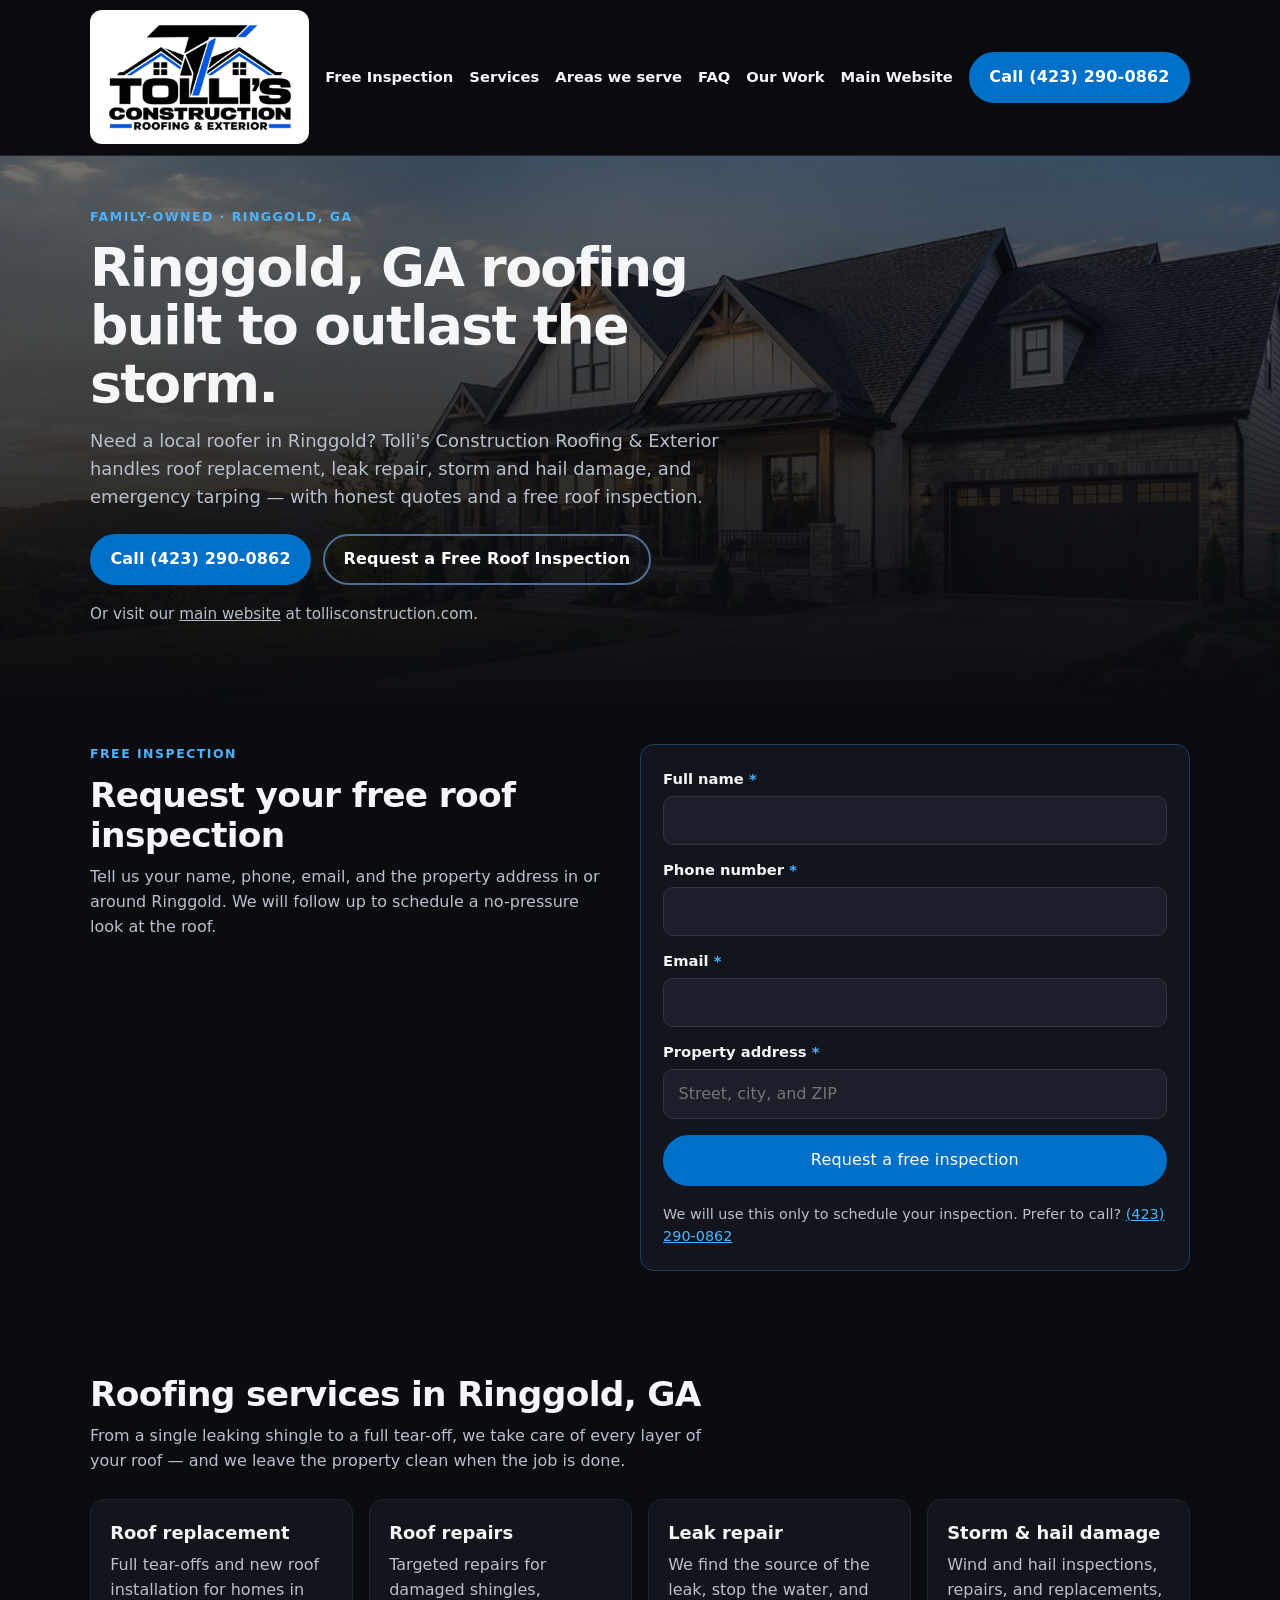
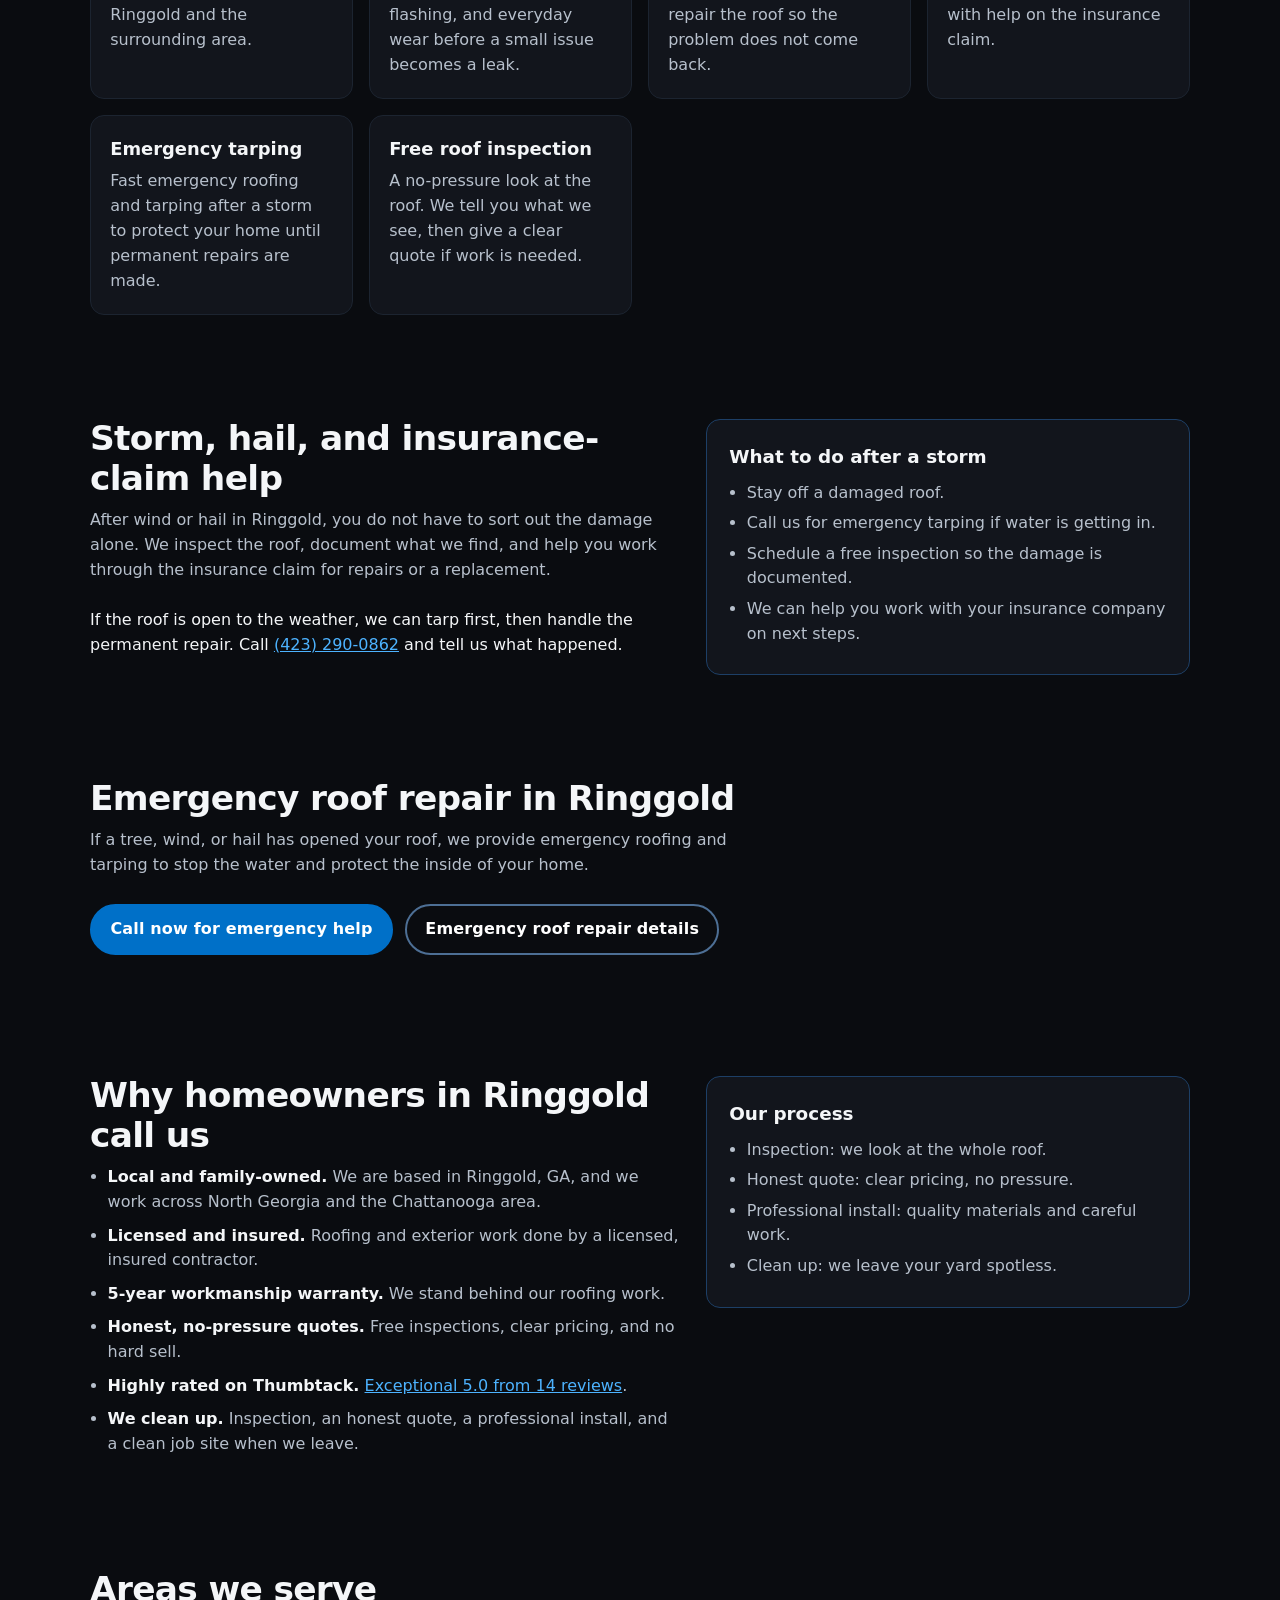
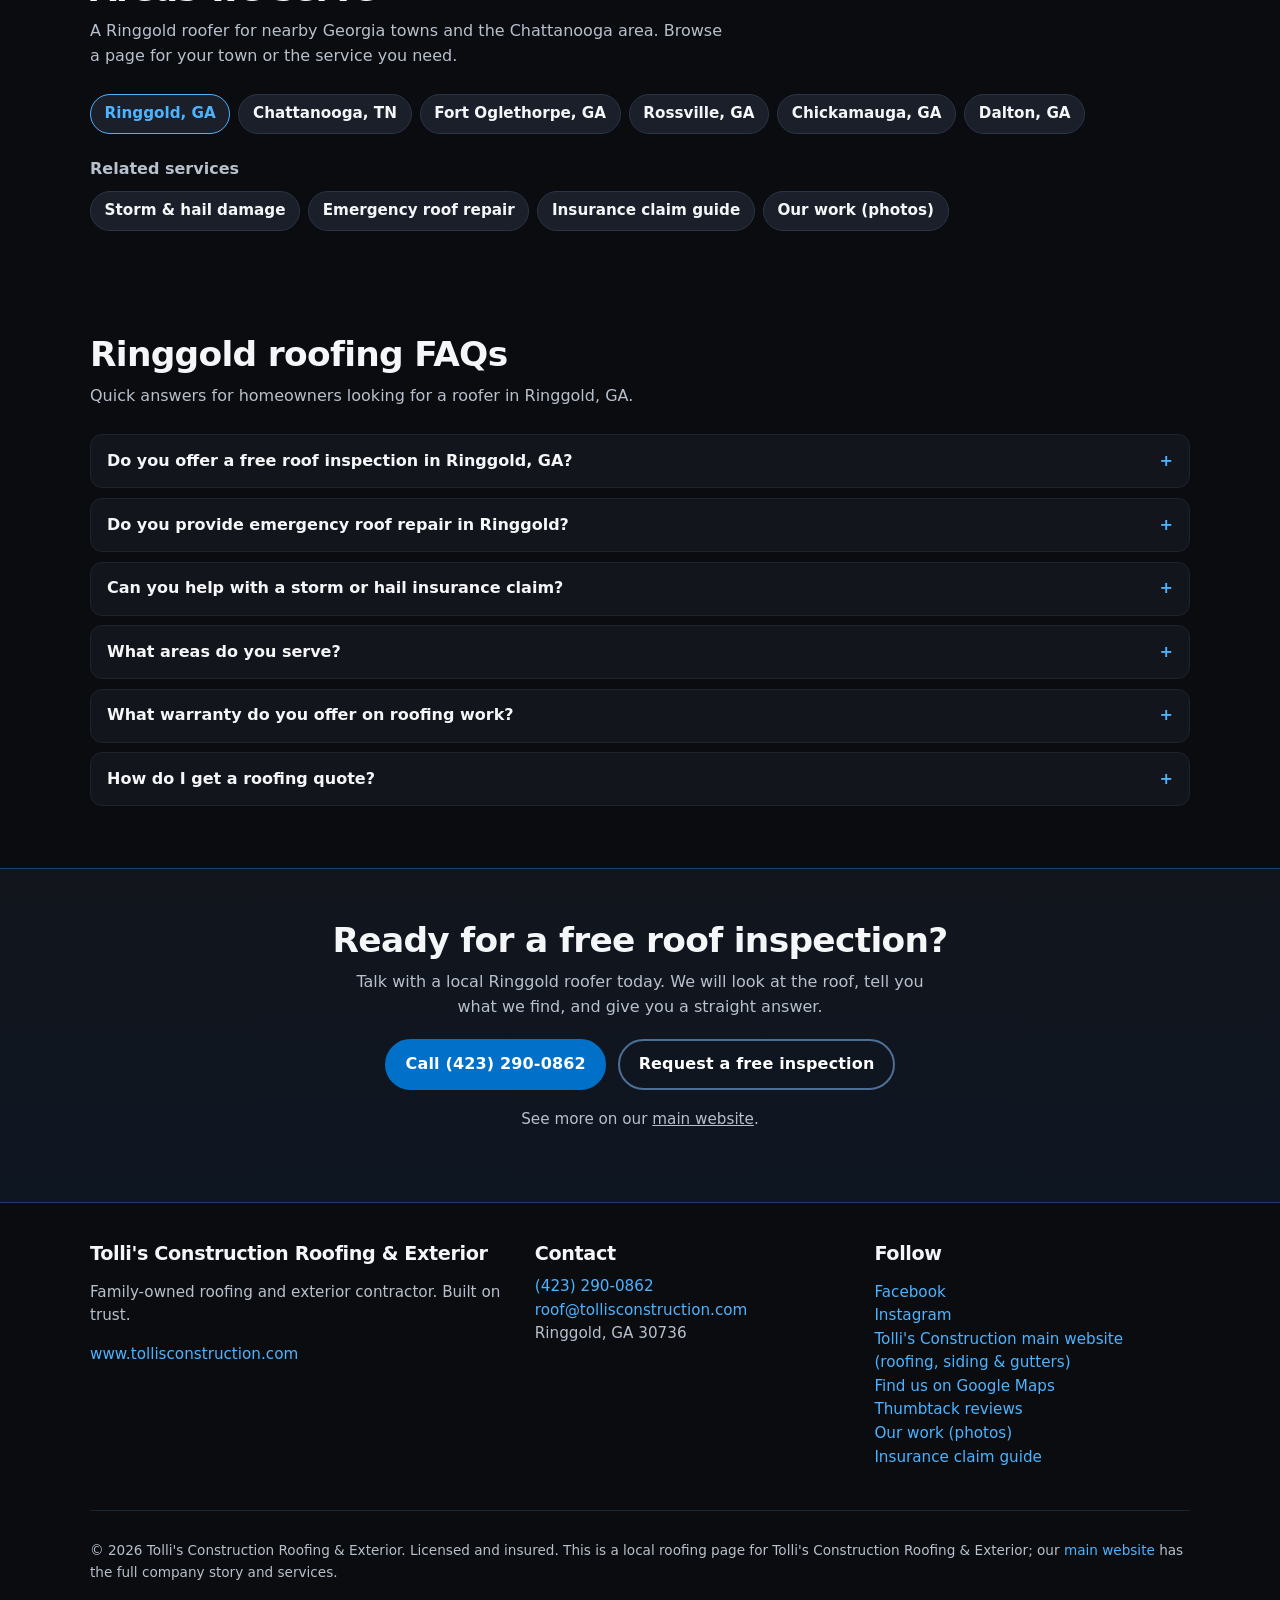
<file: index.html>
<!DOCTYPE html>
<html lang="en">
<head>
  <meta charset="utf-8">
  <meta name="viewport" content="width=device-width, initial-scale=1">
  <title>Ringgold GA Roofing | Roofer &amp; Emergency Roof Repair | Tolli's Construction Roofing &amp; Exterior</title>
  <meta name="description" content="Local Ringgold, GA roofing company for roof replacement, leak repair, storm and hail damage, and emergency tarping. Free roof inspection. Call Tolli's Construction at (423) 290-0862.">
  <link rel="canonical" href="https://tollisexcavation-lang.github.io/ringgold-roofing/">
  <meta name="robots" content="index,follow">
  <meta name="geo.region" content="US-GA">
  <meta name="geo.placename" content="Ringgold, Georgia">
  <meta property="og:type" content="website">
  <meta property="og:site_name" content="Tolli's Construction Roofing &amp; Exterior">
  <meta property="og:title" content="Ringgold GA Roofing | Roofer &amp; Emergency Roof Repair | Tolli's Construction Roofing &amp; Exterior">
  <meta property="og:description" content="Local Ringgold roofer for replacements, leak repair, storm damage, and emergency tarping. Free roof inspection. Call (423) 290-0862.">
  <meta property="og:url" content="https://tollisexcavation-lang.github.io/ringgold-roofing/">
  <meta property="og:image" content="https://tollisexcavation-lang.github.io/ringgold-roofing/assets/og.jpg">
  <meta property="og:image:width" content="1200">
  <meta property="og:image:height" content="630">
  <meta property="og:locale" content="en_US">
  <meta name="twitter:card" content="summary_large_image">
  <meta name="twitter:title" content="Ringgold GA Roofing | Tolli's Construction Roofing &amp; Exterior">
  <meta name="twitter:description" content="Local Ringgold roofer for replacements, leak repair, storm damage, and emergency tarping. Free roof inspection. Call (423) 290-0862.">
  <meta name="twitter:image" content="https://tollisexcavation-lang.github.io/ringgold-roofing/assets/og.jpg">
  <meta name="theme-color" content="#0a0c10">
  <link rel="icon" href="assets/favicon.ico" sizes="any">
  <link rel="icon" type="image/png" sizes="32x32" href="assets/favicon-32.png">
  <link rel="apple-touch-icon" href="assets/apple-touch-icon.png">
  <link rel="preload" as="image" href="assets/logo.webp" type="image/webp">
  <link rel="stylesheet" href="styles.css">
  <script type="application/ld+json">
{
  "@context": "https://schema.org",
  "@graph": [
    {
      "@type": "RoofingContractor",
      "@id": "https://www.tollisconstruction.com/#business",
      "name": "Tolli's Construction Roofing & Exterior",
      "alternateName": [
        "Tollis Construction",
        "Tollis Construction Roofing & Exterior"
      ],
      "url": "https://www.tollisconstruction.com",
      "image": "https://tollisexcavation-lang.github.io/ringgold-roofing/assets/logo.png",
      "logo": "https://tollisexcavation-lang.github.io/ringgold-roofing/assets/logo.png",
      "telephone": "+1-423-290-0862",
      "email": "roof@tollisconstruction.com",
      "address": {
        "@type": "PostalAddress",
        "addressLocality": "Ringgold",
        "addressRegion": "GA",
        "postalCode": "30736",
        "addressCountry": "US"
      },
      "areaServed": [
        {
          "@type": "City",
          "name": "Ringgold",
          "addressRegion": "GA"
        },
        {
          "@type": "City",
          "name": "Fort Oglethorpe",
          "addressRegion": "GA"
        },
        {
          "@type": "City",
          "name": "Rossville",
          "addressRegion": "GA"
        },
        {
          "@type": "City",
          "name": "Chickamauga",
          "addressRegion": "GA"
        },
        {
          "@type": "City",
          "name": "Dalton",
          "addressRegion": "GA"
        },
        {
          "@type": "City",
          "name": "Chattanooga",
          "addressRegion": "TN"
        }
      ],
      "description": "Family-owned roofing and exterior contractor in Ringgold, GA. Roof replacement, repairs, leak repair, storm and hail damage with insurance-claim help, and emergency tarping for Ringgold, Fort Oglethorpe, Rossville, Chickamauga, Dalton, and the Chattanooga area.",
      "sameAs": [
        "https://www.tollisconstruction.com",
        "https://maps.google.com/?cid=13175790418968073595",
        "https://www.facebook.com/people/Tollis-Construction-Roofing-Exterior/61579625409504/",
        "https://www.instagram.com/tollisconstruction/",
        "https://www.thumbtack.com/ga/ringgold/roofing/tollis-construction/service/579977442188017668"
      ],
      "hasOfferCatalog": {
        "@type": "OfferCatalog",
        "name": "Roofing services",
        "itemListElement": [
          {
            "@type": "Offer",
            "itemOffered": {
              "@type": "Service",
              "name": "Roof replacement"
            }
          },
          {
            "@type": "Offer",
            "itemOffered": {
              "@type": "Service",
              "name": "Roof repair"
            }
          },
          {
            "@type": "Offer",
            "itemOffered": {
              "@type": "Service",
              "name": "Roof leak repair"
            }
          },
          {
            "@type": "Offer",
            "itemOffered": {
              "@type": "Service",
              "name": "Storm and hail damage repair"
            }
          },
          {
            "@type": "Offer",
            "itemOffered": {
              "@type": "Service",
              "name": "Emergency roof tarping"
            }
          },
          {
            "@type": "Offer",
            "itemOffered": {
              "@type": "Service",
              "name": "Free roof inspection"
            }
          }
        ]
      },
      "hasMap": "https://maps.google.com/?cid=13175790418968073595"
    },
    {
      "@type": "WebPage",
      "@id": "https://tollisexcavation-lang.github.io/ringgold-roofing/#webpage",
      "url": "https://tollisexcavation-lang.github.io/ringgold-roofing/",
      "name": "Ringgold GA Roofing | Roofer & Emergency Roof Repair | Tolli's Construction Roofing & Exterior",
      "description": "Local Ringgold, GA roofing company for roof replacement, leak repair, storm and hail damage, and emergency tarping. Free roof inspection. Call Tolli's Construction at (423) 290-0862.",
      "isPartOf": {
        "@id": "https://www.tollisconstruction.com"
      },
      "about": {
        "@id": "https://www.tollisconstruction.com/#business"
      },
      "primaryImageOfPage": {
        "@type": "ImageObject",
        "url": "https://tollisexcavation-lang.github.io/ringgold-roofing/assets/og.jpg"
      }
    },
    {
      "@type": "FAQPage",
      "@id": "https://tollisexcavation-lang.github.io/ringgold-roofing/#faq",
      "mainEntity": [
        {
          "@type": "Question",
          "name": "Do you offer a free roof inspection in Ringgold, GA?",
          "acceptedAnswer": {
            "@type": "Answer",
            "text": "Yes. Fill out the form on this page, call (423) 290-0862, or email roof@tollisconstruction.com to schedule a free roof inspection."
          }
        },
        {
          "@type": "Question",
          "name": "Do you provide emergency roof repair in Ringgold?",
          "acceptedAnswer": {
            "@type": "Answer",
            "text": "Yes. We provide emergency roofing and tarping to stop leaks after wind and hail, then we can repair or replace the damaged roof."
          }
        },
        {
          "@type": "Question",
          "name": "Can you help with a storm or hail insurance claim?",
          "acceptedAnswer": {
            "@type": "Answer",
            "text": "Yes. We help homeowners document storm and hail damage and work through the insurance claim process for roof repairs and replacements."
          }
        },
        {
          "@type": "Question",
          "name": "What areas do you serve?",
          "acceptedAnswer": {
            "@type": "Answer",
            "text": "We are based in Ringgold, GA and serve Ringgold, Fort Oglethorpe, Rossville, Chickamauga, Dalton, Chattanooga, and nearby communities in North Georgia and Hamilton County, Tennessee."
          }
        },
        {
          "@type": "Question",
          "name": "What warranty do you offer on roofing work?",
          "acceptedAnswer": {
            "@type": "Answer",
            "text": "Tolli's Construction offers a 5-year workmanship warranty on our roofing work."
          }
        },
        {
          "@type": "Question",
          "name": "How do I get a roofing quote?",
          "acceptedAnswer": {
            "@type": "Answer",
            "text": "Use the inspection form on this page, call (423) 290-0862, email roof@tollisconstruction.com, or visit our main website to request a no-pressure quote after a free inspection."
          }
        }
      ]
    }
  ]
}
  </script>
  <script src="assets/utm.js" defer></script>
</head>
<body>
  <a class="skip" href="#main">Skip to content</a>
  <header class="site">
    <div class="wrap nav">
      <a class="brand" href="./" aria-label="Tolli's Construction Roofing &amp; Exterior">
        <picture>
          <source srcset="assets/logo.webp" type="image/webp">
          <img src="assets/logo.png" width="600" height="368" alt="Tolli's Construction Roofing &amp; Exterior logo">
        </picture>
      </a>
      <nav class="links" aria-label="Page">
        <a href="#inspect">Free Inspection</a>
        <a href="#services">Services</a>
        <a href="#area">Areas we serve</a>
        <a href="#faq">FAQ</a>
        <a href="our-work/">Our Work</a>
        <a href="https://www.tollisconstruction.com">Main Website</a>
      </nav>
      <a class="btn btn-call" href="tel:+14232900862">Call (423) 290-0862</a>
    </div>
  </header>

  <main id="main">
    <section class="hero">
      <div class="wrap">
        <p class="kicker">Family-owned · Ringgold, GA</p>
        <h1>Ringgold, GA roofing built to outlast the storm.</h1>
        <p class="lede">Need a local roofer in Ringgold? Tolli's Construction Roofing &amp; Exterior handles roof replacement, leak repair, storm and hail damage, and emergency tarping — with honest quotes and a free roof inspection.</p>
        <div class="cta-row">
          <a class="btn btn-call" href="tel:+14232900862">Call (423) 290-0862</a>
          <a class="btn btn-ghost" href="#inspect">Request a Free Roof Inspection</a>
        </div>
        <p class="fine">Or visit our <a href="https://www.tollisconstruction.com">main website</a> at tollisconstruction.com.</p>
      </div>
    </section>

    <section class="inspect" id="inspect">
      <div class="wrap inspect-layout">
        <div>
          <p class="kicker">Free inspection</p>
          <h2>Request your free roof inspection</h2>
          <p class="sub">Tell us your name, phone, email, and the property address in or around Ringgold. We will follow up to schedule a no-pressure look at the roof.</p>
        </div>
        <form class="lead-form panel" action="https://formsubmit.co/d77dd6da2845c3721cb0878c0e5c3f74" method="POST">
          <input type="hidden" name="_subject" value="New Ringgold roof inspection request">
          <input type="hidden" name="_template" value="table">
          <input type="hidden" name="_captcha" value="false">
          <input type="hidden" name="_next" value="https://tollisexcavation-lang.github.io/ringgold-roofing/thanks.html">
          <input type="hidden" name="Landing page" value="Ringgold roofing">
          <input type="hidden" name="Lead source" value="Website (no tracking tag)">
          <input type="hidden" name="utm_source" value="">
          <input type="text" name="_honey" class="hp" tabindex="-1" autocomplete="off">
          <div class="field">
            <label for="full-name">Full name <span class="req">*</span></label>
            <input id="full-name" type="text" name="name" autocomplete="name" required>
          </div>
          <div class="field">
            <label for="phone">Phone number <span class="req">*</span></label>
            <input id="phone" type="tel" name="phone" autocomplete="tel" inputmode="tel" required>
          </div>
          <div class="field">
            <label for="email">Email <span class="req">*</span></label>
            <input id="email" type="email" name="email" autocomplete="email" required>
          </div>
          <div class="field">
            <label for="address">Property address <span class="req">*</span></label>
            <input id="address" type="text" name="address" autocomplete="street-address" required placeholder="Street, city, and ZIP">
          </div>
          <button class="btn btn-call" type="submit">Request a free inspection</button>
          <p class="form-note">We will use this only to schedule your inspection. Prefer to call? <a href="tel:+14232900862">(423) 290-0862</a></p>
        </form>
      </div>
    </section>

    <section id="services">
      <div class="wrap">
        <h2>Roofing services in Ringgold, GA</h2>
        <p class="sub">From a single leaking shingle to a full tear-off, we take care of every layer of your roof — and we leave the property clean when the job is done.</p>
        <div class="grid">
          <article class="card">
            <h3>Roof replacement</h3>
            <p>Full tear-offs and new roof installation for homes in Ringgold and the surrounding area.</p>
          </article>
          <article class="card">
            <h3>Roof repairs</h3>
            <p>Targeted repairs for damaged shingles, flashing, and everyday wear before a small issue becomes a leak.</p>
          </article>
          <article class="card">
            <h3>Leak repair</h3>
            <p>We find the source of the leak, stop the water, and repair the roof so the problem does not come back.</p>
          </article>
          <article class="card">
            <h3>Storm &amp; hail damage</h3>
            <p>Wind and hail inspections, repairs, and replacements, with help on the insurance claim.</p>
          </article>
          <article class="card">
            <h3>Emergency tarping</h3>
            <p>Fast emergency roofing and tarping after a storm to protect your home until permanent repairs are made.</p>
          </article>
          <article class="card">
            <h3>Free roof inspection</h3>
            <p>A no-pressure look at the roof. We tell you what we see, then give a clear quote if work is needed.</p>
          </article>
        </div>
      </div>
    </section>

    <section id="storm">
      <div class="wrap split">
        <div>
          <h2>Storm, hail, and insurance-claim help</h2>
          <p class="sub">After wind or hail in Ringgold, you do not have to sort out the damage alone. We inspect the roof, document what we find, and help you work through the insurance claim for repairs or a replacement.</p>
          <p>If the roof is open to the weather, we can tarp first, then handle the permanent repair. Call <a href="tel:+14232900862">(423) 290-0862</a> and tell us what happened.</p>
        </div>
        <div class="panel">
          <h3>What to do after a storm</h3>
          <ul>
            <li>Stay off a damaged roof.</li>
            <li>Call us for emergency tarping if water is getting in.</li>
            <li>Schedule a free inspection so the damage is documented.</li>
            <li>We can help you work with your insurance company on next steps.</li>
          </ul>
        </div>
      </div>
    </section>

    <section id="emergency">
      <div class="wrap">
        <h2>Emergency roof repair in Ringgold</h2>
        <p class="sub">If a tree, wind, or hail has opened your roof, we provide emergency roofing and tarping to stop the water and protect the inside of your home.</p>
        <div class="cta-row">
          <a class="btn btn-call" href="tel:+14232900862">Call now for emergency help</a>
          <a class="btn btn-ghost" href="emergency-roof-repair/">Emergency roof repair details</a>
        </div>
      </div>
    </section>

    <section id="why">
      <div class="wrap split">
        <div>
          <h2>Why homeowners in Ringgold call us</h2>
          <ul class="why">
            <li><strong>Local and family-owned.</strong> We are based in Ringgold, GA, and we work across North Georgia and the Chattanooga area.</li>
            <li><strong>Licensed and insured.</strong> Roofing and exterior work done by a licensed, insured contractor.</li>
            <li><strong>5-year workmanship warranty.</strong> We stand behind our roofing work.</li>
            <li><strong>Honest, no-pressure quotes.</strong> Free inspections, clear pricing, and no hard sell.</li>
            <li><strong>Highly rated on Thumbtack.</strong> <a href="https://www.thumbtack.com/ga/ringgold/roofing/tollis-construction/service/579977442188017668">Exceptional 5.0 from 14 reviews</a>.</li>
            <li><strong>We clean up.</strong> Inspection, an honest quote, a professional install, and a clean job site when we leave.</li>
          </ul>
        </div>
        <div class="panel">
          <h3>Our process</h3>
          <ul>
            <li>Inspection: we look at the whole roof.</li>
            <li>Honest quote: clear pricing, no pressure.</li>
            <li>Professional install: quality materials and careful work.</li>
            <li>Clean up: we leave your yard spotless.</li>
          </ul>
        </div>
      </div>
    </section>

    <section id="area">
      <div class="wrap">
        <h2>Areas we serve</h2>
        <p class="sub">A Ringgold roofer for nearby Georgia towns and the Chattanooga area. Browse a page for your town or the service you need.</p>
        <div class="towns" aria-label="Towns we serve">
          <span class="town current">Ringgold, GA</span><a class="town" href="chattanooga-roofing/">Chattanooga, TN</a><a class="town" href="fort-oglethorpe-roofing/">Fort Oglethorpe, GA</a><a class="town" href="rossville-roofing/">Rossville, GA</a><a class="town" href="chickamauga-roofing/">Chickamauga, GA</a><a class="town" href="dalton-roofing/">Dalton, GA</a>
        </div>
        <p class="related">Related services</p>
        <div class="towns" aria-label="Related services">
          <a class="town" href="storm-damage-roof-repair/">Storm &amp; hail damage</a><a class="town" href="emergency-roof-repair/">Emergency roof repair</a><a class="town" href="insurance-claim-guide/">Insurance claim guide</a><a class="town" href="our-work/">Our work (photos)</a>
        </div>
      </div>
    </section>

    <section id="faq">
      <div class="wrap">
        <h2>Ringgold roofing FAQs</h2>
        <p class="sub">Quick answers for homeowners looking for a roofer in Ringgold, GA.</p>
        <details>
          <summary>Do you offer a free roof inspection in Ringgold, GA?</summary>
          <p>Yes. Fill out the form on this page, call <a href="tel:+14232900862">(423) 290-0862</a>, or email <a href="mailto:roof@tollisconstruction.com?subject=Free%20Roof%20Inspection%20in%20Ringgold">roof@tollisconstruction.com</a> to schedule a free roof inspection.</p>
        </details>
        <details>
          <summary>Do you provide emergency roof repair in Ringgold?</summary>
          <p>Yes. We provide emergency roofing and tarping to stop leaks after wind and hail, then we can repair or replace the damaged roof.</p>
        </details>
        <details>
          <summary>Can you help with a storm or hail insurance claim?</summary>
          <p>Yes. We help homeowners document storm and hail damage and work through the insurance claim process for roof repairs and replacements.</p>
        </details>
        <details>
          <summary>What areas do you serve?</summary>
          <p>We are based in Ringgold, GA and serve Ringgold, Fort Oglethorpe, Rossville, Chickamauga, Dalton, Chattanooga, and nearby communities in North Georgia and Hamilton County, Tennessee.</p>
        </details>
        <details>
          <summary>What warranty do you offer on roofing work?</summary>
          <p>Tolli's Construction offers a 5-year workmanship warranty on our roofing work.</p>
        </details>
        <details>
          <summary>How do I get a roofing quote?</summary>
          <p>Use the inspection form on this page, call <a href="tel:+14232900862">(423) 290-0862</a>, email <a href="mailto:roof@tollisconstruction.com">roof@tollisconstruction.com</a>, or visit our <a href="https://www.tollisconstruction.com">main website</a> to request a no-pressure quote after a free inspection.</p>
        </details>
      </div>
    </section>

    <section class="cta-band">
      <div class="wrap">
        <h2>Ready for a free roof inspection?</h2>
        <p>Talk with a local Ringgold roofer today. We will look at the roof, tell you what we find, and give you a straight answer.</p>
        <div class="cta-row">
          <a class="btn btn-call" href="tel:+14232900862">Call (423) 290-0862</a>
          <a class="btn btn-ghost" href="#inspect">Request a free inspection</a>
        </div>
        <p class="fine">See more on our <a href="https://www.tollisconstruction.com">main website</a>.</p>
      </div>
    </section>
  </main>

  <footer class="site">
    <div class="wrap cols">
      <div>
        <h2>Tolli's Construction Roofing &amp; Exterior</h2>
        <p>Family-owned roofing and exterior contractor. Built on trust.</p>
        <p><a href="https://www.tollisconstruction.com">www.tollisconstruction.com</a></p>
      </div>
      <div>
        <h2>Contact</h2>
        <address>
          <a href="tel:+14232900862">(423) 290-0862</a><br>
          <a href="mailto:roof@tollisconstruction.com">roof@tollisconstruction.com</a><br>
          Ringgold, GA 30736
        </address>
      </div>
      <div>
        <h2>Follow</h2>
        <p>
          <a href="https://www.facebook.com/people/Tollis-Construction-Roofing-Exterior/61579625409504/">Facebook</a><br>
          <a href="https://www.instagram.com/tollisconstruction/">Instagram</a><br>
          <a href="https://www.tollisconstruction.com">Tolli's Construction main website (roofing, siding &amp; gutters)</a><br>
          <a href="https://maps.google.com/?cid=13175790418968073595">Find us on Google Maps</a><br>
          <a href="https://www.thumbtack.com/ga/ringgold/roofing/tollis-construction/service/579977442188017668">Thumbtack reviews</a><br>
          <a href="our-work/">Our work (photos)</a><br>
          <a href="insurance-claim-guide/">Insurance claim guide</a>
        </p>
      </div>
    </div>
    <div class="wrap legal">
      <p>&copy; 2026 Tolli's Construction Roofing &amp; Exterior. Licensed and insured. This is a local roofing page for Tolli's Construction Roofing &amp; Exterior; our <a href="https://www.tollisconstruction.com">main website</a> has the full company story and services.</p>
    </div>
  </footer>

  <div class="phone-bar" aria-label="Quick contact">
    <a class="btn btn-call" href="tel:+14232900862">Call now</a>
    <a class="btn btn-ghost" href="#inspect">Free inspection</a>
  </div>
</body>
</html>
</file>
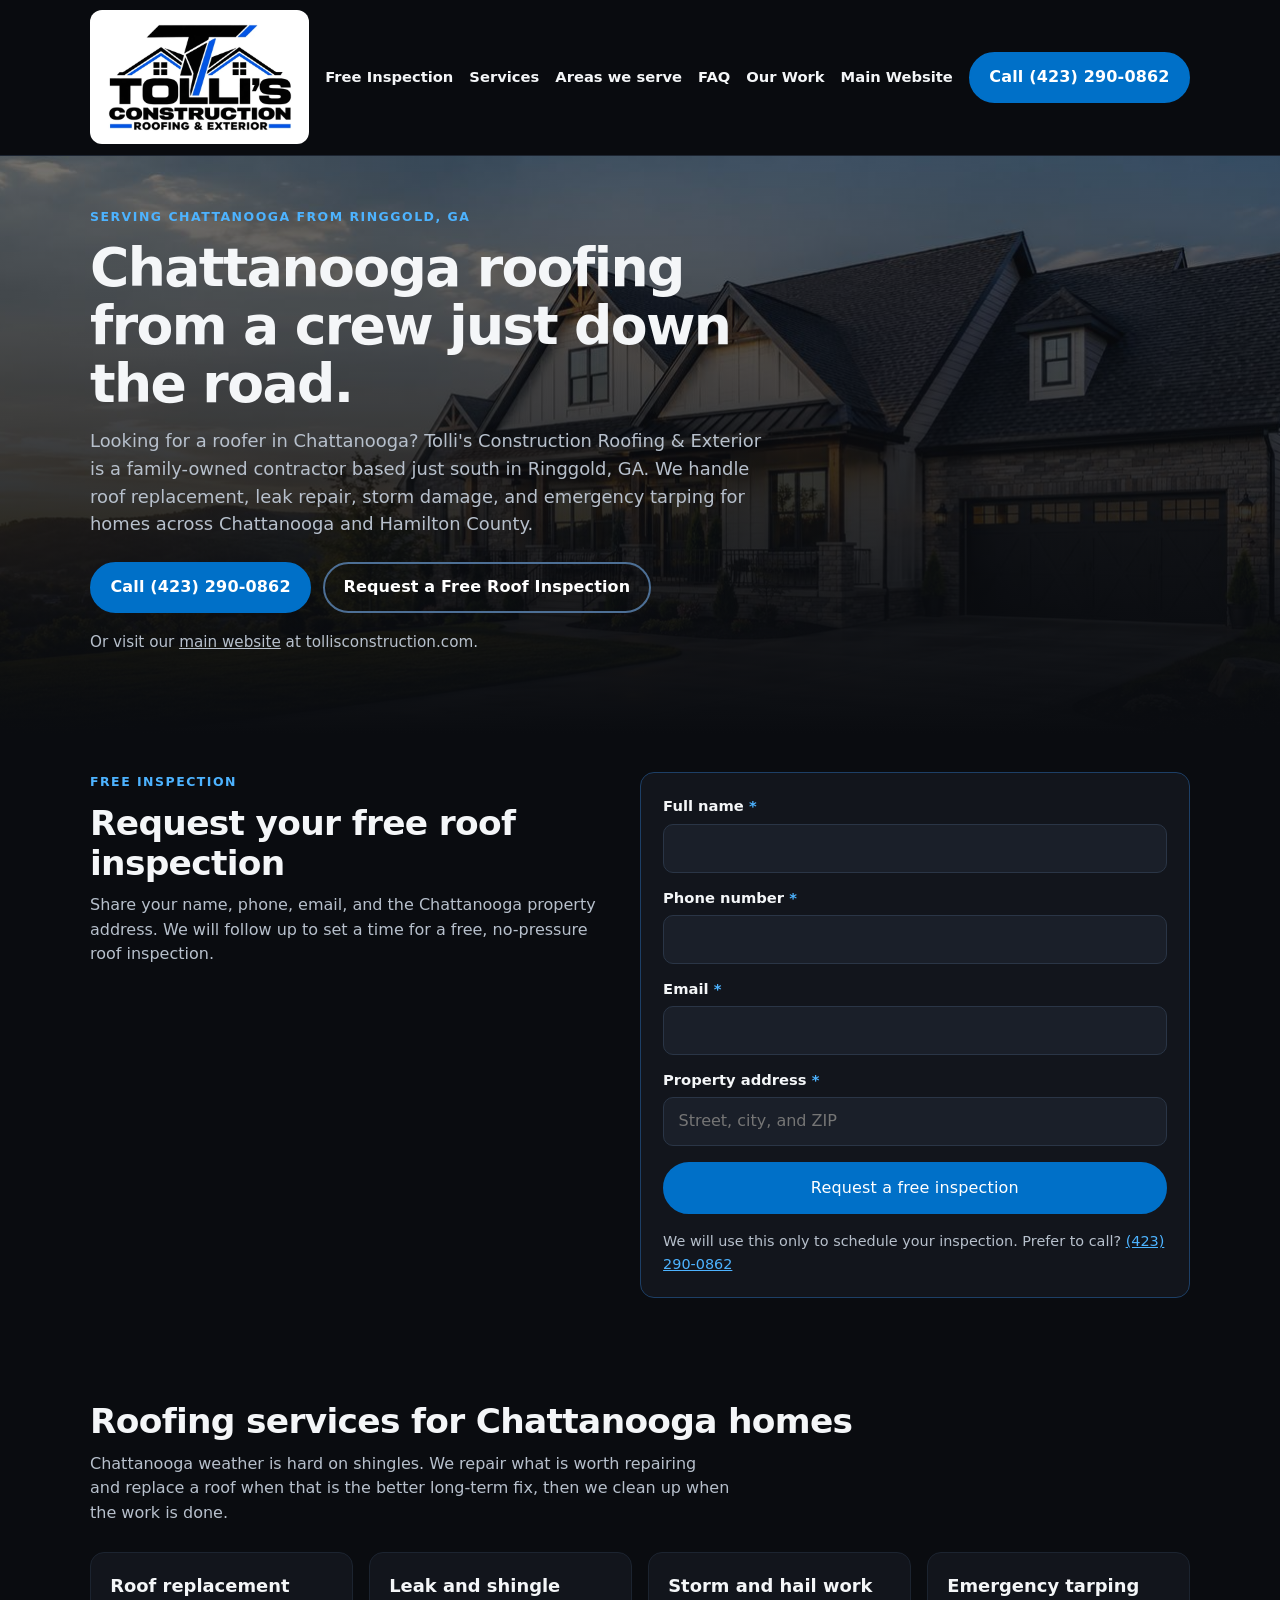
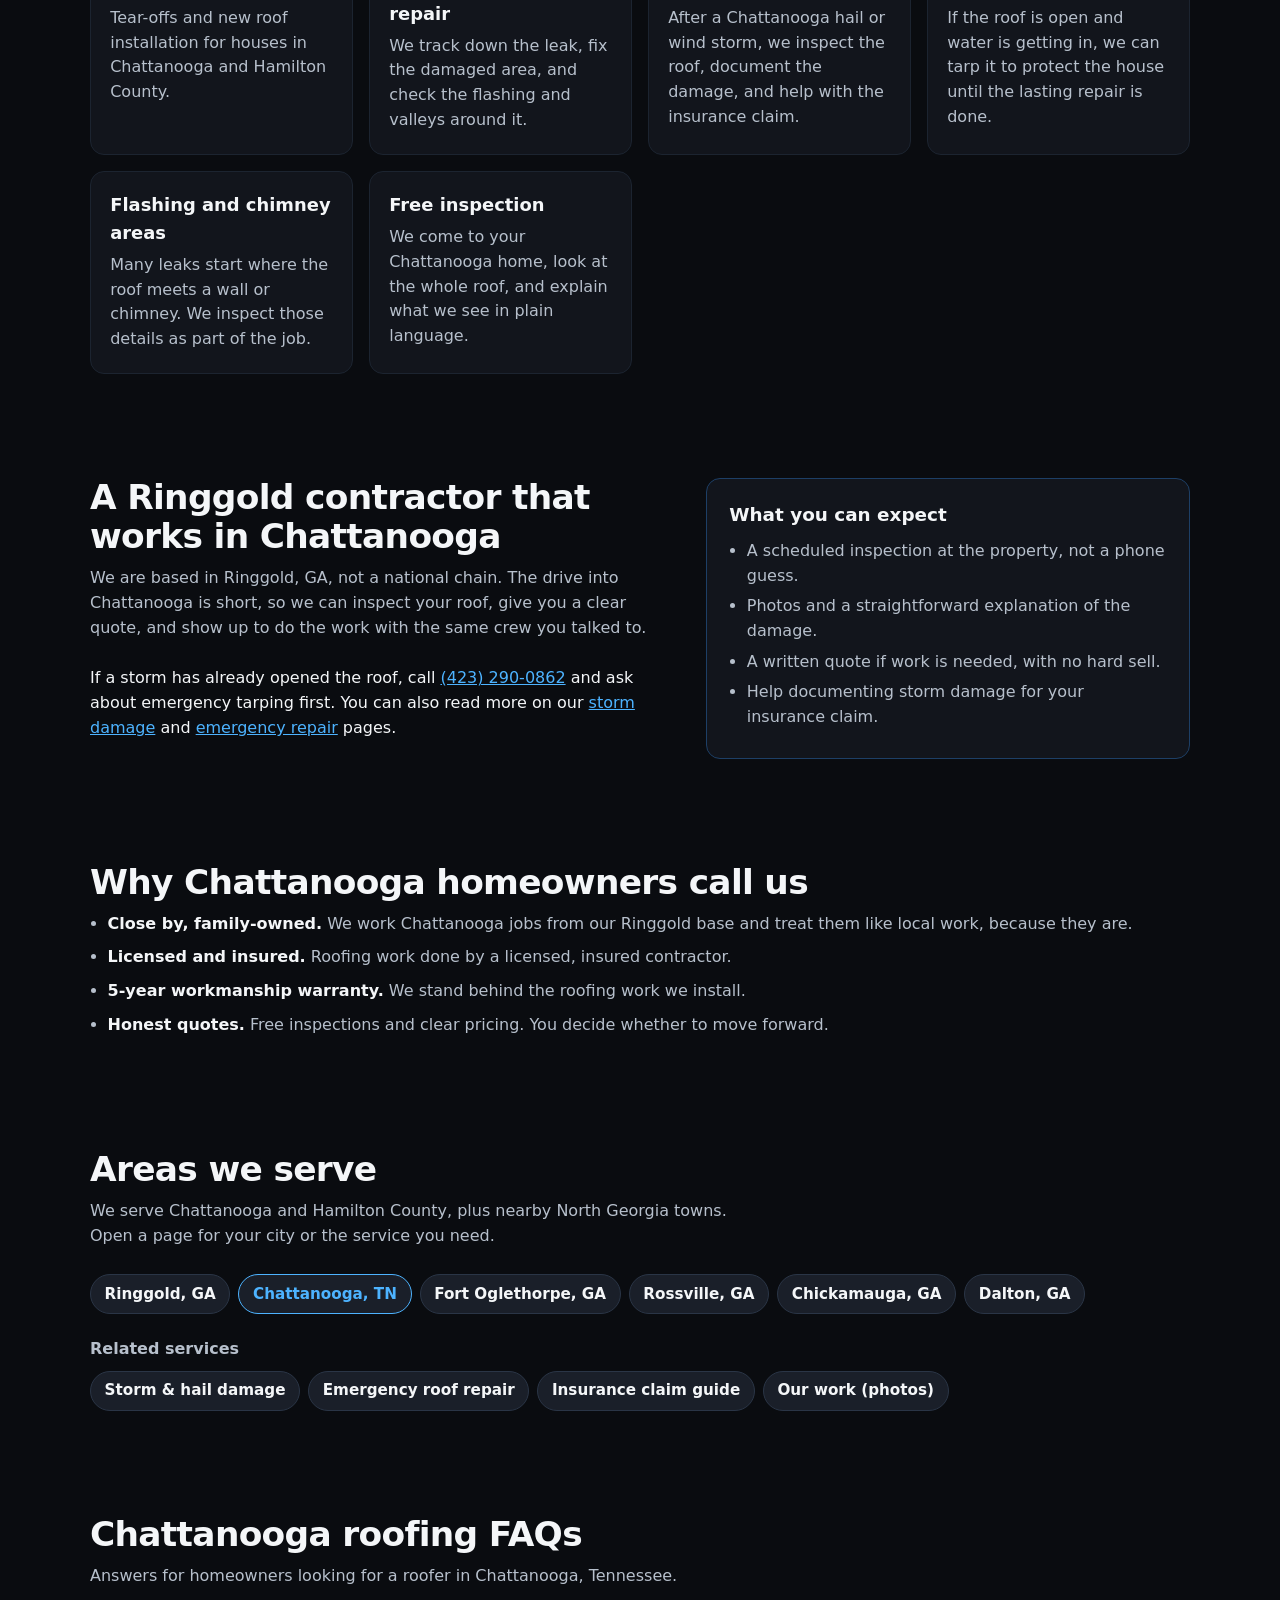
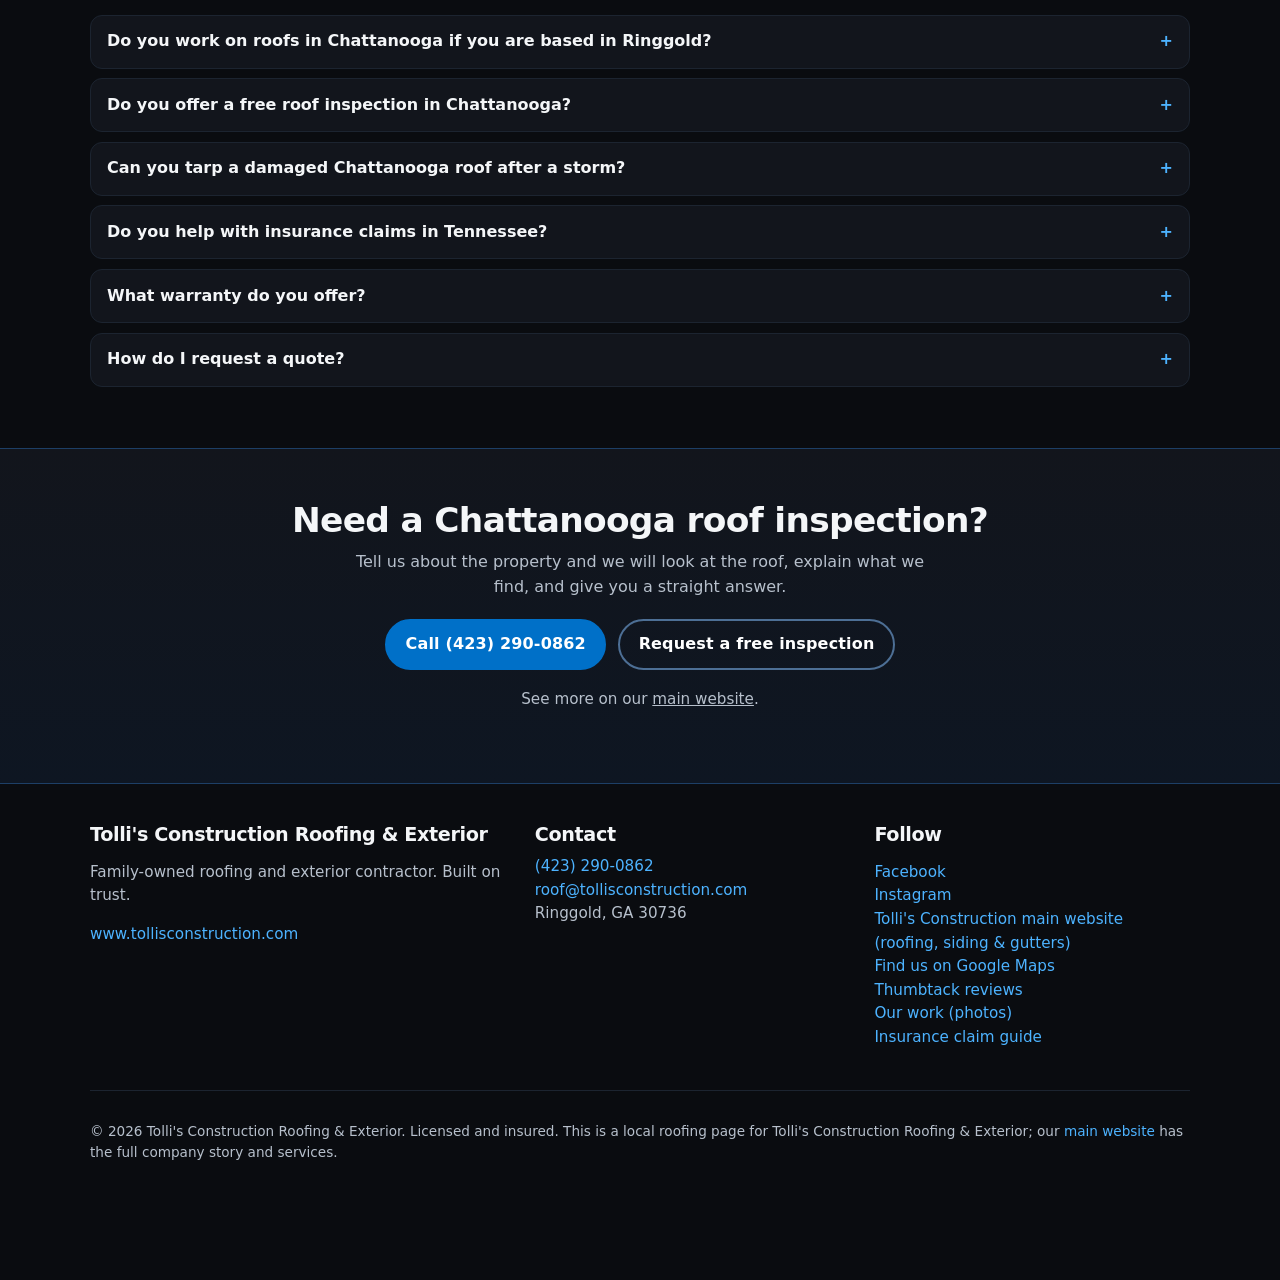
<file: chattanooga-roofing/index.html>
<!DOCTYPE html>
<html lang="en">
<head>
  <meta charset="utf-8">
  <meta name="viewport" content="width=device-width, initial-scale=1">
  <title>Chattanooga TN Roofing | Roof Repair &amp; Replacement | Tolli's Construction Roofing &amp; Exterior</title>
  <meta name="description" content="Roof replacement, leak repair, storm and hail damage, and emergency tarping for Chattanooga, TN homes. Free roof inspection from Tolli's Construction. Call (423) 290-0862.">
  <link rel="canonical" href="https://tollisexcavation-lang.github.io/ringgold-roofing/chattanooga-roofing/">
  <meta name="robots" content="index,follow">
  <meta name="geo.region" content="US-TN">
  <meta name="geo.placename" content="Chattanooga, Tennessee">
  <meta property="og:type" content="website">
  <meta property="og:site_name" content="Tolli's Construction Roofing &amp; Exterior">
  <meta property="og:title" content="Chattanooga TN Roofing | Roof Repair &amp; Replacement | Tolli's Construction Roofing &amp; Exterior">
  <meta property="og:description" content="Chattanooga roofer for replacements, leak repair, storm damage, and emergency tarping. Free inspection. Call (423) 290-0862.">
  <meta property="og:url" content="https://tollisexcavation-lang.github.io/ringgold-roofing/chattanooga-roofing/">
  <meta property="og:image" content="https://tollisexcavation-lang.github.io/ringgold-roofing/assets/og.jpg">
  <meta property="og:image:width" content="1200">
  <meta property="og:image:height" content="630">
  <meta property="og:locale" content="en_US">
  <meta name="twitter:card" content="summary_large_image">
  <meta name="twitter:title" content="Chattanooga TN Roofing | Tolli's Construction Roofing &amp; Exterior">
  <meta name="twitter:description" content="Chattanooga roofer for replacements, leak repair, storm damage, and emergency tarping. Free inspection. Call (423) 290-0862.">
  <meta name="twitter:image" content="https://tollisexcavation-lang.github.io/ringgold-roofing/assets/og.jpg">
  <meta name="theme-color" content="#0a0c10">
  <link rel="icon" href="../assets/favicon.ico" sizes="any">
  <link rel="icon" type="image/png" sizes="32x32" href="../assets/favicon-32.png">
  <link rel="apple-touch-icon" href="../assets/apple-touch-icon.png">
  <link rel="preload" as="image" href="../assets/logo.webp" type="image/webp">
  <link rel="stylesheet" href="../styles.css">
  <script type="application/ld+json">
{
  "@context": "https://schema.org",
  "@graph": [
    {
      "@type": "RoofingContractor",
      "@id": "https://www.tollisconstruction.com/#business",
      "name": "Tolli's Construction Roofing & Exterior",
      "alternateName": [
        "Tollis Construction",
        "Tollis Construction Roofing & Exterior"
      ],
      "url": "https://www.tollisconstruction.com",
      "image": "https://tollisexcavation-lang.github.io/ringgold-roofing/assets/logo.png",
      "logo": "https://tollisexcavation-lang.github.io/ringgold-roofing/assets/logo.png",
      "telephone": "+1-423-290-0862",
      "email": "roof@tollisconstruction.com",
      "address": {
        "@type": "PostalAddress",
        "addressLocality": "Ringgold",
        "addressRegion": "GA",
        "postalCode": "30736",
        "addressCountry": "US"
      },
      "areaServed": [
        {
          "@type": "City",
          "name": "Ringgold",
          "addressRegion": "GA"
        },
        {
          "@type": "City",
          "name": "Fort Oglethorpe",
          "addressRegion": "GA"
        },
        {
          "@type": "City",
          "name": "Rossville",
          "addressRegion": "GA"
        },
        {
          "@type": "City",
          "name": "Chickamauga",
          "addressRegion": "GA"
        },
        {
          "@type": "City",
          "name": "Dalton",
          "addressRegion": "GA"
        },
        {
          "@type": "City",
          "name": "Chattanooga",
          "addressRegion": "TN"
        }
      ],
      "description": "Family-owned roofing contractor based in Ringgold, GA, serving Chattanooga and Hamilton County with roof replacement, leak repair, storm and hail damage help, and emergency tarping.",
      "sameAs": [
        "https://www.tollisconstruction.com",
        "https://maps.google.com/?cid=13175790418968073595",
        "https://www.facebook.com/people/Tollis-Construction-Roofing-Exterior/61579625409504/",
        "https://www.instagram.com/tollisconstruction/",
        "https://www.thumbtack.com/ga/ringgold/roofing/tollis-construction/service/579977442188017668"
      ],
      "hasOfferCatalog": {
        "@type": "OfferCatalog",
        "name": "Roofing services",
        "itemListElement": [
          {
            "@type": "Offer",
            "itemOffered": {
              "@type": "Service",
              "name": "Roof replacement"
            }
          },
          {
            "@type": "Offer",
            "itemOffered": {
              "@type": "Service",
              "name": "Roof repair"
            }
          },
          {
            "@type": "Offer",
            "itemOffered": {
              "@type": "Service",
              "name": "Roof leak repair"
            }
          },
          {
            "@type": "Offer",
            "itemOffered": {
              "@type": "Service",
              "name": "Storm and hail damage repair"
            }
          },
          {
            "@type": "Offer",
            "itemOffered": {
              "@type": "Service",
              "name": "Emergency roof tarping"
            }
          },
          {
            "@type": "Offer",
            "itemOffered": {
              "@type": "Service",
              "name": "Free roof inspection"
            }
          }
        ]
      },
      "hasMap": "https://maps.google.com/?cid=13175790418968073595"
    },
    {
      "@type": "WebPage",
      "@id": "https://tollisexcavation-lang.github.io/ringgold-roofing/chattanooga-roofing/#webpage",
      "url": "https://tollisexcavation-lang.github.io/ringgold-roofing/chattanooga-roofing/",
      "name": "Chattanooga TN Roofing | Roof Repair & Replacement | Tolli's Construction Roofing & Exterior",
      "description": "Roof replacement, leak repair, storm and hail damage, and emergency tarping for Chattanooga, TN homes. Free roof inspection from Tolli's Construction. Call (423) 290-0862.",
      "isPartOf": {
        "@id": "https://www.tollisconstruction.com"
      },
      "about": {
        "@id": "https://www.tollisconstruction.com/#business"
      },
      "primaryImageOfPage": {
        "@type": "ImageObject",
        "url": "https://tollisexcavation-lang.github.io/ringgold-roofing/assets/og.jpg"
      }
    },
    {
      "@type": "FAQPage",
      "@id": "https://tollisexcavation-lang.github.io/ringgold-roofing/chattanooga-roofing/#faq",
      "mainEntity": [
        {
          "@type": "Question",
          "name": "Do you work on roofs in Chattanooga if you are based in Ringgold?",
          "acceptedAnswer": {
            "@type": "Answer",
            "text": "Yes. Tolli's Construction is based in Ringgold, GA, and we regularly serve Chattanooga and Hamilton County. The drive is short, and we come to your house for the inspection and the work."
          }
        },
        {
          "@type": "Question",
          "name": "Do you offer a free roof inspection in Chattanooga?",
          "acceptedAnswer": {
            "@type": "Answer",
            "text": "Yes. Fill out the form on this page or call (423) 290-0862 to schedule a free, no-pressure inspection."
          }
        },
        {
          "@type": "Question",
          "name": "Can you tarp a damaged Chattanooga roof after a storm?",
          "acceptedAnswer": {
            "@type": "Answer",
            "text": "Yes. If wind, hail, or a fallen limb has opened the roof, we provide emergency tarping to help stop the water, then we can plan the lasting repair or replacement."
          }
        },
        {
          "@type": "Question",
          "name": "Do you help with insurance claims in Tennessee?",
          "acceptedAnswer": {
            "@type": "Answer",
            "text": "Yes. We inspect and document storm or hail damage and help you work through the insurance claim for repairs or a replacement. We cannot promise a claim will be approved."
          }
        },
        {
          "@type": "Question",
          "name": "What warranty do you offer?",
          "acceptedAnswer": {
            "@type": "Answer",
            "text": "Tolli's Construction offers a 5-year workmanship warranty on our roofing work."
          }
        },
        {
          "@type": "Question",
          "name": "How do I request a quote?",
          "acceptedAnswer": {
            "@type": "Answer",
            "text": "Use the form above, call (423) 290-0862, or visit our main website."
          }
        }
      ]
    },
    {
      "@type": "BreadcrumbList",
      "@id": "https://tollisexcavation-lang.github.io/ringgold-roofing/chattanooga-roofing/#breadcrumb",
      "itemListElement": [
        {
          "@type": "ListItem",
          "position": 1,
          "name": "Ringgold GA Roofing",
          "item": "https://tollisexcavation-lang.github.io/ringgold-roofing/"
        },
        {
          "@type": "ListItem",
          "position": 2,
          "name": "Chattanooga Roofing",
          "item": "https://tollisexcavation-lang.github.io/ringgold-roofing/chattanooga-roofing/"
        }
      ]
    }
  ]
}
  </script>
  <script src="../assets/utm.js" defer></script>
</head>
<body>
  <a class="skip" href="#main">Skip to content</a>
  <header class="site">
    <div class="wrap nav">
      <a class="brand" href="../" aria-label="Tolli's Construction Roofing &amp; Exterior">
        <picture>
          <source srcset="../assets/logo.webp" type="image/webp">
          <img src="../assets/logo.png" width="600" height="368" alt="Tolli's Construction Roofing &amp; Exterior logo">
        </picture>
      </a>
      <nav class="links" aria-label="Page">
        <a href="#inspect">Free Inspection</a>
        <a href="#services">Services</a>
        <a href="#area">Areas we serve</a>
        <a href="#faq">FAQ</a>
        <a href="../our-work/">Our Work</a>
        <a href="https://www.tollisconstruction.com">Main Website</a>
      </nav>
      <a class="btn btn-call" href="tel:+14232900862">Call (423) 290-0862</a>
    </div>
  </header>

  <main id="main">
    <section class="hero">
      <div class="wrap">
        <p class="kicker">Serving Chattanooga from Ringgold, GA</p>
        <h1>Chattanooga roofing from a crew just down the road.</h1>
        <p class="lede">Looking for a roofer in Chattanooga? Tolli's Construction Roofing &amp; Exterior is a family-owned contractor based just south in Ringgold, GA. We handle roof replacement, leak repair, storm damage, and emergency tarping for homes across Chattanooga and Hamilton County.</p>
        <div class="cta-row">
          <a class="btn btn-call" href="tel:+14232900862">Call (423) 290-0862</a>
          <a class="btn btn-ghost" href="#inspect">Request a Free Roof Inspection</a>
        </div>
        <p class="fine">Or visit our <a href="https://www.tollisconstruction.com">main website</a> at tollisconstruction.com.</p>
      </div>
    </section>

    <section class="inspect" id="inspect">
      <div class="wrap inspect-layout">
        <div>
          <p class="kicker">Free inspection</p>
          <h2>Request your free roof inspection</h2>
          <p class="sub">Share your name, phone, email, and the Chattanooga property address. We will follow up to set a time for a free, no-pressure roof inspection.</p>
        </div>
        <form class="lead-form panel" action="https://formsubmit.co/d77dd6da2845c3721cb0878c0e5c3f74" method="POST">
          <input type="hidden" name="_subject" value="New Chattanooga roof inspection request">
          <input type="hidden" name="_template" value="table">
          <input type="hidden" name="_captcha" value="false">
          <input type="hidden" name="_next" value="https://tollisexcavation-lang.github.io/ringgold-roofing/thanks.html">
          <input type="hidden" name="Landing page" value="Chattanooga roofing">
          <input type="hidden" name="Lead source" value="Website (no tracking tag)">
          <input type="hidden" name="utm_source" value="">
          <input type="text" name="_honey" class="hp" tabindex="-1" autocomplete="off">
          <div class="field">
            <label for="full-name">Full name <span class="req">*</span></label>
            <input id="full-name" type="text" name="name" autocomplete="name" required>
          </div>
          <div class="field">
            <label for="phone">Phone number <span class="req">*</span></label>
            <input id="phone" type="tel" name="phone" autocomplete="tel" inputmode="tel" required>
          </div>
          <div class="field">
            <label for="email">Email <span class="req">*</span></label>
            <input id="email" type="email" name="email" autocomplete="email" required>
          </div>
          <div class="field">
            <label for="address">Property address <span class="req">*</span></label>
            <input id="address" type="text" name="address" autocomplete="street-address" required placeholder="Street, city, and ZIP">
          </div>
          <button class="btn btn-call" type="submit">Request a free inspection</button>
          <p class="form-note">We will use this only to schedule your inspection. Prefer to call? <a href="tel:+14232900862">(423) 290-0862</a></p>
        </form>
      </div>
    </section>

    <section id="services">
      <div class="wrap">
        <h2>Roofing services for Chattanooga homes</h2>
        <p class="sub">Chattanooga weather is hard on shingles. We repair what is worth repairing and replace a roof when that is the better long-term fix, then we clean up when the work is done.</p>
        <div class="grid">
          <article class="card">
            <h3>Roof replacement</h3>
            <p>Tear-offs and new roof installation for houses in Chattanooga and Hamilton County.</p>
          </article>
          <article class="card">
            <h3>Leak and shingle repair</h3>
            <p>We track down the leak, fix the damaged area, and check the flashing and valleys around it.</p>
          </article>
          <article class="card">
            <h3>Storm and hail work</h3>
            <p>After a Chattanooga hail or wind storm, we inspect the roof, document the damage, and help with the insurance claim.</p>
          </article>
          <article class="card">
            <h3>Emergency tarping</h3>
            <p>If the roof is open and water is getting in, we can tarp it to protect the house until the lasting repair is done.</p>
          </article>
          <article class="card">
            <h3>Flashing and chimney areas</h3>
            <p>Many leaks start where the roof meets a wall or chimney. We inspect those details as part of the job.</p>
          </article>
          <article class="card">
            <h3>Free inspection</h3>
            <p>We come to your Chattanooga home, look at the whole roof, and explain what we see in plain language.</p>
          </article>
        </div>
      </div>
    </section>

    <section id="storm">
      <div class="wrap split">
        <div>
          <h2>A Ringgold contractor that works in Chattanooga</h2>
          <p class="sub">We are based in Ringgold, GA, not a national chain. The drive into Chattanooga is short, so we can inspect your roof, give you a clear quote, and show up to do the work with the same crew you talked to.</p>
          <p>If a storm has already opened the roof, call <a href="tel:+14232900862">(423) 290-0862</a> and ask about emergency tarping first. You can also read more on our <a href="../storm-damage-roof-repair/">storm damage</a> and <a href="../emergency-roof-repair/">emergency repair</a> pages.</p>
        </div>
        <div class="panel">
          <h3>What you can expect</h3>
          <ul>
            <li>A scheduled inspection at the property, not a phone guess.</li>
            <li>Photos and a straightforward explanation of the damage.</li>
            <li>A written quote if work is needed, with no hard sell.</li>
            <li>Help documenting storm damage for your insurance claim.</li>
          </ul>
        </div>
      </div>
    </section>

    <section id="why">
      <div class="wrap">
        <h2>Why Chattanooga homeowners call us</h2>
        <ul class="why">
          <li><strong>Close by, family-owned.</strong> We work Chattanooga jobs from our Ringgold base and treat them like local work, because they are.</li>
          <li><strong>Licensed and insured.</strong> Roofing work done by a licensed, insured contractor.</li>
          <li><strong>5-year workmanship warranty.</strong> We stand behind the roofing work we install.</li>
          <li><strong>Honest quotes.</strong> Free inspections and clear pricing. You decide whether to move forward.</li>
        </ul>
      </div>
    </section>

    <section id="area">
      <div class="wrap">
        <h2>Areas we serve</h2>
        <p class="sub">We serve Chattanooga and Hamilton County, plus nearby North Georgia towns. Open a page for your city or the service you need.</p>
        <div class="towns" aria-label="Towns we serve">
          <a class="town" href="../">Ringgold, GA</a><span class="town current">Chattanooga, TN</span><a class="town" href="../fort-oglethorpe-roofing/">Fort Oglethorpe, GA</a><a class="town" href="../rossville-roofing/">Rossville, GA</a><a class="town" href="../chickamauga-roofing/">Chickamauga, GA</a><a class="town" href="../dalton-roofing/">Dalton, GA</a>
        </div>
        <p class="related">Related services</p>
        <div class="towns" aria-label="Related services">
          <a class="town" href="../storm-damage-roof-repair/">Storm &amp; hail damage</a><a class="town" href="../emergency-roof-repair/">Emergency roof repair</a><a class="town" href="../insurance-claim-guide/">Insurance claim guide</a><a class="town" href="../our-work/">Our work (photos)</a>
        </div>
      </div>
    </section>

    <section id="faq">
      <div class="wrap">
        <h2>Chattanooga roofing FAQs</h2>
        <p class="sub">Answers for homeowners looking for a roofer in Chattanooga, Tennessee.</p>
        <details>
          <summary>Do you work on roofs in Chattanooga if you are based in Ringgold?</summary>
          <p>Yes. Tolli's Construction is based in Ringgold, GA, and we regularly serve Chattanooga and Hamilton County. The drive is short, and we come to your house for the inspection and the work.</p>
        </details>
        <details>
          <summary>Do you offer a free roof inspection in Chattanooga?</summary>
          <p>Yes. Fill out the form on this page or call <a href="tel:+14232900862">(423) 290-0862</a> to schedule a free, no-pressure inspection.</p>
        </details>
        <details>
          <summary>Can you tarp a damaged Chattanooga roof after a storm?</summary>
          <p>Yes. If wind, hail, or a fallen limb has opened the roof, we provide emergency tarping to help stop the water, then we can plan the lasting repair or replacement.</p>
        </details>
        <details>
          <summary>Do you help with insurance claims in Tennessee?</summary>
          <p>Yes. We inspect and document storm or hail damage and help you work through the insurance claim for repairs or a replacement. We cannot promise a claim will be approved.</p>
        </details>
        <details>
          <summary>What warranty do you offer?</summary>
          <p>Tolli's Construction offers a 5-year workmanship warranty on our roofing work.</p>
        </details>
        <details>
          <summary>How do I request a quote?</summary>
          <p>Use the form above, call <a href="tel:+14232900862">(423) 290-0862</a>, or visit our <a href="https://www.tollisconstruction.com">main website</a>.</p>
        </details>
      </div>
    </section>

    <section class="cta-band">
      <div class="wrap">
        <h2>Need a Chattanooga roof inspection?</h2>
        <p>Tell us about the property and we will look at the roof, explain what we find, and give you a straight answer.</p>
        <div class="cta-row">
          <a class="btn btn-call" href="tel:+14232900862">Call (423) 290-0862</a>
          <a class="btn btn-ghost" href="#inspect">Request a free inspection</a>
        </div>
        <p class="fine">See more on our <a href="https://www.tollisconstruction.com">main website</a>.</p>
      </div>
    </section>
  </main>

  <footer class="site">
    <div class="wrap cols">
      <div>
        <h2>Tolli's Construction Roofing &amp; Exterior</h2>
        <p>Family-owned roofing and exterior contractor. Built on trust.</p>
        <p><a href="https://www.tollisconstruction.com">www.tollisconstruction.com</a></p>
      </div>
      <div>
        <h2>Contact</h2>
        <address>
          <a href="tel:+14232900862">(423) 290-0862</a><br>
          <a href="mailto:roof@tollisconstruction.com">roof@tollisconstruction.com</a><br>
          Ringgold, GA 30736
        </address>
      </div>
      <div>
        <h2>Follow</h2>
        <p>
          <a href="https://www.facebook.com/people/Tollis-Construction-Roofing-Exterior/61579625409504/">Facebook</a><br>
          <a href="https://www.instagram.com/tollisconstruction/">Instagram</a><br>
          <a href="https://www.tollisconstruction.com">Tolli's Construction main website (roofing, siding &amp; gutters)</a><br>
          <a href="https://maps.google.com/?cid=13175790418968073595">Find us on Google Maps</a><br>
          <a href="https://www.thumbtack.com/ga/ringgold/roofing/tollis-construction/service/579977442188017668">Thumbtack reviews</a><br>
          <a href="../our-work/">Our work (photos)</a><br>
          <a href="../insurance-claim-guide/">Insurance claim guide</a>
        </p>
      </div>
    </div>
    <div class="wrap legal">
      <p>&copy; 2026 Tolli's Construction Roofing &amp; Exterior. Licensed and insured. This is a local roofing page for Tolli's Construction Roofing &amp; Exterior; our <a href="https://www.tollisconstruction.com">main website</a> has the full company story and services.</p>
    </div>
  </footer>

  <div class="phone-bar" aria-label="Quick contact">
    <a class="btn btn-call" href="tel:+14232900862">Call now</a>
    <a class="btn btn-ghost" href="#inspect">Free inspection</a>
  </div>
</body>
</html>
</file>
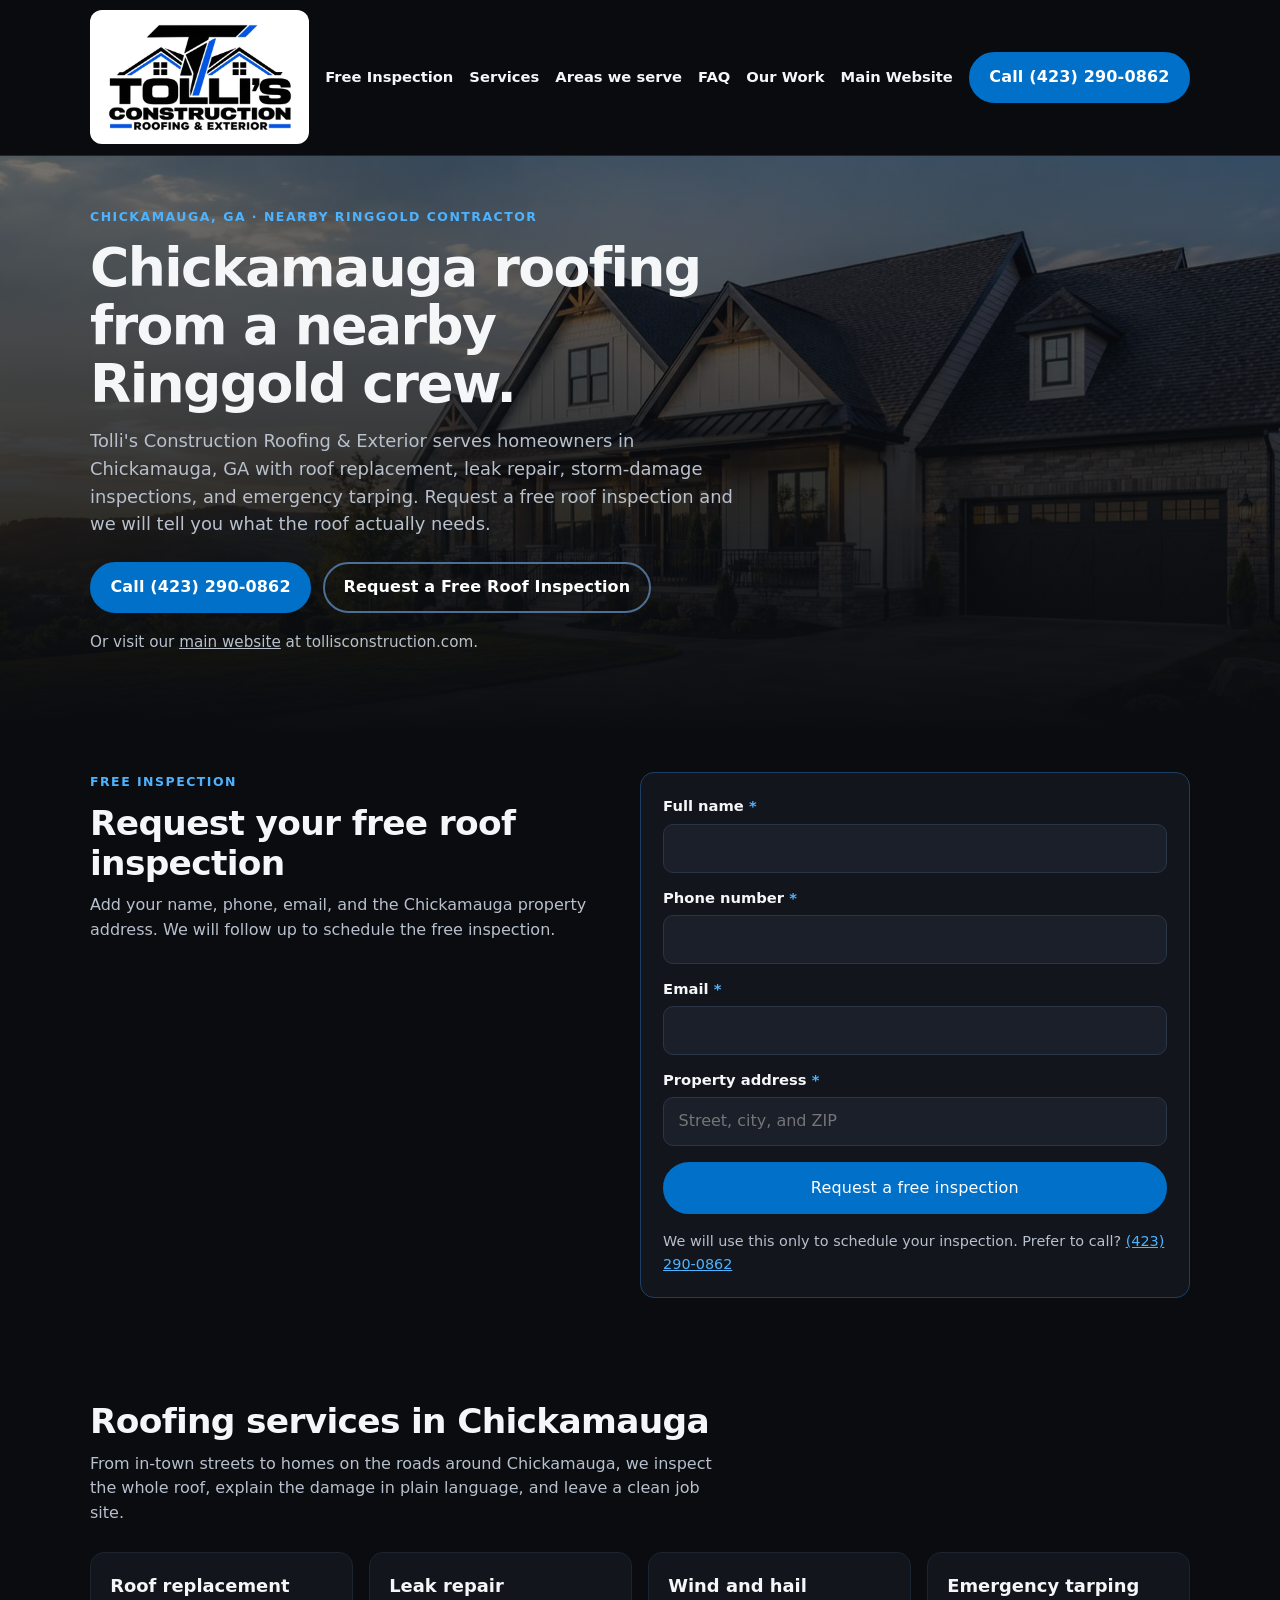
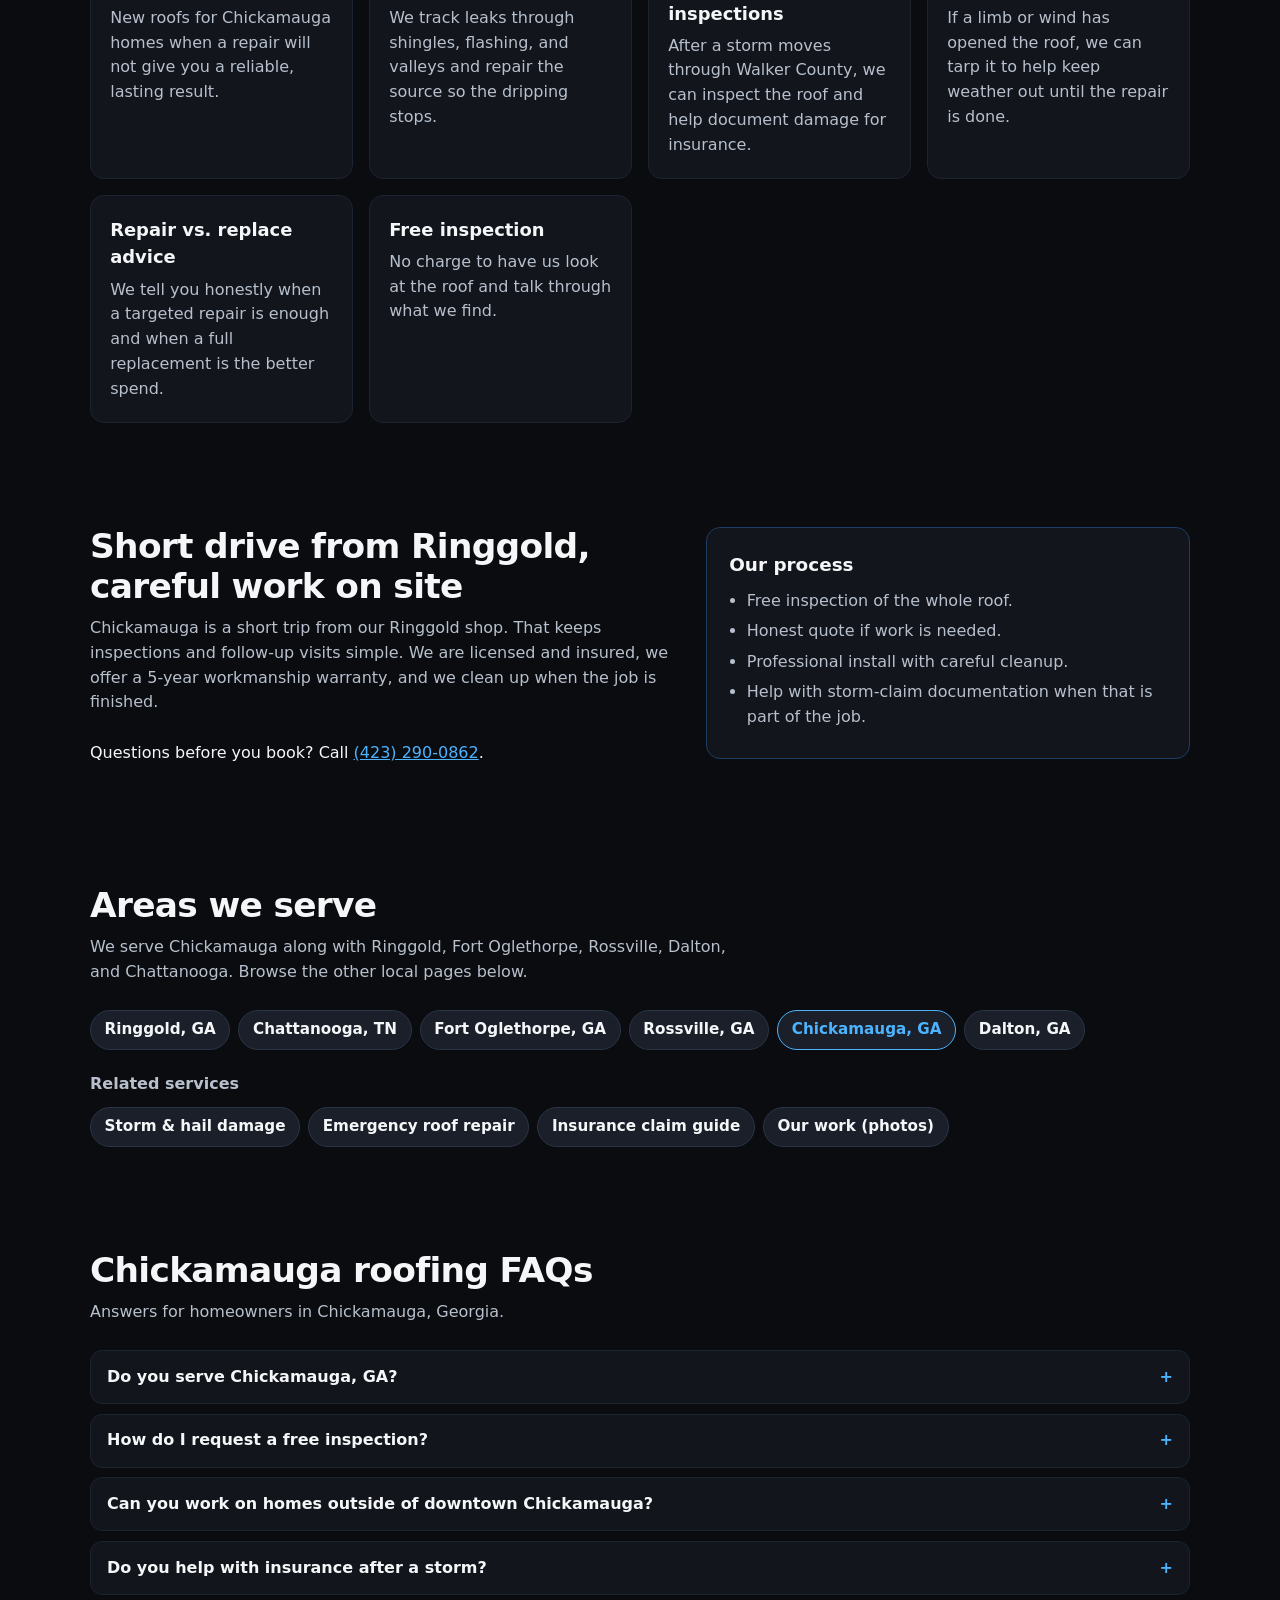
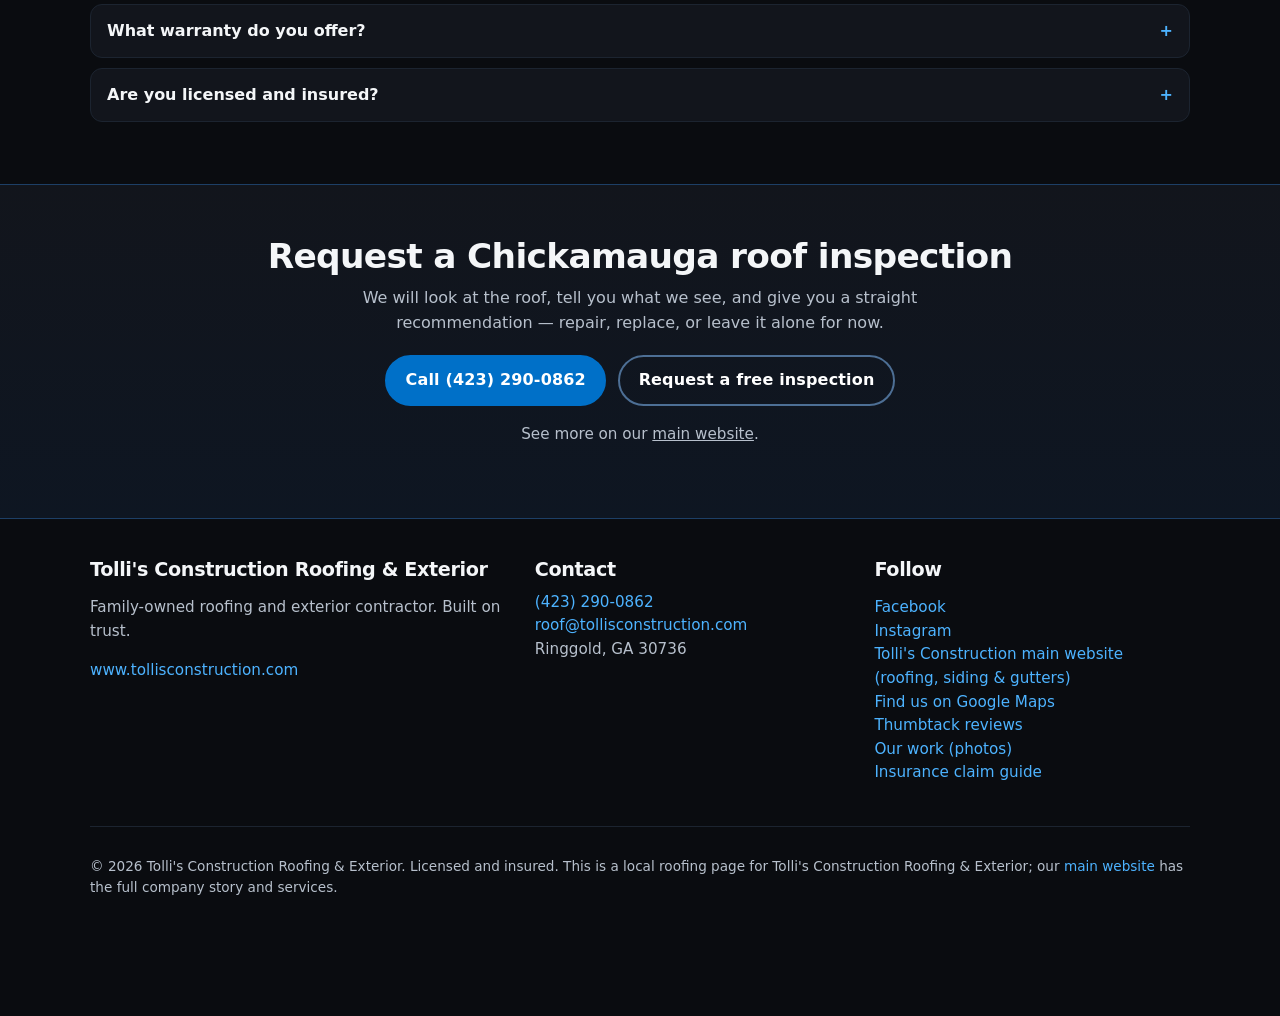
<file: chickamauga-roofing/index.html>
<!DOCTYPE html>
<html lang="en">
<head>
  <meta charset="utf-8">
  <meta name="viewport" content="width=device-width, initial-scale=1">
  <title>Chickamauga GA Roofing | Leak Repair &amp; Roof Replacement | Tolli's Construction Roofing &amp; Exterior</title>
  <meta name="description" content="Chickamauga, GA roofing for replacements, leak repair, storm damage, and emergency tarping. Free inspection from Tolli's Construction in nearby Ringgold. Call (423) 290-0862.">
  <link rel="canonical" href="https://tollisexcavation-lang.github.io/ringgold-roofing/chickamauga-roofing/">
  <meta name="robots" content="index,follow">
  <meta name="geo.region" content="US-GA">
  <meta name="geo.placename" content="Chickamauga, Georgia">
  <meta property="og:type" content="website">
  <meta property="og:site_name" content="Tolli's Construction Roofing &amp; Exterior">
  <meta property="og:title" content="Chickamauga GA Roofing | Leak Repair &amp; Roof Replacement | Tolli's Construction Roofing &amp; Exterior">
  <meta property="og:description" content="Chickamauga roofer for leak repair, replacements, and emergency tarping. Free inspection. Call (423) 290-0862.">
  <meta property="og:url" content="https://tollisexcavation-lang.github.io/ringgold-roofing/chickamauga-roofing/">
  <meta property="og:image" content="https://tollisexcavation-lang.github.io/ringgold-roofing/assets/og.jpg">
  <meta property="og:image:width" content="1200">
  <meta property="og:image:height" content="630">
  <meta property="og:locale" content="en_US">
  <meta name="twitter:card" content="summary_large_image">
  <meta name="twitter:title" content="Chickamauga GA Roofing | Tolli's Construction Roofing &amp; Exterior">
  <meta name="twitter:description" content="Chickamauga roofer for leak repair, replacements, and emergency tarping. Free inspection. Call (423) 290-0862.">
  <meta name="twitter:image" content="https://tollisexcavation-lang.github.io/ringgold-roofing/assets/og.jpg">
  <meta name="theme-color" content="#0a0c10">
  <link rel="icon" href="../assets/favicon.ico" sizes="any">
  <link rel="icon" type="image/png" sizes="32x32" href="../assets/favicon-32.png">
  <link rel="apple-touch-icon" href="../assets/apple-touch-icon.png">
  <link rel="preload" as="image" href="../assets/logo.webp" type="image/webp">
  <link rel="stylesheet" href="../styles.css">
  <script type="application/ld+json">
{
  "@context": "https://schema.org",
  "@graph": [
    {
      "@type": "RoofingContractor",
      "@id": "https://www.tollisconstruction.com/#business",
      "name": "Tolli's Construction Roofing & Exterior",
      "alternateName": [
        "Tollis Construction",
        "Tollis Construction Roofing & Exterior"
      ],
      "url": "https://www.tollisconstruction.com",
      "image": "https://tollisexcavation-lang.github.io/ringgold-roofing/assets/logo.png",
      "logo": "https://tollisexcavation-lang.github.io/ringgold-roofing/assets/logo.png",
      "telephone": "+1-423-290-0862",
      "email": "roof@tollisconstruction.com",
      "address": {
        "@type": "PostalAddress",
        "addressLocality": "Ringgold",
        "addressRegion": "GA",
        "postalCode": "30736",
        "addressCountry": "US"
      },
      "areaServed": [
        {
          "@type": "City",
          "name": "Ringgold",
          "addressRegion": "GA"
        },
        {
          "@type": "City",
          "name": "Fort Oglethorpe",
          "addressRegion": "GA"
        },
        {
          "@type": "City",
          "name": "Rossville",
          "addressRegion": "GA"
        },
        {
          "@type": "City",
          "name": "Chickamauga",
          "addressRegion": "GA"
        },
        {
          "@type": "City",
          "name": "Dalton",
          "addressRegion": "GA"
        },
        {
          "@type": "City",
          "name": "Chattanooga",
          "addressRegion": "TN"
        }
      ],
      "description": "Family-owned roofing contractor based in Ringgold, GA, serving Chickamauga with roof replacement, leak repair, storm damage help, and emergency tarping.",
      "sameAs": [
        "https://www.tollisconstruction.com",
        "https://maps.google.com/?cid=13175790418968073595",
        "https://www.facebook.com/people/Tollis-Construction-Roofing-Exterior/61579625409504/",
        "https://www.instagram.com/tollisconstruction/",
        "https://www.thumbtack.com/ga/ringgold/roofing/tollis-construction/service/579977442188017668"
      ],
      "hasOfferCatalog": {
        "@type": "OfferCatalog",
        "name": "Roofing services",
        "itemListElement": [
          {
            "@type": "Offer",
            "itemOffered": {
              "@type": "Service",
              "name": "Roof replacement"
            }
          },
          {
            "@type": "Offer",
            "itemOffered": {
              "@type": "Service",
              "name": "Roof repair"
            }
          },
          {
            "@type": "Offer",
            "itemOffered": {
              "@type": "Service",
              "name": "Roof leak repair"
            }
          },
          {
            "@type": "Offer",
            "itemOffered": {
              "@type": "Service",
              "name": "Storm and hail damage repair"
            }
          },
          {
            "@type": "Offer",
            "itemOffered": {
              "@type": "Service",
              "name": "Emergency roof tarping"
            }
          },
          {
            "@type": "Offer",
            "itemOffered": {
              "@type": "Service",
              "name": "Free roof inspection"
            }
          }
        ]
      },
      "hasMap": "https://maps.google.com/?cid=13175790418968073595"
    },
    {
      "@type": "WebPage",
      "@id": "https://tollisexcavation-lang.github.io/ringgold-roofing/chickamauga-roofing/#webpage",
      "url": "https://tollisexcavation-lang.github.io/ringgold-roofing/chickamauga-roofing/",
      "name": "Chickamauga GA Roofing | Leak Repair & Roof Replacement | Tolli's Construction Roofing & Exterior",
      "description": "Chickamauga, GA roofing for replacements, leak repair, storm damage, and emergency tarping. Free inspection from Tolli's Construction in nearby Ringgold. Call (423) 290-0862.",
      "isPartOf": {
        "@id": "https://www.tollisconstruction.com"
      },
      "about": {
        "@id": "https://www.tollisconstruction.com/#business"
      },
      "primaryImageOfPage": {
        "@type": "ImageObject",
        "url": "https://tollisexcavation-lang.github.io/ringgold-roofing/assets/og.jpg"
      }
    },
    {
      "@type": "FAQPage",
      "@id": "https://tollisexcavation-lang.github.io/ringgold-roofing/chickamauga-roofing/#faq",
      "mainEntity": [
        {
          "@type": "Question",
          "name": "Do you serve Chickamauga, GA?",
          "acceptedAnswer": {
            "@type": "Answer",
            "text": "Yes. Tolli's Construction is based in Ringgold and provides roofing inspections, repairs, replacements, and emergency tarping in Chickamauga."
          }
        },
        {
          "@type": "Question",
          "name": "How do I request a free inspection?",
          "acceptedAnswer": {
            "@type": "Answer",
            "text": "Use the form on this page or call (423) 290-0862. We will schedule a time to look at the roof."
          }
        },
        {
          "@type": "Question",
          "name": "Can you work on homes outside of downtown Chickamauga?",
          "acceptedAnswer": {
            "@type": "Answer",
            "text": "Yes. If the property is in or around Chickamauga and we can reasonably get to it from Ringgold, we will come inspect it. Include the full address on the form."
          }
        },
        {
          "@type": "Question",
          "name": "Do you help with insurance after a storm?",
          "acceptedAnswer": {
            "@type": "Answer",
            "text": "Yes. We inspect and document wind or hail damage and help you work through the insurance claim. We cannot guarantee a claim will be approved."
          }
        },
        {
          "@type": "Question",
          "name": "What warranty do you offer?",
          "acceptedAnswer": {
            "@type": "Answer",
            "text": "Tolli's Construction offers a 5-year workmanship warranty on our roofing work."
          }
        },
        {
          "@type": "Question",
          "name": "Are you licensed and insured?",
          "acceptedAnswer": {
            "@type": "Answer",
            "text": "Yes. We are a licensed and insured roofing and exterior contractor."
          }
        }
      ]
    },
    {
      "@type": "BreadcrumbList",
      "@id": "https://tollisexcavation-lang.github.io/ringgold-roofing/chickamauga-roofing/#breadcrumb",
      "itemListElement": [
        {
          "@type": "ListItem",
          "position": 1,
          "name": "Ringgold GA Roofing",
          "item": "https://tollisexcavation-lang.github.io/ringgold-roofing/"
        },
        {
          "@type": "ListItem",
          "position": 2,
          "name": "Chickamauga Roofing",
          "item": "https://tollisexcavation-lang.github.io/ringgold-roofing/chickamauga-roofing/"
        }
      ]
    }
  ]
}
  </script>
  <script src="../assets/utm.js" defer></script>
</head>
<body>
  <a class="skip" href="#main">Skip to content</a>
  <header class="site">
    <div class="wrap nav">
      <a class="brand" href="../" aria-label="Tolli's Construction Roofing &amp; Exterior">
        <picture>
          <source srcset="../assets/logo.webp" type="image/webp">
          <img src="../assets/logo.png" width="600" height="368" alt="Tolli's Construction Roofing &amp; Exterior logo">
        </picture>
      </a>
      <nav class="links" aria-label="Page">
        <a href="#inspect">Free Inspection</a>
        <a href="#services">Services</a>
        <a href="#area">Areas we serve</a>
        <a href="#faq">FAQ</a>
        <a href="../our-work/">Our Work</a>
        <a href="https://www.tollisconstruction.com">Main Website</a>
      </nav>
      <a class="btn btn-call" href="tel:+14232900862">Call (423) 290-0862</a>
    </div>
  </header>

  <main id="main">
    <section class="hero">
      <div class="wrap">
        <p class="kicker">Chickamauga, GA · Nearby Ringgold contractor</p>
        <h1>Chickamauga roofing from a nearby Ringgold crew.</h1>
        <p class="lede">Tolli's Construction Roofing &amp; Exterior serves homeowners in Chickamauga, GA with roof replacement, leak repair, storm-damage inspections, and emergency tarping. Request a free roof inspection and we will tell you what the roof actually needs.</p>
        <div class="cta-row">
          <a class="btn btn-call" href="tel:+14232900862">Call (423) 290-0862</a>
          <a class="btn btn-ghost" href="#inspect">Request a Free Roof Inspection</a>
        </div>
        <p class="fine">Or visit our <a href="https://www.tollisconstruction.com">main website</a> at tollisconstruction.com.</p>
      </div>
    </section>

    <section class="inspect" id="inspect">
      <div class="wrap inspect-layout">
        <div>
          <p class="kicker">Free inspection</p>
          <h2>Request your free roof inspection</h2>
          <p class="sub">Add your name, phone, email, and the Chickamauga property address. We will follow up to schedule the free inspection.</p>
        </div>
        <form class="lead-form panel" action="https://formsubmit.co/d77dd6da2845c3721cb0878c0e5c3f74" method="POST">
          <input type="hidden" name="_subject" value="New Chickamauga roof inspection request">
          <input type="hidden" name="_template" value="table">
          <input type="hidden" name="_captcha" value="false">
          <input type="hidden" name="_next" value="https://tollisexcavation-lang.github.io/ringgold-roofing/thanks.html">
          <input type="hidden" name="Landing page" value="Chickamauga roofing">
          <input type="hidden" name="Lead source" value="Website (no tracking tag)">
          <input type="hidden" name="utm_source" value="">
          <input type="text" name="_honey" class="hp" tabindex="-1" autocomplete="off">
          <div class="field">
            <label for="full-name">Full name <span class="req">*</span></label>
            <input id="full-name" type="text" name="name" autocomplete="name" required>
          </div>
          <div class="field">
            <label for="phone">Phone number <span class="req">*</span></label>
            <input id="phone" type="tel" name="phone" autocomplete="tel" inputmode="tel" required>
          </div>
          <div class="field">
            <label for="email">Email <span class="req">*</span></label>
            <input id="email" type="email" name="email" autocomplete="email" required>
          </div>
          <div class="field">
            <label for="address">Property address <span class="req">*</span></label>
            <input id="address" type="text" name="address" autocomplete="street-address" required placeholder="Street, city, and ZIP">
          </div>
          <button class="btn btn-call" type="submit">Request a free inspection</button>
          <p class="form-note">We will use this only to schedule your inspection. Prefer to call? <a href="tel:+14232900862">(423) 290-0862</a></p>
        </form>
      </div>
    </section>

    <section id="services">
      <div class="wrap">
        <h2>Roofing services in Chickamauga</h2>
        <p class="sub">From in-town streets to homes on the roads around Chickamauga, we inspect the whole roof, explain the damage in plain language, and leave a clean job site.</p>
        <div class="grid">
          <article class="card">
            <h3>Roof replacement</h3>
            <p>New roofs for Chickamauga homes when a repair will not give you a reliable, lasting result.</p>
          </article>
          <article class="card">
            <h3>Leak repair</h3>
            <p>We track leaks through shingles, flashing, and valleys and repair the source so the dripping stops.</p>
          </article>
          <article class="card">
            <h3>Wind and hail inspections</h3>
            <p>After a storm moves through Walker County, we can inspect the roof and help document damage for insurance.</p>
          </article>
          <article class="card">
            <h3>Emergency tarping</h3>
            <p>If a limb or wind has opened the roof, we can tarp it to help keep weather out until the repair is done.</p>
          </article>
          <article class="card">
            <h3>Repair vs. replace advice</h3>
            <p>We tell you honestly when a targeted repair is enough and when a full replacement is the better spend.</p>
          </article>
          <article class="card">
            <h3>Free inspection</h3>
            <p>No charge to have us look at the roof and talk through what we find.</p>
          </article>
        </div>
      </div>
    </section>

    <section id="why">
      <div class="wrap split">
        <div>
          <h2>Short drive from Ringgold, careful work on site</h2>
          <p class="sub">Chickamauga is a short trip from our Ringgold shop. That keeps inspections and follow-up visits simple. We are licensed and insured, we offer a 5-year workmanship warranty, and we clean up when the job is finished.</p>
          <p>Questions before you book? Call <a href="tel:+14232900862">(423) 290-0862</a>.</p>
        </div>
        <div class="panel">
          <h3>Our process</h3>
          <ul>
            <li>Free inspection of the whole roof.</li>
            <li>Honest quote if work is needed.</li>
            <li>Professional install with careful cleanup.</li>
            <li>Help with storm-claim documentation when that is part of the job.</li>
          </ul>
        </div>
      </div>
    </section>

    <section id="area">
      <div class="wrap">
        <h2>Areas we serve</h2>
        <p class="sub">We serve Chickamauga along with Ringgold, Fort Oglethorpe, Rossville, Dalton, and Chattanooga. Browse the other local pages below.</p>
        <div class="towns" aria-label="Towns we serve">
          <a class="town" href="../">Ringgold, GA</a><a class="town" href="../chattanooga-roofing/">Chattanooga, TN</a><a class="town" href="../fort-oglethorpe-roofing/">Fort Oglethorpe, GA</a><a class="town" href="../rossville-roofing/">Rossville, GA</a><span class="town current">Chickamauga, GA</span><a class="town" href="../dalton-roofing/">Dalton, GA</a>
        </div>
        <p class="related">Related services</p>
        <div class="towns" aria-label="Related services">
          <a class="town" href="../storm-damage-roof-repair/">Storm &amp; hail damage</a><a class="town" href="../emergency-roof-repair/">Emergency roof repair</a><a class="town" href="../insurance-claim-guide/">Insurance claim guide</a><a class="town" href="../our-work/">Our work (photos)</a>
        </div>
      </div>
    </section>

    <section id="faq">
      <div class="wrap">
        <h2>Chickamauga roofing FAQs</h2>
        <p class="sub">Answers for homeowners in Chickamauga, Georgia.</p>
        <details>
          <summary>Do you serve Chickamauga, GA?</summary>
          <p>Yes. Tolli's Construction is based in Ringgold and provides roofing inspections, repairs, replacements, and emergency tarping in Chickamauga.</p>
        </details>
        <details>
          <summary>How do I request a free inspection?</summary>
          <p>Use the form on this page or call <a href="tel:+14232900862">(423) 290-0862</a>. We will schedule a time to look at the roof.</p>
        </details>
        <details>
          <summary>Can you work on homes outside of downtown Chickamauga?</summary>
          <p>Yes. If the property is in or around Chickamauga and we can reasonably get to it from Ringgold, we will come inspect it. Include the full address on the form.</p>
        </details>
        <details>
          <summary>Do you help with insurance after a storm?</summary>
          <p>Yes. We inspect and document wind or hail damage and help you work through the insurance claim. We cannot guarantee a claim will be approved.</p>
        </details>
        <details>
          <summary>What warranty do you offer?</summary>
          <p>Tolli's Construction offers a 5-year workmanship warranty on our roofing work.</p>
        </details>
        <details>
          <summary>Are you licensed and insured?</summary>
          <p>Yes. We are a licensed and insured roofing and exterior contractor.</p>
        </details>
      </div>
    </section>

    <section class="cta-band">
      <div class="wrap">
        <h2>Request a Chickamauga roof inspection</h2>
        <p>We will look at the roof, tell you what we see, and give you a straight recommendation — repair, replace, or leave it alone for now.</p>
        <div class="cta-row">
          <a class="btn btn-call" href="tel:+14232900862">Call (423) 290-0862</a>
          <a class="btn btn-ghost" href="#inspect">Request a free inspection</a>
        </div>
        <p class="fine">See more on our <a href="https://www.tollisconstruction.com">main website</a>.</p>
      </div>
    </section>
  </main>

  <footer class="site">
    <div class="wrap cols">
      <div>
        <h2>Tolli's Construction Roofing &amp; Exterior</h2>
        <p>Family-owned roofing and exterior contractor. Built on trust.</p>
        <p><a href="https://www.tollisconstruction.com">www.tollisconstruction.com</a></p>
      </div>
      <div>
        <h2>Contact</h2>
        <address>
          <a href="tel:+14232900862">(423) 290-0862</a><br>
          <a href="mailto:roof@tollisconstruction.com">roof@tollisconstruction.com</a><br>
          Ringgold, GA 30736
        </address>
      </div>
      <div>
        <h2>Follow</h2>
        <p>
          <a href="https://www.facebook.com/people/Tollis-Construction-Roofing-Exterior/61579625409504/">Facebook</a><br>
          <a href="https://www.instagram.com/tollisconstruction/">Instagram</a><br>
          <a href="https://www.tollisconstruction.com">Tolli's Construction main website (roofing, siding &amp; gutters)</a><br>
          <a href="https://maps.google.com/?cid=13175790418968073595">Find us on Google Maps</a><br>
          <a href="https://www.thumbtack.com/ga/ringgold/roofing/tollis-construction/service/579977442188017668">Thumbtack reviews</a><br>
          <a href="../our-work/">Our work (photos)</a><br>
          <a href="../insurance-claim-guide/">Insurance claim guide</a>
        </p>
      </div>
    </div>
    <div class="wrap legal">
      <p>&copy; 2026 Tolli's Construction Roofing &amp; Exterior. Licensed and insured. This is a local roofing page for Tolli's Construction Roofing &amp; Exterior; our <a href="https://www.tollisconstruction.com">main website</a> has the full company story and services.</p>
    </div>
  </footer>

  <div class="phone-bar" aria-label="Quick contact">
    <a class="btn btn-call" href="tel:+14232900862">Call now</a>
    <a class="btn btn-ghost" href="#inspect">Free inspection</a>
  </div>
</body>
</html>
</file>
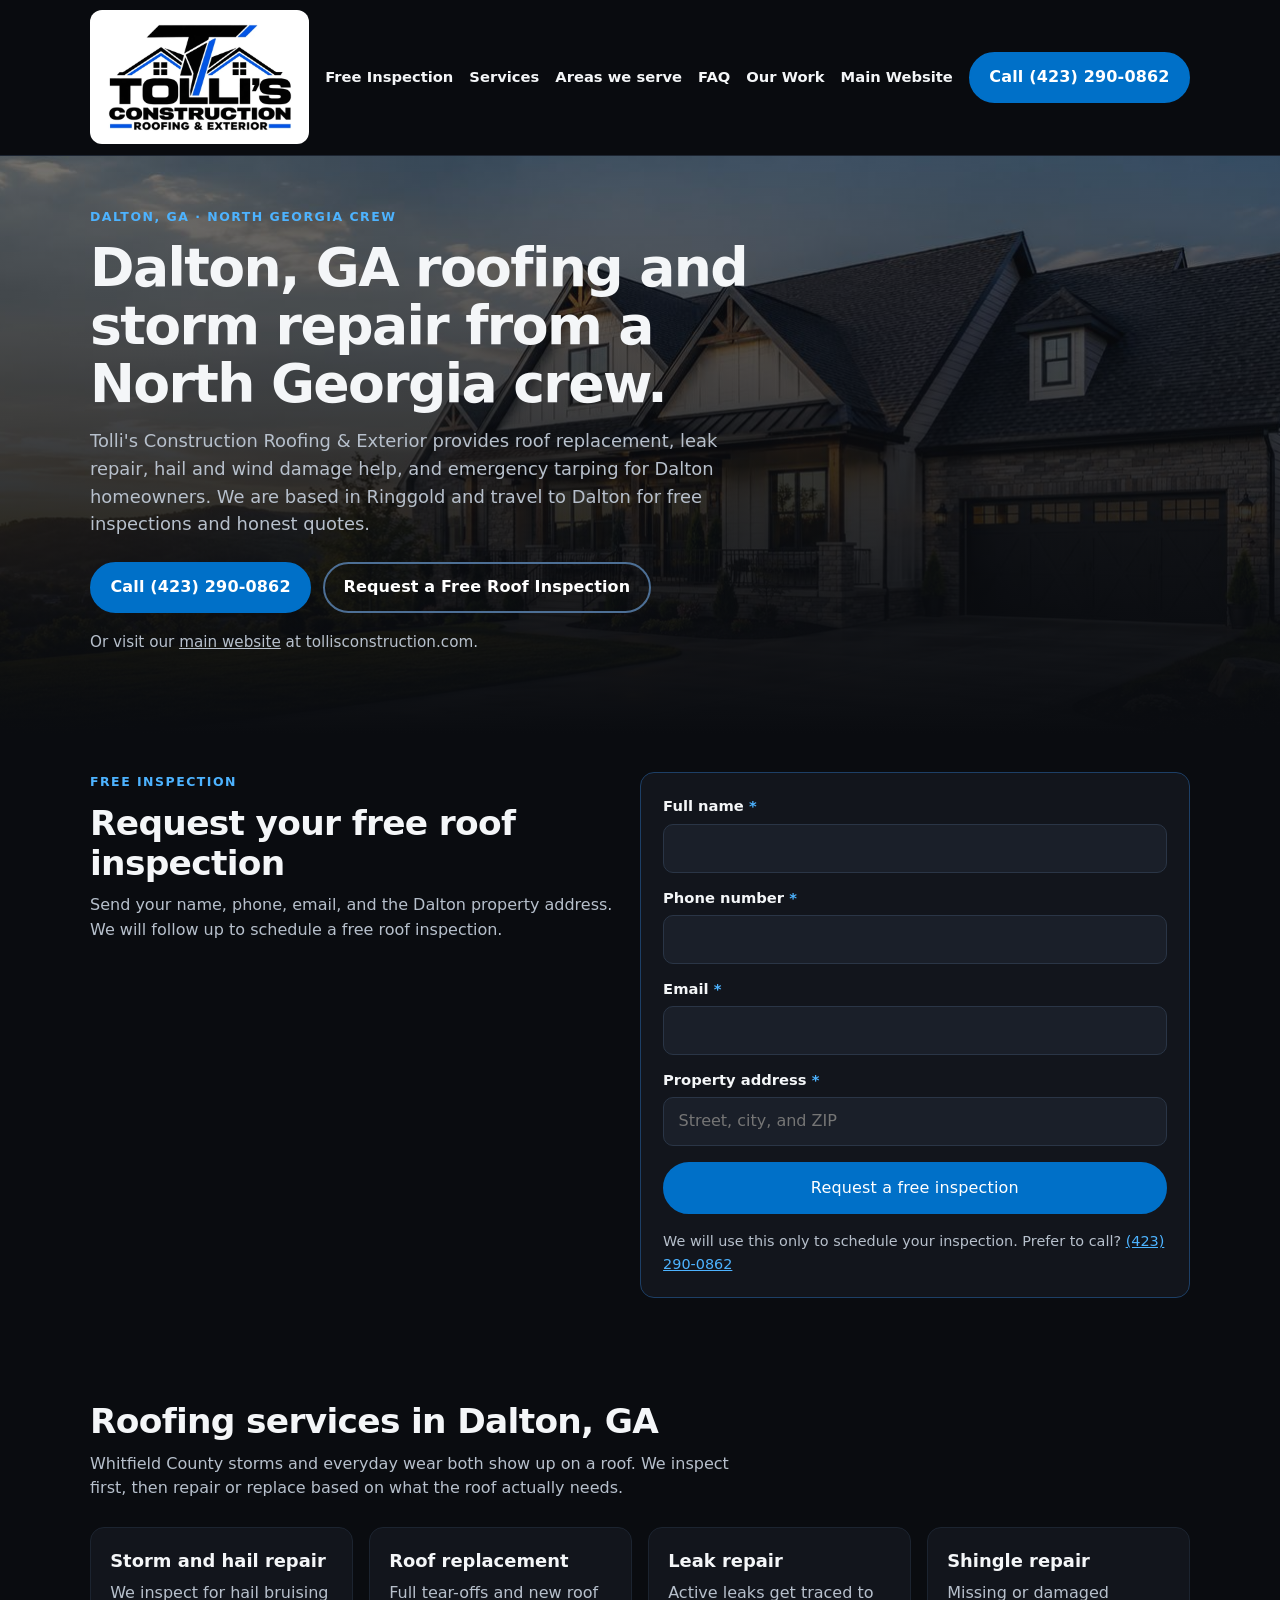
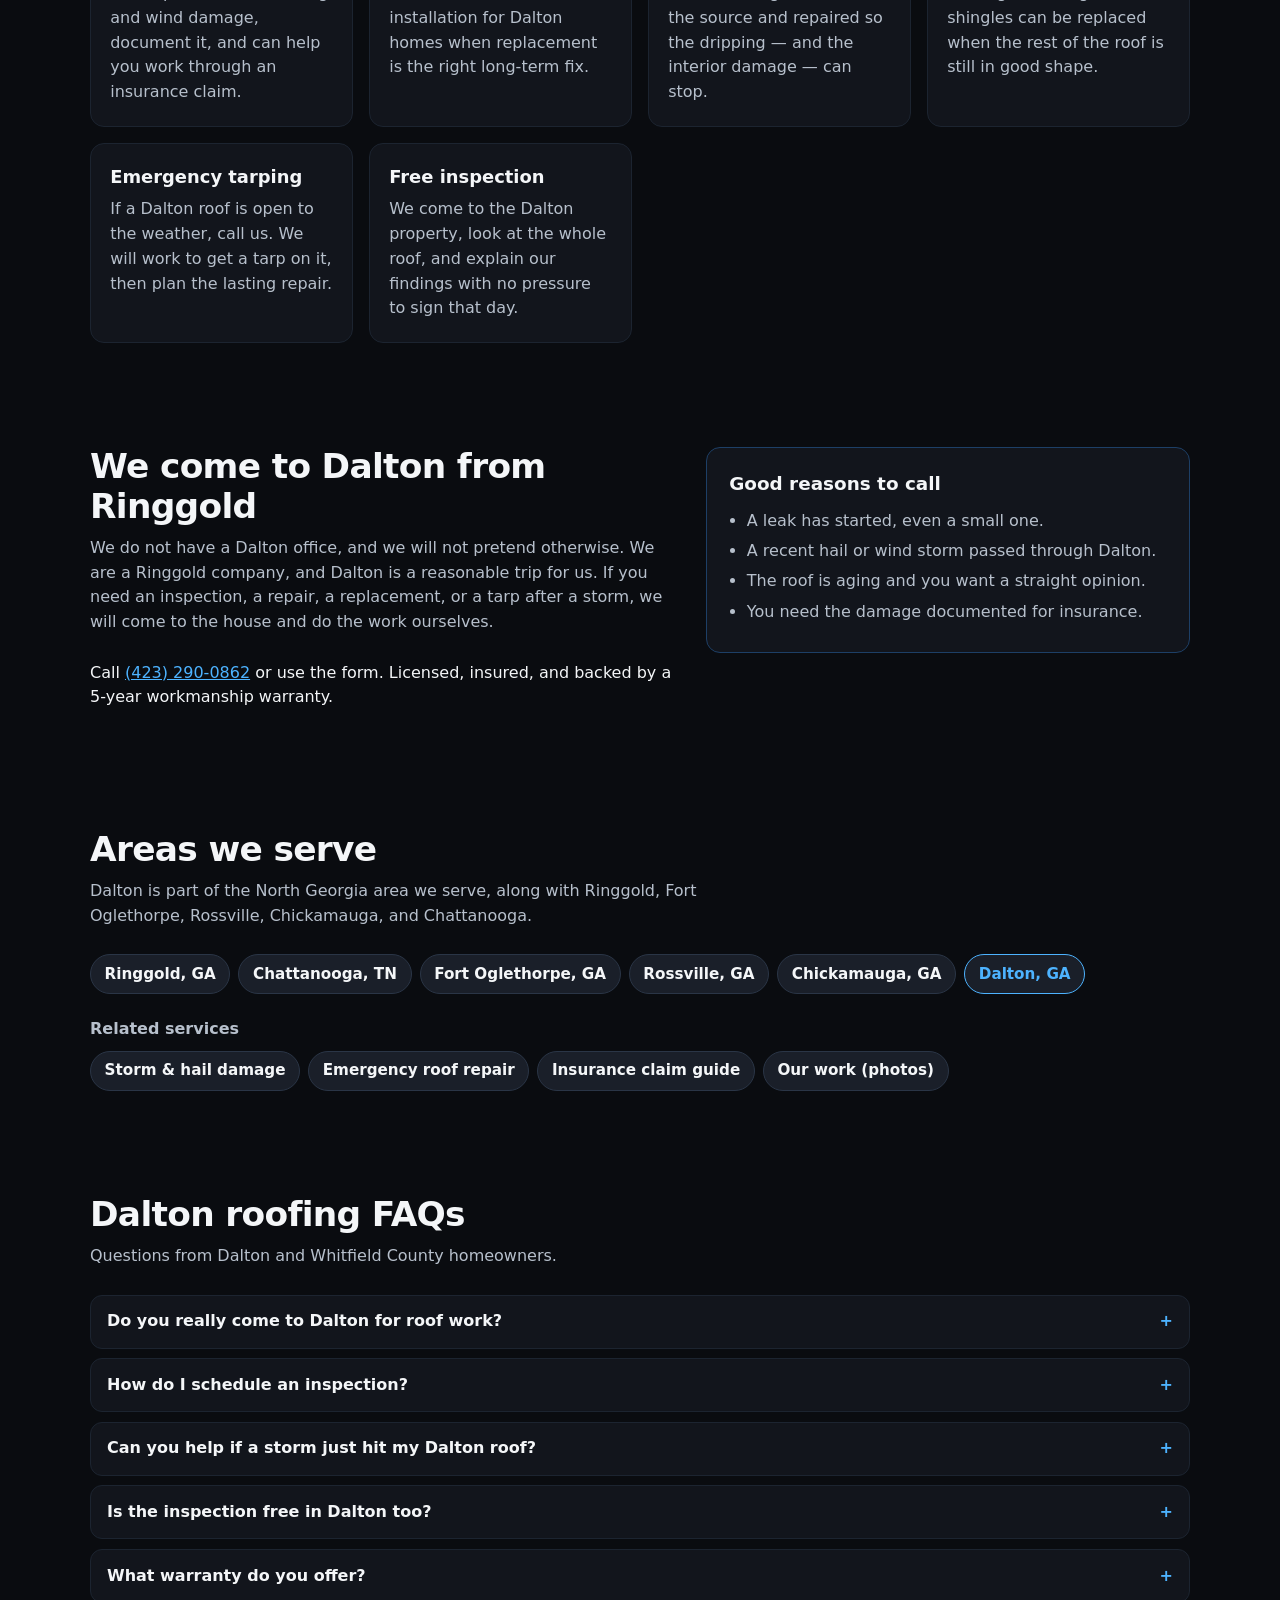
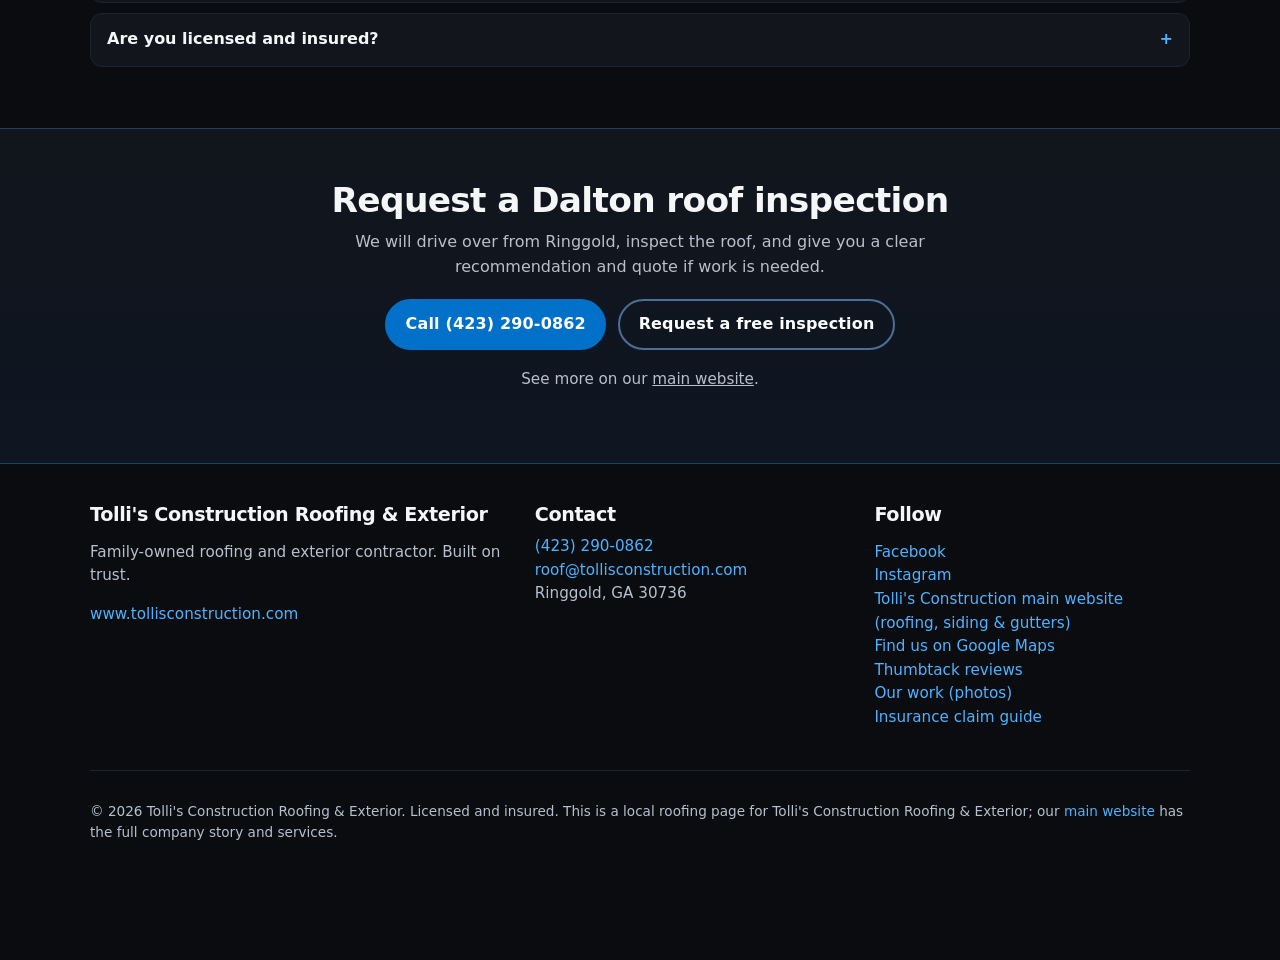
<file: dalton-roofing/index.html>
<!DOCTYPE html>
<html lang="en">
<head>
  <meta charset="utf-8">
  <meta name="viewport" content="width=device-width, initial-scale=1">
  <title>Dalton GA Roofing | Storm Repair &amp; Roof Replacement | Tolli's Construction Roofing &amp; Exterior</title>
  <meta name="description" content="Dalton, GA roof replacement, leak repair, storm and hail damage help, and emergency tarping. Free inspection from Tolli's Construction. Call (423) 290-0862.">
  <link rel="canonical" href="https://tollisexcavation-lang.github.io/ringgold-roofing/dalton-roofing/">
  <meta name="robots" content="index,follow">
  <meta name="geo.region" content="US-GA">
  <meta name="geo.placename" content="Dalton, Georgia">
  <meta property="og:type" content="website">
  <meta property="og:site_name" content="Tolli's Construction Roofing &amp; Exterior">
  <meta property="og:title" content="Dalton GA Roofing | Storm Repair &amp; Roof Replacement | Tolli's Construction Roofing &amp; Exterior">
  <meta property="og:description" content="Dalton roofer for storm repair, replacements, and leak service. Free inspection. Call (423) 290-0862.">
  <meta property="og:url" content="https://tollisexcavation-lang.github.io/ringgold-roofing/dalton-roofing/">
  <meta property="og:image" content="https://tollisexcavation-lang.github.io/ringgold-roofing/assets/og.jpg">
  <meta property="og:image:width" content="1200">
  <meta property="og:image:height" content="630">
  <meta property="og:locale" content="en_US">
  <meta name="twitter:card" content="summary_large_image">
  <meta name="twitter:title" content="Dalton GA Roofing | Tolli's Construction Roofing &amp; Exterior">
  <meta name="twitter:description" content="Dalton roofer for storm repair, replacements, and leak service. Free inspection. Call (423) 290-0862.">
  <meta name="twitter:image" content="https://tollisexcavation-lang.github.io/ringgold-roofing/assets/og.jpg">
  <meta name="theme-color" content="#0a0c10">
  <link rel="icon" href="../assets/favicon.ico" sizes="any">
  <link rel="icon" type="image/png" sizes="32x32" href="../assets/favicon-32.png">
  <link rel="apple-touch-icon" href="../assets/apple-touch-icon.png">
  <link rel="preload" as="image" href="../assets/logo.webp" type="image/webp">
  <link rel="stylesheet" href="../styles.css">
  <script type="application/ld+json">
{
  "@context": "https://schema.org",
  "@graph": [
    {
      "@type": "RoofingContractor",
      "@id": "https://www.tollisconstruction.com/#business",
      "name": "Tolli's Construction Roofing & Exterior",
      "alternateName": [
        "Tollis Construction",
        "Tollis Construction Roofing & Exterior"
      ],
      "url": "https://www.tollisconstruction.com",
      "image": "https://tollisexcavation-lang.github.io/ringgold-roofing/assets/logo.png",
      "logo": "https://tollisexcavation-lang.github.io/ringgold-roofing/assets/logo.png",
      "telephone": "+1-423-290-0862",
      "email": "roof@tollisconstruction.com",
      "address": {
        "@type": "PostalAddress",
        "addressLocality": "Ringgold",
        "addressRegion": "GA",
        "postalCode": "30736",
        "addressCountry": "US"
      },
      "areaServed": [
        {
          "@type": "City",
          "name": "Ringgold",
          "addressRegion": "GA"
        },
        {
          "@type": "City",
          "name": "Fort Oglethorpe",
          "addressRegion": "GA"
        },
        {
          "@type": "City",
          "name": "Rossville",
          "addressRegion": "GA"
        },
        {
          "@type": "City",
          "name": "Chickamauga",
          "addressRegion": "GA"
        },
        {
          "@type": "City",
          "name": "Dalton",
          "addressRegion": "GA"
        },
        {
          "@type": "City",
          "name": "Chattanooga",
          "addressRegion": "TN"
        }
      ],
      "description": "Family-owned roofing contractor based in Ringgold, GA, serving Dalton with roof replacement, leak repair, storm and hail damage help, and emergency tarping.",
      "sameAs": [
        "https://www.tollisconstruction.com",
        "https://maps.google.com/?cid=13175790418968073595",
        "https://www.facebook.com/people/Tollis-Construction-Roofing-Exterior/61579625409504/",
        "https://www.instagram.com/tollisconstruction/",
        "https://www.thumbtack.com/ga/ringgold/roofing/tollis-construction/service/579977442188017668"
      ],
      "hasOfferCatalog": {
        "@type": "OfferCatalog",
        "name": "Roofing services",
        "itemListElement": [
          {
            "@type": "Offer",
            "itemOffered": {
              "@type": "Service",
              "name": "Roof replacement"
            }
          },
          {
            "@type": "Offer",
            "itemOffered": {
              "@type": "Service",
              "name": "Roof repair"
            }
          },
          {
            "@type": "Offer",
            "itemOffered": {
              "@type": "Service",
              "name": "Roof leak repair"
            }
          },
          {
            "@type": "Offer",
            "itemOffered": {
              "@type": "Service",
              "name": "Storm and hail damage repair"
            }
          },
          {
            "@type": "Offer",
            "itemOffered": {
              "@type": "Service",
              "name": "Emergency roof tarping"
            }
          },
          {
            "@type": "Offer",
            "itemOffered": {
              "@type": "Service",
              "name": "Free roof inspection"
            }
          }
        ]
      },
      "hasMap": "https://maps.google.com/?cid=13175790418968073595"
    },
    {
      "@type": "WebPage",
      "@id": "https://tollisexcavation-lang.github.io/ringgold-roofing/dalton-roofing/#webpage",
      "url": "https://tollisexcavation-lang.github.io/ringgold-roofing/dalton-roofing/",
      "name": "Dalton GA Roofing | Storm Repair & Roof Replacement | Tolli's Construction Roofing & Exterior",
      "description": "Dalton, GA roof replacement, leak repair, storm and hail damage help, and emergency tarping. Free inspection from Tolli's Construction. Call (423) 290-0862.",
      "isPartOf": {
        "@id": "https://www.tollisconstruction.com"
      },
      "about": {
        "@id": "https://www.tollisconstruction.com/#business"
      },
      "primaryImageOfPage": {
        "@type": "ImageObject",
        "url": "https://tollisexcavation-lang.github.io/ringgold-roofing/assets/og.jpg"
      }
    },
    {
      "@type": "FAQPage",
      "@id": "https://tollisexcavation-lang.github.io/ringgold-roofing/dalton-roofing/#faq",
      "mainEntity": [
        {
          "@type": "Question",
          "name": "Do you really come to Dalton for roof work?",
          "acceptedAnswer": {
            "@type": "Answer",
            "text": "Yes. Tolli's Construction is based in Ringgold, GA, and we travel to Dalton for free inspections, repairs, replacements, and emergency tarping."
          }
        },
        {
          "@type": "Question",
          "name": "How do I schedule an inspection?",
          "acceptedAnswer": {
            "@type": "Answer",
            "text": "Fill out the form on this page or call (423) 290-0862. Include the full Dalton address so we can plan the visit."
          }
        },
        {
          "@type": "Question",
          "name": "Can you help if a storm just hit my Dalton roof?",
          "acceptedAnswer": {
            "@type": "Answer",
            "text": "Yes. We inspect and document hail or wind damage and can help with the insurance claim. If the roof is open, see our emergency roof repair page and call us."
          }
        },
        {
          "@type": "Question",
          "name": "Is the inspection free in Dalton too?",
          "acceptedAnswer": {
            "@type": "Answer",
            "text": "Yes. The roof inspection is free and comes with no obligation to hire us."
          }
        },
        {
          "@type": "Question",
          "name": "What warranty do you offer?",
          "acceptedAnswer": {
            "@type": "Answer",
            "text": "We offer a 5-year workmanship warranty on our roofing work."
          }
        },
        {
          "@type": "Question",
          "name": "Are you licensed and insured?",
          "acceptedAnswer": {
            "@type": "Answer",
            "text": "Yes. We are a licensed and insured roofing and exterior contractor."
          }
        }
      ]
    },
    {
      "@type": "BreadcrumbList",
      "@id": "https://tollisexcavation-lang.github.io/ringgold-roofing/dalton-roofing/#breadcrumb",
      "itemListElement": [
        {
          "@type": "ListItem",
          "position": 1,
          "name": "Ringgold GA Roofing",
          "item": "https://tollisexcavation-lang.github.io/ringgold-roofing/"
        },
        {
          "@type": "ListItem",
          "position": 2,
          "name": "Dalton Roofing",
          "item": "https://tollisexcavation-lang.github.io/ringgold-roofing/dalton-roofing/"
        }
      ]
    }
  ]
}
  </script>
  <script src="../assets/utm.js" defer></script>
</head>
<body>
  <a class="skip" href="#main">Skip to content</a>
  <header class="site">
    <div class="wrap nav">
      <a class="brand" href="../" aria-label="Tolli's Construction Roofing &amp; Exterior">
        <picture>
          <source srcset="../assets/logo.webp" type="image/webp">
          <img src="../assets/logo.png" width="600" height="368" alt="Tolli's Construction Roofing &amp; Exterior logo">
        </picture>
      </a>
      <nav class="links" aria-label="Page">
        <a href="#inspect">Free Inspection</a>
        <a href="#services">Services</a>
        <a href="#area">Areas we serve</a>
        <a href="#faq">FAQ</a>
        <a href="../our-work/">Our Work</a>
        <a href="https://www.tollisconstruction.com">Main Website</a>
      </nav>
      <a class="btn btn-call" href="tel:+14232900862">Call (423) 290-0862</a>
    </div>
  </header>

  <main id="main">
    <section class="hero">
      <div class="wrap">
        <p class="kicker">Dalton, GA · North Georgia crew</p>
        <h1>Dalton, GA roofing and storm repair from a North Georgia crew.</h1>
        <p class="lede">Tolli's Construction Roofing &amp; Exterior provides roof replacement, leak repair, hail and wind damage help, and emergency tarping for Dalton homeowners. We are based in Ringgold and travel to Dalton for free inspections and honest quotes.</p>
        <div class="cta-row">
          <a class="btn btn-call" href="tel:+14232900862">Call (423) 290-0862</a>
          <a class="btn btn-ghost" href="#inspect">Request a Free Roof Inspection</a>
        </div>
        <p class="fine">Or visit our <a href="https://www.tollisconstruction.com">main website</a> at tollisconstruction.com.</p>
      </div>
    </section>

    <section class="inspect" id="inspect">
      <div class="wrap inspect-layout">
        <div>
          <p class="kicker">Free inspection</p>
          <h2>Request your free roof inspection</h2>
          <p class="sub">Send your name, phone, email, and the Dalton property address. We will follow up to schedule a free roof inspection.</p>
        </div>
        <form class="lead-form panel" action="https://formsubmit.co/d77dd6da2845c3721cb0878c0e5c3f74" method="POST">
          <input type="hidden" name="_subject" value="New Dalton roof inspection request">
          <input type="hidden" name="_template" value="table">
          <input type="hidden" name="_captcha" value="false">
          <input type="hidden" name="_next" value="https://tollisexcavation-lang.github.io/ringgold-roofing/thanks.html">
          <input type="hidden" name="Landing page" value="Dalton roofing">
          <input type="hidden" name="Lead source" value="Website (no tracking tag)">
          <input type="hidden" name="utm_source" value="">
          <input type="text" name="_honey" class="hp" tabindex="-1" autocomplete="off">
          <div class="field">
            <label for="full-name">Full name <span class="req">*</span></label>
            <input id="full-name" type="text" name="name" autocomplete="name" required>
          </div>
          <div class="field">
            <label for="phone">Phone number <span class="req">*</span></label>
            <input id="phone" type="tel" name="phone" autocomplete="tel" inputmode="tel" required>
          </div>
          <div class="field">
            <label for="email">Email <span class="req">*</span></label>
            <input id="email" type="email" name="email" autocomplete="email" required>
          </div>
          <div class="field">
            <label for="address">Property address <span class="req">*</span></label>
            <input id="address" type="text" name="address" autocomplete="street-address" required placeholder="Street, city, and ZIP">
          </div>
          <button class="btn btn-call" type="submit">Request a free inspection</button>
          <p class="form-note">We will use this only to schedule your inspection. Prefer to call? <a href="tel:+14232900862">(423) 290-0862</a></p>
        </form>
      </div>
    </section>

    <section id="services">
      <div class="wrap">
        <h2>Roofing services in Dalton, GA</h2>
        <p class="sub">Whitfield County storms and everyday wear both show up on a roof. We inspect first, then repair or replace based on what the roof actually needs.</p>
        <div class="grid">
          <article class="card">
            <h3>Storm and hail repair</h3>
            <p>We inspect for hail bruising and wind damage, document it, and can help you work through an insurance claim.</p>
          </article>
          <article class="card">
            <h3>Roof replacement</h3>
            <p>Full tear-offs and new roof installation for Dalton homes when replacement is the right long-term fix.</p>
          </article>
          <article class="card">
            <h3>Leak repair</h3>
            <p>Active leaks get traced to the source and repaired so the dripping — and the interior damage — can stop.</p>
          </article>
          <article class="card">
            <h3>Shingle repair</h3>
            <p>Missing or damaged shingles can be replaced when the rest of the roof is still in good shape.</p>
          </article>
          <article class="card">
            <h3>Emergency tarping</h3>
            <p>If a Dalton roof is open to the weather, call us. We will work to get a tarp on it, then plan the lasting repair.</p>
          </article>
          <article class="card">
            <h3>Free inspection</h3>
            <p>We come to the Dalton property, look at the whole roof, and explain our findings with no pressure to sign that day.</p>
          </article>
        </div>
      </div>
    </section>

    <section id="why">
      <div class="wrap split">
        <div>
          <h2>We come to Dalton from Ringgold</h2>
          <p class="sub">We do not have a Dalton office, and we will not pretend otherwise. We are a Ringgold company, and Dalton is a reasonable trip for us. If you need an inspection, a repair, a replacement, or a tarp after a storm, we will come to the house and do the work ourselves.</p>
          <p>Call <a href="tel:+14232900862">(423) 290-0862</a> or use the form. Licensed, insured, and backed by a 5-year workmanship warranty.</p>
        </div>
        <div class="panel">
          <h3>Good reasons to call</h3>
          <ul>
            <li>A leak has started, even a small one.</li>
            <li>A recent hail or wind storm passed through Dalton.</li>
            <li>The roof is aging and you want a straight opinion.</li>
            <li>You need the damage documented for insurance.</li>
          </ul>
        </div>
      </div>
    </section>

    <section id="area">
      <div class="wrap">
        <h2>Areas we serve</h2>
        <p class="sub">Dalton is part of the North Georgia area we serve, along with Ringgold, Fort Oglethorpe, Rossville, Chickamauga, and Chattanooga.</p>
        <div class="towns" aria-label="Towns we serve">
          <a class="town" href="../">Ringgold, GA</a><a class="town" href="../chattanooga-roofing/">Chattanooga, TN</a><a class="town" href="../fort-oglethorpe-roofing/">Fort Oglethorpe, GA</a><a class="town" href="../rossville-roofing/">Rossville, GA</a><a class="town" href="../chickamauga-roofing/">Chickamauga, GA</a><span class="town current">Dalton, GA</span>
        </div>
        <p class="related">Related services</p>
        <div class="towns" aria-label="Related services">
          <a class="town" href="../storm-damage-roof-repair/">Storm &amp; hail damage</a><a class="town" href="../emergency-roof-repair/">Emergency roof repair</a><a class="town" href="../insurance-claim-guide/">Insurance claim guide</a><a class="town" href="../our-work/">Our work (photos)</a>
        </div>
      </div>
    </section>

    <section id="faq">
      <div class="wrap">
        <h2>Dalton roofing FAQs</h2>
        <p class="sub">Questions from Dalton and Whitfield County homeowners.</p>
        <details>
          <summary>Do you really come to Dalton for roof work?</summary>
          <p>Yes. Tolli's Construction is based in Ringgold, GA, and we travel to Dalton for free inspections, repairs, replacements, and emergency tarping.</p>
        </details>
        <details>
          <summary>How do I schedule an inspection?</summary>
          <p>Fill out the form on this page or call <a href="tel:+14232900862">(423) 290-0862</a>. Include the full Dalton address so we can plan the visit.</p>
        </details>
        <details>
          <summary>Can you help if a storm just hit my Dalton roof?</summary>
          <p>Yes. We inspect and document hail or wind damage and can help with the insurance claim. If the roof is open, see our <a href="../emergency-roof-repair/">emergency roof repair</a> page and call us.</p>
        </details>
        <details>
          <summary>Is the inspection free in Dalton too?</summary>
          <p>Yes. The roof inspection is free and comes with no obligation to hire us.</p>
        </details>
        <details>
          <summary>What warranty do you offer?</summary>
          <p>We offer a 5-year workmanship warranty on our roofing work.</p>
        </details>
        <details>
          <summary>Are you licensed and insured?</summary>
          <p>Yes. We are a licensed and insured roofing and exterior contractor.</p>
        </details>
      </div>
    </section>

    <section class="cta-band">
      <div class="wrap">
        <h2>Request a Dalton roof inspection</h2>
        <p>We will drive over from Ringgold, inspect the roof, and give you a clear recommendation and quote if work is needed.</p>
        <div class="cta-row">
          <a class="btn btn-call" href="tel:+14232900862">Call (423) 290-0862</a>
          <a class="btn btn-ghost" href="#inspect">Request a free inspection</a>
        </div>
        <p class="fine">See more on our <a href="https://www.tollisconstruction.com">main website</a>.</p>
      </div>
    </section>
  </main>

  <footer class="site">
    <div class="wrap cols">
      <div>
        <h2>Tolli's Construction Roofing &amp; Exterior</h2>
        <p>Family-owned roofing and exterior contractor. Built on trust.</p>
        <p><a href="https://www.tollisconstruction.com">www.tollisconstruction.com</a></p>
      </div>
      <div>
        <h2>Contact</h2>
        <address>
          <a href="tel:+14232900862">(423) 290-0862</a><br>
          <a href="mailto:roof@tollisconstruction.com">roof@tollisconstruction.com</a><br>
          Ringgold, GA 30736
        </address>
      </div>
      <div>
        <h2>Follow</h2>
        <p>
          <a href="https://www.facebook.com/people/Tollis-Construction-Roofing-Exterior/61579625409504/">Facebook</a><br>
          <a href="https://www.instagram.com/tollisconstruction/">Instagram</a><br>
          <a href="https://www.tollisconstruction.com">Tolli's Construction main website (roofing, siding &amp; gutters)</a><br>
          <a href="https://maps.google.com/?cid=13175790418968073595">Find us on Google Maps</a><br>
          <a href="https://www.thumbtack.com/ga/ringgold/roofing/tollis-construction/service/579977442188017668">Thumbtack reviews</a><br>
          <a href="../our-work/">Our work (photos)</a><br>
          <a href="../insurance-claim-guide/">Insurance claim guide</a>
        </p>
      </div>
    </div>
    <div class="wrap legal">
      <p>&copy; 2026 Tolli's Construction Roofing &amp; Exterior. Licensed and insured. This is a local roofing page for Tolli's Construction Roofing &amp; Exterior; our <a href="https://www.tollisconstruction.com">main website</a> has the full company story and services.</p>
    </div>
  </footer>

  <div class="phone-bar" aria-label="Quick contact">
    <a class="btn btn-call" href="tel:+14232900862">Call now</a>
    <a class="btn btn-ghost" href="#inspect">Free inspection</a>
  </div>
</body>
</html>
</file>
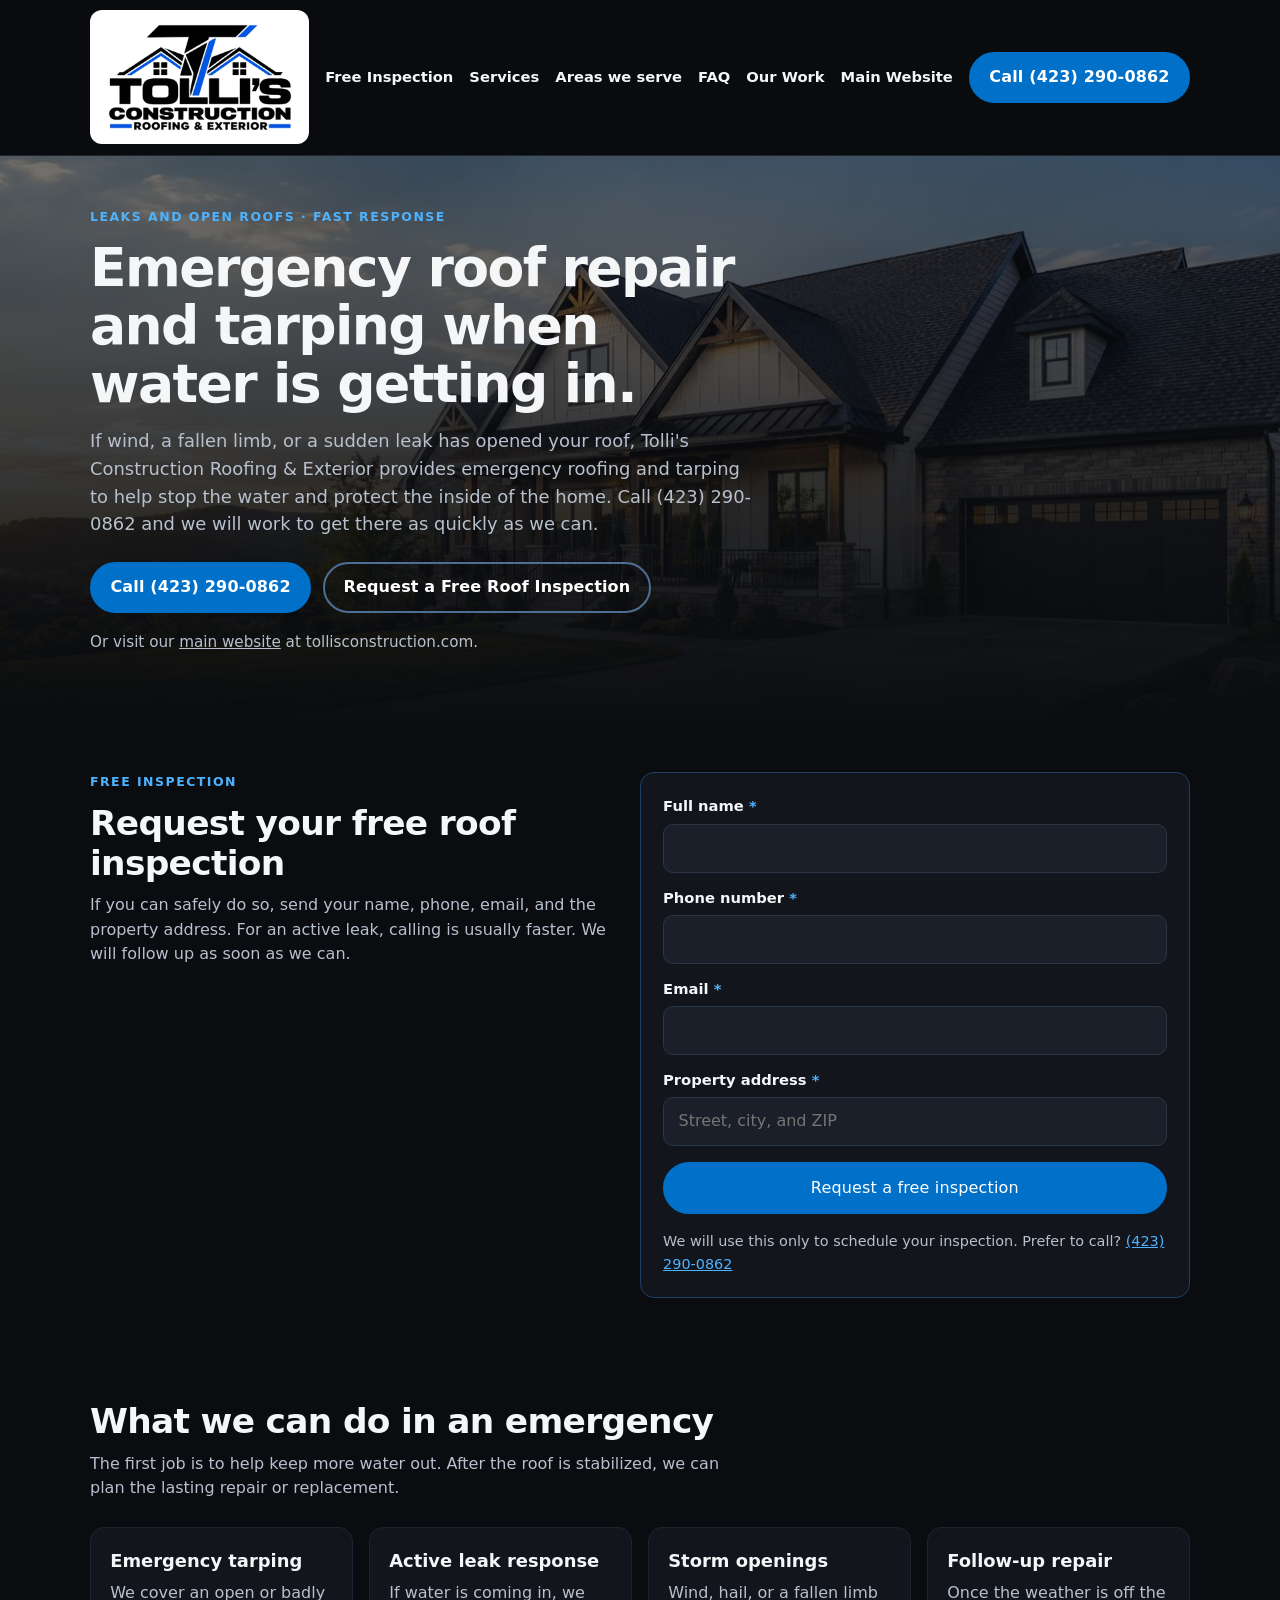
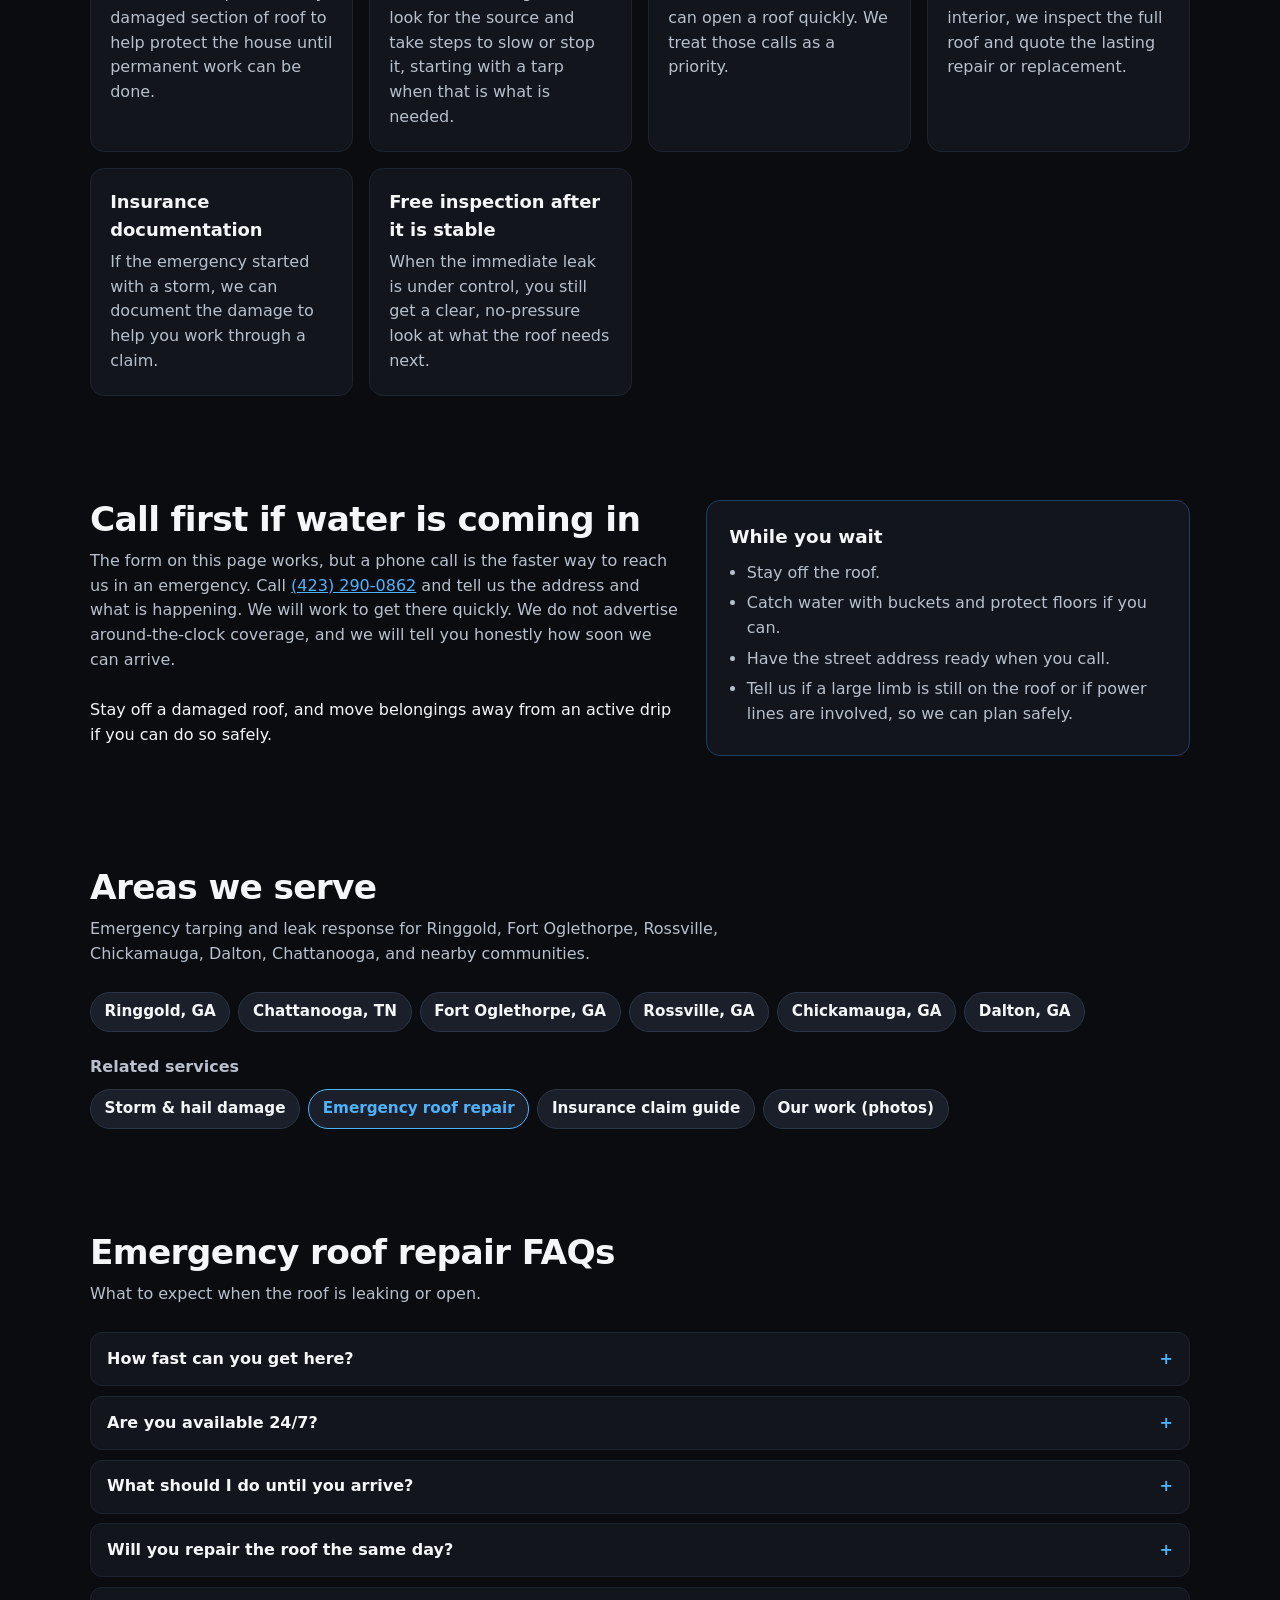
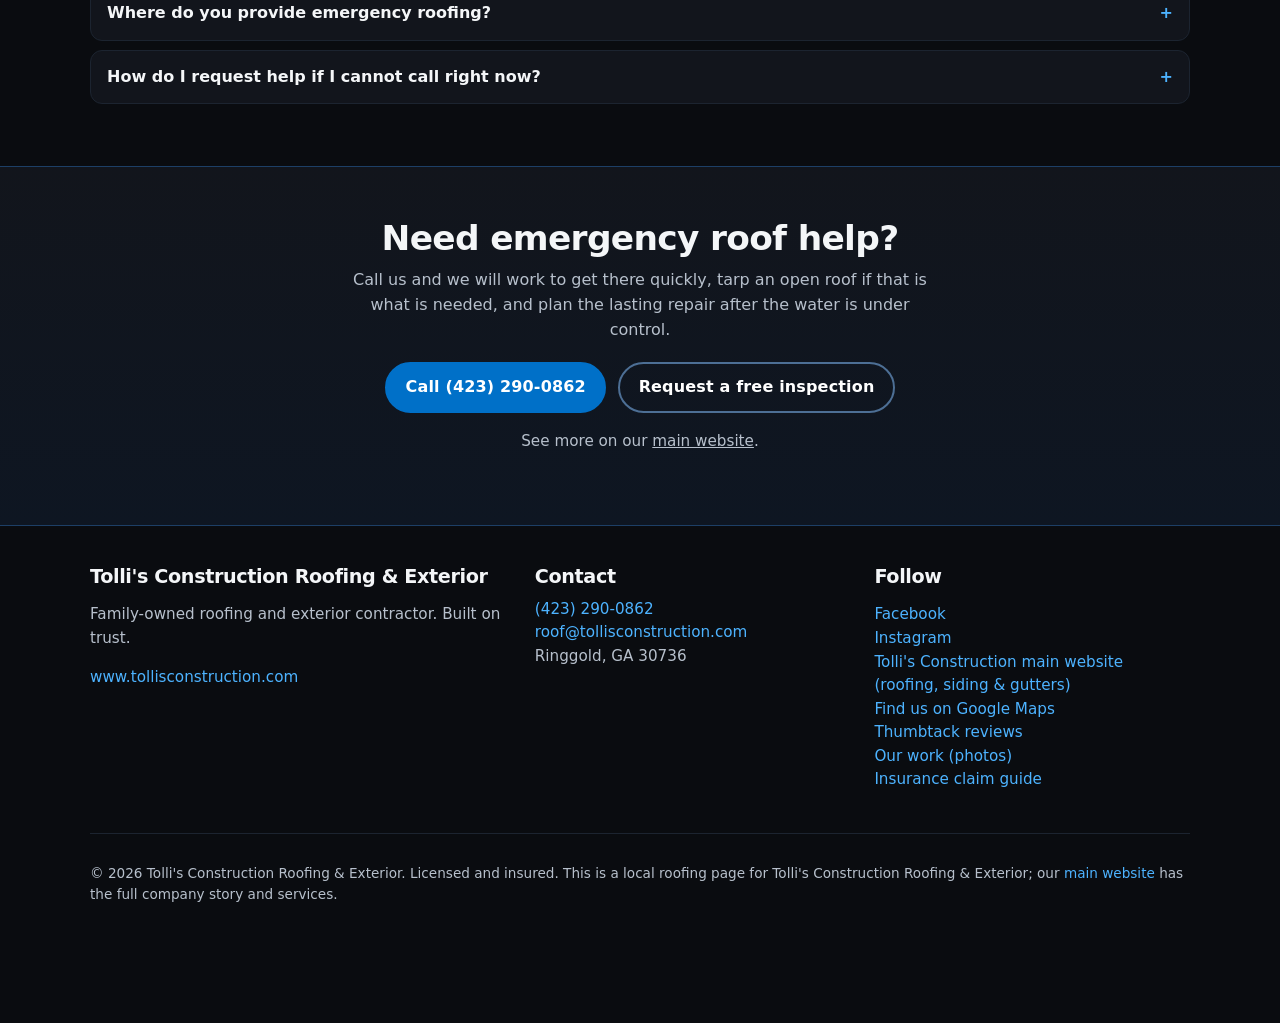
<file: emergency-roof-repair/index.html>
<!DOCTYPE html>
<html lang="en">
<head>
  <meta charset="utf-8">
  <meta name="viewport" content="width=device-width, initial-scale=1">
  <title>Emergency Roof Repair &amp; Tarping | Tolli's Construction Roofing &amp; Exterior</title>
  <meta name="description" content="Emergency roof repair and tarping in Ringgold, Chattanooga, and nearby North Georgia towns. Fast response to leaks and open roofs. Call Tolli's Construction at (423) 290-0862.">
  <link rel="canonical" href="https://tollisexcavation-lang.github.io/ringgold-roofing/emergency-roof-repair/">
  <meta name="robots" content="index,follow">
  <meta name="geo.region" content="US-GA">
  <meta name="geo.placename" content="Ringgold, Georgia">
  <meta property="og:type" content="website">
  <meta property="og:site_name" content="Tolli's Construction Roofing &amp; Exterior">
  <meta property="og:title" content="Emergency Roof Repair &amp; Tarping | Tolli's Construction Roofing &amp; Exterior">
  <meta property="og:description" content="Emergency roof tarping and leak response in the Chattanooga and North Georgia area. Call (423) 290-0862.">
  <meta property="og:url" content="https://tollisexcavation-lang.github.io/ringgold-roofing/emergency-roof-repair/">
  <meta property="og:image" content="https://tollisexcavation-lang.github.io/ringgold-roofing/assets/og.jpg">
  <meta property="og:image:width" content="1200">
  <meta property="og:image:height" content="630">
  <meta property="og:locale" content="en_US">
  <meta name="twitter:card" content="summary_large_image">
  <meta name="twitter:title" content="Emergency Roof Repair &amp; Tarping | Tolli's Construction Roofing &amp; Exterior">
  <meta name="twitter:description" content="Emergency roof tarping and leak response in the Chattanooga and North Georgia area. Call (423) 290-0862.">
  <meta name="twitter:image" content="https://tollisexcavation-lang.github.io/ringgold-roofing/assets/og.jpg">
  <meta name="theme-color" content="#0a0c10">
  <link rel="icon" href="../assets/favicon.ico" sizes="any">
  <link rel="icon" type="image/png" sizes="32x32" href="../assets/favicon-32.png">
  <link rel="apple-touch-icon" href="../assets/apple-touch-icon.png">
  <link rel="preload" as="image" href="../assets/logo.webp" type="image/webp">
  <link rel="stylesheet" href="../styles.css">
  <script type="application/ld+json">
{
  "@context": "https://schema.org",
  "@graph": [
    {
      "@type": "RoofingContractor",
      "@id": "https://www.tollisconstruction.com/#business",
      "name": "Tolli's Construction Roofing & Exterior",
      "alternateName": [
        "Tollis Construction",
        "Tollis Construction Roofing & Exterior"
      ],
      "url": "https://www.tollisconstruction.com",
      "image": "https://tollisexcavation-lang.github.io/ringgold-roofing/assets/logo.png",
      "logo": "https://tollisexcavation-lang.github.io/ringgold-roofing/assets/logo.png",
      "telephone": "+1-423-290-0862",
      "email": "roof@tollisconstruction.com",
      "address": {
        "@type": "PostalAddress",
        "addressLocality": "Ringgold",
        "addressRegion": "GA",
        "postalCode": "30736",
        "addressCountry": "US"
      },
      "areaServed": [
        {
          "@type": "City",
          "name": "Ringgold",
          "addressRegion": "GA"
        },
        {
          "@type": "City",
          "name": "Fort Oglethorpe",
          "addressRegion": "GA"
        },
        {
          "@type": "City",
          "name": "Rossville",
          "addressRegion": "GA"
        },
        {
          "@type": "City",
          "name": "Chickamauga",
          "addressRegion": "GA"
        },
        {
          "@type": "City",
          "name": "Dalton",
          "addressRegion": "GA"
        },
        {
          "@type": "City",
          "name": "Chattanooga",
          "addressRegion": "TN"
        }
      ],
      "description": "Emergency roof repair and tarping from Tolli's Construction Roofing & Exterior, serving Ringgold, Chattanooga, and nearby North Georgia towns. Fast response to leaks and open roofs.",
      "sameAs": [
        "https://www.tollisconstruction.com",
        "https://maps.google.com/?cid=13175790418968073595",
        "https://www.facebook.com/people/Tollis-Construction-Roofing-Exterior/61579625409504/",
        "https://www.instagram.com/tollisconstruction/",
        "https://www.thumbtack.com/ga/ringgold/roofing/tollis-construction/service/579977442188017668"
      ],
      "hasOfferCatalog": {
        "@type": "OfferCatalog",
        "name": "Roofing services",
        "itemListElement": [
          {
            "@type": "Offer",
            "itemOffered": {
              "@type": "Service",
              "name": "Roof replacement"
            }
          },
          {
            "@type": "Offer",
            "itemOffered": {
              "@type": "Service",
              "name": "Roof repair"
            }
          },
          {
            "@type": "Offer",
            "itemOffered": {
              "@type": "Service",
              "name": "Roof leak repair"
            }
          },
          {
            "@type": "Offer",
            "itemOffered": {
              "@type": "Service",
              "name": "Storm and hail damage repair"
            }
          },
          {
            "@type": "Offer",
            "itemOffered": {
              "@type": "Service",
              "name": "Emergency roof tarping"
            }
          },
          {
            "@type": "Offer",
            "itemOffered": {
              "@type": "Service",
              "name": "Free roof inspection"
            }
          }
        ]
      },
      "hasMap": "https://maps.google.com/?cid=13175790418968073595"
    },
    {
      "@type": "WebPage",
      "@id": "https://tollisexcavation-lang.github.io/ringgold-roofing/emergency-roof-repair/#webpage",
      "url": "https://tollisexcavation-lang.github.io/ringgold-roofing/emergency-roof-repair/",
      "name": "Emergency Roof Repair & Tarping | Tolli's Construction Roofing & Exterior",
      "description": "Emergency roof repair and tarping in Ringgold, Chattanooga, and nearby North Georgia towns. Fast response to leaks and open roofs. Call Tolli's Construction at (423) 290-0862.",
      "isPartOf": {
        "@id": "https://www.tollisconstruction.com"
      },
      "about": {
        "@id": "https://www.tollisconstruction.com/#business"
      },
      "primaryImageOfPage": {
        "@type": "ImageObject",
        "url": "https://tollisexcavation-lang.github.io/ringgold-roofing/assets/og.jpg"
      }
    },
    {
      "@type": "FAQPage",
      "@id": "https://tollisexcavation-lang.github.io/ringgold-roofing/emergency-roof-repair/#faq",
      "mainEntity": [
        {
          "@type": "Question",
          "name": "How fast can you get here?",
          "acceptedAnswer": {
            "@type": "Answer",
            "text": "We treat emergency calls as a priority and work to arrive as quickly as we can. Response time depends on when you call, the weather, and how far the property is from Ringgold. Call (423) 290-0862 and we will tell you how soon we can get there."
          }
        },
        {
          "@type": "Question",
          "name": "Are you available 24/7?",
          "acceptedAnswer": {
            "@type": "Answer",
            "text": "We do not claim around-the-clock coverage. Call us and we will be honest about how soon we can respond."
          }
        },
        {
          "@type": "Question",
          "name": "What should I do until you arrive?",
          "acceptedAnswer": {
            "@type": "Answer",
            "text": "Stay off the roof. If you can do so safely, move belongings away from the drip and use buckets to catch water. Do not try to walk a wet or damaged roof yourself."
          }
        },
        {
          "@type": "Question",
          "name": "Will you repair the roof the same day?",
          "acceptedAnswer": {
            "@type": "Answer",
            "text": "Often the first visit is to tarp the roof and stop the water. Lasting repairs or a replacement are scheduled once we can inspect the damage and, if needed, work through insurance."
          }
        },
        {
          "@type": "Question",
          "name": "Where do you provide emergency roofing?",
          "acceptedAnswer": {
            "@type": "Answer",
            "text": "We serve Ringgold, Fort Oglethorpe, Rossville, Chickamauga, Dalton, Chattanooga, and nearby towns in North Georgia and Hamilton County, Tennessee."
          }
        },
        {
          "@type": "Question",
          "name": "How do I request help if I cannot call right now?",
          "acceptedAnswer": {
            "@type": "Answer",
            "text": "Use the form on this page with the property address. If the leak is active, calling is still the faster option."
          }
        }
      ]
    },
    {
      "@type": "BreadcrumbList",
      "@id": "https://tollisexcavation-lang.github.io/ringgold-roofing/emergency-roof-repair/#breadcrumb",
      "itemListElement": [
        {
          "@type": "ListItem",
          "position": 1,
          "name": "Ringgold GA Roofing",
          "item": "https://tollisexcavation-lang.github.io/ringgold-roofing/"
        },
        {
          "@type": "ListItem",
          "position": 2,
          "name": "Emergency Roof Repair",
          "item": "https://tollisexcavation-lang.github.io/ringgold-roofing/emergency-roof-repair/"
        }
      ]
    }
  ]
}
  </script>
  <script src="../assets/utm.js" defer></script>
</head>
<body>
  <a class="skip" href="#main">Skip to content</a>
  <header class="site">
    <div class="wrap nav">
      <a class="brand" href="../" aria-label="Tolli's Construction Roofing &amp; Exterior">
        <picture>
          <source srcset="../assets/logo.webp" type="image/webp">
          <img src="../assets/logo.png" width="600" height="368" alt="Tolli's Construction Roofing &amp; Exterior logo">
        </picture>
      </a>
      <nav class="links" aria-label="Page">
        <a href="#inspect">Free Inspection</a>
        <a href="#services">Services</a>
        <a href="#area">Areas we serve</a>
        <a href="#faq">FAQ</a>
        <a href="../our-work/">Our Work</a>
        <a href="https://www.tollisconstruction.com">Main Website</a>
      </nav>
      <a class="btn btn-call" href="tel:+14232900862">Call (423) 290-0862</a>
    </div>
  </header>

  <main id="main">
    <section class="hero">
      <div class="wrap">
        <p class="kicker">Leaks and open roofs · Fast response</p>
        <h1>Emergency roof repair and tarping when water is getting in.</h1>
        <p class="lede">If wind, a fallen limb, or a sudden leak has opened your roof, Tolli's Construction Roofing &amp; Exterior provides emergency roofing and tarping to help stop the water and protect the inside of the home. Call (423) 290-0862 and we will work to get there as quickly as we can.</p>
        <div class="cta-row">
          <a class="btn btn-call" href="tel:+14232900862">Call (423) 290-0862</a>
          <a class="btn btn-ghost" href="#inspect">Request a Free Roof Inspection</a>
        </div>
        <p class="fine">Or visit our <a href="https://www.tollisconstruction.com">main website</a> at tollisconstruction.com.</p>
      </div>
    </section>

    <section class="inspect" id="inspect">
      <div class="wrap inspect-layout">
        <div>
          <p class="kicker">Free inspection</p>
          <h2>Request your free roof inspection</h2>
          <p class="sub">If you can safely do so, send your name, phone, email, and the property address. For an active leak, calling is usually faster. We will follow up as soon as we can.</p>
        </div>
        <form class="lead-form panel" action="https://formsubmit.co/d77dd6da2845c3721cb0878c0e5c3f74" method="POST">
          <input type="hidden" name="_subject" value="New emergency roof repair request">
          <input type="hidden" name="_template" value="table">
          <input type="hidden" name="_captcha" value="false">
          <input type="hidden" name="_next" value="https://tollisexcavation-lang.github.io/ringgold-roofing/thanks.html">
          <input type="hidden" name="Landing page" value="Emergency roof repair">
          <input type="hidden" name="Lead source" value="Website (no tracking tag)">
          <input type="hidden" name="utm_source" value="">
          <input type="text" name="_honey" class="hp" tabindex="-1" autocomplete="off">
          <div class="field">
            <label for="full-name">Full name <span class="req">*</span></label>
            <input id="full-name" type="text" name="name" autocomplete="name" required>
          </div>
          <div class="field">
            <label for="phone">Phone number <span class="req">*</span></label>
            <input id="phone" type="tel" name="phone" autocomplete="tel" inputmode="tel" required>
          </div>
          <div class="field">
            <label for="email">Email <span class="req">*</span></label>
            <input id="email" type="email" name="email" autocomplete="email" required>
          </div>
          <div class="field">
            <label for="address">Property address <span class="req">*</span></label>
            <input id="address" type="text" name="address" autocomplete="street-address" required placeholder="Street, city, and ZIP">
          </div>
          <button class="btn btn-call" type="submit">Request a free inspection</button>
          <p class="form-note">We will use this only to schedule your inspection. Prefer to call? <a href="tel:+14232900862">(423) 290-0862</a></p>
        </form>
      </div>
    </section>

    <section id="services">
      <div class="wrap">
        <h2>What we can do in an emergency</h2>
        <p class="sub">The first job is to help keep more water out. After the roof is stabilized, we can plan the lasting repair or replacement.</p>
        <div class="grid">
          <article class="card">
            <h3>Emergency tarping</h3>
            <p>We cover an open or badly damaged section of roof to help protect the house until permanent work can be done.</p>
          </article>
          <article class="card">
            <h3>Active leak response</h3>
            <p>If water is coming in, we look for the source and take steps to slow or stop it, starting with a tarp when that is what is needed.</p>
          </article>
          <article class="card">
            <h3>Storm openings</h3>
            <p>Wind, hail, or a fallen limb can open a roof quickly. We treat those calls as a priority.</p>
          </article>
          <article class="card">
            <h3>Follow-up repair</h3>
            <p>Once the weather is off the interior, we inspect the full roof and quote the lasting repair or replacement.</p>
          </article>
          <article class="card">
            <h3>Insurance documentation</h3>
            <p>If the emergency started with a storm, we can document the damage to help you work through a claim.</p>
          </article>
          <article class="card">
            <h3>Free inspection after it is stable</h3>
            <p>When the immediate leak is under control, you still get a clear, no-pressure look at what the roof needs next.</p>
          </article>
        </div>
      </div>
    </section>

    <section id="emergency">
      <div class="wrap split">
        <div>
          <h2>Call first if water is coming in</h2>
          <p class="sub">The form on this page works, but a phone call is the faster way to reach us in an emergency. Call <a href="tel:+14232900862">(423) 290-0862</a> and tell us the address and what is happening. We will work to get there quickly. We do not advertise around-the-clock coverage, and we will tell you honestly how soon we can arrive.</p>
          <p>Stay off a damaged roof, and move belongings away from an active drip if you can do so safely.</p>
        </div>
        <div class="panel">
          <h3>While you wait</h3>
          <ul>
            <li>Stay off the roof.</li>
            <li>Catch water with buckets and protect floors if you can.</li>
            <li>Have the street address ready when you call.</li>
            <li>Tell us if a large limb is still on the roof or if power lines are involved, so we can plan safely.</li>
          </ul>
        </div>
      </div>
    </section>

    <section id="area">
      <div class="wrap">
        <h2>Areas we serve</h2>
        <p class="sub">Emergency tarping and leak response for Ringgold, Fort Oglethorpe, Rossville, Chickamauga, Dalton, Chattanooga, and nearby communities.</p>
        <div class="towns" aria-label="Towns we serve">
          <a class="town" href="../">Ringgold, GA</a><a class="town" href="../chattanooga-roofing/">Chattanooga, TN</a><a class="town" href="../fort-oglethorpe-roofing/">Fort Oglethorpe, GA</a><a class="town" href="../rossville-roofing/">Rossville, GA</a><a class="town" href="../chickamauga-roofing/">Chickamauga, GA</a><a class="town" href="../dalton-roofing/">Dalton, GA</a>
        </div>
        <p class="related">Related services</p>
        <div class="towns" aria-label="Related services">
          <a class="town" href="../storm-damage-roof-repair/">Storm &amp; hail damage</a><span class="town current">Emergency roof repair</span><a class="town" href="../insurance-claim-guide/">Insurance claim guide</a><a class="town" href="../our-work/">Our work (photos)</a>
        </div>
      </div>
    </section>

    <section id="faq">
      <div class="wrap">
        <h2>Emergency roof repair FAQs</h2>
        <p class="sub">What to expect when the roof is leaking or open.</p>
        <details>
          <summary>How fast can you get here?</summary>
          <p>We treat emergency calls as a priority and work to arrive as quickly as we can. Response time depends on when you call, the weather, and how far the property is from Ringgold. Call <a href="tel:+14232900862">(423) 290-0862</a> and we will tell you how soon we can get there.</p>
        </details>
        <details>
          <summary>Are you available 24/7?</summary>
          <p>We do not claim around-the-clock coverage. Call us and we will be honest about how soon we can respond.</p>
        </details>
        <details>
          <summary>What should I do until you arrive?</summary>
          <p>Stay off the roof. If you can do so safely, move belongings away from the drip and use buckets to catch water. Do not try to walk a wet or damaged roof yourself.</p>
        </details>
        <details>
          <summary>Will you repair the roof the same day?</summary>
          <p>Often the first visit is to tarp the roof and stop the water. Lasting repairs or a replacement are scheduled once we can inspect the damage and, if needed, work through insurance.</p>
        </details>
        <details>
          <summary>Where do you provide emergency roofing?</summary>
          <p>We serve Ringgold, Fort Oglethorpe, Rossville, Chickamauga, Dalton, Chattanooga, and nearby towns in North Georgia and Hamilton County, Tennessee.</p>
        </details>
        <details>
          <summary>How do I request help if I cannot call right now?</summary>
          <p>Use the form on this page with the property address. If the leak is active, calling is still the faster option.</p>
        </details>
      </div>
    </section>

    <section class="cta-band">
      <div class="wrap">
        <h2>Need emergency roof help?</h2>
        <p>Call us and we will work to get there quickly, tarp an open roof if that is what is needed, and plan the lasting repair after the water is under control.</p>
        <div class="cta-row">
          <a class="btn btn-call" href="tel:+14232900862">Call (423) 290-0862</a>
          <a class="btn btn-ghost" href="#inspect">Request a free inspection</a>
        </div>
        <p class="fine">See more on our <a href="https://www.tollisconstruction.com">main website</a>.</p>
      </div>
    </section>
  </main>

  <footer class="site">
    <div class="wrap cols">
      <div>
        <h2>Tolli's Construction Roofing &amp; Exterior</h2>
        <p>Family-owned roofing and exterior contractor. Built on trust.</p>
        <p><a href="https://www.tollisconstruction.com">www.tollisconstruction.com</a></p>
      </div>
      <div>
        <h2>Contact</h2>
        <address>
          <a href="tel:+14232900862">(423) 290-0862</a><br>
          <a href="mailto:roof@tollisconstruction.com">roof@tollisconstruction.com</a><br>
          Ringgold, GA 30736
        </address>
      </div>
      <div>
        <h2>Follow</h2>
        <p>
          <a href="https://www.facebook.com/people/Tollis-Construction-Roofing-Exterior/61579625409504/">Facebook</a><br>
          <a href="https://www.instagram.com/tollisconstruction/">Instagram</a><br>
          <a href="https://www.tollisconstruction.com">Tolli's Construction main website (roofing, siding &amp; gutters)</a><br>
          <a href="https://maps.google.com/?cid=13175790418968073595">Find us on Google Maps</a><br>
          <a href="https://www.thumbtack.com/ga/ringgold/roofing/tollis-construction/service/579977442188017668">Thumbtack reviews</a><br>
          <a href="../our-work/">Our work (photos)</a><br>
          <a href="../insurance-claim-guide/">Insurance claim guide</a>
        </p>
      </div>
    </div>
    <div class="wrap legal">
      <p>&copy; 2026 Tolli's Construction Roofing &amp; Exterior. Licensed and insured. This is a local roofing page for Tolli's Construction Roofing &amp; Exterior; our <a href="https://www.tollisconstruction.com">main website</a> has the full company story and services.</p>
    </div>
  </footer>

  <div class="phone-bar" aria-label="Quick contact">
    <a class="btn btn-call" href="tel:+14232900862">Call now</a>
    <a class="btn btn-ghost" href="#inspect">Free inspection</a>
  </div>
</body>
</html>
</file>
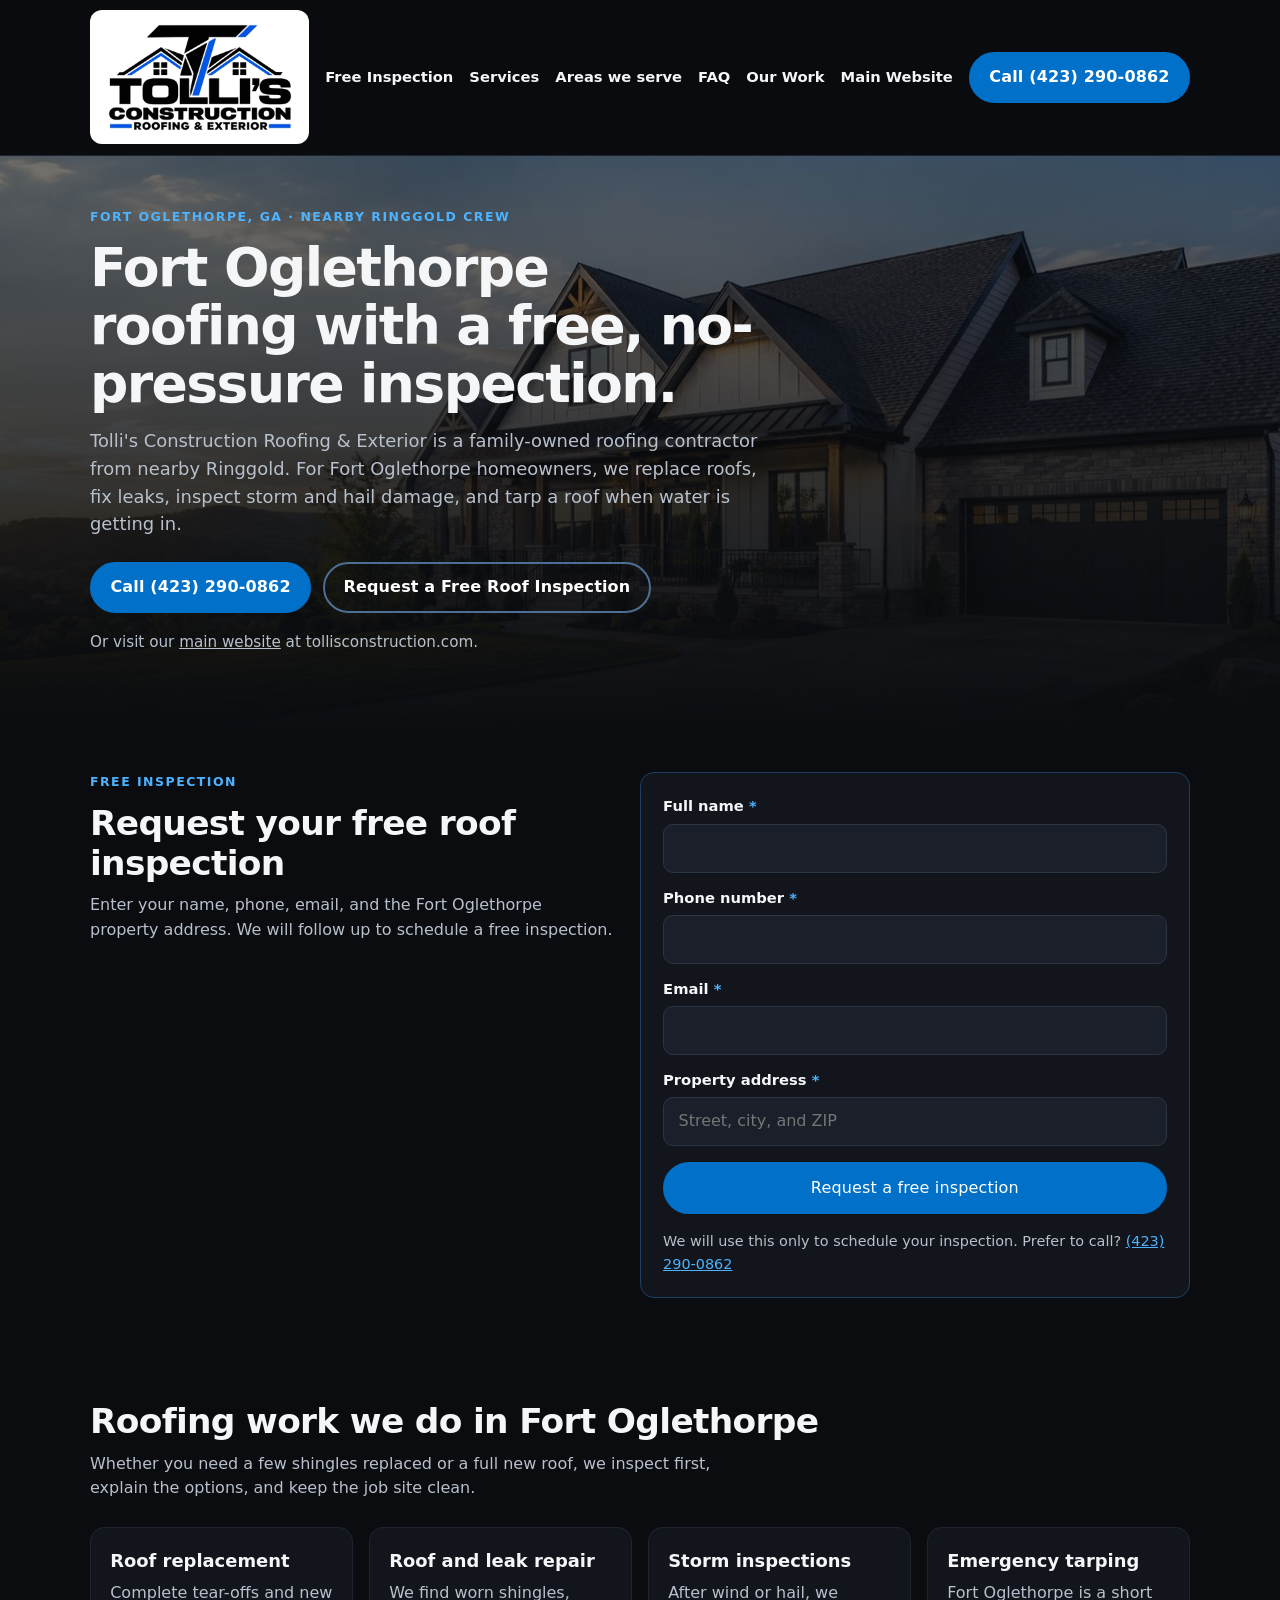
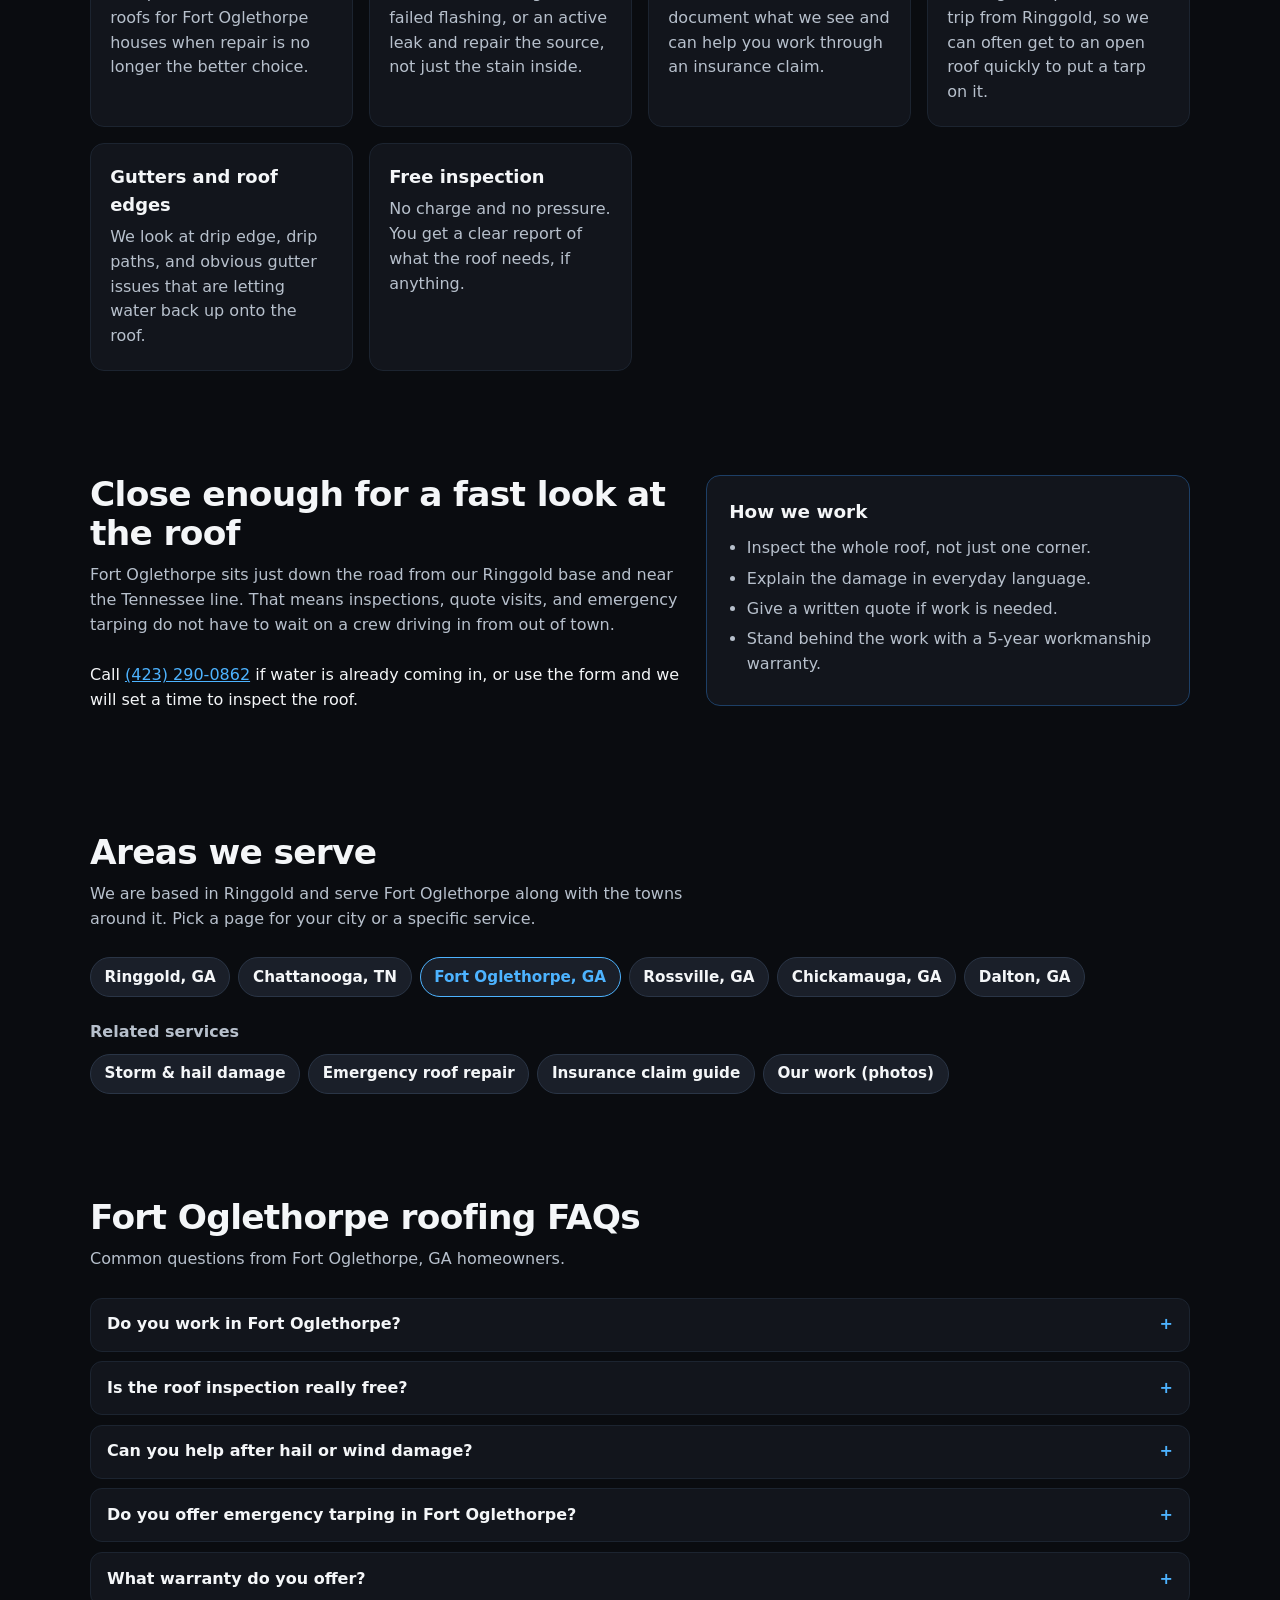
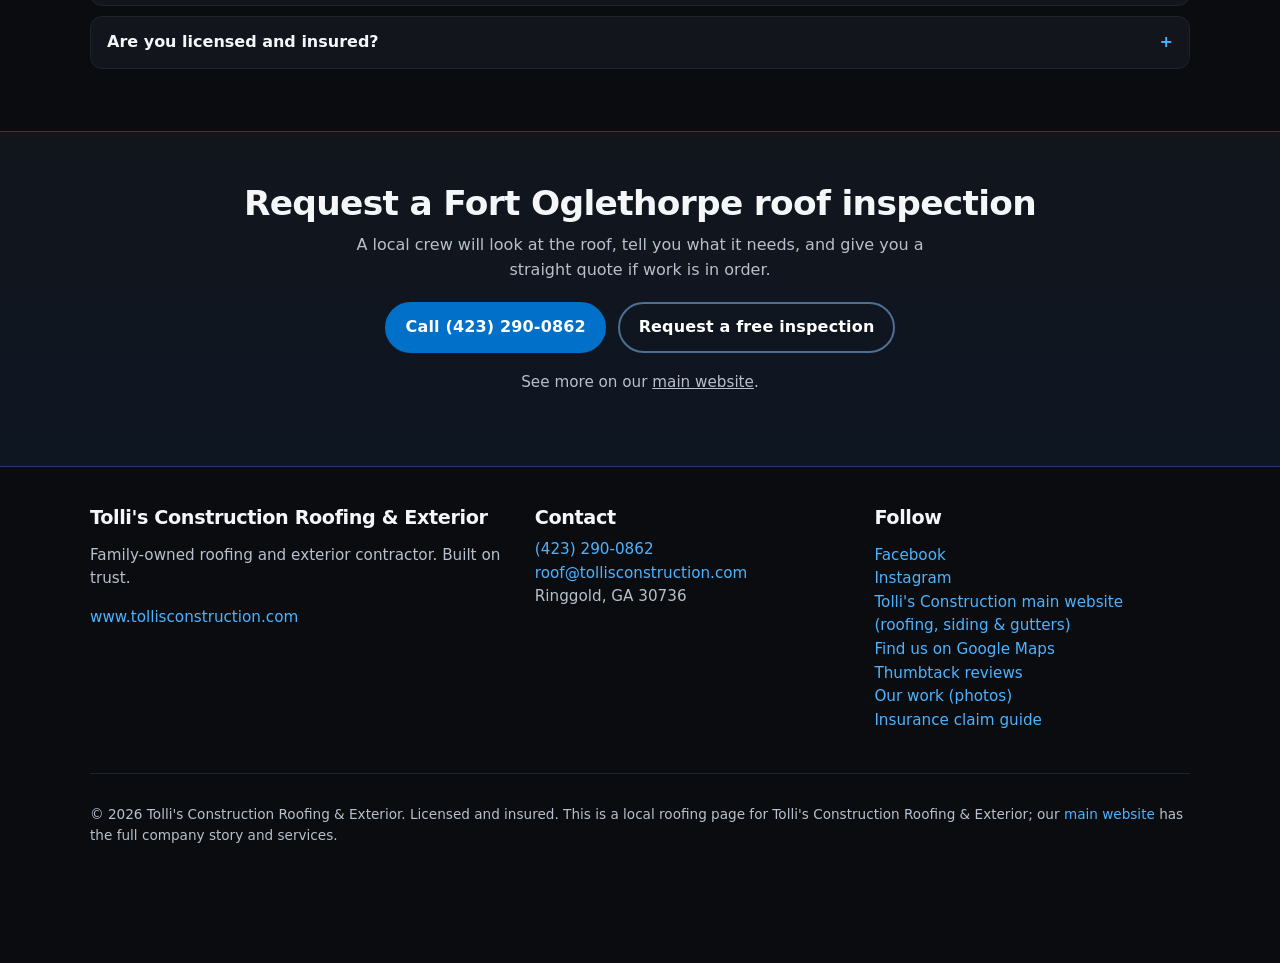
<file: fort-oglethorpe-roofing/index.html>
<!DOCTYPE html>
<html lang="en">
<head>
  <meta charset="utf-8">
  <meta name="viewport" content="width=device-width, initial-scale=1">
  <title>Fort Oglethorpe GA Roofing | Roofer &amp; Roof Repair | Tolli's Construction Roofing &amp; Exterior</title>
  <meta name="description" content="Roof replacement, leak repair, storm damage, and emergency tarping in Fort Oglethorpe, GA. Free roof inspection from Tolli's Construction in nearby Ringgold. Call (423) 290-0862.">
  <link rel="canonical" href="https://tollisexcavation-lang.github.io/ringgold-roofing/fort-oglethorpe-roofing/">
  <meta name="robots" content="index,follow">
  <meta name="geo.region" content="US-GA">
  <meta name="geo.placename" content="Fort Oglethorpe, Georgia">
  <meta property="og:type" content="website">
  <meta property="og:site_name" content="Tolli's Construction Roofing &amp; Exterior">
  <meta property="og:title" content="Fort Oglethorpe GA Roofing | Roofer &amp; Roof Repair | Tolli's Construction Roofing &amp; Exterior">
  <meta property="og:description" content="Fort Oglethorpe roofer for replacements, leak repair, and emergency tarping. Free inspection. Call (423) 290-0862.">
  <meta property="og:url" content="https://tollisexcavation-lang.github.io/ringgold-roofing/fort-oglethorpe-roofing/">
  <meta property="og:image" content="https://tollisexcavation-lang.github.io/ringgold-roofing/assets/og.jpg">
  <meta property="og:image:width" content="1200">
  <meta property="og:image:height" content="630">
  <meta property="og:locale" content="en_US">
  <meta name="twitter:card" content="summary_large_image">
  <meta name="twitter:title" content="Fort Oglethorpe GA Roofing | Tolli's Construction Roofing &amp; Exterior">
  <meta name="twitter:description" content="Fort Oglethorpe roofer for replacements, leak repair, and emergency tarping. Free inspection. Call (423) 290-0862.">
  <meta name="twitter:image" content="https://tollisexcavation-lang.github.io/ringgold-roofing/assets/og.jpg">
  <meta name="theme-color" content="#0a0c10">
  <link rel="icon" href="../assets/favicon.ico" sizes="any">
  <link rel="icon" type="image/png" sizes="32x32" href="../assets/favicon-32.png">
  <link rel="apple-touch-icon" href="../assets/apple-touch-icon.png">
  <link rel="preload" as="image" href="../assets/logo.webp" type="image/webp">
  <link rel="stylesheet" href="../styles.css">
  <script type="application/ld+json">
{
  "@context": "https://schema.org",
  "@graph": [
    {
      "@type": "RoofingContractor",
      "@id": "https://www.tollisconstruction.com/#business",
      "name": "Tolli's Construction Roofing & Exterior",
      "alternateName": [
        "Tollis Construction",
        "Tollis Construction Roofing & Exterior"
      ],
      "url": "https://www.tollisconstruction.com",
      "image": "https://tollisexcavation-lang.github.io/ringgold-roofing/assets/logo.png",
      "logo": "https://tollisexcavation-lang.github.io/ringgold-roofing/assets/logo.png",
      "telephone": "+1-423-290-0862",
      "email": "roof@tollisconstruction.com",
      "address": {
        "@type": "PostalAddress",
        "addressLocality": "Ringgold",
        "addressRegion": "GA",
        "postalCode": "30736",
        "addressCountry": "US"
      },
      "areaServed": [
        {
          "@type": "City",
          "name": "Ringgold",
          "addressRegion": "GA"
        },
        {
          "@type": "City",
          "name": "Fort Oglethorpe",
          "addressRegion": "GA"
        },
        {
          "@type": "City",
          "name": "Rossville",
          "addressRegion": "GA"
        },
        {
          "@type": "City",
          "name": "Chickamauga",
          "addressRegion": "GA"
        },
        {
          "@type": "City",
          "name": "Dalton",
          "addressRegion": "GA"
        },
        {
          "@type": "City",
          "name": "Chattanooga",
          "addressRegion": "TN"
        }
      ],
      "description": "Family-owned roofing contractor based in Ringgold, GA, serving Fort Oglethorpe with roof replacement, leak repair, storm damage help, and emergency tarping.",
      "sameAs": [
        "https://www.tollisconstruction.com",
        "https://maps.google.com/?cid=13175790418968073595",
        "https://www.facebook.com/people/Tollis-Construction-Roofing-Exterior/61579625409504/",
        "https://www.instagram.com/tollisconstruction/",
        "https://www.thumbtack.com/ga/ringgold/roofing/tollis-construction/service/579977442188017668"
      ],
      "hasOfferCatalog": {
        "@type": "OfferCatalog",
        "name": "Roofing services",
        "itemListElement": [
          {
            "@type": "Offer",
            "itemOffered": {
              "@type": "Service",
              "name": "Roof replacement"
            }
          },
          {
            "@type": "Offer",
            "itemOffered": {
              "@type": "Service",
              "name": "Roof repair"
            }
          },
          {
            "@type": "Offer",
            "itemOffered": {
              "@type": "Service",
              "name": "Roof leak repair"
            }
          },
          {
            "@type": "Offer",
            "itemOffered": {
              "@type": "Service",
              "name": "Storm and hail damage repair"
            }
          },
          {
            "@type": "Offer",
            "itemOffered": {
              "@type": "Service",
              "name": "Emergency roof tarping"
            }
          },
          {
            "@type": "Offer",
            "itemOffered": {
              "@type": "Service",
              "name": "Free roof inspection"
            }
          }
        ]
      },
      "hasMap": "https://maps.google.com/?cid=13175790418968073595"
    },
    {
      "@type": "WebPage",
      "@id": "https://tollisexcavation-lang.github.io/ringgold-roofing/fort-oglethorpe-roofing/#webpage",
      "url": "https://tollisexcavation-lang.github.io/ringgold-roofing/fort-oglethorpe-roofing/",
      "name": "Fort Oglethorpe GA Roofing | Roofer & Roof Repair | Tolli's Construction Roofing & Exterior",
      "description": "Roof replacement, leak repair, storm damage, and emergency tarping in Fort Oglethorpe, GA. Free roof inspection from Tolli's Construction in nearby Ringgold. Call (423) 290-0862.",
      "isPartOf": {
        "@id": "https://www.tollisconstruction.com"
      },
      "about": {
        "@id": "https://www.tollisconstruction.com/#business"
      },
      "primaryImageOfPage": {
        "@type": "ImageObject",
        "url": "https://tollisexcavation-lang.github.io/ringgold-roofing/assets/og.jpg"
      }
    },
    {
      "@type": "FAQPage",
      "@id": "https://tollisexcavation-lang.github.io/ringgold-roofing/fort-oglethorpe-roofing/#faq",
      "mainEntity": [
        {
          "@type": "Question",
          "name": "Do you work in Fort Oglethorpe?",
          "acceptedAnswer": {
            "@type": "Answer",
            "text": "Yes. Tolli's Construction is based in Ringgold, a short drive from Fort Oglethorpe, and we provide inspections, repairs, replacements, and emergency tarping here."
          }
        },
        {
          "@type": "Question",
          "name": "Is the roof inspection really free?",
          "acceptedAnswer": {
            "@type": "Answer",
            "text": "Yes. Submit the form on this page or call (423) 290-0862. We look at the roof and tell you what we find, with no obligation."
          }
        },
        {
          "@type": "Question",
          "name": "Can you help after hail or wind damage?",
          "acceptedAnswer": {
            "@type": "Answer",
            "text": "Yes. We inspect and document storm damage and can help you work with your insurance company on repairs or a replacement."
          }
        },
        {
          "@type": "Question",
          "name": "Do you offer emergency tarping in Fort Oglethorpe?",
          "acceptedAnswer": {
            "@type": "Answer",
            "text": "Yes. If the roof is open to the weather, call us and we will work to get a tarp on it as quickly as we can, then plan the lasting repair."
          }
        },
        {
          "@type": "Question",
          "name": "What warranty do you offer?",
          "acceptedAnswer": {
            "@type": "Answer",
            "text": "We offer a 5-year workmanship warranty on our roofing work."
          }
        },
        {
          "@type": "Question",
          "name": "Are you licensed and insured?",
          "acceptedAnswer": {
            "@type": "Answer",
            "text": "Yes. Tolli's Construction is a licensed and insured roofing and exterior contractor."
          }
        }
      ]
    },
    {
      "@type": "BreadcrumbList",
      "@id": "https://tollisexcavation-lang.github.io/ringgold-roofing/fort-oglethorpe-roofing/#breadcrumb",
      "itemListElement": [
        {
          "@type": "ListItem",
          "position": 1,
          "name": "Ringgold GA Roofing",
          "item": "https://tollisexcavation-lang.github.io/ringgold-roofing/"
        },
        {
          "@type": "ListItem",
          "position": 2,
          "name": "Fort Oglethorpe Roofing",
          "item": "https://tollisexcavation-lang.github.io/ringgold-roofing/fort-oglethorpe-roofing/"
        }
      ]
    }
  ]
}
  </script>
  <script src="../assets/utm.js" defer></script>
</head>
<body>
  <a class="skip" href="#main">Skip to content</a>
  <header class="site">
    <div class="wrap nav">
      <a class="brand" href="../" aria-label="Tolli's Construction Roofing &amp; Exterior">
        <picture>
          <source srcset="../assets/logo.webp" type="image/webp">
          <img src="../assets/logo.png" width="600" height="368" alt="Tolli's Construction Roofing &amp; Exterior logo">
        </picture>
      </a>
      <nav class="links" aria-label="Page">
        <a href="#inspect">Free Inspection</a>
        <a href="#services">Services</a>
        <a href="#area">Areas we serve</a>
        <a href="#faq">FAQ</a>
        <a href="../our-work/">Our Work</a>
        <a href="https://www.tollisconstruction.com">Main Website</a>
      </nav>
      <a class="btn btn-call" href="tel:+14232900862">Call (423) 290-0862</a>
    </div>
  </header>

  <main id="main">
    <section class="hero">
      <div class="wrap">
        <p class="kicker">Fort Oglethorpe, GA · Nearby Ringgold crew</p>
        <h1>Fort Oglethorpe roofing with a free, no-pressure inspection.</h1>
        <p class="lede">Tolli's Construction Roofing &amp; Exterior is a family-owned roofing contractor from nearby Ringgold. For Fort Oglethorpe homeowners, we replace roofs, fix leaks, inspect storm and hail damage, and tarp a roof when water is getting in.</p>
        <div class="cta-row">
          <a class="btn btn-call" href="tel:+14232900862">Call (423) 290-0862</a>
          <a class="btn btn-ghost" href="#inspect">Request a Free Roof Inspection</a>
        </div>
        <p class="fine">Or visit our <a href="https://www.tollisconstruction.com">main website</a> at tollisconstruction.com.</p>
      </div>
    </section>

    <section class="inspect" id="inspect">
      <div class="wrap inspect-layout">
        <div>
          <p class="kicker">Free inspection</p>
          <h2>Request your free roof inspection</h2>
          <p class="sub">Enter your name, phone, email, and the Fort Oglethorpe property address. We will follow up to schedule a free inspection.</p>
        </div>
        <form class="lead-form panel" action="https://formsubmit.co/d77dd6da2845c3721cb0878c0e5c3f74" method="POST">
          <input type="hidden" name="_subject" value="New Fort Oglethorpe roof inspection request">
          <input type="hidden" name="_template" value="table">
          <input type="hidden" name="_captcha" value="false">
          <input type="hidden" name="_next" value="https://tollisexcavation-lang.github.io/ringgold-roofing/thanks.html">
          <input type="hidden" name="Landing page" value="Fort Oglethorpe roofing">
          <input type="hidden" name="Lead source" value="Website (no tracking tag)">
          <input type="hidden" name="utm_source" value="">
          <input type="text" name="_honey" class="hp" tabindex="-1" autocomplete="off">
          <div class="field">
            <label for="full-name">Full name <span class="req">*</span></label>
            <input id="full-name" type="text" name="name" autocomplete="name" required>
          </div>
          <div class="field">
            <label for="phone">Phone number <span class="req">*</span></label>
            <input id="phone" type="tel" name="phone" autocomplete="tel" inputmode="tel" required>
          </div>
          <div class="field">
            <label for="email">Email <span class="req">*</span></label>
            <input id="email" type="email" name="email" autocomplete="email" required>
          </div>
          <div class="field">
            <label for="address">Property address <span class="req">*</span></label>
            <input id="address" type="text" name="address" autocomplete="street-address" required placeholder="Street, city, and ZIP">
          </div>
          <button class="btn btn-call" type="submit">Request a free inspection</button>
          <p class="form-note">We will use this only to schedule your inspection. Prefer to call? <a href="tel:+14232900862">(423) 290-0862</a></p>
        </form>
      </div>
    </section>

    <section id="services">
      <div class="wrap">
        <h2>Roofing work we do in Fort Oglethorpe</h2>
        <p class="sub">Whether you need a few shingles replaced or a full new roof, we inspect first, explain the options, and keep the job site clean.</p>
        <div class="grid">
          <article class="card">
            <h3>Roof replacement</h3>
            <p>Complete tear-offs and new roofs for Fort Oglethorpe houses when repair is no longer the better choice.</p>
          </article>
          <article class="card">
            <h3>Roof and leak repair</h3>
            <p>We find worn shingles, failed flashing, or an active leak and repair the source, not just the stain inside.</p>
          </article>
          <article class="card">
            <h3>Storm inspections</h3>
            <p>After wind or hail, we document what we see and can help you work through an insurance claim.</p>
          </article>
          <article class="card">
            <h3>Emergency tarping</h3>
            <p>Fort Oglethorpe is a short trip from Ringgold, so we can often get to an open roof quickly to put a tarp on it.</p>
          </article>
          <article class="card">
            <h3>Gutters and roof edges</h3>
            <p>We look at drip edge, drip paths, and obvious gutter issues that are letting water back up onto the roof.</p>
          </article>
          <article class="card">
            <h3>Free inspection</h3>
            <p>No charge and no pressure. You get a clear report of what the roof needs, if anything.</p>
          </article>
        </div>
      </div>
    </section>

    <section id="why">
      <div class="wrap split">
        <div>
          <h2>Close enough for a fast look at the roof</h2>
          <p class="sub">Fort Oglethorpe sits just down the road from our Ringgold base and near the Tennessee line. That means inspections, quote visits, and emergency tarping do not have to wait on a crew driving in from out of town.</p>
          <p>Call <a href="tel:+14232900862">(423) 290-0862</a> if water is already coming in, or use the form and we will set a time to inspect the roof.</p>
        </div>
        <div class="panel">
          <h3>How we work</h3>
          <ul>
            <li>Inspect the whole roof, not just one corner.</li>
            <li>Explain the damage in everyday language.</li>
            <li>Give a written quote if work is needed.</li>
            <li>Stand behind the work with a 5-year workmanship warranty.</li>
          </ul>
        </div>
      </div>
    </section>

    <section id="area">
      <div class="wrap">
        <h2>Areas we serve</h2>
        <p class="sub">We are based in Ringgold and serve Fort Oglethorpe along with the towns around it. Pick a page for your city or a specific service.</p>
        <div class="towns" aria-label="Towns we serve">
          <a class="town" href="../">Ringgold, GA</a><a class="town" href="../chattanooga-roofing/">Chattanooga, TN</a><span class="town current">Fort Oglethorpe, GA</span><a class="town" href="../rossville-roofing/">Rossville, GA</a><a class="town" href="../chickamauga-roofing/">Chickamauga, GA</a><a class="town" href="../dalton-roofing/">Dalton, GA</a>
        </div>
        <p class="related">Related services</p>
        <div class="towns" aria-label="Related services">
          <a class="town" href="../storm-damage-roof-repair/">Storm &amp; hail damage</a><a class="town" href="../emergency-roof-repair/">Emergency roof repair</a><a class="town" href="../insurance-claim-guide/">Insurance claim guide</a><a class="town" href="../our-work/">Our work (photos)</a>
        </div>
      </div>
    </section>

    <section id="faq">
      <div class="wrap">
        <h2>Fort Oglethorpe roofing FAQs</h2>
        <p class="sub">Common questions from Fort Oglethorpe, GA homeowners.</p>
        <details>
          <summary>Do you work in Fort Oglethorpe?</summary>
          <p>Yes. Tolli's Construction is based in Ringgold, a short drive from Fort Oglethorpe, and we provide inspections, repairs, replacements, and emergency tarping here.</p>
        </details>
        <details>
          <summary>Is the roof inspection really free?</summary>
          <p>Yes. Submit the form on this page or call <a href="tel:+14232900862">(423) 290-0862</a>. We look at the roof and tell you what we find, with no obligation.</p>
        </details>
        <details>
          <summary>Can you help after hail or wind damage?</summary>
          <p>Yes. We inspect and document storm damage and can help you work with your insurance company on repairs or a replacement.</p>
        </details>
        <details>
          <summary>Do you offer emergency tarping in Fort Oglethorpe?</summary>
          <p>Yes. If the roof is open to the weather, call us and we will work to get a tarp on it as quickly as we can, then plan the lasting repair.</p>
        </details>
        <details>
          <summary>What warranty do you offer?</summary>
          <p>We offer a 5-year workmanship warranty on our roofing work.</p>
        </details>
        <details>
          <summary>Are you licensed and insured?</summary>
          <p>Yes. Tolli's Construction is a licensed and insured roofing and exterior contractor.</p>
        </details>
      </div>
    </section>

    <section class="cta-band">
      <div class="wrap">
        <h2>Request a Fort Oglethorpe roof inspection</h2>
        <p>A local crew will look at the roof, tell you what it needs, and give you a straight quote if work is in order.</p>
        <div class="cta-row">
          <a class="btn btn-call" href="tel:+14232900862">Call (423) 290-0862</a>
          <a class="btn btn-ghost" href="#inspect">Request a free inspection</a>
        </div>
        <p class="fine">See more on our <a href="https://www.tollisconstruction.com">main website</a>.</p>
      </div>
    </section>
  </main>

  <footer class="site">
    <div class="wrap cols">
      <div>
        <h2>Tolli's Construction Roofing &amp; Exterior</h2>
        <p>Family-owned roofing and exterior contractor. Built on trust.</p>
        <p><a href="https://www.tollisconstruction.com">www.tollisconstruction.com</a></p>
      </div>
      <div>
        <h2>Contact</h2>
        <address>
          <a href="tel:+14232900862">(423) 290-0862</a><br>
          <a href="mailto:roof@tollisconstruction.com">roof@tollisconstruction.com</a><br>
          Ringgold, GA 30736
        </address>
      </div>
      <div>
        <h2>Follow</h2>
        <p>
          <a href="https://www.facebook.com/people/Tollis-Construction-Roofing-Exterior/61579625409504/">Facebook</a><br>
          <a href="https://www.instagram.com/tollisconstruction/">Instagram</a><br>
          <a href="https://www.tollisconstruction.com">Tolli's Construction main website (roofing, siding &amp; gutters)</a><br>
          <a href="https://maps.google.com/?cid=13175790418968073595">Find us on Google Maps</a><br>
          <a href="https://www.thumbtack.com/ga/ringgold/roofing/tollis-construction/service/579977442188017668">Thumbtack reviews</a><br>
          <a href="../our-work/">Our work (photos)</a><br>
          <a href="../insurance-claim-guide/">Insurance claim guide</a>
        </p>
      </div>
    </div>
    <div class="wrap legal">
      <p>&copy; 2026 Tolli's Construction Roofing &amp; Exterior. Licensed and insured. This is a local roofing page for Tolli's Construction Roofing &amp; Exterior; our <a href="https://www.tollisconstruction.com">main website</a> has the full company story and services.</p>
    </div>
  </footer>

  <div class="phone-bar" aria-label="Quick contact">
    <a class="btn btn-call" href="tel:+14232900862">Call now</a>
    <a class="btn btn-ghost" href="#inspect">Free inspection</a>
  </div>
</body>
</html>
</file>
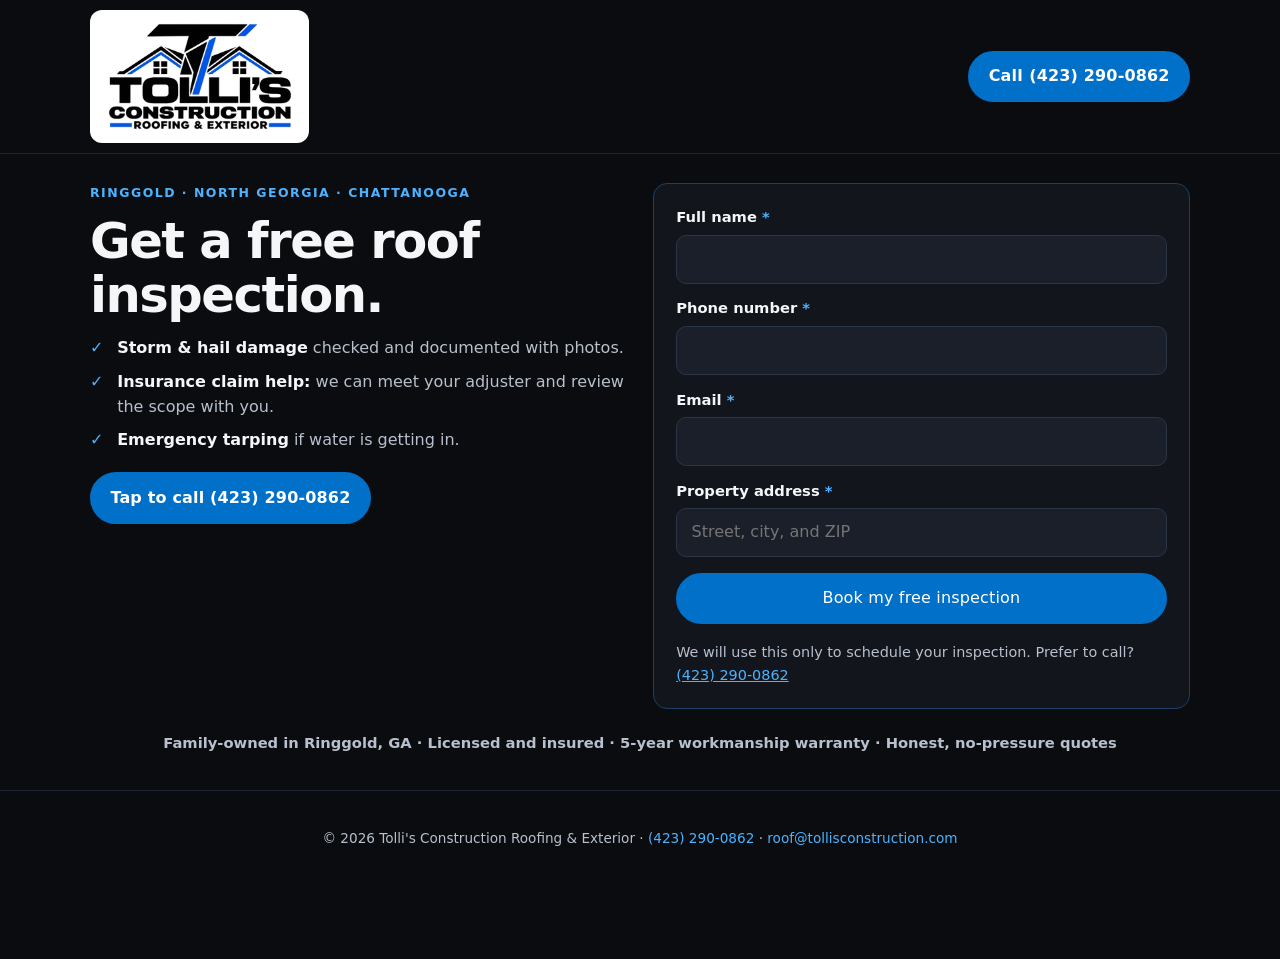
<file: free-inspection/index.html>
<!DOCTYPE html>
<html lang="en">
<head>
  <meta charset="utf-8">
  <meta name="viewport" content="width=device-width, initial-scale=1">
  <title>Free Roof Inspection | Tolli&#x27;s Construction Roofing &amp; Exterior</title>
  <meta name="description" content="Book a free roof inspection with Tolli&#x27;s Construction. Storm and hail damage, insurance claim help, and emergency tarping in Ringgold, North Georgia, and Chattanooga.">
  <link rel="canonical" href="https://tollisexcavation-lang.github.io/ringgold-roofing/free-inspection/">
  <meta name="robots" content="noindex,nofollow">
  <meta property="og:type" content="website">
  <meta property="og:site_name" content="Tolli's Construction Roofing &amp; Exterior">
  <meta property="og:title" content="Free Roof Inspection | Tolli&#x27;s Construction Roofing &amp; Exterior">
  <meta property="og:description" content="Book a free roof inspection with Tolli&#x27;s Construction. Storm and hail damage, insurance claim help, and emergency tarping in Ringgold, North Georgia, and Chattanooga.">
  <meta property="og:url" content="https://tollisexcavation-lang.github.io/ringgold-roofing/free-inspection/">
  <meta property="og:image" content="https://tollisexcavation-lang.github.io/ringgold-roofing/assets/og.jpg">
  <meta property="og:image:width" content="1200">
  <meta property="og:image:height" content="630">
  <meta property="og:locale" content="en_US">
  <meta name="twitter:card" content="summary_large_image">
  <meta name="twitter:title" content="Free Roof Inspection | Tolli&#x27;s Construction Roofing &amp; Exterior">
  <meta name="twitter:description" content="Book a free roof inspection with Tolli&#x27;s Construction. Storm and hail damage, insurance claim help, and emergency tarping in Ringgold, North Georgia, and Chattanooga.">
  <meta name="twitter:image" content="https://tollisexcavation-lang.github.io/ringgold-roofing/assets/og.jpg">
  <meta name="theme-color" content="#0a0c10">
  <link rel="icon" href="../assets/favicon.ico" sizes="any">
  <link rel="icon" type="image/png" sizes="32x32" href="../assets/favicon-32.png">
  <link rel="apple-touch-icon" href="../assets/apple-touch-icon.png">
  <link rel="preload" as="image" href="../assets/logo.webp" type="image/webp">
  <link rel="stylesheet" href="../styles.css">
  <script src="../assets/utm.js" defer></script>
</head>
<body class="ad-page">
  <header class="ad-top">
    <div class="wrap ad-top-row">
      <span class="brand" aria-label="Tolli's Construction Roofing &amp; Exterior">
        <picture>
          <source srcset="../assets/logo.webp" type="image/webp">
          <img src="../assets/logo.png" width="600" height="368" alt="Tolli's Construction Roofing &amp; Exterior logo">
        </picture>
      </span>
      <a class="btn btn-call" href="tel:+14232900862">Call <span class="hide-sm">(423) 290-0862</span><span class="show-sm">now</span></a>
    </div>
  </header>
  <main id="main">
    <section class="ad-hero" id="inspect">
      <div class="wrap ad-layout">
        <div class="ad-copy">
          <p class="kicker">Ringgold · North Georgia · Chattanooga</p>
          <h1>Get a free roof inspection.</h1>
          <ul class="ad-bullets">
            <li><strong>Storm &amp; hail damage</strong> checked and documented with photos.</li>
            <li><strong>Insurance claim help:</strong> we can meet your adjuster and review the scope with you.</li>
            <li><strong>Emergency tarping</strong> if water is getting in.</li>
          </ul>
          <a class="btn btn-call ad-call" href="tel:+14232900862">Tap to call (423) 290-0862</a>
        </div>
        <form class="lead-form panel" action="https://formsubmit.co/d77dd6da2845c3721cb0878c0e5c3f74" method="POST">
          <input type="hidden" name="_subject" value="New ad-page roof inspection request">
          <input type="hidden" name="_template" value="table">
          <input type="hidden" name="_captcha" value="false">
          <input type="hidden" name="_next" value="https://tollisexcavation-lang.github.io/ringgold-roofing/thanks.html">
          <input type="hidden" name="Landing page" value="Ad page">
          <input type="hidden" name="Lead source" value="Website (no tracking tag)">
          <input type="hidden" name="utm_source" value="">
          <input type="text" name="_honey" class="hp" tabindex="-1" autocomplete="off">
          <div class="field">
            <label for="ad-name">Full name <span class="req">*</span></label>
            <input id="ad-name" type="text" name="name" autocomplete="name" required>
          </div>
          <div class="field">
            <label for="ad-phone">Phone number <span class="req">*</span></label>
            <input id="ad-phone" type="tel" name="phone" autocomplete="tel" inputmode="tel" required>
          </div>
          <div class="field">
            <label for="ad-email">Email <span class="req">*</span></label>
            <input id="ad-email" type="email" name="email" autocomplete="email" required>
          </div>
          <div class="field">
            <label for="ad-address">Property address <span class="req">*</span></label>
            <input id="ad-address" type="text" name="address" autocomplete="street-address" required placeholder="Street, city, and ZIP">
          </div>
          <button class="btn btn-call" type="submit">Book my free inspection</button>
          <p class="form-note">We will use this only to schedule your inspection. Prefer to call? <a href="tel:+14232900862">(423) 290-0862</a></p>
        </form>
      </div>
      <div class="wrap">
        <p class="trust">Family-owned in Ringgold, GA &middot; Licensed and insured &middot; 5-year workmanship warranty &middot; Honest, no-pressure quotes</p>
      </div>
    </section>
  </main>
  <footer class="ad-foot">
    <div class="wrap">
      <p>&copy; 2026 Tolli's Construction Roofing &amp; Exterior &middot; <a href="tel:+14232900862">(423) 290-0862</a> &middot; <a href="mailto:roof@tollisconstruction.com">roof@tollisconstruction.com</a></p>
    </div>
  </footer>
  <div class="phone-bar" aria-label="Quick contact">
    <a class="btn btn-call" href="tel:+14232900862">Call now</a>
    <a class="btn btn-ghost" href="#inspect">Free inspection</a>
  </div>
</body>
</html>
</file>
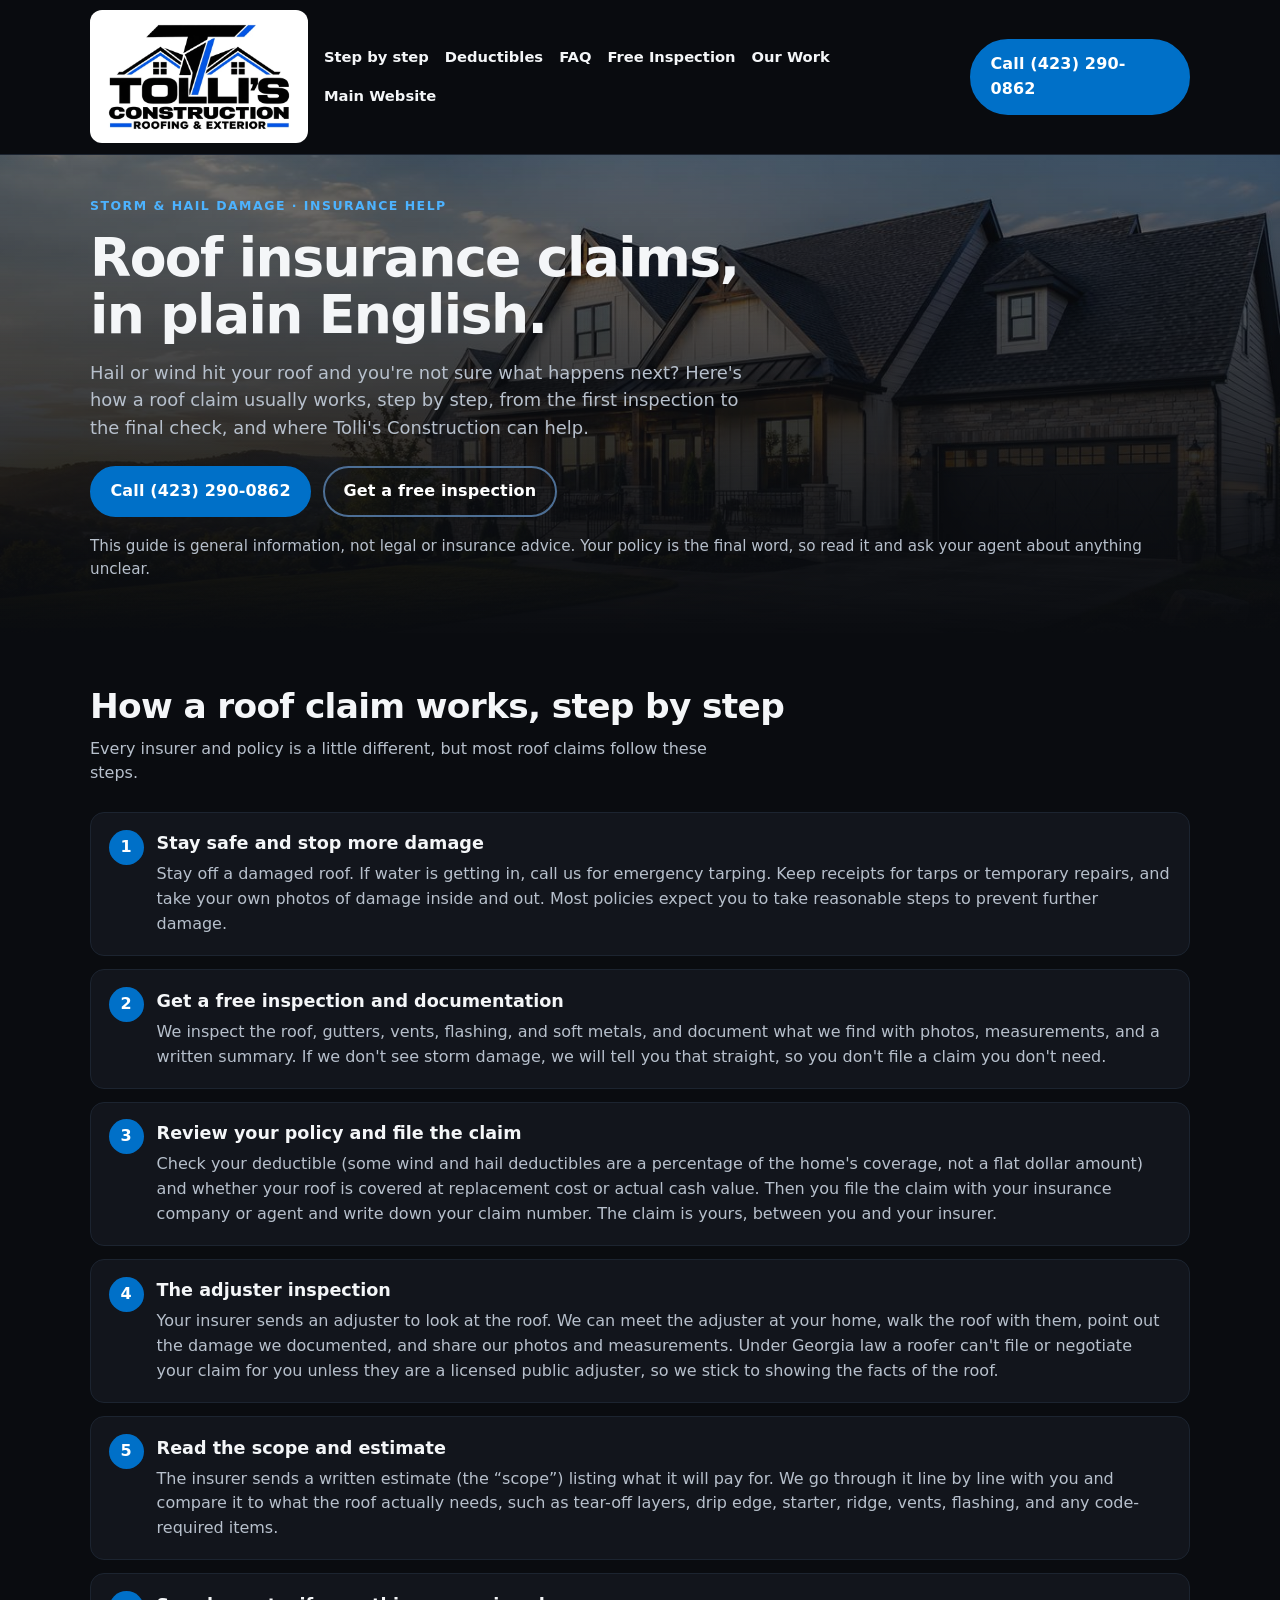
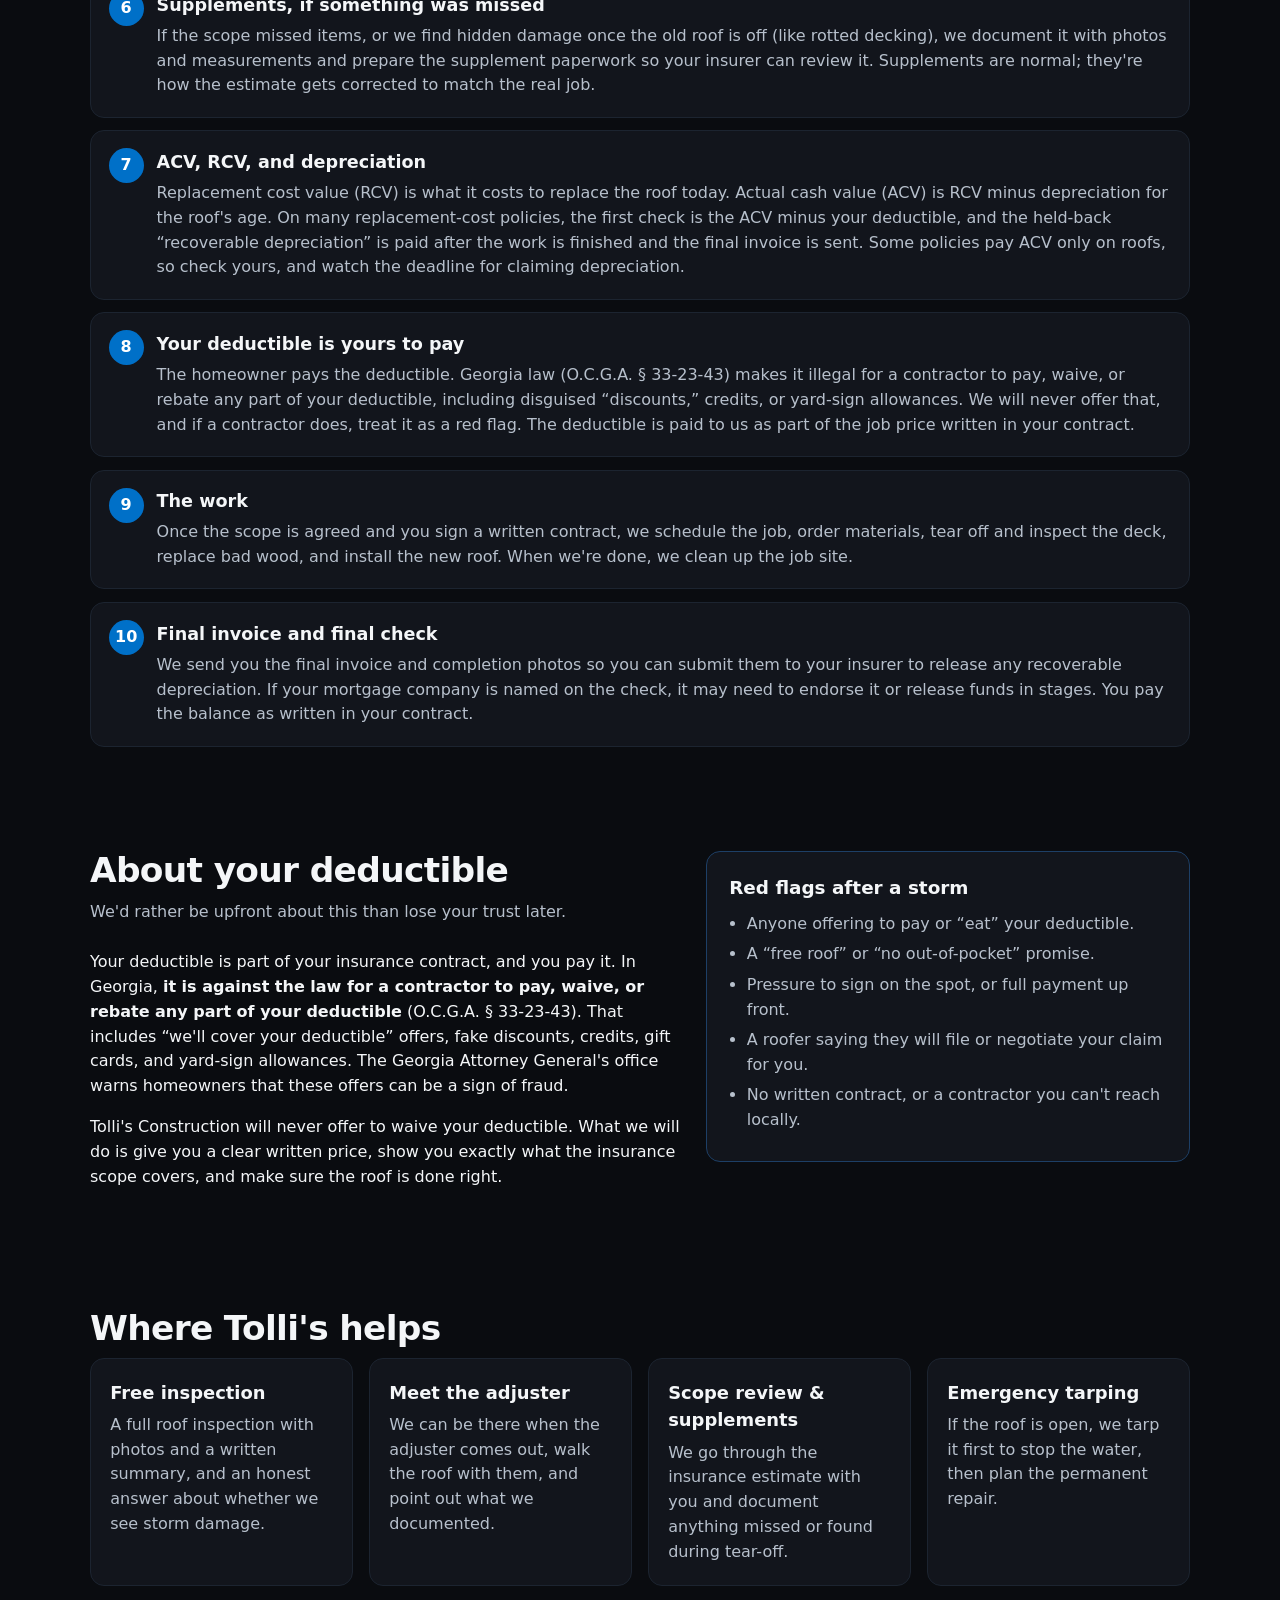
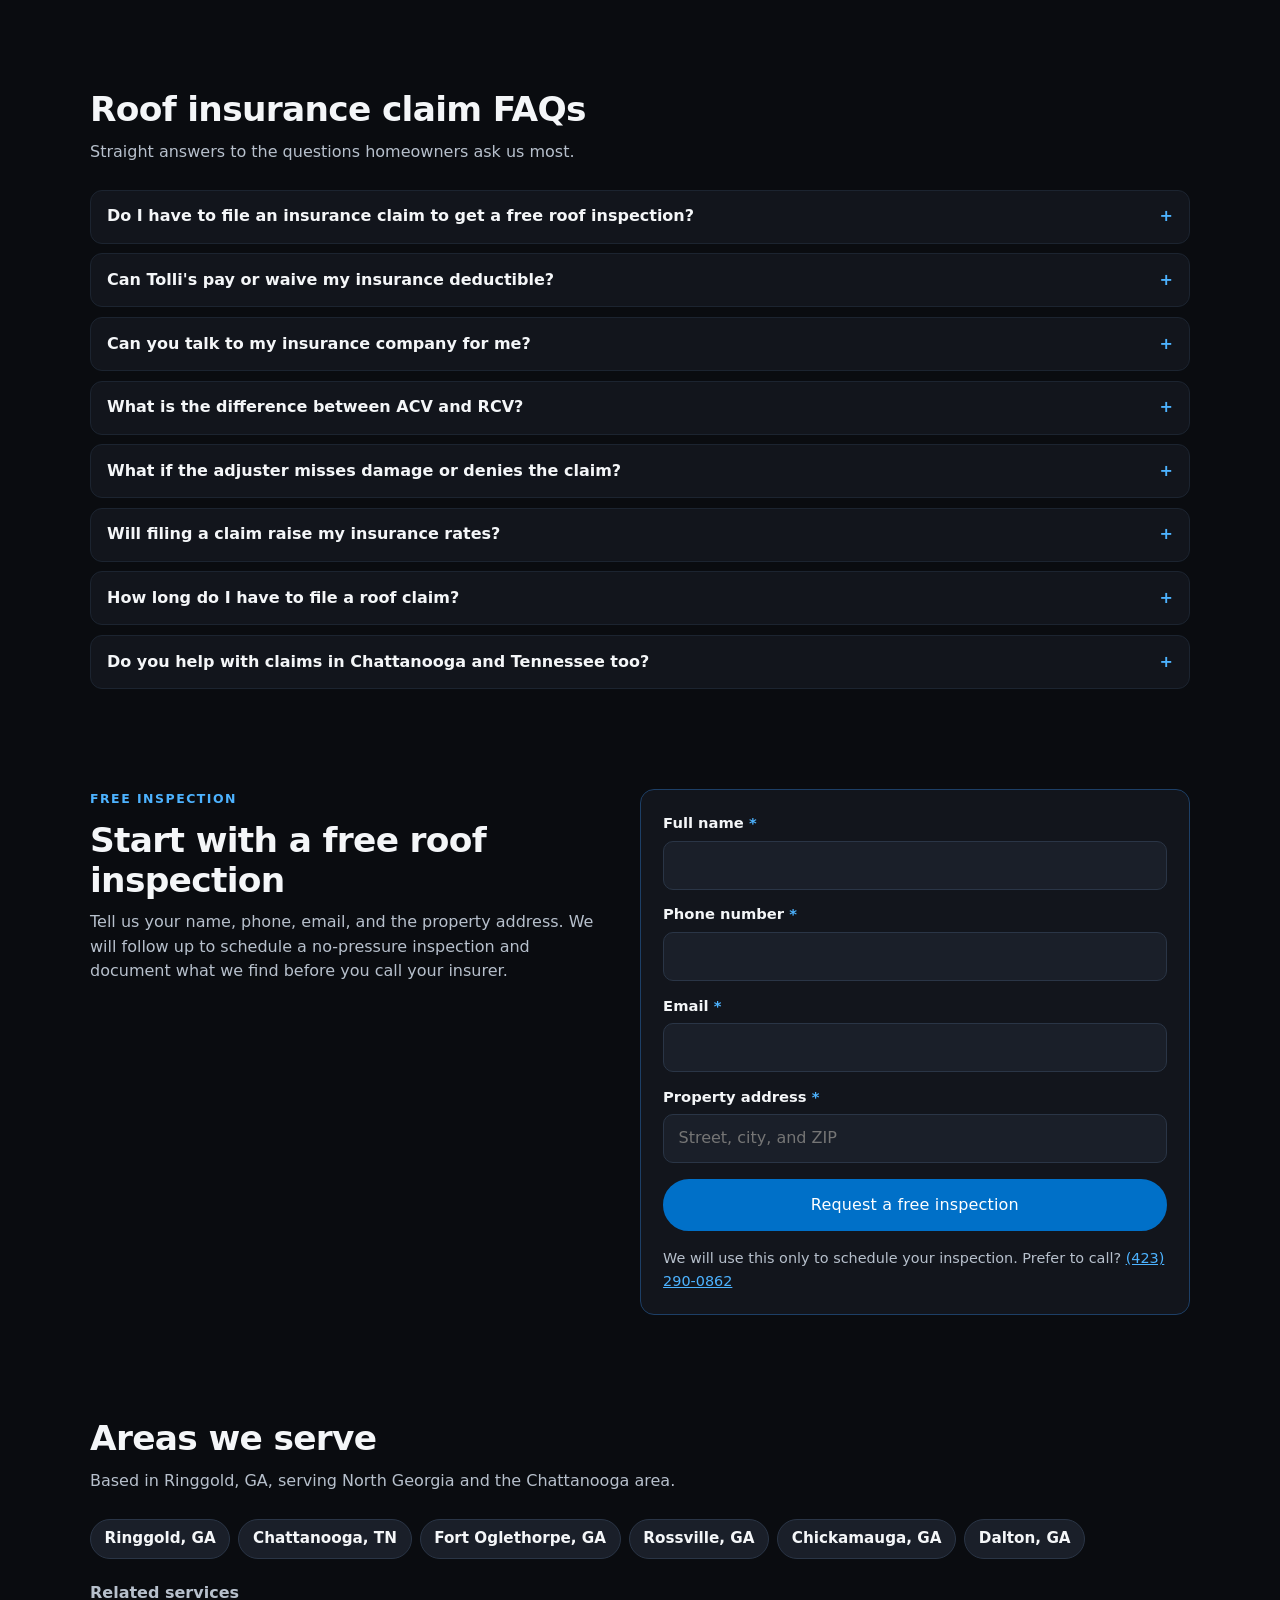
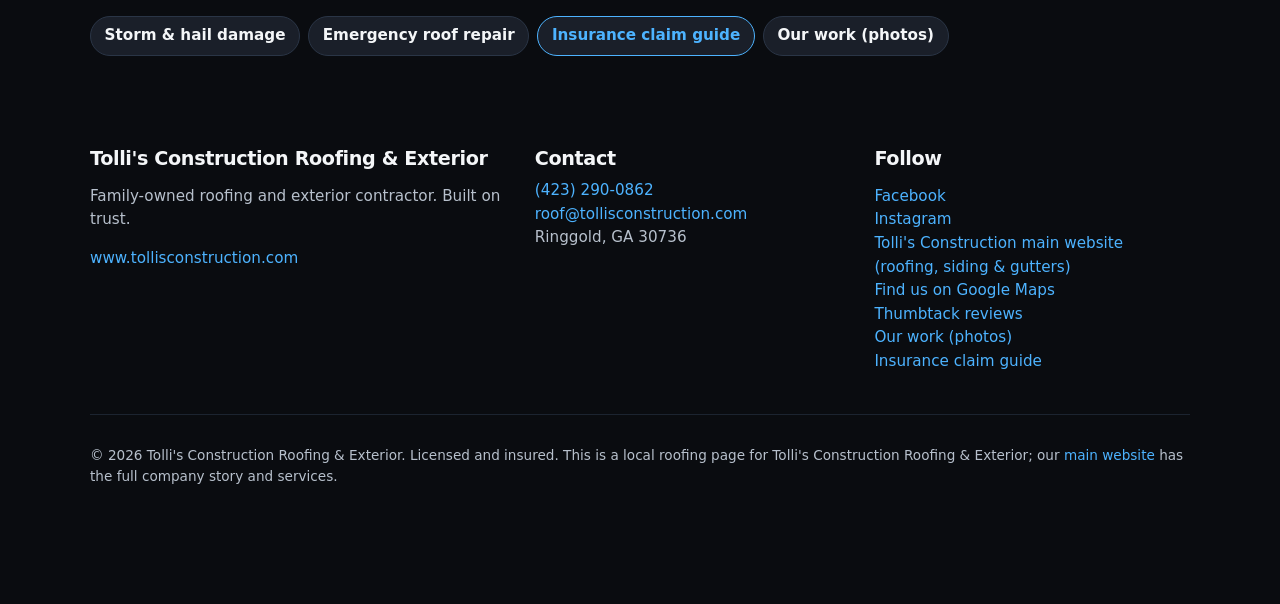
<file: insurance-claim-guide/index.html>
<!DOCTYPE html>
<html lang="en">
<head>
  <meta charset="utf-8">
  <meta name="viewport" content="width=device-width, initial-scale=1">
  <title>Roof Insurance Claim Guide (Georgia) | Tolli&#x27;s Construction Roofing &amp; Exterior</title>
  <meta name="description" content="Plain-English guide to a roof insurance claim in Georgia: inspection, filing, the adjuster, scope, supplements, ACV vs RCV, deductibles, and the final check. Free roof inspection.">
  <link rel="canonical" href="https://tollisexcavation-lang.github.io/ringgold-roofing/insurance-claim-guide/">
  <meta name="robots" content="index,follow">
  <meta property="og:type" content="website">
  <meta property="og:site_name" content="Tolli's Construction Roofing &amp; Exterior">
  <meta property="og:title" content="Roof Insurance Claim Guide (Georgia) | Tolli&#x27;s Construction Roofing &amp; Exterior">
  <meta property="og:description" content="Plain-English guide to a roof insurance claim in Georgia: inspection, filing, the adjuster, scope, supplements, ACV vs RCV, deductibles, and the final check. Free roof inspection.">
  <meta property="og:url" content="https://tollisexcavation-lang.github.io/ringgold-roofing/insurance-claim-guide/">
  <meta property="og:image" content="https://tollisexcavation-lang.github.io/ringgold-roofing/assets/og.jpg">
  <meta property="og:image:width" content="1200">
  <meta property="og:image:height" content="630">
  <meta property="og:locale" content="en_US">
  <meta name="twitter:card" content="summary_large_image">
  <meta name="twitter:title" content="Roof Insurance Claim Guide (Georgia) | Tolli&#x27;s Construction Roofing &amp; Exterior">
  <meta name="twitter:description" content="Plain-English guide to a roof insurance claim in Georgia: inspection, filing, the adjuster, scope, supplements, ACV vs RCV, deductibles, and the final check. Free roof inspection.">
  <meta name="twitter:image" content="https://tollisexcavation-lang.github.io/ringgold-roofing/assets/og.jpg">
  <meta name="theme-color" content="#0a0c10">
  <link rel="icon" href="../assets/favicon.ico" sizes="any">
  <link rel="icon" type="image/png" sizes="32x32" href="../assets/favicon-32.png">
  <link rel="apple-touch-icon" href="../assets/apple-touch-icon.png">
  <link rel="preload" as="image" href="../assets/logo.webp" type="image/webp">
  <link rel="stylesheet" href="../styles.css">
  <script src="../assets/utm.js" defer></script>
  <script type="application/ld+json">
{
  "@context": "https://schema.org",
  "@graph": [
    {
      "@type": "RoofingContractor",
      "@id": "https://www.tollisconstruction.com/#business",
      "name": "Tolli's Construction Roofing & Exterior",
      "url": "https://www.tollisconstruction.com",
      "telephone": "+1-423-290-0862",
      "logo": "https://tollisexcavation-lang.github.io/ringgold-roofing/assets/logo.png",
      "hasMap": "https://maps.google.com/?cid=13175790418968073595",
      "sameAs": [
        "https://maps.google.com/?cid=13175790418968073595"
      ]
    },
    {
      "@type": "WebPage",
      "@id": "https://tollisexcavation-lang.github.io/ringgold-roofing/insurance-claim-guide/#webpage",
      "url": "https://tollisexcavation-lang.github.io/ringgold-roofing/insurance-claim-guide/",
      "name": "Roof Insurance Claim Guide for Georgia Homeowners",
      "about": {
        "@id": "https://www.tollisconstruction.com/#business"
      },
      "isPartOf": {
        "@id": "https://www.tollisconstruction.com"
      }
    },
    {
      "@type": "HowTo",
      "name": "How a roof insurance claim works, step by step",
      "step": [
        {
          "@type": "HowToStep",
          "position": 1,
          "name": "Stay safe and stop more damage",
          "text": "Stay off a damaged roof. If water is getting in, call us for emergency tarping. Keep receipts for tarps or temporary repairs, and take your own photos of damage inside and out. Most policies expect you to take reasonable steps to prevent further damage."
        },
        {
          "@type": "HowToStep",
          "position": 2,
          "name": "Get a free inspection and documentation",
          "text": "We inspect the roof, gutters, vents, flashing, and soft metals, and document what we find with photos, measurements, and a written summary. If we don't see storm damage, we will tell you that straight, so you don't file a claim you don't need."
        },
        {
          "@type": "HowToStep",
          "position": 3,
          "name": "Review your policy and file the claim",
          "text": "Check your deductible (some wind and hail deductibles are a percentage of the home's coverage, not a flat dollar amount) and whether your roof is covered at replacement cost or actual cash value. Then you file the claim with your insurance company or agent and write down your claim number. The claim is yours, between you and your insurer."
        },
        {
          "@type": "HowToStep",
          "position": 4,
          "name": "The adjuster inspection",
          "text": "Your insurer sends an adjuster to look at the roof. We can meet the adjuster at your home, walk the roof with them, point out the damage we documented, and share our photos and measurements. Under Georgia law a roofer can't file or negotiate your claim for you unless they are a licensed public adjuster, so we stick to showing the facts of the roof."
        },
        {
          "@type": "HowToStep",
          "position": 5,
          "name": "Read the scope and estimate",
          "text": "The insurer sends a written estimate (the “scope”) listing what it will pay for. We go through it line by line with you and compare it to what the roof actually needs, such as tear-off layers, drip edge, starter, ridge, vents, flashing, and any code-required items."
        },
        {
          "@type": "HowToStep",
          "position": 6,
          "name": "Supplements, if something was missed",
          "text": "If the scope missed items, or we find hidden damage once the old roof is off (like rotted decking), we document it with photos and measurements and prepare the supplement paperwork so your insurer can review it. Supplements are normal; they're how the estimate gets corrected to match the real job."
        },
        {
          "@type": "HowToStep",
          "position": 7,
          "name": "ACV, RCV, and depreciation",
          "text": "Replacement cost value (RCV) is what it costs to replace the roof today. Actual cash value (ACV) is RCV minus depreciation for the roof's age. On many replacement-cost policies, the first check is the ACV minus your deductible, and the held-back “recoverable depreciation” is paid after the work is finished and the final invoice is sent. Some policies pay ACV only on roofs, so check yours, and watch the deadline for claiming depreciation."
        },
        {
          "@type": "HowToStep",
          "position": 8,
          "name": "Your deductible is yours to pay",
          "text": "The homeowner pays the deductible. Georgia law (O.C.G.A. § 33-23-43) makes it illegal for a contractor to pay, waive, or rebate any part of your deductible, including disguised “discounts,” credits, or yard-sign allowances. We will never offer that, and if a contractor does, treat it as a red flag. The deductible is paid to us as part of the job price written in your contract."
        },
        {
          "@type": "HowToStep",
          "position": 9,
          "name": "The work",
          "text": "Once the scope is agreed and you sign a written contract, we schedule the job, order materials, tear off and inspect the deck, replace bad wood, and install the new roof. When we're done, we clean up the job site."
        },
        {
          "@type": "HowToStep",
          "position": 10,
          "name": "Final invoice and final check",
          "text": "We send you the final invoice and completion photos so you can submit them to your insurer to release any recoverable depreciation. If your mortgage company is named on the check, it may need to endorse it or release funds in stages. You pay the balance as written in your contract."
        }
      ]
    },
    {
      "@type": "FAQPage",
      "@id": "https://tollisexcavation-lang.github.io/ringgold-roofing/insurance-claim-guide/#faq",
      "mainEntity": [
        {
          "@type": "Question",
          "name": "Do I have to file an insurance claim to get a free roof inspection?",
          "acceptedAnswer": {
            "@type": "Answer",
            "text": "No. The inspection is free whether or not you file a claim. We'll tell you honestly whether we see storm damage and whether a claim looks worth discussing with your insurer."
          }
        },
        {
          "@type": "Question",
          "name": "Can Tolli's pay or waive my insurance deductible?",
          "acceptedAnswer": {
            "@type": "Answer",
            "text": "No. Georgia law (O.C.G.A. § 33-23-43) prohibits contractors from paying, waiving, or rebating any part of a homeowner's insurance deductible, including through discounts, credits, or sign allowances. The deductible is the homeowner's responsibility, and we don't waive deductibles anywhere we work."
          }
        },
        {
          "@type": "Question",
          "name": "Can you talk to my insurance company for me?",
          "acceptedAnswer": {
            "@type": "Answer",
            "text": "We can meet your adjuster at the home, walk the roof with them, and share our photos, measurements, and documentation. You are the policyholder and you file the claim. In Georgia, a roofer can't file or negotiate a claim on your behalf unless they are a licensed public adjuster."
          }
        },
        {
          "@type": "Question",
          "name": "What is the difference between ACV and RCV?",
          "acceptedAnswer": {
            "@type": "Answer",
            "text": "Replacement cost value (RCV) is the cost to replace the roof today. Actual cash value (ACV) is RCV minus depreciation for age and wear. Many replacement-cost policies pay ACV first and release the held-back depreciation after the work is completed and the final invoice is submitted."
          }
        },
        {
          "@type": "Question",
          "name": "What if the adjuster misses damage or denies the claim?",
          "acceptedAnswer": {
            "@type": "Answer",
            "text": "Ask the insurer for the decision in writing, ask what it was based on, and ask about a re-inspection. We can provide our documentation, and if work reveals hidden damage we prepare a supplement with photos. For a dispute, you can also talk to your agent, a licensed public adjuster, or an attorney."
          }
        },
        {
          "@type": "Question",
          "name": "Will filing a claim raise my insurance rates?",
          "acceptedAnswer": {
            "@type": "Answer",
            "text": "That depends on your insurer and policy, so ask your agent. We can't promise how a claim affects your premium."
          }
        },
        {
          "@type": "Question",
          "name": "How long do I have to file a roof claim?",
          "acceptedAnswer": {
            "@type": "Answer",
            "text": "It depends on your policy. Many policies require prompt notice after a storm and set deadlines for filing and for collecting recoverable depreciation. Check your policy or ask your agent, and get the roof inspected soon after the storm."
          }
        },
        {
          "@type": "Question",
          "name": "Do you help with claims in Chattanooga and Tennessee too?",
          "acceptedAnswer": {
            "@type": "Answer",
            "text": "Yes. We serve Ringgold, North Georgia, and the Chattanooga area. Policies and state rules can differ, so read your policy carefully, but we never pay or waive deductibles in any state."
          }
        }
      ]
    },
    {
      "@type": "BreadcrumbList",
      "@id": "https://tollisexcavation-lang.github.io/ringgold-roofing/insurance-claim-guide/#breadcrumb",
      "itemListElement": [
        {
          "@type": "ListItem",
          "position": 1,
          "name": "Ringgold GA Roofing",
          "item": "https://tollisexcavation-lang.github.io/ringgold-roofing/"
        },
        {
          "@type": "ListItem",
          "position": 2,
          "name": "Roof Insurance Claim Guide",
          "item": "https://tollisexcavation-lang.github.io/ringgold-roofing/insurance-claim-guide/"
        }
      ]
    }
  ]
}
  </script>
</head>
<body>
  <a class="skip" href="#main">Skip to content</a>
  <header class="site">
    <div class="wrap nav">
      <a class="brand" href="../" aria-label="Tolli's Construction Roofing &amp; Exterior">
        <picture>
          <source srcset="../assets/logo.webp" type="image/webp">
          <img src="../assets/logo.png" width="600" height="368" alt="Tolli's Construction Roofing &amp; Exterior logo">
        </picture>
      </a>
      <nav class="links" aria-label="Page">
        <a href="#steps">Step by step</a>
        <a href="#deductible">Deductibles</a>
        <a href="#faq">FAQ</a>
        <a href="#inspect">Free Inspection</a>
        <a href="../our-work/">Our Work</a>
        <a href="https://www.tollisconstruction.com">Main Website</a>
      </nav>
      <a class="btn btn-call" href="tel:+14232900862">Call (423) 290-0862</a>
    </div>
  </header>

  <main id="main">
    <section class="hero hero-slim">
      <div class="wrap">
        <p class="kicker">Storm &amp; hail damage · Insurance help</p>
        <h1>Roof insurance claims, in plain English.</h1>
        <p class="lede">Hail or wind hit your roof and you're not sure what happens next? Here's how a roof claim usually works, step by step, from the first inspection to the final check, and where Tolli's Construction can help.</p>
        <div class="cta-row">
          <a class="btn btn-call" href="tel:+14232900862">Call (423) 290-0862</a>
          <a class="btn btn-ghost" href="#inspect">Get a free inspection</a>
        </div>
        <p class="fine">This guide is general information, not legal or insurance advice. Your policy is the final word, so read it and ask your agent about anything unclear.</p>
      </div>
    </section>

    <section id="steps">
      <div class="wrap">
        <h2>How a roof claim works, step by step</h2>
        <p class="sub">Every insurer and policy is a little different, but most roof claims follow these steps.</p>
        <ol class="steps">
          <li class="step"><h3>Stay safe and stop more damage</h3><p>Stay off a damaged roof. If water is getting in, call us for emergency tarping. Keep receipts for tarps or temporary repairs, and take your own photos of damage inside and out. Most policies expect you to take reasonable steps to prevent further damage.</p></li>
          <li class="step"><h3>Get a free inspection and documentation</h3><p>We inspect the roof, gutters, vents, flashing, and soft metals, and document what we find with photos, measurements, and a written summary. If we don't see storm damage, we will tell you that straight, so you don't file a claim you don't need.</p></li>
          <li class="step"><h3>Review your policy and file the claim</h3><p>Check your deductible (some wind and hail deductibles are a percentage of the home's coverage, not a flat dollar amount) and whether your roof is covered at replacement cost or actual cash value. Then you file the claim with your insurance company or agent and write down your claim number. The claim is yours, between you and your insurer.</p></li>
          <li class="step"><h3>The adjuster inspection</h3><p>Your insurer sends an adjuster to look at the roof. We can meet the adjuster at your home, walk the roof with them, point out the damage we documented, and share our photos and measurements. Under Georgia law a roofer can't file or negotiate your claim for you unless they are a licensed public adjuster, so we stick to showing the facts of the roof.</p></li>
          <li class="step"><h3>Read the scope and estimate</h3><p>The insurer sends a written estimate (the &ldquo;scope&rdquo;) listing what it will pay for. We go through it line by line with you and compare it to what the roof actually needs, such as tear-off layers, drip edge, starter, ridge, vents, flashing, and any code-required items.</p></li>
          <li class="step"><h3>Supplements, if something was missed</h3><p>If the scope missed items, or we find hidden damage once the old roof is off (like rotted decking), we document it with photos and measurements and prepare the supplement paperwork so your insurer can review it. Supplements are normal; they're how the estimate gets corrected to match the real job.</p></li>
          <li class="step"><h3>ACV, RCV, and depreciation</h3><p>Replacement cost value (RCV) is what it costs to replace the roof today. Actual cash value (ACV) is RCV minus depreciation for the roof's age. On many replacement-cost policies, the first check is the ACV minus your deductible, and the held-back &ldquo;recoverable depreciation&rdquo; is paid after the work is finished and the final invoice is sent. Some policies pay ACV only on roofs, so check yours, and watch the deadline for claiming depreciation.</p></li>
          <li class="step"><h3>Your deductible is yours to pay</h3><p>The homeowner pays the deductible. Georgia law (O.C.G.A. &sect; 33-23-43) makes it illegal for a contractor to pay, waive, or rebate any part of your deductible, including disguised &ldquo;discounts,&rdquo; credits, or yard-sign allowances. We will never offer that, and if a contractor does, treat it as a red flag. The deductible is paid to us as part of the job price written in your contract.</p></li>
          <li class="step"><h3>The work</h3><p>Once the scope is agreed and you sign a written contract, we schedule the job, order materials, tear off and inspect the deck, replace bad wood, and install the new roof. When we're done, we clean up the job site.</p></li>
          <li class="step"><h3>Final invoice and final check</h3><p>We send you the final invoice and completion photos so you can submit them to your insurer to release any recoverable depreciation. If your mortgage company is named on the check, it may need to endorse it or release funds in stages. You pay the balance as written in your contract.</p></li>
        </ol>
      </div>
    </section>

    <section id="deductible">
      <div class="wrap split">
        <div>
          <h2>About your deductible</h2>
          <p class="sub">We'd rather be upfront about this than lose your trust later.</p>
          <p>Your deductible is part of your insurance contract, and you pay it. In Georgia, <strong>it is against the law for a contractor to pay, waive, or rebate any part of your deductible</strong> (O.C.G.A. &sect; 33-23-43). That includes &ldquo;we'll cover your deductible&rdquo; offers, fake discounts, credits, gift cards, and yard-sign allowances. The Georgia Attorney General's office warns homeowners that these offers can be a sign of fraud.</p>
          <p>Tolli's Construction will never offer to waive your deductible. What we will do is give you a clear written price, show you exactly what the insurance scope covers, and make sure the roof is done right.</p>
        </div>
        <div class="panel">
          <h3>Red flags after a storm</h3>
          <ul>
            <li>Anyone offering to pay or &ldquo;eat&rdquo; your deductible.</li>
            <li>A &ldquo;free roof&rdquo; or &ldquo;no out-of-pocket&rdquo; promise.</li>
            <li>Pressure to sign on the spot, or full payment up front.</li>
            <li>A roofer saying they will file or negotiate your claim for you.</li>
            <li>No written contract, or a contractor you can't reach locally.</li>
          </ul>
        </div>
      </div>
    </section>

    <section id="help">
      <div class="wrap">
        <h2>Where Tolli's helps</h2>
        <div class="grid">
          <article class="card"><h3>Free inspection</h3><p>A full roof inspection with photos and a written summary, and an honest answer about whether we see storm damage.</p></article>
          <article class="card"><h3>Meet the adjuster</h3><p>We can be there when the adjuster comes out, walk the roof with them, and point out what we documented.</p></article>
          <article class="card"><h3>Scope review &amp; supplements</h3><p>We go through the insurance estimate with you and document anything missed or found during tear-off.</p></article>
          <article class="card"><h3>Emergency tarping</h3><p>If the roof is open, we tarp it first to stop the water, then plan the permanent repair.</p></article>
        </div>
      </div>
    </section>

    <section id="faq">
      <div class="wrap">
        <h2>Roof insurance claim FAQs</h2>
        <p class="sub">Straight answers to the questions homeowners ask us most.</p>
        <details>
          <summary>Do I have to file an insurance claim to get a free roof inspection?</summary>
          <p>No. The inspection is free whether or not you file a claim. We&#x27;ll tell you honestly whether we see storm damage and whether a claim looks worth discussing with your insurer.</p>
        </details>
        <details>
          <summary>Can Tolli&#x27;s pay or waive my insurance deductible?</summary>
          <p>No. Georgia law (O.C.G.A. § 33-23-43) prohibits contractors from paying, waiving, or rebating any part of a homeowner&#x27;s insurance deductible, including through discounts, credits, or sign allowances. The deductible is the homeowner&#x27;s responsibility, and we don&#x27;t waive deductibles anywhere we work.</p>
        </details>
        <details>
          <summary>Can you talk to my insurance company for me?</summary>
          <p>We can meet your adjuster at the home, walk the roof with them, and share our photos, measurements, and documentation. You are the policyholder and you file the claim. In Georgia, a roofer can&#x27;t file or negotiate a claim on your behalf unless they are a licensed public adjuster.</p>
        </details>
        <details>
          <summary>What is the difference between ACV and RCV?</summary>
          <p>Replacement cost value (RCV) is the cost to replace the roof today. Actual cash value (ACV) is RCV minus depreciation for age and wear. Many replacement-cost policies pay ACV first and release the held-back depreciation after the work is completed and the final invoice is submitted.</p>
        </details>
        <details>
          <summary>What if the adjuster misses damage or denies the claim?</summary>
          <p>Ask the insurer for the decision in writing, ask what it was based on, and ask about a re-inspection. We can provide our documentation, and if work reveals hidden damage we prepare a supplement with photos. For a dispute, you can also talk to your agent, a licensed public adjuster, or an attorney.</p>
        </details>
        <details>
          <summary>Will filing a claim raise my insurance rates?</summary>
          <p>That depends on your insurer and policy, so ask your agent. We can&#x27;t promise how a claim affects your premium.</p>
        </details>
        <details>
          <summary>How long do I have to file a roof claim?</summary>
          <p>It depends on your policy. Many policies require prompt notice after a storm and set deadlines for filing and for collecting recoverable depreciation. Check your policy or ask your agent, and get the roof inspected soon after the storm.</p>
        </details>
        <details>
          <summary>Do you help with claims in Chattanooga and Tennessee too?</summary>
          <p>Yes. We serve Ringgold, North Georgia, and the Chattanooga area. Policies and state rules can differ, so read your policy carefully, but we never pay or waive deductibles in any state.</p>
        </details>
      </div>
    </section>

    <section class="inspect" id="inspect">
      <div class="wrap inspect-layout">
        <div>
          <p class="kicker">Free inspection</p>
          <h2>Start with a free roof inspection</h2>
          <p class="sub">Tell us your name, phone, email, and the property address. We will follow up to schedule a no-pressure inspection and document what we find before you call your insurer.</p>
        </div>
        <form class="lead-form panel" action="https://formsubmit.co/d77dd6da2845c3721cb0878c0e5c3f74" method="POST">
          <input type="hidden" name="_subject" value="New insurance-guide roof inspection request">
          <input type="hidden" name="_template" value="table">
          <input type="hidden" name="_captcha" value="false">
          <input type="hidden" name="_next" value="https://tollisexcavation-lang.github.io/ringgold-roofing/thanks.html">
          <input type="hidden" name="Landing page" value="Insurance claim guide">
          <input type="hidden" name="Lead source" value="Website (no tracking tag)">
          <input type="hidden" name="utm_source" value="">
          <input type="text" name="_honey" class="hp" tabindex="-1" autocomplete="off">
          <div class="field">
            <label for="f-name">Full name <span class="req">*</span></label>
            <input id="f-name" type="text" name="name" autocomplete="name" required>
          </div>
          <div class="field">
            <label for="f-phone">Phone number <span class="req">*</span></label>
            <input id="f-phone" type="tel" name="phone" autocomplete="tel" inputmode="tel" required>
          </div>
          <div class="field">
            <label for="f-email">Email <span class="req">*</span></label>
            <input id="f-email" type="email" name="email" autocomplete="email" required>
          </div>
          <div class="field">
            <label for="f-address">Property address <span class="req">*</span></label>
            <input id="f-address" type="text" name="address" autocomplete="street-address" required placeholder="Street, city, and ZIP">
          </div>
          <button class="btn btn-call" type="submit">Request a free inspection</button>
          <p class="form-note">We will use this only to schedule your inspection. Prefer to call? <a href="tel:+14232900862">(423) 290-0862</a></p>
        </form>
      </div>
    </section>

    <section id="area">
      <div class="wrap">
        <h2>Areas we serve</h2>
        <p class="sub">Based in Ringgold, GA, serving North Georgia and the Chattanooga area.</p>
        <div class="towns" aria-label="Towns we serve">
          <a class="town" href="../">Ringgold, GA</a><a class="town" href="../chattanooga-roofing/">Chattanooga, TN</a><a class="town" href="../fort-oglethorpe-roofing/">Fort Oglethorpe, GA</a><a class="town" href="../rossville-roofing/">Rossville, GA</a><a class="town" href="../chickamauga-roofing/">Chickamauga, GA</a><a class="town" href="../dalton-roofing/">Dalton, GA</a>
        </div>
        <p class="related">Related services</p>
        <div class="towns" aria-label="Related services">
          <a class="town" href="../storm-damage-roof-repair/">Storm &amp; hail damage</a><a class="town" href="../emergency-roof-repair/">Emergency roof repair</a><span class="town current">Insurance claim guide</span><a class="town" href="../our-work/">Our work (photos)</a>
        </div>
      </div>
    </section>
  </main>

  <footer class="site">
    <div class="wrap cols">
      <div>
        <h2>Tolli's Construction Roofing &amp; Exterior</h2>
        <p>Family-owned roofing and exterior contractor. Built on trust.</p>
        <p><a href="https://www.tollisconstruction.com">www.tollisconstruction.com</a></p>
      </div>
      <div>
        <h2>Contact</h2>
        <address>
          <a href="tel:+14232900862">(423) 290-0862</a><br>
          <a href="mailto:roof@tollisconstruction.com">roof@tollisconstruction.com</a><br>
          Ringgold, GA 30736
        </address>
      </div>
      <div>
        <h2>Follow</h2>
        <p>
          <a href="https://www.facebook.com/people/Tollis-Construction-Roofing-Exterior/61579625409504/">Facebook</a><br>
          <a href="https://www.instagram.com/tollisconstruction/">Instagram</a><br>
          <a href="https://www.tollisconstruction.com">Tolli's Construction main website (roofing, siding &amp; gutters)</a><br>
          <a href="https://maps.google.com/?cid=13175790418968073595">Find us on Google Maps</a><br>
          <a href="https://www.thumbtack.com/ga/ringgold/roofing/tollis-construction/service/579977442188017668">Thumbtack reviews</a><br>
          <a href="../our-work/">Our work (photos)</a><br>
          <a href="../insurance-claim-guide/">Insurance claim guide</a>
        </p>
      </div>
    </div>
    <div class="wrap legal">
      <p>&copy; 2026 Tolli's Construction Roofing &amp; Exterior. Licensed and insured. This is a local roofing page for Tolli's Construction Roofing &amp; Exterior; our <a href="https://www.tollisconstruction.com">main website</a> has the full company story and services.</p>
    </div>
  </footer>

  <div class="phone-bar" aria-label="Quick contact">
    <a class="btn btn-call" href="tel:+14232900862">Call now</a>
    <a class="btn btn-ghost" href="#inspect">Free inspection</a>
  </div>
</body>
</html>
</file>
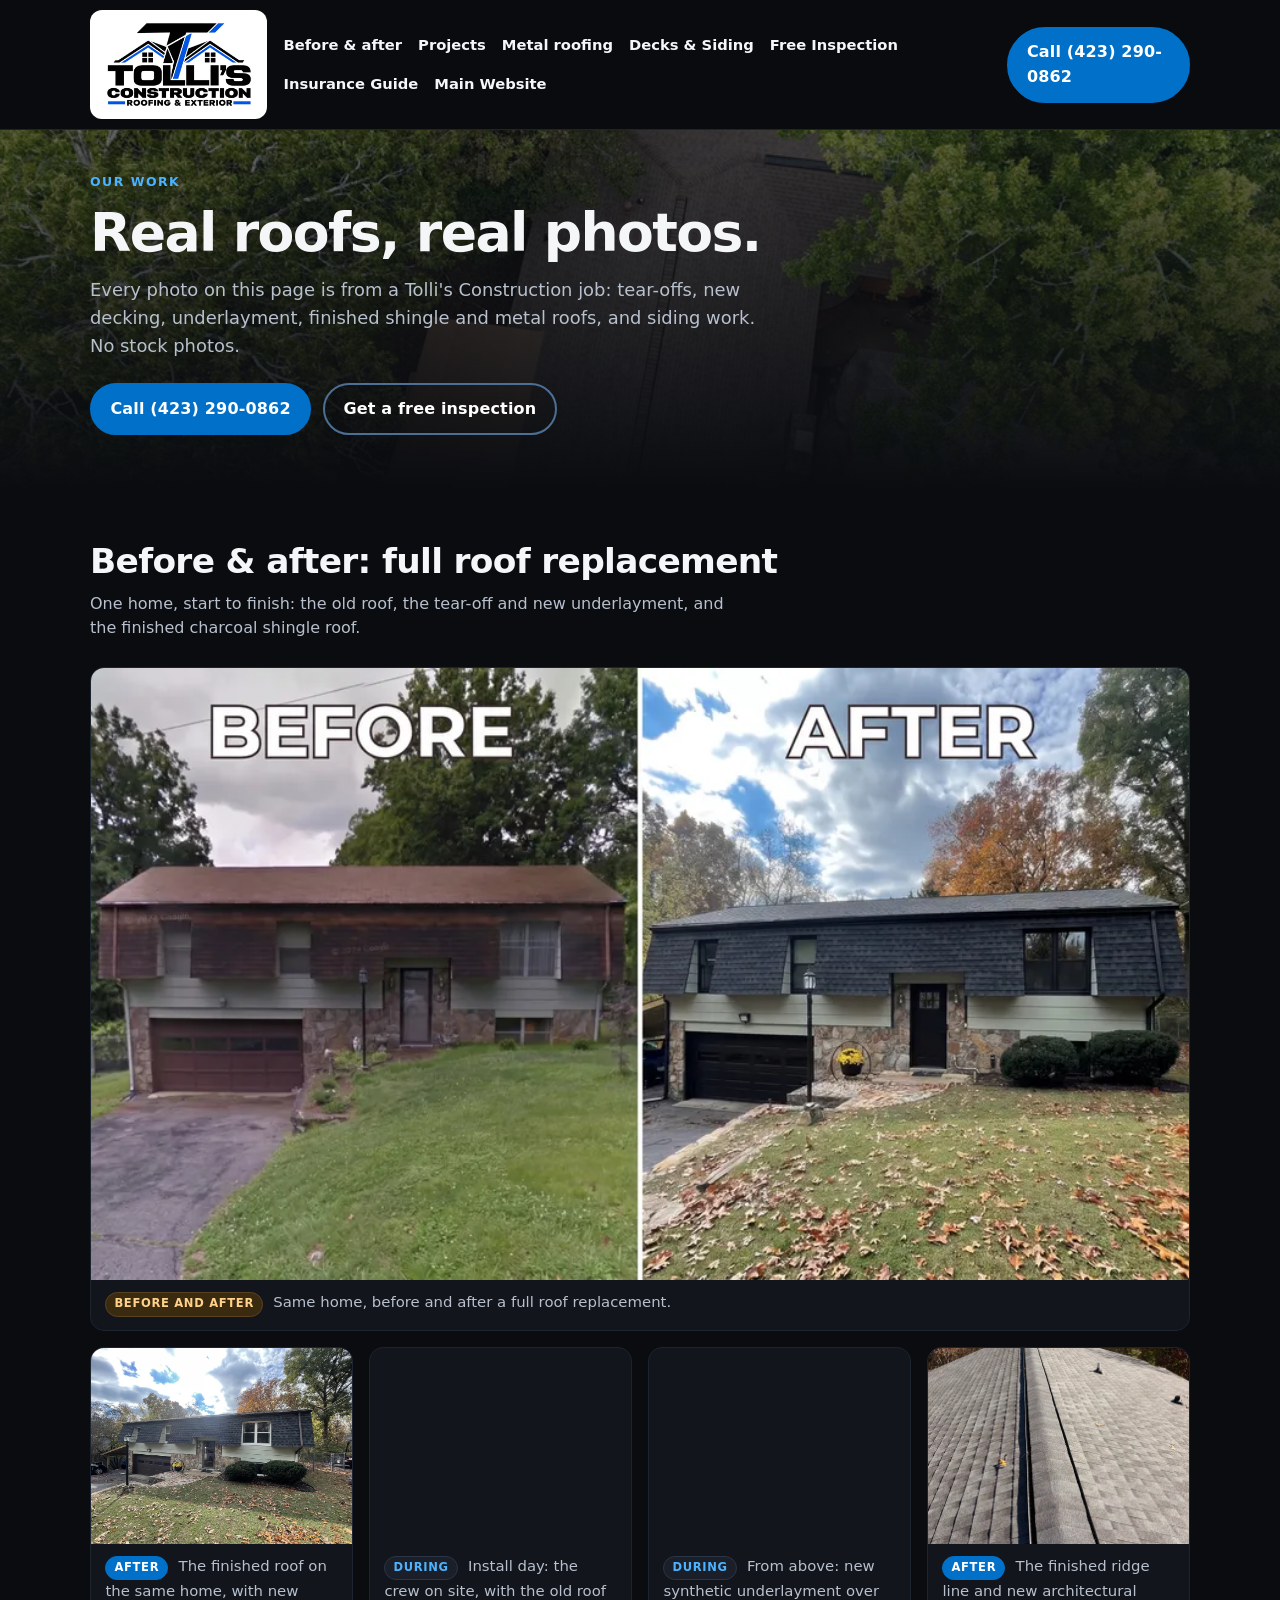
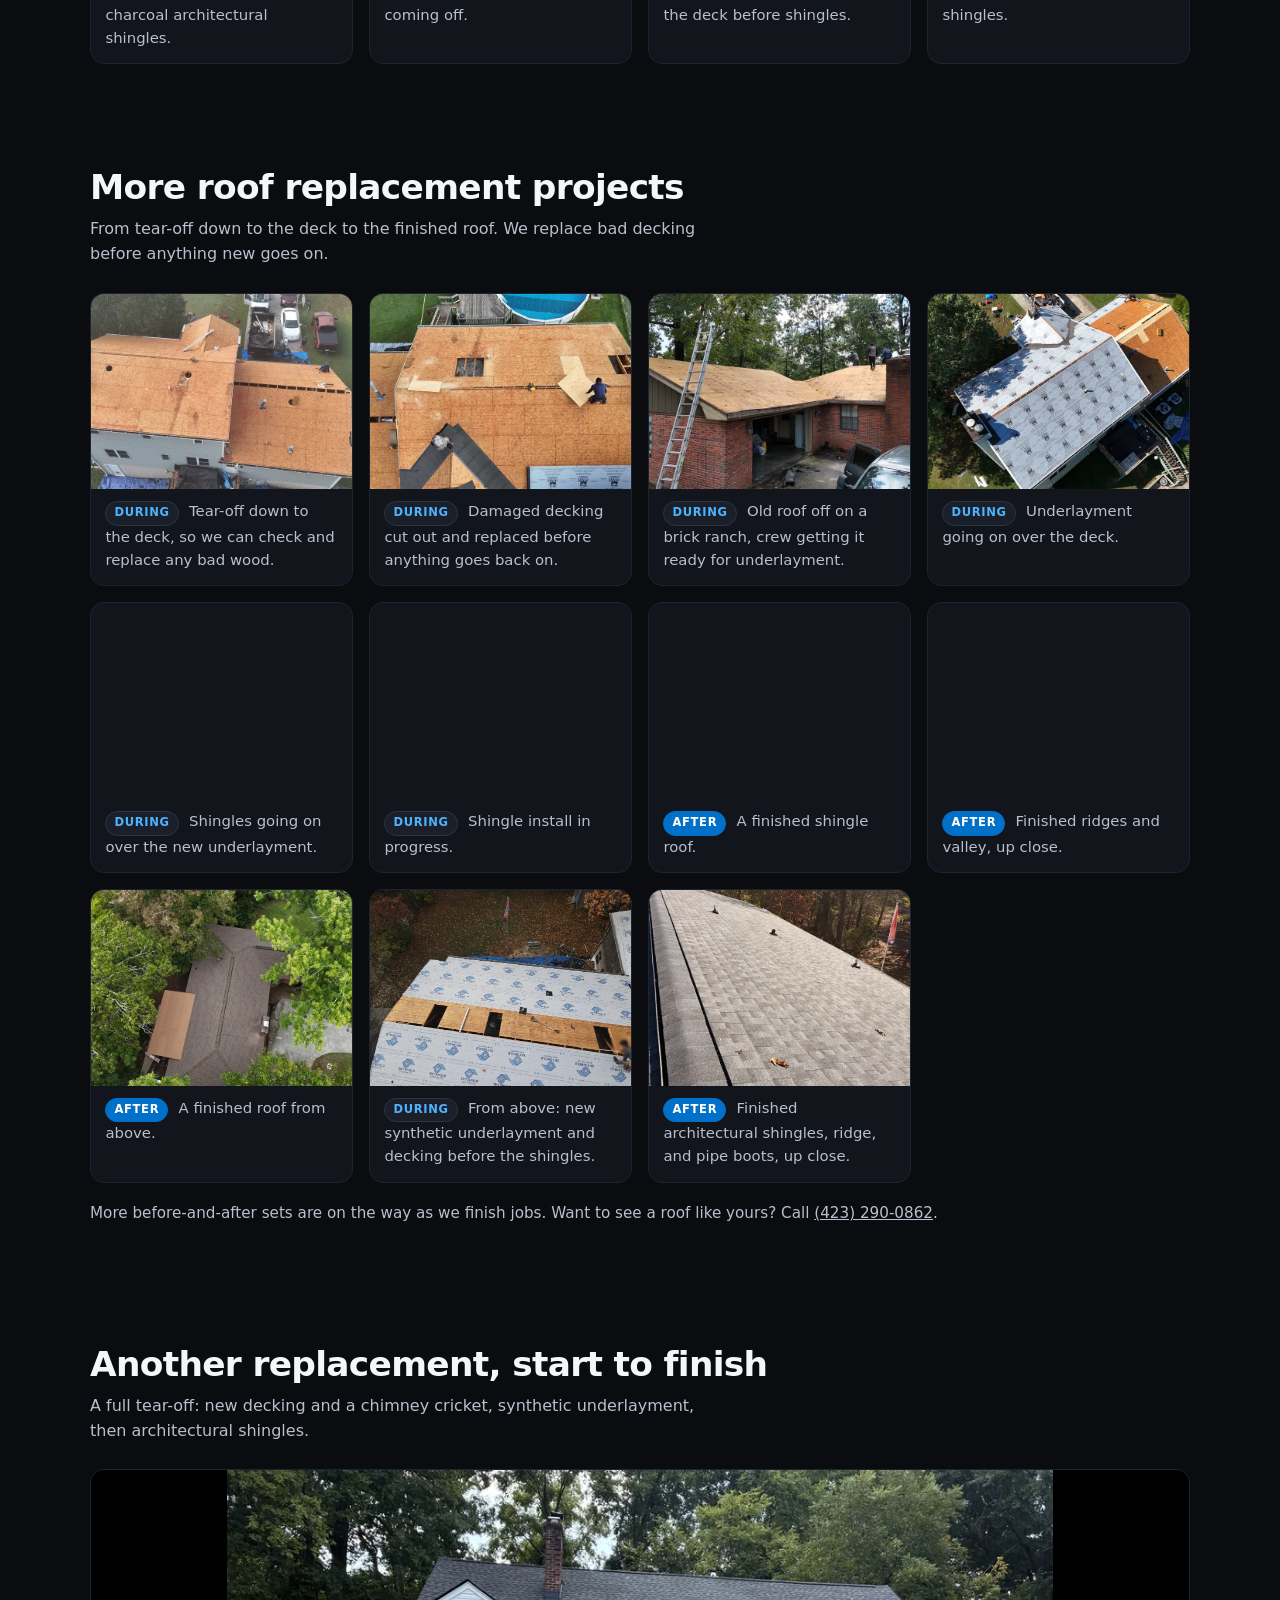
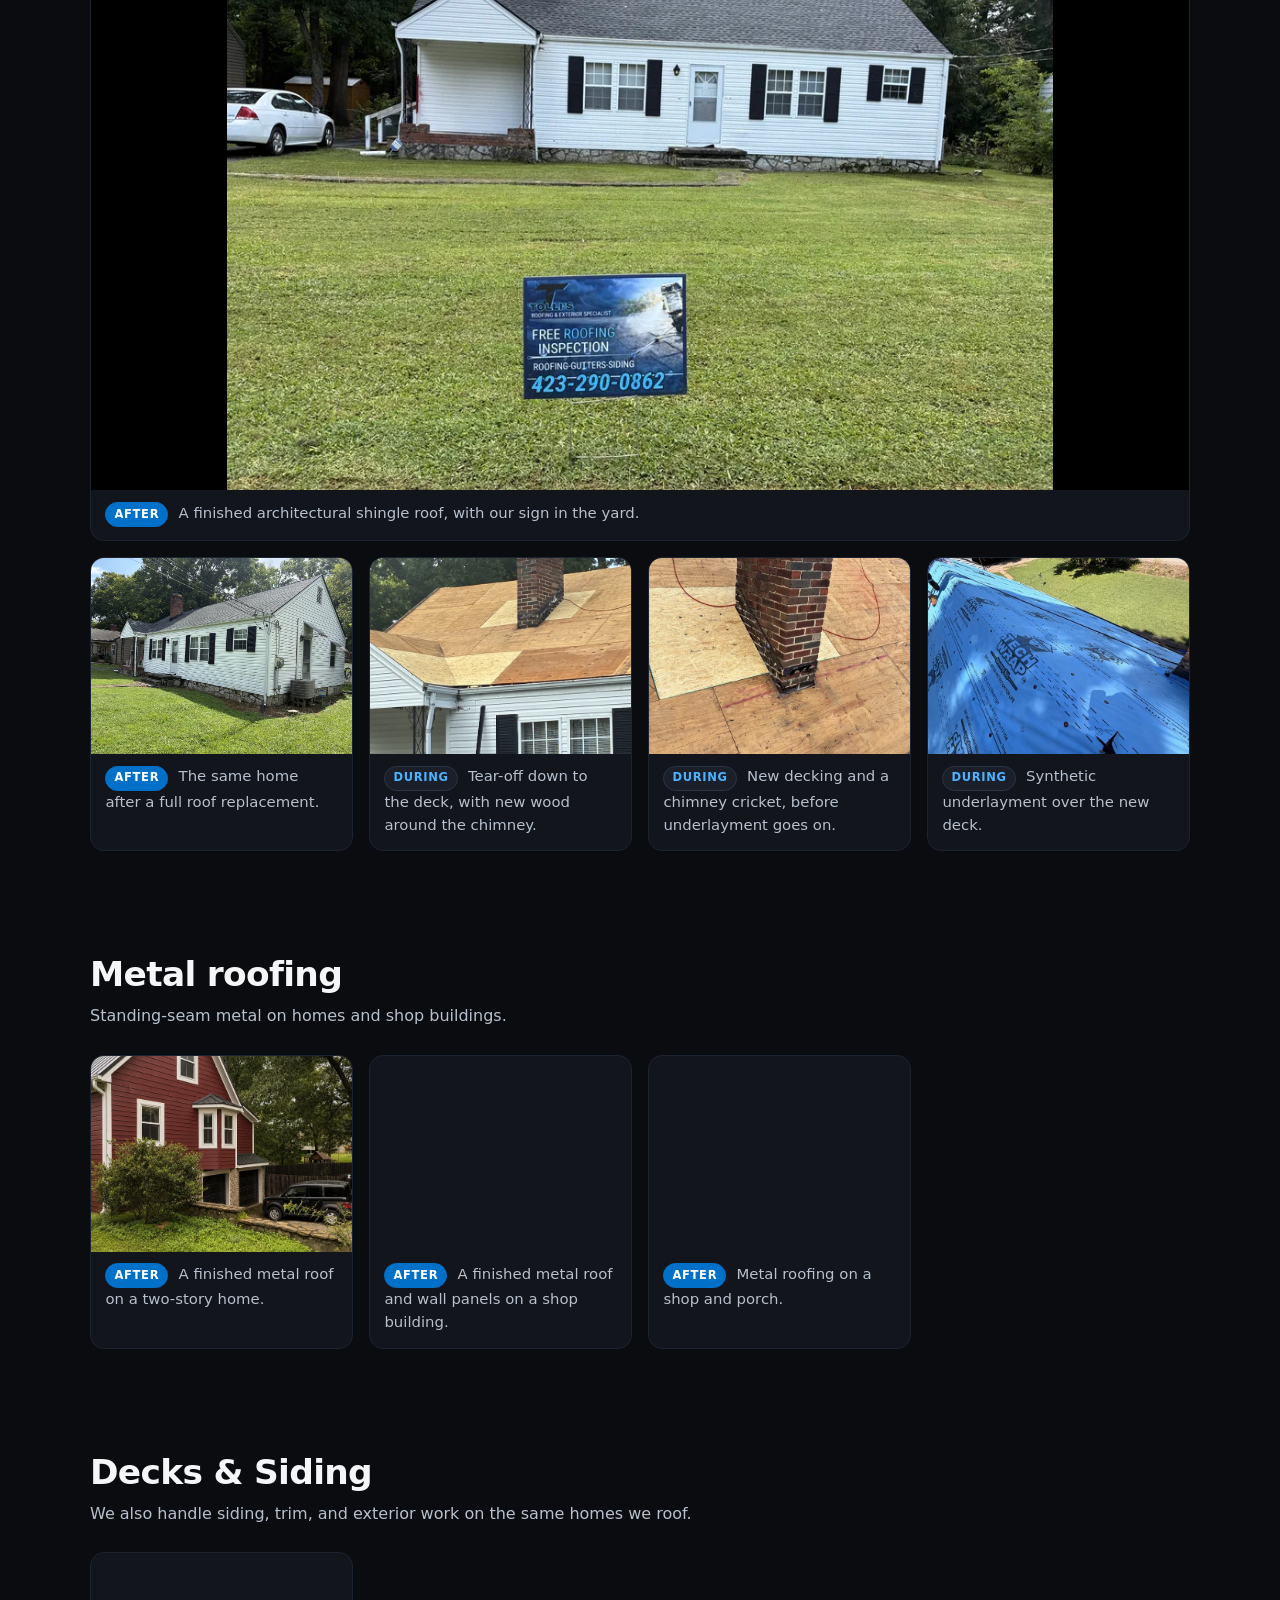
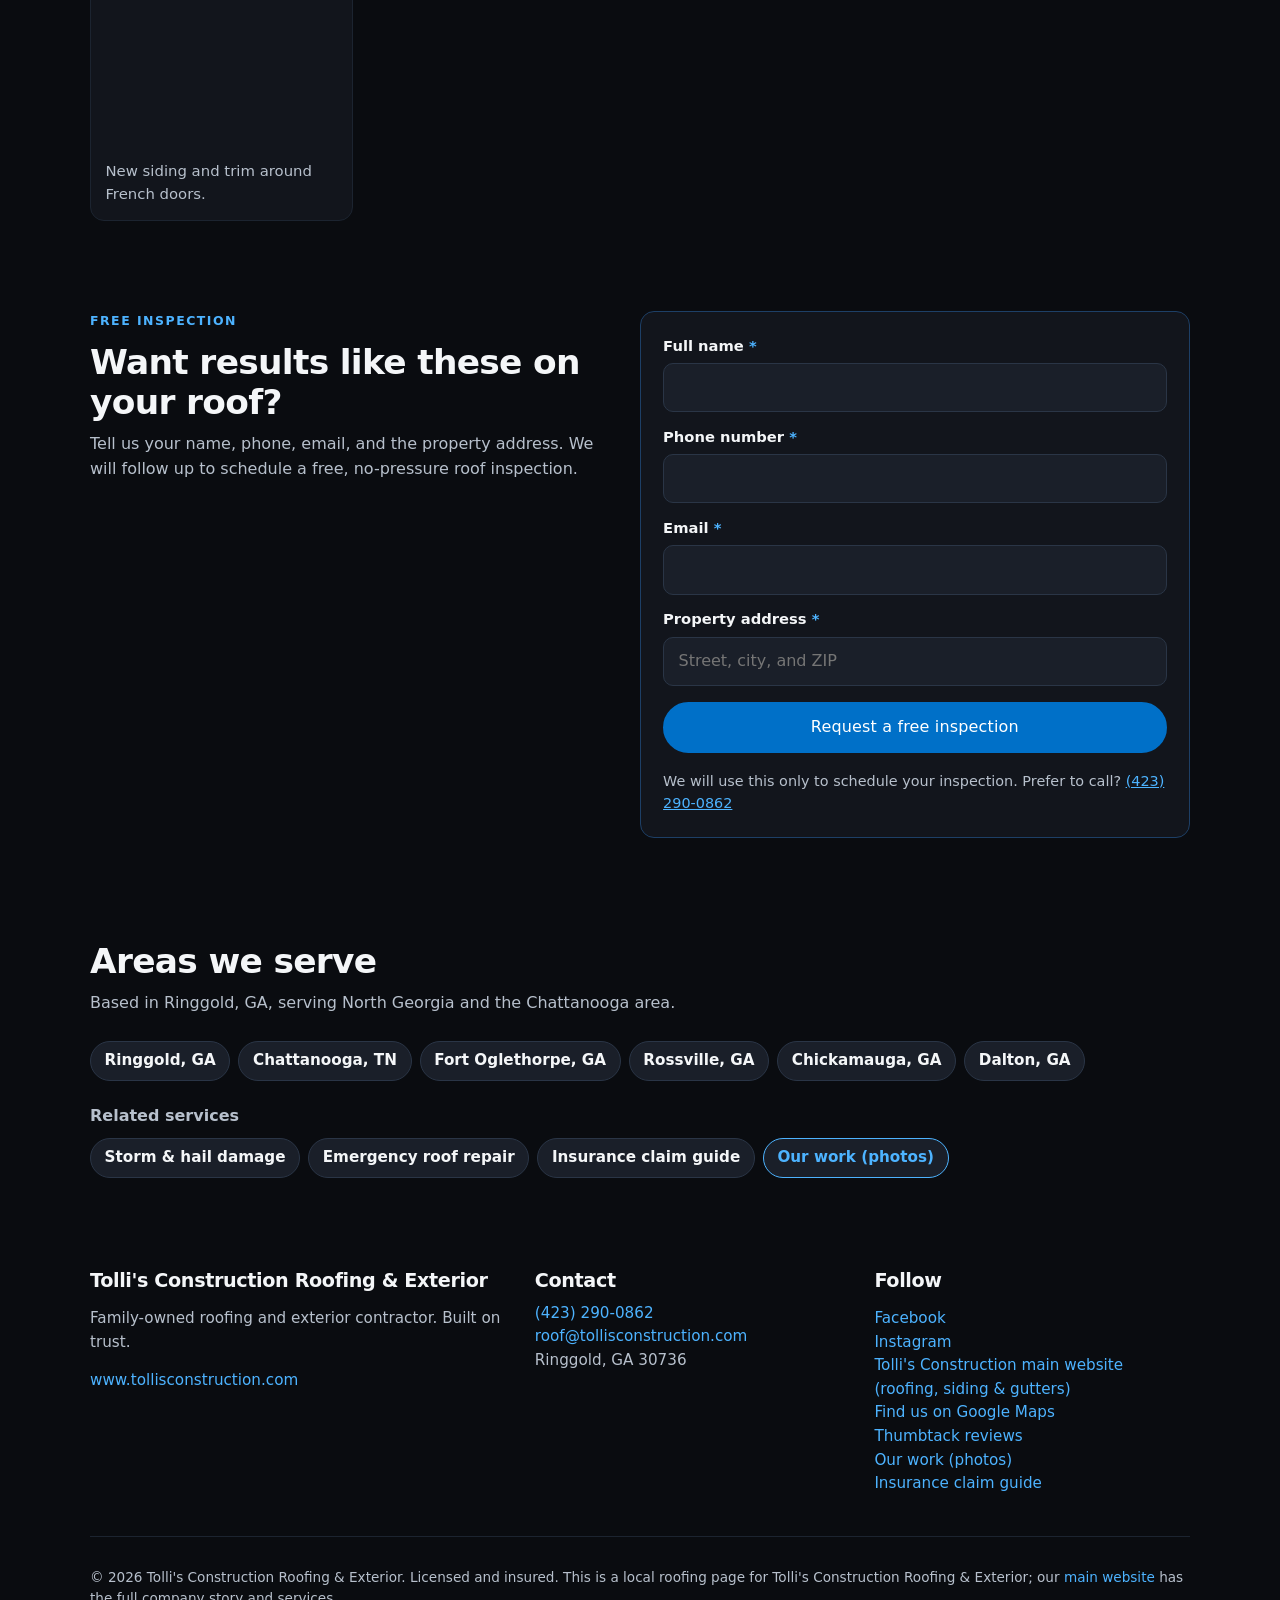
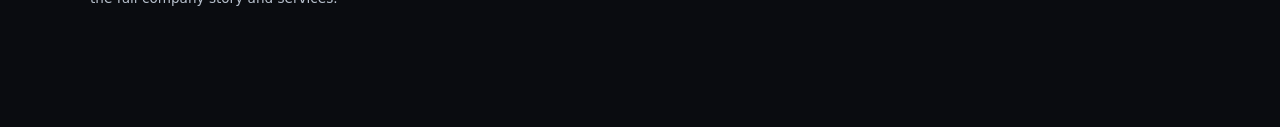
<file: our-work/index.html>
<!DOCTYPE html>
<html lang="en">
<head>
  <meta charset="utf-8">
  <meta name="viewport" content="width=device-width, initial-scale=1">
  <title>Our Work: Roof Replacement Before &amp; After Photos | Tolli&#x27;s Construction</title>
  <meta name="description" content="Real before-and-after and in-progress photos from Tolli&#x27;s Construction roof replacements around Ringgold, North Georgia, and Chattanooga. Free roof inspection: (423) 290-0862.">
  <link rel="canonical" href="https://tollisexcavation-lang.github.io/ringgold-roofing/our-work/">
  <meta name="robots" content="index,follow">
  <meta property="og:type" content="website">
  <meta property="og:site_name" content="Tolli's Construction Roofing &amp; Exterior">
  <meta property="og:title" content="Our Work: Roof Replacement Before &amp; After Photos | Tolli&#x27;s Construction">
  <meta property="og:description" content="Real before-and-after and in-progress photos from Tolli&#x27;s Construction roof replacements around Ringgold, North Georgia, and Chattanooga. Free roof inspection: (423) 290-0862.">
  <meta property="og:url" content="https://tollisexcavation-lang.github.io/ringgold-roofing/our-work/">
  <meta property="og:image" content="https://tollisexcavation-lang.github.io/ringgold-roofing/assets/og.jpg">
  <meta property="og:image:width" content="1200">
  <meta property="og:image:height" content="630">
  <meta property="og:locale" content="en_US">
  <meta name="twitter:card" content="summary_large_image">
  <meta name="twitter:title" content="Our Work: Roof Replacement Before &amp; After Photos | Tolli&#x27;s Construction">
  <meta name="twitter:description" content="Real before-and-after and in-progress photos from Tolli&#x27;s Construction roof replacements around Ringgold, North Georgia, and Chattanooga. Free roof inspection: (423) 290-0862.">
  <meta name="twitter:image" content="https://tollisexcavation-lang.github.io/ringgold-roofing/assets/og.jpg">
  <meta name="theme-color" content="#0a0c10">
  <link rel="icon" href="../assets/favicon.ico" sizes="any">
  <link rel="icon" type="image/png" sizes="32x32" href="../assets/favicon-32.png">
  <link rel="apple-touch-icon" href="../assets/apple-touch-icon.png">
  <link rel="preload" as="image" href="../assets/logo.webp" type="image/webp">
  <link rel="stylesheet" href="../styles.css">
  <script src="../assets/utm.js" defer></script>
  <script type="application/ld+json">
{
  "@context": "https://schema.org",
  "@graph": [
    {
      "@type": "RoofingContractor",
      "@id": "https://www.tollisconstruction.com/#business",
      "name": "Tolli's Construction Roofing & Exterior",
      "url": "https://www.tollisconstruction.com",
      "telephone": "+1-423-290-0862",
      "logo": "https://tollisexcavation-lang.github.io/ringgold-roofing/assets/logo.png",
      "hasMap": "https://maps.google.com/?cid=13175790418968073595",
      "sameAs": [
        "https://maps.google.com/?cid=13175790418968073595"
      ]
    },
    {
      "@type": [
        "WebPage",
        "CollectionPage"
      ],
      "@id": "https://tollisexcavation-lang.github.io/ringgold-roofing/our-work/#webpage",
      "url": "https://tollisexcavation-lang.github.io/ringgold-roofing/our-work/",
      "name": "Our Work: Roof Replacement Photos | Tolli's Construction",
      "about": {
        "@id": "https://www.tollisconstruction.com/#business"
      },
      "primaryImageOfPage": {
        "@type": "ImageObject",
        "url": "https://tollisexcavation-lang.github.io/ringgold-roofing/our-work/img/replacement-before-after.jpg"
      },
      "image": [
        {
          "@type": "ImageObject",
          "contentUrl": "https://tollisexcavation-lang.github.io/ringgold-roofing/our-work/img/replacement-before-after.jpg",
          "caption": "Same home, before and after a full roof replacement.",
          "creator": {
            "@id": "https://www.tollisconstruction.com/#business"
          }
        },
        {
          "@type": "ImageObject",
          "contentUrl": "https://tollisexcavation-lang.github.io/ringgold-roofing/our-work/img/replacement-finished.jpg",
          "caption": "The finished roof on the same home, with new charcoal architectural shingles.",
          "creator": {
            "@id": "https://www.tollisconstruction.com/#business"
          }
        },
        {
          "@type": "ImageObject",
          "contentUrl": "https://tollisexcavation-lang.github.io/ringgold-roofing/our-work/img/replacement-install-day.jpg",
          "caption": "Install day: the crew on site, with the old roof coming off.",
          "creator": {
            "@id": "https://www.tollisconstruction.com/#business"
          }
        },
        {
          "@type": "ImageObject",
          "contentUrl": "https://tollisexcavation-lang.github.io/ringgold-roofing/our-work/img/replacement-underlayment-aerial.jpg",
          "caption": "From above: new synthetic underlayment over the deck before shingles.",
          "creator": {
            "@id": "https://www.tollisconstruction.com/#business"
          }
        },
        {
          "@type": "ImageObject",
          "contentUrl": "https://tollisexcavation-lang.github.io/ringgold-roofing/our-work/img/replacement-ridge.jpg",
          "caption": "The finished ridge line and new architectural shingles.",
          "creator": {
            "@id": "https://www.tollisconstruction.com/#business"
          }
        },
        {
          "@type": "ImageObject",
          "contentUrl": "https://tollisexcavation-lang.github.io/ringgold-roofing/our-work/img/tearoff-aerial.jpg",
          "caption": "Tear-off down to the deck, so we can check and replace any bad wood.",
          "creator": {
            "@id": "https://www.tollisconstruction.com/#business"
          }
        },
        {
          "@type": "ImageObject",
          "contentUrl": "https://tollisexcavation-lang.github.io/ringgold-roofing/our-work/img/new-decking.jpg",
          "caption": "Damaged decking cut out and replaced before anything goes back on.",
          "creator": {
            "@id": "https://www.tollisconstruction.com/#business"
          }
        },
        {
          "@type": "ImageObject",
          "contentUrl": "https://tollisexcavation-lang.github.io/ringgold-roofing/our-work/img/redecked-ranch.jpg",
          "caption": "Old roof off on a brick ranch, crew getting it ready for underlayment.",
          "creator": {
            "@id": "https://www.tollisconstruction.com/#business"
          }
        },
        {
          "@type": "ImageObject",
          "contentUrl": "https://tollisexcavation-lang.github.io/ringgold-roofing/our-work/img/underlayment-going-on.jpg",
          "caption": "Underlayment going on over the deck.",
          "creator": {
            "@id": "https://www.tollisconstruction.com/#business"
          }
        },
        {
          "@type": "ImageObject",
          "contentUrl": "https://tollisexcavation-lang.github.io/ringgold-roofing/our-work/img/shingles-going-on.jpg",
          "caption": "Shingles going on over the new underlayment.",
          "creator": {
            "@id": "https://www.tollisconstruction.com/#business"
          }
        },
        {
          "@type": "ImageObject",
          "contentUrl": "https://tollisexcavation-lang.github.io/ringgold-roofing/our-work/img/shingle-install.jpg",
          "caption": "Shingle install in progress.",
          "creator": {
            "@id": "https://www.tollisconstruction.com/#business"
          }
        },
        {
          "@type": "ImageObject",
          "contentUrl": "https://tollisexcavation-lang.github.io/ringgold-roofing/our-work/img/finished-shingle-roof.jpg",
          "caption": "A finished shingle roof.",
          "creator": {
            "@id": "https://www.tollisconstruction.com/#business"
          }
        },
        {
          "@type": "ImageObject",
          "contentUrl": "https://tollisexcavation-lang.github.io/ringgold-roofing/our-work/img/finished-ridge-valley.jpg",
          "caption": "Finished ridges and valley, up close.",
          "creator": {
            "@id": "https://www.tollisconstruction.com/#business"
          }
        },
        {
          "@type": "ImageObject",
          "contentUrl": "https://tollisexcavation-lang.github.io/ringgold-roofing/our-work/img/finished-aerial.jpg",
          "caption": "A finished roof from above.",
          "creator": {
            "@id": "https://www.tollisconstruction.com/#business"
          }
        },
        {
          "@type": "ImageObject",
          "contentUrl": "https://tollisexcavation-lang.github.io/ringgold-roofing/our-work/img/white-ranch-finished-yard-sign.jpg",
          "caption": "A finished architectural shingle roof, with our sign in the yard.",
          "creator": {
            "@id": "https://www.tollisconstruction.com/#business"
          }
        },
        {
          "@type": "ImageObject",
          "contentUrl": "https://tollisexcavation-lang.github.io/ringgold-roofing/our-work/img/white-ranch-finished.jpg",
          "caption": "The same home after a full roof replacement.",
          "creator": {
            "@id": "https://www.tollisconstruction.com/#business"
          }
        },
        {
          "@type": "ImageObject",
          "contentUrl": "https://tollisexcavation-lang.github.io/ringgold-roofing/our-work/img/white-ranch-tearoff-new-decking.jpg",
          "caption": "Tear-off down to the deck, with new wood around the chimney.",
          "creator": {
            "@id": "https://www.tollisconstruction.com/#business"
          }
        },
        {
          "@type": "ImageObject",
          "contentUrl": "https://tollisexcavation-lang.github.io/ringgold-roofing/our-work/img/white-ranch-chimney-cricket.jpg",
          "caption": "New decking and a chimney cricket, before underlayment goes on.",
          "creator": {
            "@id": "https://www.tollisconstruction.com/#business"
          }
        },
        {
          "@type": "ImageObject",
          "contentUrl": "https://tollisexcavation-lang.github.io/ringgold-roofing/our-work/img/white-ranch-synthetic-underlayment.jpg",
          "caption": "Synthetic underlayment over the new deck.",
          "creator": {
            "@id": "https://www.tollisconstruction.com/#business"
          }
        },
        {
          "@type": "ImageObject",
          "contentUrl": "https://tollisexcavation-lang.github.io/ringgold-roofing/our-work/img/skyshield-underlayment-aerial.jpg",
          "caption": "From above: new synthetic underlayment and decking before the shingles.",
          "creator": {
            "@id": "https://www.tollisconstruction.com/#business"
          }
        },
        {
          "@type": "ImageObject",
          "contentUrl": "https://tollisexcavation-lang.github.io/ringgold-roofing/our-work/img/finished-shingles-ridge-boots.jpg",
          "caption": "Finished architectural shingles, ridge, and pipe boots, up close.",
          "creator": {
            "@id": "https://www.tollisconstruction.com/#business"
          }
        },
        {
          "@type": "ImageObject",
          "contentUrl": "https://tollisexcavation-lang.github.io/ringgold-roofing/our-work/img/metal-building-finished.jpg",
          "caption": "A finished metal roof and wall panels on a shop building.",
          "creator": {
            "@id": "https://www.tollisconstruction.com/#business"
          }
        },
        {
          "@type": "ImageObject",
          "contentUrl": "https://tollisexcavation-lang.github.io/ringgold-roofing/our-work/img/metal-building-porch.jpg",
          "caption": "Metal roofing on a shop and porch.",
          "creator": {
            "@id": "https://www.tollisconstruction.com/#business"
          }
        },
        {
          "@type": "ImageObject",
          "contentUrl": "https://tollisexcavation-lang.github.io/ringgold-roofing/our-work/img/red-house-metal-roof-finished.jpg",
          "caption": "A finished metal roof on a two-story home.",
          "creator": {
            "@id": "https://www.tollisconstruction.com/#business"
          }
        },
        {
          "@type": "ImageObject",
          "contentUrl": "https://tollisexcavation-lang.github.io/ringgold-roofing/our-work/img/deck-siding-french-doors.jpg",
          "caption": "New siding and trim around French doors.",
          "creator": {
            "@id": "https://www.tollisconstruction.com/#business"
          }
        }
      ]
    },
    {
      "@type": "BreadcrumbList",
      "@id": "https://tollisexcavation-lang.github.io/ringgold-roofing/our-work/#breadcrumb",
      "itemListElement": [
        {
          "@type": "ListItem",
          "position": 1,
          "name": "Ringgold GA Roofing",
          "item": "https://tollisexcavation-lang.github.io/ringgold-roofing/"
        },
        {
          "@type": "ListItem",
          "position": 2,
          "name": "Our Work",
          "item": "https://tollisexcavation-lang.github.io/ringgold-roofing/our-work/"
        }
      ]
    }
  ]
}
  </script>
</head>
<body>
  <a class="skip" href="#main">Skip to content</a>
  <header class="site">
    <div class="wrap nav">
      <a class="brand" href="../" aria-label="Tolli's Construction Roofing &amp; Exterior">
        <picture>
          <source srcset="../assets/logo.webp" type="image/webp">
          <img src="../assets/logo.png" width="600" height="368" alt="Tolli's Construction Roofing &amp; Exterior logo">
        </picture>
      </a>
      <nav class="links" aria-label="Page">
        <a href="#before-after">Before &amp; after</a>
        <a href="#projects">Projects</a>
        <a href="#metal-roofing">Metal roofing</a>
        <a href="#decks-siding">Decks &amp; Siding</a>
        <a href="#inspect">Free Inspection</a>
        <a href="../insurance-claim-guide/">Insurance Guide</a>
        <a href="https://www.tollisconstruction.com">Main Website</a>
      </nav>
      <a class="btn btn-call" href="tel:+14232900862">Call (423) 290-0862</a>
    </div>
  </header>

  <main id="main">
    <section class="hero hero-slim hero-work">
      <div class="wrap">
        <p class="kicker">Our work</p>
        <h1>Real roofs, real photos.</h1>
        <p class="lede">Every photo on this page is from a Tolli's Construction job: tear-offs, new decking, underlayment, finished shingle and metal roofs, and siding work. No stock photos.</p>
        <div class="cta-row">
          <a class="btn btn-call" href="tel:+14232900862">Call (423) 290-0862</a>
          <a class="btn btn-ghost" href="#inspect">Get a free inspection</a>
        </div>
      </div>
    </section>

    <section id="before-after">
      <div class="wrap">
        <h2>Before &amp; after: full roof replacement</h2>
        <p class="sub">One home, start to finish: the old roof, the tear-off and new underlayment, and the finished charcoal shingle roof.</p>
        <div class="gallery gallery-feature">
          <figure class="shot shot-wide">
            <a href="img/replacement-before-after.jpg">
              <picture>
                <source srcset="img/replacement-before-after-900.webp" type="image/webp">
                <img src="img/replacement-before-after.jpg" width="900" height="502" alt="Roof replacement before and after on a two-story home: the old roof on the left, the new charcoal shingle roof on the right" loading="lazy" decoding="async">
              </picture>
            </a>
            <figcaption><span class="stage stage-before">Before and after</span> Same home, before and after a full roof replacement.</figcaption>
          </figure>
        </div>
        <div class="gallery">
          <figure class="shot">
            <a href="img/replacement-finished.jpg">
              <picture>
                <source srcset="img/replacement-finished-900.webp" type="image/webp">
                <img src="img/replacement-finished.jpg" width="900" height="675" alt="Finished roof replacement with charcoal architectural shingles on a split-level home" loading="lazy" decoding="async">
              </picture>
            </a>
            <figcaption><span class="stage stage-after">After</span> The finished roof on the same home, with new charcoal architectural shingles.</figcaption>
          </figure>
          <figure class="shot">
            <a href="img/replacement-install-day.jpg">
              <picture>
                <source srcset="img/replacement-install-day-900.webp" type="image/webp">
                <img src="img/replacement-install-day.jpg" width="900" height="675" alt="Ladders and crew set up at a home during a roof replacement" loading="lazy" decoding="async">
              </picture>
            </a>
            <figcaption><span class="stage stage-during">During</span> Install day: the crew on site, with the old roof coming off.</figcaption>
          </figure>
          <figure class="shot">
            <a href="img/replacement-underlayment-aerial.jpg">
              <picture>
                <source srcset="img/replacement-underlayment-aerial-900.webp" type="image/webp">
                <img src="img/replacement-underlayment-aerial.jpg" width="900" height="675" alt="Aerial view of new synthetic underlayment covering a roof deck during replacement" loading="lazy" decoding="async">
              </picture>
            </a>
            <figcaption><span class="stage stage-during">During</span> From above: new synthetic underlayment over the deck before shingles.</figcaption>
          </figure>
          <figure class="shot">
            <a href="img/replacement-ridge.jpg">
              <picture>
                <source srcset="img/replacement-ridge-900.webp" type="image/webp">
                <img src="img/replacement-ridge.jpg" width="526" height="900" alt="New architectural shingles and ridge line on a finished roof" loading="lazy" decoding="async">
              </picture>
            </a>
            <figcaption><span class="stage stage-after">After</span> The finished ridge line and new architectural shingles.</figcaption>
          </figure>
        </div>
      </div>
    </section>

    <section id="projects">
      <div class="wrap">
        <h2>More roof replacement projects</h2>
        <p class="sub">From tear-off down to the deck to the finished roof. We replace bad decking before anything new goes on.</p>
        <div class="gallery">
          <figure class="shot">
            <a href="img/tearoff-aerial.jpg">
              <picture>
                <source srcset="img/tearoff-aerial-900.webp" type="image/webp">
                <img src="img/tearoff-aerial.jpg" width="900" height="506" alt="Aerial view of a roof torn off down to the wood deck" loading="lazy" decoding="async">
              </picture>
            </a>
            <figcaption><span class="stage stage-during">During</span> Tear-off down to the deck, so we can check and replace any bad wood.</figcaption>
          </figure>
          <figure class="shot">
            <a href="img/new-decking.jpg">
              <picture>
                <source srcset="img/new-decking-900.webp" type="image/webp">
                <img src="img/new-decking.jpg" width="900" height="506" alt="Aerial view of roof decking with new boards replaced during a tear-off" loading="lazy" decoding="async">
              </picture>
            </a>
            <figcaption><span class="stage stage-during">During</span> Damaged decking cut out and replaced before anything goes back on.</figcaption>
          </figure>
          <figure class="shot">
            <a href="img/redecked-ranch.jpg">
              <picture>
                <source srcset="img/redecked-ranch-900.webp" type="image/webp">
                <img src="img/redecked-ranch.jpg" width="900" height="506" alt="Brick ranch home with the old roof removed and the deck exposed, crew working on top" loading="lazy" decoding="async">
              </picture>
            </a>
            <figcaption><span class="stage stage-during">During</span> Old roof off on a brick ranch, crew getting it ready for underlayment.</figcaption>
          </figure>
          <figure class="shot">
            <a href="img/underlayment-going-on.jpg">
              <picture>
                <source srcset="img/underlayment-going-on-900.webp" type="image/webp">
                <img src="img/underlayment-going-on.jpg" width="900" height="506" alt="Aerial view of crew rolling out underlayment on a two-story roof" loading="lazy" decoding="async">
              </picture>
            </a>
            <figcaption><span class="stage stage-during">During</span> Underlayment going on over the deck.</figcaption>
          </figure>
          <figure class="shot">
            <a href="img/shingles-going-on.jpg">
              <picture>
                <source srcset="img/shingles-going-on-900.webp" type="image/webp">
                <img src="img/shingles-going-on.jpg" width="900" height="506" alt="Roofers installing shingles over new underlayment" loading="lazy" decoding="async">
              </picture>
            </a>
            <figcaption><span class="stage stage-during">During</span> Shingles going on over the new underlayment.</figcaption>
          </figure>
          <figure class="shot">
            <a href="img/shingle-install.jpg">
              <picture>
                <source srcset="img/shingle-install-900.webp" type="image/webp">
                <img src="img/shingle-install.jpg" width="900" height="506" alt="Roofers installing new gray shingles over white underlayment" loading="lazy" decoding="async">
              </picture>
            </a>
            <figcaption><span class="stage stage-during">During</span> Shingle install in progress.</figcaption>
          </figure>
          <figure class="shot">
            <a href="img/finished-shingle-roof.jpg">
              <picture>
                <source srcset="img/finished-shingle-roof-900.webp" type="image/webp">
                <img src="img/finished-shingle-roof.jpg" width="900" height="506" alt="Finished gray shingle roof on a single-story home" loading="lazy" decoding="async">
              </picture>
            </a>
            <figcaption><span class="stage stage-after">After</span> A finished shingle roof.</figcaption>
          </figure>
          <figure class="shot">
            <a href="img/finished-ridge-valley.jpg">
              <picture>
                <source srcset="img/finished-ridge-valley-900.webp" type="image/webp">
                <img src="img/finished-ridge-valley.jpg" width="900" height="506" alt="Close aerial of finished shingle ridges and valley" loading="lazy" decoding="async">
              </picture>
            </a>
            <figcaption><span class="stage stage-after">After</span> Finished ridges and valley, up close.</figcaption>
          </figure>
          <figure class="shot">
            <a href="img/finished-aerial.jpg">
              <picture>
                <source srcset="img/finished-aerial-900.webp" type="image/webp">
                <img src="img/finished-aerial.jpg" width="900" height="506" alt="Aerial view of a finished shingle roof surrounded by trees" loading="lazy" decoding="async">
              </picture>
            </a>
            <figcaption><span class="stage stage-after">After</span> A finished roof from above.</figcaption>
          </figure>
          <figure class="shot">
            <a href="img/skyshield-underlayment-aerial.jpg">
              <picture>
                <source srcset="img/skyshield-underlayment-aerial-900.webp" type="image/webp">
                <img src="img/skyshield-underlayment-aerial.jpg" width="1600" height="1200" alt="Aerial view of SkyShield synthetic underlayment and new decking during a roof replacement" loading="lazy" decoding="async">
              </picture>
            </a>
            <figcaption><span class="stage stage-during">During</span> From above: new synthetic underlayment and decking before the shingles.</figcaption>
          </figure>
          <figure class="shot">
            <a href="img/finished-shingles-ridge-boots.jpg">
              <picture>
                <source srcset="img/finished-shingles-ridge-boots-900.webp" type="image/webp">
                <img src="img/finished-shingles-ridge-boots.jpg" width="1200" height="1600" alt="Close-up of a finished gray architectural shingle roof with ridge vent and pipe boots" loading="lazy" decoding="async">
              </picture>
            </a>
            <figcaption><span class="stage stage-after">After</span> Finished architectural shingles, ridge, and pipe boots, up close.</figcaption>
          </figure>
        </div>
        <p class="fine gallery-note">More before-and-after sets are on the way as we finish jobs. Want to see a roof like yours? Call <a href="tel:+14232900862">(423) 290-0862</a>.</p>
      </div>
    </section>


    <section id="ranch-replacement">
      <div class="wrap">
        <h2>Another replacement, start to finish</h2>
        <p class="sub">A full tear-off: new decking and a chimney cricket, synthetic underlayment, then architectural shingles.</p>
        <div class="gallery gallery-feature">
          <figure class="shot shot-wide">
            <a href="img/white-ranch-finished-yard-sign.jpg">
              <picture>
                <source srcset="img/white-ranch-finished-yard-sign-900.webp" type="image/webp">
                <img src="img/white-ranch-finished-yard-sign.jpg" width="1600" height="1200" alt="Finished gray architectural shingle roof on a white ranch home, with a Tolli's Construction yard sign in the front lawn" loading="lazy" decoding="async">
              </picture>
            </a>
            <figcaption><span class="stage stage-after">After</span> A finished architectural shingle roof, with our sign in the yard.</figcaption>
          </figure>
        </div>
        <div class="gallery">
          <figure class="shot">
            <a href="img/white-ranch-finished.jpg">
              <picture>
                <source srcset="img/white-ranch-finished-900.webp" type="image/webp">
                <img src="img/white-ranch-finished.jpg" width="1600" height="1200" alt="Finished architectural shingle roof on a white ranch with black shutters, viewed from the side" loading="lazy" decoding="async">
              </picture>
            </a>
            <figcaption><span class="stage stage-after">After</span> The same home after a full roof replacement.</figcaption>
          </figure>
          <figure class="shot">
            <a href="img/white-ranch-tearoff-new-decking.jpg">
              <picture>
                <source srcset="img/white-ranch-tearoff-new-decking-900.webp" type="image/webp">
                <img src="img/white-ranch-tearoff-new-decking.jpg" width="1200" height="1600" alt="Roof torn off to the wood deck around a brick chimney, with new sheathing patches" loading="lazy" decoding="async">
              </picture>
            </a>
            <figcaption><span class="stage stage-during">During</span> Tear-off down to the deck, with new wood around the chimney.</figcaption>
          </figure>
          <figure class="shot">
            <a href="img/white-ranch-chimney-cricket.jpg">
              <picture>
                <source srcset="img/white-ranch-chimney-cricket-900.webp" type="image/webp">
                <img src="img/white-ranch-chimney-cricket.jpg" width="1200" height="1600" alt="Close-up of new roof sheathing forming a cricket behind a brick chimney" loading="lazy" decoding="async">
              </picture>
            </a>
            <figcaption><span class="stage stage-during">During</span> New decking and a chimney cricket, before underlayment goes on.</figcaption>
          </figure>
          <figure class="shot">
            <a href="img/white-ranch-synthetic-underlayment.jpg">
              <picture>
                <source srcset="img/white-ranch-synthetic-underlayment-900.webp" type="image/webp">
                <img src="img/white-ranch-synthetic-underlayment.jpg" width="1200" height="1600" alt="Blue synthetic underlayment covering a roof deck during a replacement" loading="lazy" decoding="async">
              </picture>
            </a>
            <figcaption><span class="stage stage-during">During</span> Synthetic underlayment over the new deck.</figcaption>
          </figure>
        </div>
      </div>
    </section>

    <section id="metal-roofing">
      <div class="wrap">
        <h2>Metal roofing</h2>
        <p class="sub">Standing-seam metal on homes and shop buildings.</p>
        <div class="gallery">
          <figure class="shot">
            <a href="img/red-house-metal-roof-finished.jpg">
              <picture>
                <source srcset="img/red-house-metal-roof-finished-900.webp" type="image/webp">
                <img src="img/red-house-metal-roof-finished.jpg" width="1086" height="1448" alt="Finished standing-seam metal roof and red siding on a two-story home" loading="lazy" decoding="async">
              </picture>
            </a>
            <figcaption><span class="stage stage-after">After</span> A finished metal roof on a two-story home.</figcaption>
          </figure>
          <figure class="shot">
            <a href="img/metal-building-finished.jpg">
              <picture>
                <source srcset="img/metal-building-finished-900.webp" type="image/webp">
                <img src="img/metal-building-finished.jpg" width="1600" height="1200" alt="Finished standing-seam metal roof and metal siding on a shop building" loading="lazy" decoding="async">
              </picture>
            </a>
            <figcaption><span class="stage stage-after">After</span> A finished metal roof and wall panels on a shop building.</figcaption>
          </figure>
          <figure class="shot">
            <a href="img/metal-building-porch.jpg">
              <picture>
                <source srcset="img/metal-building-porch-900.webp" type="image/webp">
                <img src="img/metal-building-porch.jpg" width="1600" height="1200" alt="Finished metal roofs on a shop building and open porch" loading="lazy" decoding="async">
              </picture>
            </a>
            <figcaption><span class="stage stage-after">After</span> Metal roofing on a shop and porch.</figcaption>
          </figure>
        </div>
      </div>
    </section>

    <section id="decks-siding">
      <div class="wrap">
        <h2>Decks &amp; Siding</h2>
        <p class="sub">We also handle siding, trim, and exterior work on the same homes we roof.</p>
        <div class="gallery">
          <figure class="shot">
            <a href="img/deck-siding-french-doors.jpg">
              <picture>
                <source srcset="img/deck-siding-french-doors-900.webp" type="image/webp">
                <img src="img/deck-siding-french-doors.jpg" width="1195" height="1600" alt="Beige siding and white trim around French doors on a home addition" loading="lazy" decoding="async">
              </picture>
            </a>
            <figcaption>New siding and trim around French doors.</figcaption>
          </figure>
        </div>
      </div>
    </section>

    <section class="inspect" id="inspect">
      <div class="wrap inspect-layout">
        <div>
          <p class="kicker">Free inspection</p>
          <h2>Want results like these on your roof?</h2>
          <p class="sub">Tell us your name, phone, email, and the property address. We will follow up to schedule a free, no-pressure roof inspection.</p>
        </div>
        <form class="lead-form panel" action="https://formsubmit.co/d77dd6da2845c3721cb0878c0e5c3f74" method="POST">
          <input type="hidden" name="_subject" value="New our-work gallery roof inspection request">
          <input type="hidden" name="_template" value="table">
          <input type="hidden" name="_captcha" value="false">
          <input type="hidden" name="_next" value="https://tollisexcavation-lang.github.io/ringgold-roofing/thanks.html">
          <input type="hidden" name="Landing page" value="Our work gallery">
          <input type="hidden" name="Lead source" value="Website (no tracking tag)">
          <input type="hidden" name="utm_source" value="">
          <input type="text" name="_honey" class="hp" tabindex="-1" autocomplete="off">
          <div class="field">
            <label for="f-name">Full name <span class="req">*</span></label>
            <input id="f-name" type="text" name="name" autocomplete="name" required>
          </div>
          <div class="field">
            <label for="f-phone">Phone number <span class="req">*</span></label>
            <input id="f-phone" type="tel" name="phone" autocomplete="tel" inputmode="tel" required>
          </div>
          <div class="field">
            <label for="f-email">Email <span class="req">*</span></label>
            <input id="f-email" type="email" name="email" autocomplete="email" required>
          </div>
          <div class="field">
            <label for="f-address">Property address <span class="req">*</span></label>
            <input id="f-address" type="text" name="address" autocomplete="street-address" required placeholder="Street, city, and ZIP">
          </div>
          <button class="btn btn-call" type="submit">Request a free inspection</button>
          <p class="form-note">We will use this only to schedule your inspection. Prefer to call? <a href="tel:+14232900862">(423) 290-0862</a></p>
        </form>
      </div>
    </section>

    <section id="area">
      <div class="wrap">
        <h2>Areas we serve</h2>
        <p class="sub">Based in Ringgold, GA, serving North Georgia and the Chattanooga area.</p>
        <div class="towns" aria-label="Towns we serve">
          <a class="town" href="../">Ringgold, GA</a><a class="town" href="../chattanooga-roofing/">Chattanooga, TN</a><a class="town" href="../fort-oglethorpe-roofing/">Fort Oglethorpe, GA</a><a class="town" href="../rossville-roofing/">Rossville, GA</a><a class="town" href="../chickamauga-roofing/">Chickamauga, GA</a><a class="town" href="../dalton-roofing/">Dalton, GA</a>
        </div>
        <p class="related">Related services</p>
        <div class="towns" aria-label="Related services">
          <a class="town" href="../storm-damage-roof-repair/">Storm &amp; hail damage</a><a class="town" href="../emergency-roof-repair/">Emergency roof repair</a><a class="town" href="../insurance-claim-guide/">Insurance claim guide</a><span class="town current">Our work (photos)</span>
        </div>
      </div>
    </section>
  </main>

  <footer class="site">
    <div class="wrap cols">
      <div>
        <h2>Tolli's Construction Roofing &amp; Exterior</h2>
        <p>Family-owned roofing and exterior contractor. Built on trust.</p>
        <p><a href="https://www.tollisconstruction.com">www.tollisconstruction.com</a></p>
      </div>
      <div>
        <h2>Contact</h2>
        <address>
          <a href="tel:+14232900862">(423) 290-0862</a><br>
          <a href="mailto:roof@tollisconstruction.com">roof@tollisconstruction.com</a><br>
          Ringgold, GA 30736
        </address>
      </div>
      <div>
        <h2>Follow</h2>
        <p>
          <a href="https://www.facebook.com/people/Tollis-Construction-Roofing-Exterior/61579625409504/">Facebook</a><br>
          <a href="https://www.instagram.com/tollisconstruction/">Instagram</a><br>
          <a href="https://www.tollisconstruction.com">Tolli's Construction main website (roofing, siding &amp; gutters)</a><br>
          <a href="https://maps.google.com/?cid=13175790418968073595">Find us on Google Maps</a><br>
          <a href="https://www.thumbtack.com/ga/ringgold/roofing/tollis-construction/service/579977442188017668">Thumbtack reviews</a><br>
          <a href="../our-work/">Our work (photos)</a><br>
          <a href="../insurance-claim-guide/">Insurance claim guide</a>
        </p>
      </div>
    </div>
    <div class="wrap legal">
      <p>&copy; 2026 Tolli's Construction Roofing &amp; Exterior. Licensed and insured. This is a local roofing page for Tolli's Construction Roofing &amp; Exterior; our <a href="https://www.tollisconstruction.com">main website</a> has the full company story and services.</p>
    </div>
  </footer>

  <div class="phone-bar" aria-label="Quick contact">
    <a class="btn btn-call" href="tel:+14232900862">Call now</a>
    <a class="btn btn-ghost" href="#inspect">Free inspection</a>
  </div>
</body>
</html>
</file>
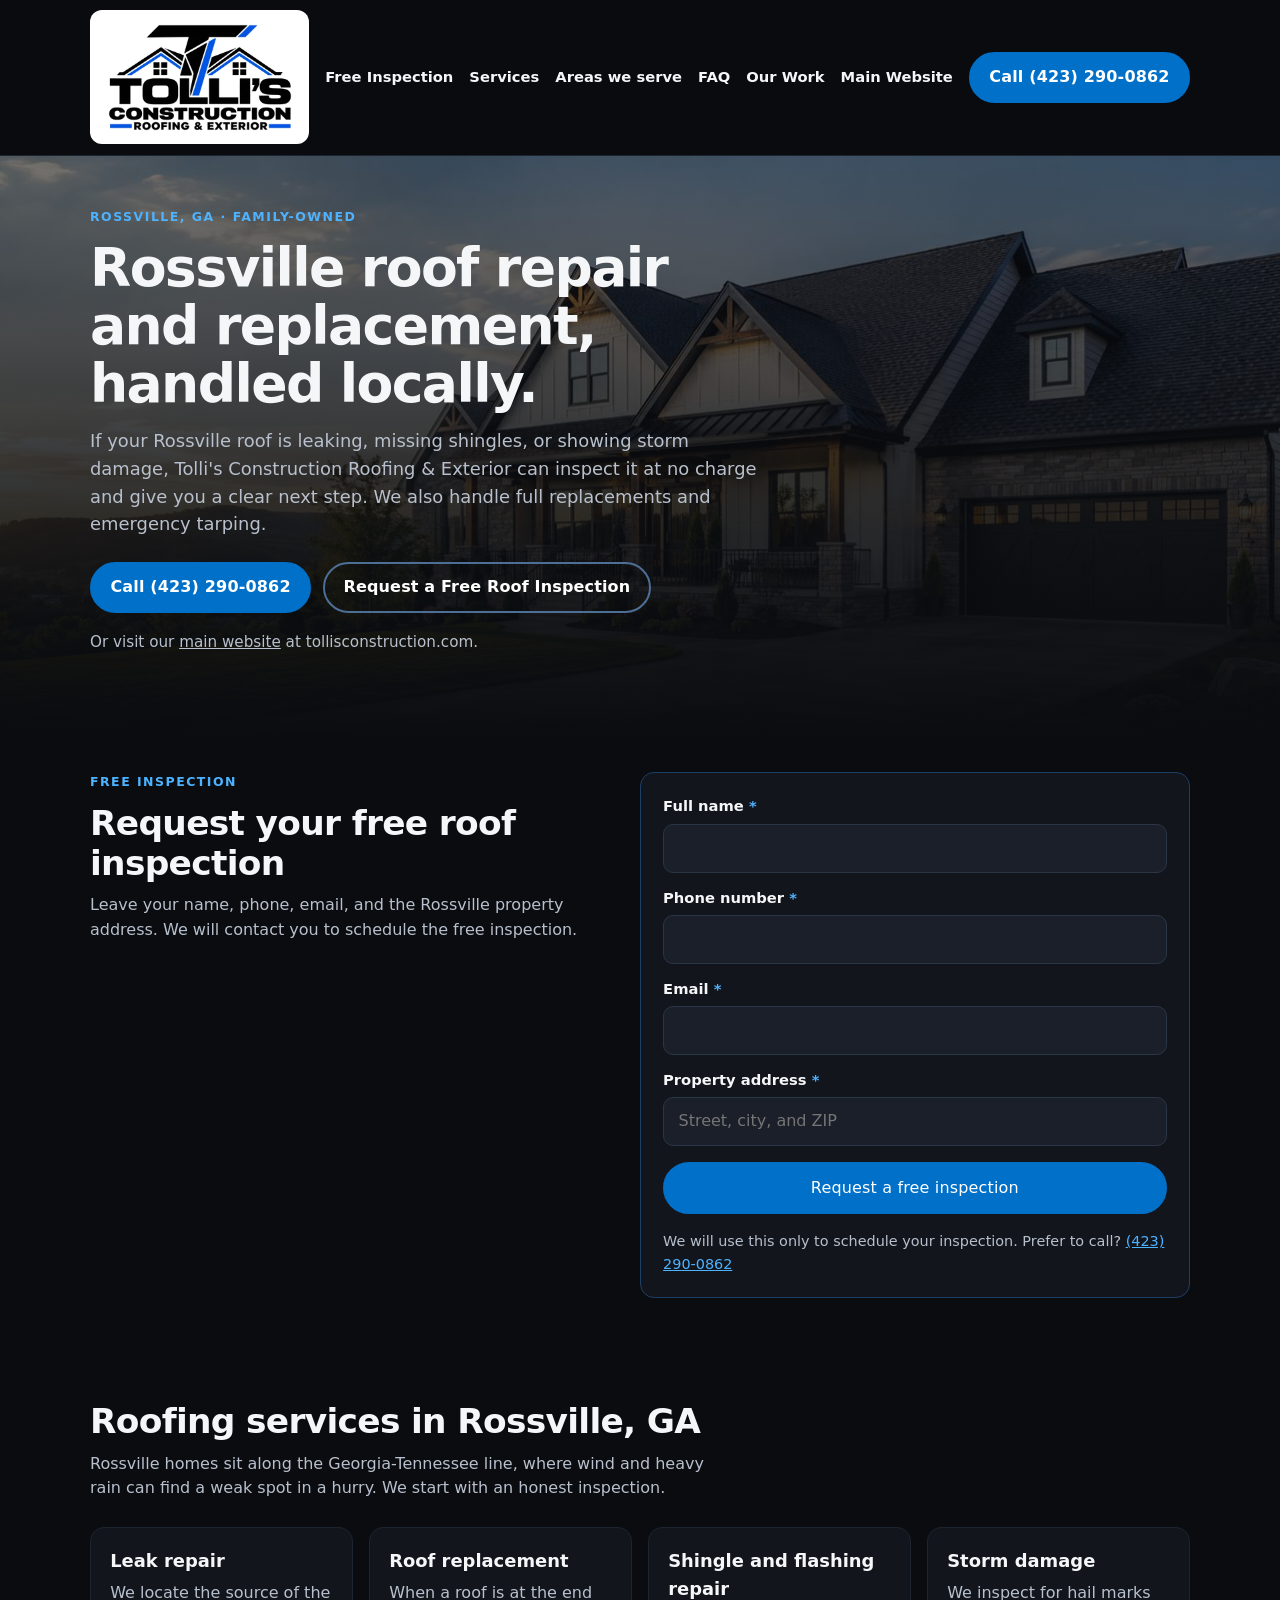
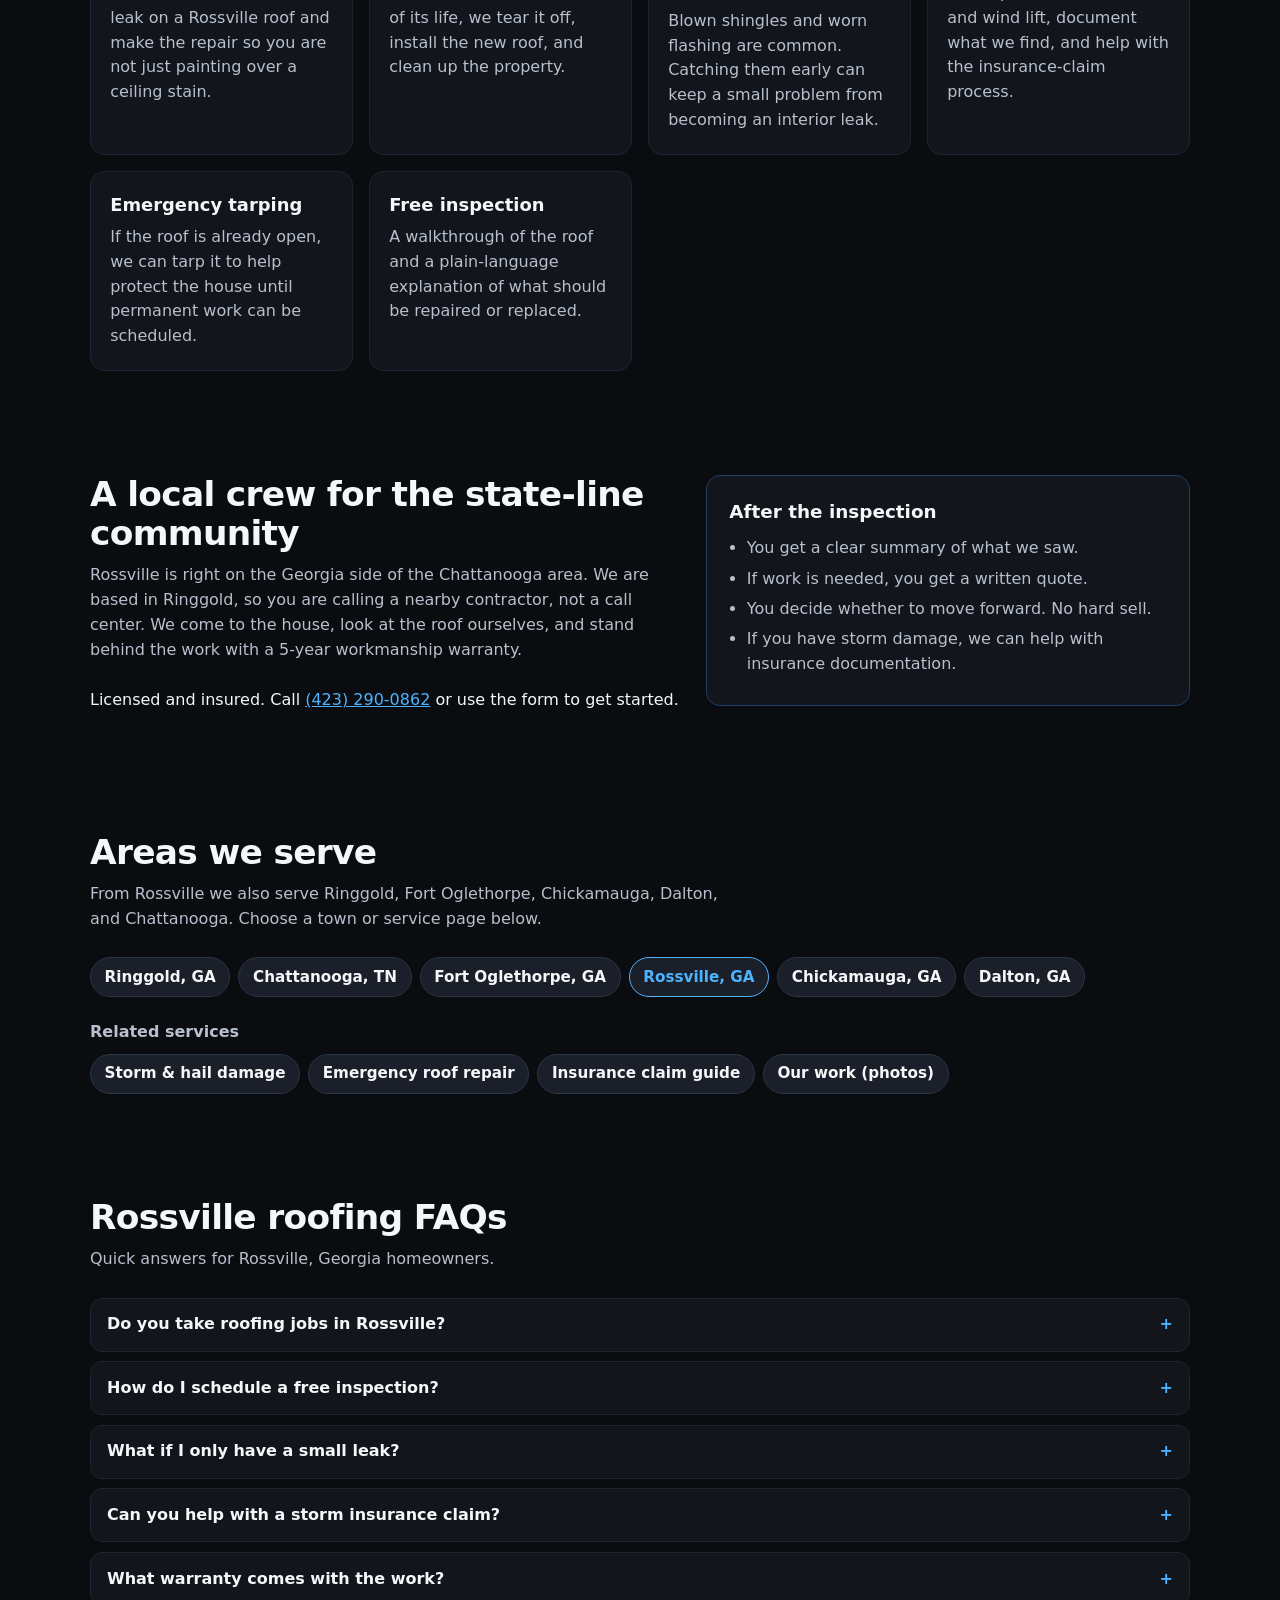
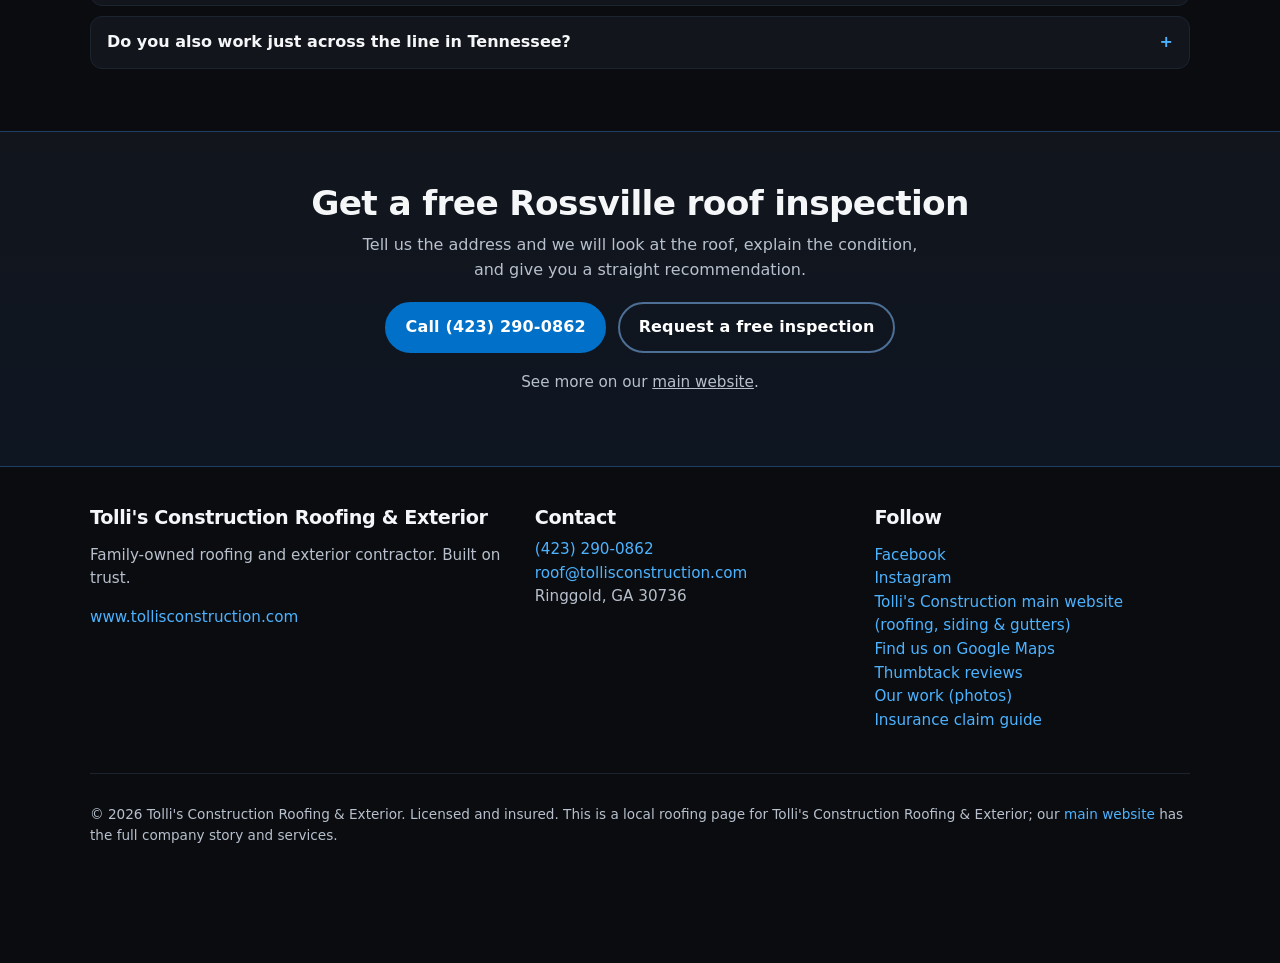
<file: rossville-roofing/index.html>
<!DOCTYPE html>
<html lang="en">
<head>
  <meta charset="utf-8">
  <meta name="viewport" content="width=device-width, initial-scale=1">
  <title>Rossville GA Roofing | Roof Repair &amp; Replacement | Tolli's Construction Roofing &amp; Exterior</title>
  <meta name="description" content="Rossville, GA roof repair, replacement, leak service, storm damage help, and emergency tarping. Free inspection from Tolli's Construction. Call (423) 290-0862.">
  <link rel="canonical" href="https://tollisexcavation-lang.github.io/ringgold-roofing/rossville-roofing/">
  <meta name="robots" content="index,follow">
  <meta name="geo.region" content="US-GA">
  <meta name="geo.placename" content="Rossville, Georgia">
  <meta property="og:type" content="website">
  <meta property="og:site_name" content="Tolli's Construction Roofing &amp; Exterior">
  <meta property="og:title" content="Rossville GA Roofing | Roof Repair &amp; Replacement | Tolli's Construction Roofing &amp; Exterior">
  <meta property="og:description" content="Rossville roofer for leak repair, replacements, and storm damage. Free inspection. Call (423) 290-0862.">
  <meta property="og:url" content="https://tollisexcavation-lang.github.io/ringgold-roofing/rossville-roofing/">
  <meta property="og:image" content="https://tollisexcavation-lang.github.io/ringgold-roofing/assets/og.jpg">
  <meta property="og:image:width" content="1200">
  <meta property="og:image:height" content="630">
  <meta property="og:locale" content="en_US">
  <meta name="twitter:card" content="summary_large_image">
  <meta name="twitter:title" content="Rossville GA Roofing | Tolli's Construction Roofing &amp; Exterior">
  <meta name="twitter:description" content="Rossville roofer for leak repair, replacements, and storm damage. Free inspection. Call (423) 290-0862.">
  <meta name="twitter:image" content="https://tollisexcavation-lang.github.io/ringgold-roofing/assets/og.jpg">
  <meta name="theme-color" content="#0a0c10">
  <link rel="icon" href="../assets/favicon.ico" sizes="any">
  <link rel="icon" type="image/png" sizes="32x32" href="../assets/favicon-32.png">
  <link rel="apple-touch-icon" href="../assets/apple-touch-icon.png">
  <link rel="preload" as="image" href="../assets/logo.webp" type="image/webp">
  <link rel="stylesheet" href="../styles.css">
  <script type="application/ld+json">
{
  "@context": "https://schema.org",
  "@graph": [
    {
      "@type": "RoofingContractor",
      "@id": "https://www.tollisconstruction.com/#business",
      "name": "Tolli's Construction Roofing & Exterior",
      "alternateName": [
        "Tollis Construction",
        "Tollis Construction Roofing & Exterior"
      ],
      "url": "https://www.tollisconstruction.com",
      "image": "https://tollisexcavation-lang.github.io/ringgold-roofing/assets/logo.png",
      "logo": "https://tollisexcavation-lang.github.io/ringgold-roofing/assets/logo.png",
      "telephone": "+1-423-290-0862",
      "email": "roof@tollisconstruction.com",
      "address": {
        "@type": "PostalAddress",
        "addressLocality": "Ringgold",
        "addressRegion": "GA",
        "postalCode": "30736",
        "addressCountry": "US"
      },
      "areaServed": [
        {
          "@type": "City",
          "name": "Ringgold",
          "addressRegion": "GA"
        },
        {
          "@type": "City",
          "name": "Fort Oglethorpe",
          "addressRegion": "GA"
        },
        {
          "@type": "City",
          "name": "Rossville",
          "addressRegion": "GA"
        },
        {
          "@type": "City",
          "name": "Chickamauga",
          "addressRegion": "GA"
        },
        {
          "@type": "City",
          "name": "Dalton",
          "addressRegion": "GA"
        },
        {
          "@type": "City",
          "name": "Chattanooga",
          "addressRegion": "TN"
        }
      ],
      "description": "Family-owned roofing contractor based in Ringgold, GA, serving Rossville with roof repair, replacement, leak service, storm damage help, and emergency tarping.",
      "sameAs": [
        "https://www.tollisconstruction.com",
        "https://maps.google.com/?cid=13175790418968073595",
        "https://www.facebook.com/people/Tollis-Construction-Roofing-Exterior/61579625409504/",
        "https://www.instagram.com/tollisconstruction/",
        "https://www.thumbtack.com/ga/ringgold/roofing/tollis-construction/service/579977442188017668"
      ],
      "hasOfferCatalog": {
        "@type": "OfferCatalog",
        "name": "Roofing services",
        "itemListElement": [
          {
            "@type": "Offer",
            "itemOffered": {
              "@type": "Service",
              "name": "Roof replacement"
            }
          },
          {
            "@type": "Offer",
            "itemOffered": {
              "@type": "Service",
              "name": "Roof repair"
            }
          },
          {
            "@type": "Offer",
            "itemOffered": {
              "@type": "Service",
              "name": "Roof leak repair"
            }
          },
          {
            "@type": "Offer",
            "itemOffered": {
              "@type": "Service",
              "name": "Storm and hail damage repair"
            }
          },
          {
            "@type": "Offer",
            "itemOffered": {
              "@type": "Service",
              "name": "Emergency roof tarping"
            }
          },
          {
            "@type": "Offer",
            "itemOffered": {
              "@type": "Service",
              "name": "Free roof inspection"
            }
          }
        ]
      },
      "hasMap": "https://maps.google.com/?cid=13175790418968073595"
    },
    {
      "@type": "WebPage",
      "@id": "https://tollisexcavation-lang.github.io/ringgold-roofing/rossville-roofing/#webpage",
      "url": "https://tollisexcavation-lang.github.io/ringgold-roofing/rossville-roofing/",
      "name": "Rossville GA Roofing | Roof Repair & Replacement | Tolli's Construction Roofing & Exterior",
      "description": "Rossville, GA roof repair, replacement, leak service, storm damage help, and emergency tarping. Free inspection from Tolli's Construction. Call (423) 290-0862.",
      "isPartOf": {
        "@id": "https://www.tollisconstruction.com"
      },
      "about": {
        "@id": "https://www.tollisconstruction.com/#business"
      },
      "primaryImageOfPage": {
        "@type": "ImageObject",
        "url": "https://tollisexcavation-lang.github.io/ringgold-roofing/assets/og.jpg"
      }
    },
    {
      "@type": "FAQPage",
      "@id": "https://tollisexcavation-lang.github.io/ringgold-roofing/rossville-roofing/#faq",
      "mainEntity": [
        {
          "@type": "Question",
          "name": "Do you take roofing jobs in Rossville?",
          "acceptedAnswer": {
            "@type": "Answer",
            "text": "Yes. Tolli's Construction serves Rossville, GA from our Ringgold base with inspections, repairs, replacements, and emergency tarping."
          }
        },
        {
          "@type": "Question",
          "name": "How do I schedule a free inspection?",
          "acceptedAnswer": {
            "@type": "Answer",
            "text": "Fill out the form on this page or call (423) 290-0862. We will set a time to look at the roof."
          }
        },
        {
          "@type": "Question",
          "name": "What if I only have a small leak?",
          "acceptedAnswer": {
            "@type": "Answer",
            "text": "That is a good time to call. We find the source, repair it when a repair is the right fix, and tell you honestly if the roof is too far gone for a patch."
          }
        },
        {
          "@type": "Question",
          "name": "Can you help with a storm insurance claim?",
          "acceptedAnswer": {
            "@type": "Answer",
            "text": "Yes. We document wind or hail damage and help you work through the claim. Approval is up to your insurance company."
          }
        },
        {
          "@type": "Question",
          "name": "What warranty comes with the work?",
          "acceptedAnswer": {
            "@type": "Answer",
            "text": "We offer a 5-year workmanship warranty on our roofing work."
          }
        },
        {
          "@type": "Question",
          "name": "Do you also work just across the line in Tennessee?",
          "acceptedAnswer": {
            "@type": "Answer",
            "text": "Yes. We serve Chattanooga and Hamilton County as well. See our Chattanooga roofing page if the property is on the Tennessee side."
          }
        }
      ]
    },
    {
      "@type": "BreadcrumbList",
      "@id": "https://tollisexcavation-lang.github.io/ringgold-roofing/rossville-roofing/#breadcrumb",
      "itemListElement": [
        {
          "@type": "ListItem",
          "position": 1,
          "name": "Ringgold GA Roofing",
          "item": "https://tollisexcavation-lang.github.io/ringgold-roofing/"
        },
        {
          "@type": "ListItem",
          "position": 2,
          "name": "Rossville Roofing",
          "item": "https://tollisexcavation-lang.github.io/ringgold-roofing/rossville-roofing/"
        }
      ]
    }
  ]
}
  </script>
  <script src="../assets/utm.js" defer></script>
</head>
<body>
  <a class="skip" href="#main">Skip to content</a>
  <header class="site">
    <div class="wrap nav">
      <a class="brand" href="../" aria-label="Tolli's Construction Roofing &amp; Exterior">
        <picture>
          <source srcset="../assets/logo.webp" type="image/webp">
          <img src="../assets/logo.png" width="600" height="368" alt="Tolli's Construction Roofing &amp; Exterior logo">
        </picture>
      </a>
      <nav class="links" aria-label="Page">
        <a href="#inspect">Free Inspection</a>
        <a href="#services">Services</a>
        <a href="#area">Areas we serve</a>
        <a href="#faq">FAQ</a>
        <a href="../our-work/">Our Work</a>
        <a href="https://www.tollisconstruction.com">Main Website</a>
      </nav>
      <a class="btn btn-call" href="tel:+14232900862">Call (423) 290-0862</a>
    </div>
  </header>

  <main id="main">
    <section class="hero">
      <div class="wrap">
        <p class="kicker">Rossville, GA · Family-owned</p>
        <h1>Rossville roof repair and replacement, handled locally.</h1>
        <p class="lede">If your Rossville roof is leaking, missing shingles, or showing storm damage, Tolli's Construction Roofing &amp; Exterior can inspect it at no charge and give you a clear next step. We also handle full replacements and emergency tarping.</p>
        <div class="cta-row">
          <a class="btn btn-call" href="tel:+14232900862">Call (423) 290-0862</a>
          <a class="btn btn-ghost" href="#inspect">Request a Free Roof Inspection</a>
        </div>
        <p class="fine">Or visit our <a href="https://www.tollisconstruction.com">main website</a> at tollisconstruction.com.</p>
      </div>
    </section>

    <section class="inspect" id="inspect">
      <div class="wrap inspect-layout">
        <div>
          <p class="kicker">Free inspection</p>
          <h2>Request your free roof inspection</h2>
          <p class="sub">Leave your name, phone, email, and the Rossville property address. We will contact you to schedule the free inspection.</p>
        </div>
        <form class="lead-form panel" action="https://formsubmit.co/d77dd6da2845c3721cb0878c0e5c3f74" method="POST">
          <input type="hidden" name="_subject" value="New Rossville roof inspection request">
          <input type="hidden" name="_template" value="table">
          <input type="hidden" name="_captcha" value="false">
          <input type="hidden" name="_next" value="https://tollisexcavation-lang.github.io/ringgold-roofing/thanks.html">
          <input type="hidden" name="Landing page" value="Rossville roofing">
          <input type="hidden" name="Lead source" value="Website (no tracking tag)">
          <input type="hidden" name="utm_source" value="">
          <input type="text" name="_honey" class="hp" tabindex="-1" autocomplete="off">
          <div class="field">
            <label for="full-name">Full name <span class="req">*</span></label>
            <input id="full-name" type="text" name="name" autocomplete="name" required>
          </div>
          <div class="field">
            <label for="phone">Phone number <span class="req">*</span></label>
            <input id="phone" type="tel" name="phone" autocomplete="tel" inputmode="tel" required>
          </div>
          <div class="field">
            <label for="email">Email <span class="req">*</span></label>
            <input id="email" type="email" name="email" autocomplete="email" required>
          </div>
          <div class="field">
            <label for="address">Property address <span class="req">*</span></label>
            <input id="address" type="text" name="address" autocomplete="street-address" required placeholder="Street, city, and ZIP">
          </div>
          <button class="btn btn-call" type="submit">Request a free inspection</button>
          <p class="form-note">We will use this only to schedule your inspection. Prefer to call? <a href="tel:+14232900862">(423) 290-0862</a></p>
        </form>
      </div>
    </section>

    <section id="services">
      <div class="wrap">
        <h2>Roofing services in Rossville, GA</h2>
        <p class="sub">Rossville homes sit along the Georgia-Tennessee line, where wind and heavy rain can find a weak spot in a hurry. We start with an honest inspection.</p>
        <div class="grid">
          <article class="card">
            <h3>Leak repair</h3>
            <p>We locate the source of the leak on a Rossville roof and make the repair so you are not just painting over a ceiling stain.</p>
          </article>
          <article class="card">
            <h3>Roof replacement</h3>
            <p>When a roof is at the end of its life, we tear it off, install the new roof, and clean up the property.</p>
          </article>
          <article class="card">
            <h3>Shingle and flashing repair</h3>
            <p>Blown shingles and worn flashing are common. Catching them early can keep a small problem from becoming an interior leak.</p>
          </article>
          <article class="card">
            <h3>Storm damage</h3>
            <p>We inspect for hail marks and wind lift, document what we find, and help with the insurance-claim process.</p>
          </article>
          <article class="card">
            <h3>Emergency tarping</h3>
            <p>If the roof is already open, we can tarp it to help protect the house until permanent work can be scheduled.</p>
          </article>
          <article class="card">
            <h3>Free inspection</h3>
            <p>A walkthrough of the roof and a plain-language explanation of what should be repaired or replaced.</p>
          </article>
        </div>
      </div>
    </section>

    <section id="why">
      <div class="wrap split">
        <div>
          <h2>A local crew for the state-line community</h2>
          <p class="sub">Rossville is right on the Georgia side of the Chattanooga area. We are based in Ringgold, so you are calling a nearby contractor, not a call center. We come to the house, look at the roof ourselves, and stand behind the work with a 5-year workmanship warranty.</p>
          <p>Licensed and insured. Call <a href="tel:+14232900862">(423) 290-0862</a> or use the form to get started.</p>
        </div>
        <div class="panel">
          <h3>After the inspection</h3>
          <ul>
            <li>You get a clear summary of what we saw.</li>
            <li>If work is needed, you get a written quote.</li>
            <li>You decide whether to move forward. No hard sell.</li>
            <li>If you have storm damage, we can help with insurance documentation.</li>
          </ul>
        </div>
      </div>
    </section>

    <section id="area">
      <div class="wrap">
        <h2>Areas we serve</h2>
        <p class="sub">From Rossville we also serve Ringgold, Fort Oglethorpe, Chickamauga, Dalton, and Chattanooga. Choose a town or service page below.</p>
        <div class="towns" aria-label="Towns we serve">
          <a class="town" href="../">Ringgold, GA</a><a class="town" href="../chattanooga-roofing/">Chattanooga, TN</a><a class="town" href="../fort-oglethorpe-roofing/">Fort Oglethorpe, GA</a><span class="town current">Rossville, GA</span><a class="town" href="../chickamauga-roofing/">Chickamauga, GA</a><a class="town" href="../dalton-roofing/">Dalton, GA</a>
        </div>
        <p class="related">Related services</p>
        <div class="towns" aria-label="Related services">
          <a class="town" href="../storm-damage-roof-repair/">Storm &amp; hail damage</a><a class="town" href="../emergency-roof-repair/">Emergency roof repair</a><a class="town" href="../insurance-claim-guide/">Insurance claim guide</a><a class="town" href="../our-work/">Our work (photos)</a>
        </div>
      </div>
    </section>

    <section id="faq">
      <div class="wrap">
        <h2>Rossville roofing FAQs</h2>
        <p class="sub">Quick answers for Rossville, Georgia homeowners.</p>
        <details>
          <summary>Do you take roofing jobs in Rossville?</summary>
          <p>Yes. Tolli's Construction serves Rossville, GA from our Ringgold base with inspections, repairs, replacements, and emergency tarping.</p>
        </details>
        <details>
          <summary>How do I schedule a free inspection?</summary>
          <p>Fill out the form on this page or call <a href="tel:+14232900862">(423) 290-0862</a>. We will set a time to look at the roof.</p>
        </details>
        <details>
          <summary>What if I only have a small leak?</summary>
          <p>That is a good time to call. We find the source, repair it when a repair is the right fix, and tell you honestly if the roof is too far gone for a patch.</p>
        </details>
        <details>
          <summary>Can you help with a storm insurance claim?</summary>
          <p>Yes. We document wind or hail damage and help you work through the claim. Approval is up to your insurance company.</p>
        </details>
        <details>
          <summary>What warranty comes with the work?</summary>
          <p>We offer a 5-year workmanship warranty on our roofing work.</p>
        </details>
        <details>
          <summary>Do you also work just across the line in Tennessee?</summary>
          <p>Yes. We serve Chattanooga and Hamilton County as well. See our <a href="../chattanooga-roofing/">Chattanooga roofing</a> page if the property is on the Tennessee side.</p>
        </details>
      </div>
    </section>

    <section class="cta-band">
      <div class="wrap">
        <h2>Get a free Rossville roof inspection</h2>
        <p>Tell us the address and we will look at the roof, explain the condition, and give you a straight recommendation.</p>
        <div class="cta-row">
          <a class="btn btn-call" href="tel:+14232900862">Call (423) 290-0862</a>
          <a class="btn btn-ghost" href="#inspect">Request a free inspection</a>
        </div>
        <p class="fine">See more on our <a href="https://www.tollisconstruction.com">main website</a>.</p>
      </div>
    </section>
  </main>

  <footer class="site">
    <div class="wrap cols">
      <div>
        <h2>Tolli's Construction Roofing &amp; Exterior</h2>
        <p>Family-owned roofing and exterior contractor. Built on trust.</p>
        <p><a href="https://www.tollisconstruction.com">www.tollisconstruction.com</a></p>
      </div>
      <div>
        <h2>Contact</h2>
        <address>
          <a href="tel:+14232900862">(423) 290-0862</a><br>
          <a href="mailto:roof@tollisconstruction.com">roof@tollisconstruction.com</a><br>
          Ringgold, GA 30736
        </address>
      </div>
      <div>
        <h2>Follow</h2>
        <p>
          <a href="https://www.facebook.com/people/Tollis-Construction-Roofing-Exterior/61579625409504/">Facebook</a><br>
          <a href="https://www.instagram.com/tollisconstruction/">Instagram</a><br>
          <a href="https://www.tollisconstruction.com">Tolli's Construction main website (roofing, siding &amp; gutters)</a><br>
          <a href="https://maps.google.com/?cid=13175790418968073595">Find us on Google Maps</a><br>
          <a href="https://www.thumbtack.com/ga/ringgold/roofing/tollis-construction/service/579977442188017668">Thumbtack reviews</a><br>
          <a href="../our-work/">Our work (photos)</a><br>
          <a href="../insurance-claim-guide/">Insurance claim guide</a>
        </p>
      </div>
    </div>
    <div class="wrap legal">
      <p>&copy; 2026 Tolli's Construction Roofing &amp; Exterior. Licensed and insured. This is a local roofing page for Tolli's Construction Roofing &amp; Exterior; our <a href="https://www.tollisconstruction.com">main website</a> has the full company story and services.</p>
    </div>
  </footer>

  <div class="phone-bar" aria-label="Quick contact">
    <a class="btn btn-call" href="tel:+14232900862">Call now</a>
    <a class="btn btn-ghost" href="#inspect">Free inspection</a>
  </div>
</body>
</html>
</file>
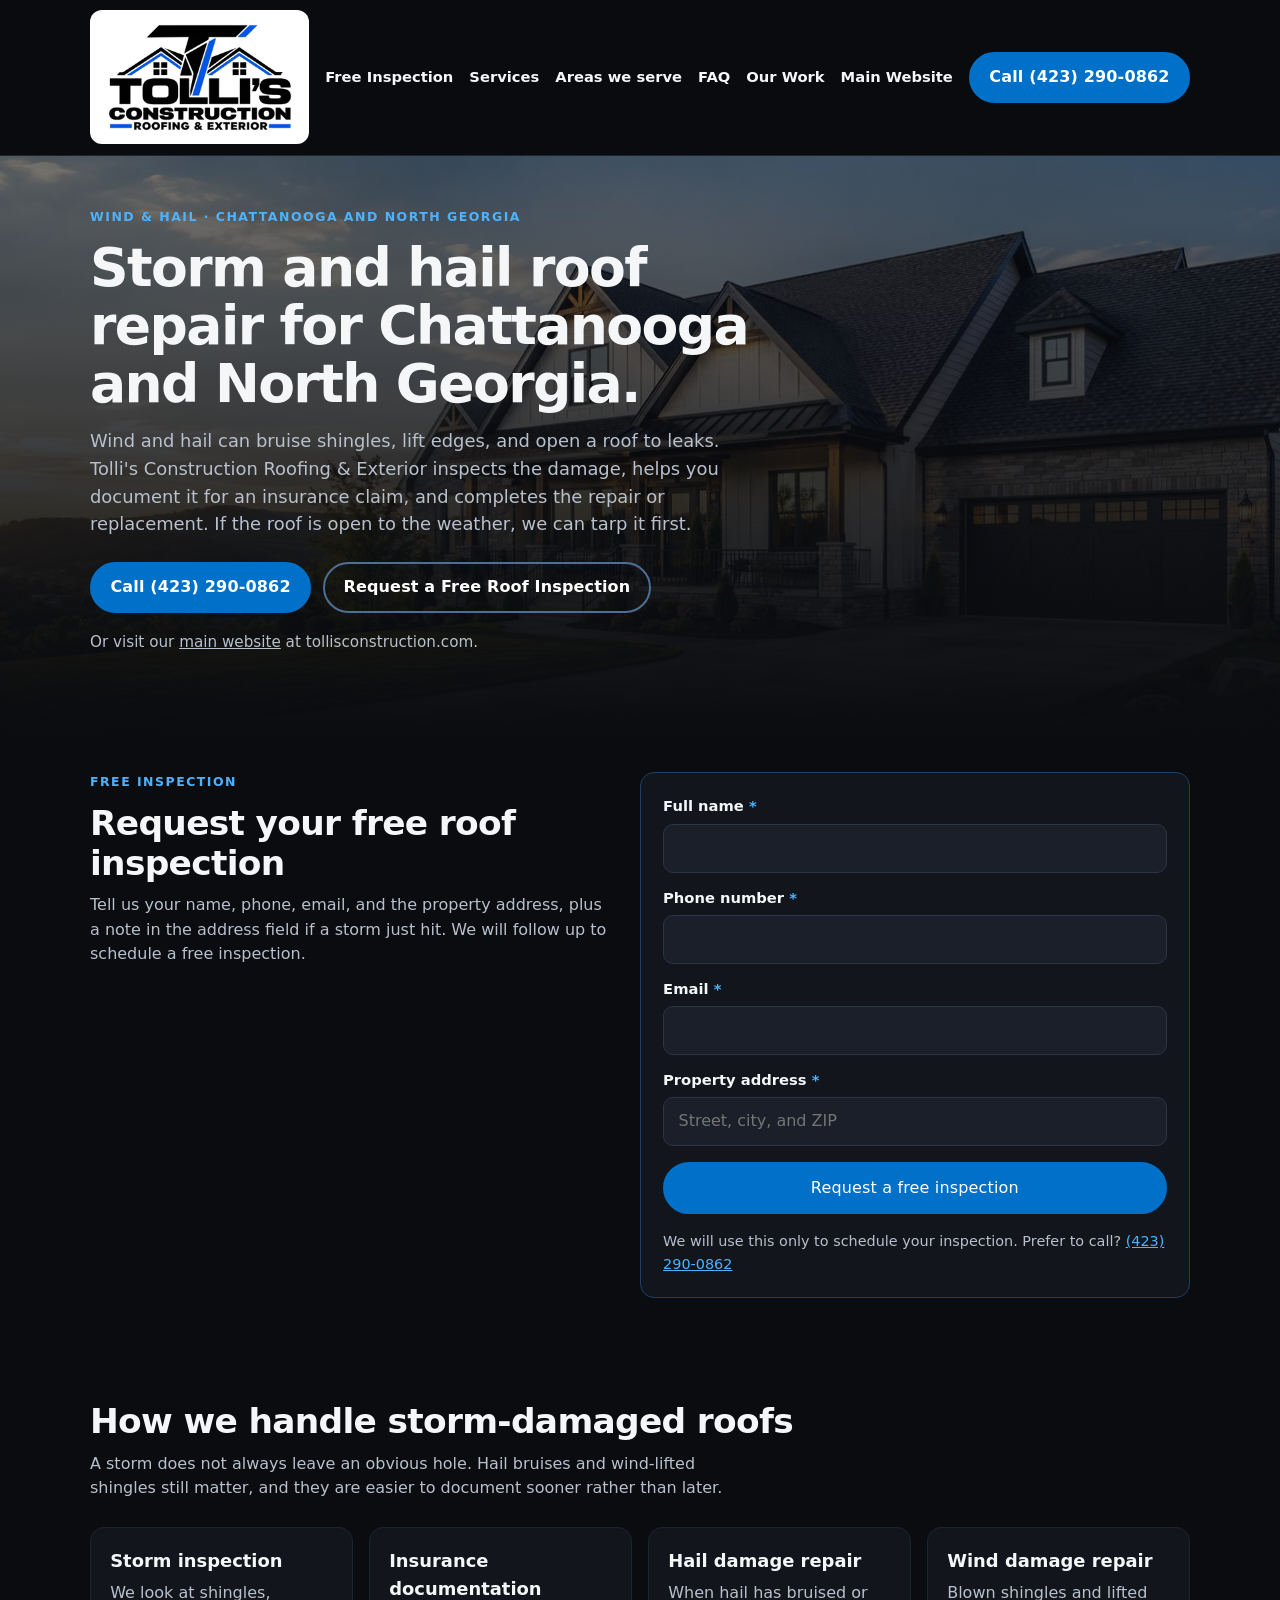
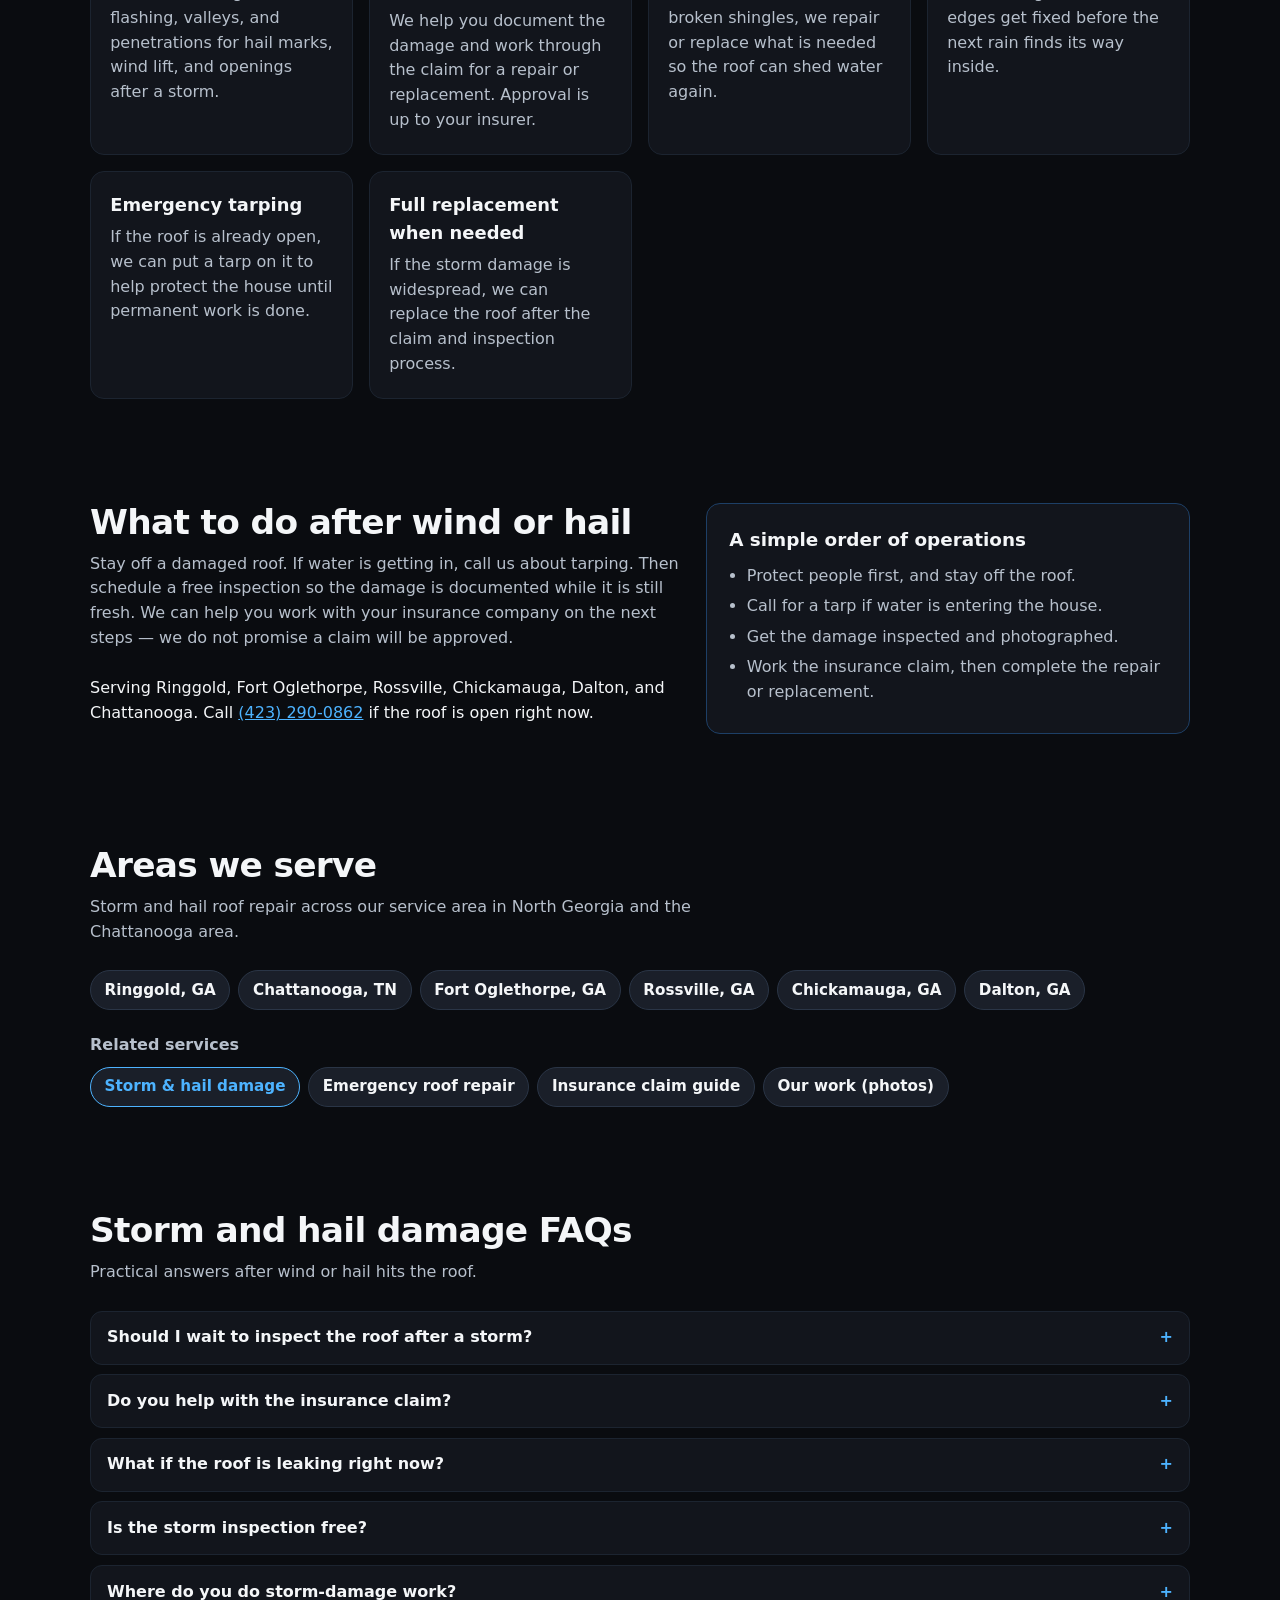
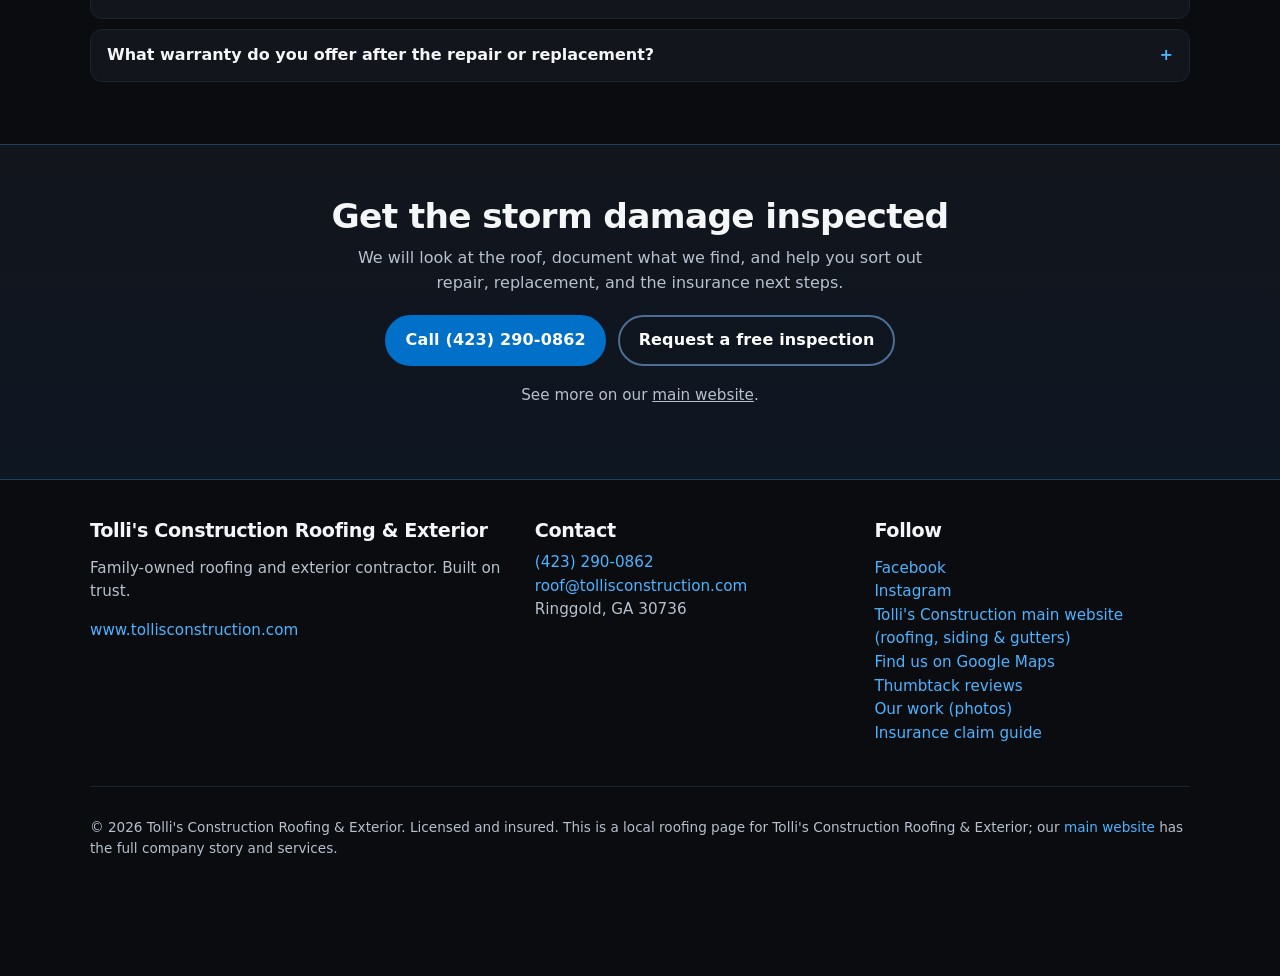
<file: storm-damage-roof-repair/index.html>
<!DOCTYPE html>
<html lang="en">
<head>
  <meta charset="utf-8">
  <meta name="viewport" content="width=device-width, initial-scale=1">
  <title>Storm &amp; Hail Roof Repair | Insurance Claim Help | Tolli's Construction Roofing &amp; Exterior</title>
  <meta name="description" content="Storm and hail roof repair for Chattanooga and North Georgia. Tolli's Construction inspects wind and hail damage, helps with insurance claims, and can tarp an open roof. Call (423) 290-0862.">
  <link rel="canonical" href="https://tollisexcavation-lang.github.io/ringgold-roofing/storm-damage-roof-repair/">
  <meta name="robots" content="index,follow">
  <meta name="geo.region" content="US-GA">
  <meta name="geo.placename" content="Ringgold, Georgia">
  <meta property="og:type" content="website">
  <meta property="og:site_name" content="Tolli's Construction Roofing &amp; Exterior">
  <meta property="og:title" content="Storm &amp; Hail Roof Repair | Insurance Claim Help | Tolli's Construction Roofing &amp; Exterior">
  <meta property="og:description" content="Wind and hail roof inspections, insurance-claim help, and repairs in Chattanooga and North Georgia. Free inspection. Call (423) 290-0862.">
  <meta property="og:url" content="https://tollisexcavation-lang.github.io/ringgold-roofing/storm-damage-roof-repair/">
  <meta property="og:image" content="https://tollisexcavation-lang.github.io/ringgold-roofing/assets/og.jpg">
  <meta property="og:image:width" content="1200">
  <meta property="og:image:height" content="630">
  <meta property="og:locale" content="en_US">
  <meta name="twitter:card" content="summary_large_image">
  <meta name="twitter:title" content="Storm &amp; Hail Roof Repair | Tolli's Construction Roofing &amp; Exterior">
  <meta name="twitter:description" content="Wind and hail roof inspections, insurance-claim help, and repairs in Chattanooga and North Georgia. Free inspection. Call (423) 290-0862.">
  <meta name="twitter:image" content="https://tollisexcavation-lang.github.io/ringgold-roofing/assets/og.jpg">
  <meta name="theme-color" content="#0a0c10">
  <link rel="icon" href="../assets/favicon.ico" sizes="any">
  <link rel="icon" type="image/png" sizes="32x32" href="../assets/favicon-32.png">
  <link rel="apple-touch-icon" href="../assets/apple-touch-icon.png">
  <link rel="preload" as="image" href="../assets/logo.webp" type="image/webp">
  <link rel="stylesheet" href="../styles.css">
  <script type="application/ld+json">
{
  "@context": "https://schema.org",
  "@graph": [
    {
      "@type": "RoofingContractor",
      "@id": "https://www.tollisconstruction.com/#business",
      "name": "Tolli's Construction Roofing & Exterior",
      "alternateName": [
        "Tollis Construction",
        "Tollis Construction Roofing & Exterior"
      ],
      "url": "https://www.tollisconstruction.com",
      "image": "https://tollisexcavation-lang.github.io/ringgold-roofing/assets/logo.png",
      "logo": "https://tollisexcavation-lang.github.io/ringgold-roofing/assets/logo.png",
      "telephone": "+1-423-290-0862",
      "email": "roof@tollisconstruction.com",
      "address": {
        "@type": "PostalAddress",
        "addressLocality": "Ringgold",
        "addressRegion": "GA",
        "postalCode": "30736",
        "addressCountry": "US"
      },
      "areaServed": [
        {
          "@type": "City",
          "name": "Ringgold",
          "addressRegion": "GA"
        },
        {
          "@type": "City",
          "name": "Fort Oglethorpe",
          "addressRegion": "GA"
        },
        {
          "@type": "City",
          "name": "Rossville",
          "addressRegion": "GA"
        },
        {
          "@type": "City",
          "name": "Chickamauga",
          "addressRegion": "GA"
        },
        {
          "@type": "City",
          "name": "Dalton",
          "addressRegion": "GA"
        },
        {
          "@type": "City",
          "name": "Chattanooga",
          "addressRegion": "TN"
        }
      ],
      "description": "Storm and hail roof repair and insurance-claim help from Tolli's Construction Roofing & Exterior, serving Chattanooga and North Georgia, including Ringgold, Fort Oglethorpe, Rossville, Chickamauga, and Dalton.",
      "sameAs": [
        "https://www.tollisconstruction.com",
        "https://maps.google.com/?cid=13175790418968073595",
        "https://www.facebook.com/people/Tollis-Construction-Roofing-Exterior/61579625409504/",
        "https://www.instagram.com/tollisconstruction/",
        "https://www.thumbtack.com/ga/ringgold/roofing/tollis-construction/service/579977442188017668"
      ],
      "hasOfferCatalog": {
        "@type": "OfferCatalog",
        "name": "Roofing services",
        "itemListElement": [
          {
            "@type": "Offer",
            "itemOffered": {
              "@type": "Service",
              "name": "Roof replacement"
            }
          },
          {
            "@type": "Offer",
            "itemOffered": {
              "@type": "Service",
              "name": "Roof repair"
            }
          },
          {
            "@type": "Offer",
            "itemOffered": {
              "@type": "Service",
              "name": "Roof leak repair"
            }
          },
          {
            "@type": "Offer",
            "itemOffered": {
              "@type": "Service",
              "name": "Storm and hail damage repair"
            }
          },
          {
            "@type": "Offer",
            "itemOffered": {
              "@type": "Service",
              "name": "Emergency roof tarping"
            }
          },
          {
            "@type": "Offer",
            "itemOffered": {
              "@type": "Service",
              "name": "Free roof inspection"
            }
          }
        ]
      },
      "hasMap": "https://maps.google.com/?cid=13175790418968073595"
    },
    {
      "@type": "WebPage",
      "@id": "https://tollisexcavation-lang.github.io/ringgold-roofing/storm-damage-roof-repair/#webpage",
      "url": "https://tollisexcavation-lang.github.io/ringgold-roofing/storm-damage-roof-repair/",
      "name": "Storm & Hail Roof Repair | Insurance Claim Help | Tolli's Construction Roofing & Exterior",
      "description": "Storm and hail roof repair for Chattanooga and North Georgia. Tolli's Construction inspects wind and hail damage, helps with insurance claims, and can tarp an open roof. Call (423) 290-0862.",
      "isPartOf": {
        "@id": "https://www.tollisconstruction.com"
      },
      "about": {
        "@id": "https://www.tollisconstruction.com/#business"
      },
      "primaryImageOfPage": {
        "@type": "ImageObject",
        "url": "https://tollisexcavation-lang.github.io/ringgold-roofing/assets/og.jpg"
      }
    },
    {
      "@type": "FAQPage",
      "@id": "https://tollisexcavation-lang.github.io/ringgold-roofing/storm-damage-roof-repair/#faq",
      "mainEntity": [
        {
          "@type": "Question",
          "name": "Should I wait to inspect the roof after a storm?",
          "acceptedAnswer": {
            "@type": "Answer",
            "text": "It is better not to wait. Documenting damage sooner helps you understand what needs repair and gives you a clearer record for insurance."
          }
        },
        {
          "@type": "Question",
          "name": "Do you help with the insurance claim?",
          "acceptedAnswer": {
            "@type": "Answer",
            "text": "Yes. We inspect the roof, document what we find, and help you work through the claim for repairs or a replacement. We cannot guarantee that a claim will be approved or that a particular amount will be paid."
          }
        },
        {
          "@type": "Question",
          "name": "What if the roof is leaking right now?",
          "acceptedAnswer": {
            "@type": "Answer",
            "text": "Call (423) 290-0862. We provide emergency tarping to help stop the water, then we can plan the lasting repair. See our emergency roof repair page."
          }
        },
        {
          "@type": "Question",
          "name": "Is the storm inspection free?",
          "acceptedAnswer": {
            "@type": "Answer",
            "text": "Yes. The roof inspection is free and comes with no obligation to hire us for the repair."
          }
        },
        {
          "@type": "Question",
          "name": "Where do you do storm-damage work?",
          "acceptedAnswer": {
            "@type": "Answer",
            "text": "We serve Ringgold, Fort Oglethorpe, Rossville, Chickamauga, Dalton, Chattanooga, and nearby communities in North Georgia and Hamilton County, Tennessee."
          }
        },
        {
          "@type": "Question",
          "name": "What warranty do you offer after the repair or replacement?",
          "acceptedAnswer": {
            "@type": "Answer",
            "text": "Tolli's Construction offers a 5-year workmanship warranty on our roofing work."
          }
        }
      ]
    },
    {
      "@type": "BreadcrumbList",
      "@id": "https://tollisexcavation-lang.github.io/ringgold-roofing/storm-damage-roof-repair/#breadcrumb",
      "itemListElement": [
        {
          "@type": "ListItem",
          "position": 1,
          "name": "Ringgold GA Roofing",
          "item": "https://tollisexcavation-lang.github.io/ringgold-roofing/"
        },
        {
          "@type": "ListItem",
          "position": 2,
          "name": "Storm Damage Roof Repair",
          "item": "https://tollisexcavation-lang.github.io/ringgold-roofing/storm-damage-roof-repair/"
        }
      ]
    }
  ]
}
  </script>
  <script src="../assets/utm.js" defer></script>
</head>
<body>
  <a class="skip" href="#main">Skip to content</a>
  <header class="site">
    <div class="wrap nav">
      <a class="brand" href="../" aria-label="Tolli's Construction Roofing &amp; Exterior">
        <picture>
          <source srcset="../assets/logo.webp" type="image/webp">
          <img src="../assets/logo.png" width="600" height="368" alt="Tolli's Construction Roofing &amp; Exterior logo">
        </picture>
      </a>
      <nav class="links" aria-label="Page">
        <a href="#inspect">Free Inspection</a>
        <a href="#services">Services</a>
        <a href="#area">Areas we serve</a>
        <a href="#faq">FAQ</a>
        <a href="../our-work/">Our Work</a>
        <a href="https://www.tollisconstruction.com">Main Website</a>
      </nav>
      <a class="btn btn-call" href="tel:+14232900862">Call (423) 290-0862</a>
    </div>
  </header>

  <main id="main">
    <section class="hero">
      <div class="wrap">
        <p class="kicker">Wind &amp; hail · Chattanooga and North Georgia</p>
        <h1>Storm and hail roof repair for Chattanooga and North Georgia.</h1>
        <p class="lede">Wind and hail can bruise shingles, lift edges, and open a roof to leaks. Tolli's Construction Roofing &amp; Exterior inspects the damage, helps you document it for an insurance claim, and completes the repair or replacement. If the roof is open to the weather, we can tarp it first.</p>
        <div class="cta-row">
          <a class="btn btn-call" href="tel:+14232900862">Call (423) 290-0862</a>
          <a class="btn btn-ghost" href="#inspect">Request a Free Roof Inspection</a>
        </div>
        <p class="fine">Or visit our <a href="https://www.tollisconstruction.com">main website</a> at tollisconstruction.com.</p>
      </div>
    </section>

    <section class="inspect" id="inspect">
      <div class="wrap inspect-layout">
        <div>
          <p class="kicker">Free inspection</p>
          <h2>Request your free roof inspection</h2>
          <p class="sub">Tell us your name, phone, email, and the property address, plus a note in the address field if a storm just hit. We will follow up to schedule a free inspection.</p>
        </div>
        <form class="lead-form panel" action="https://formsubmit.co/d77dd6da2845c3721cb0878c0e5c3f74" method="POST">
          <input type="hidden" name="_subject" value="New storm-damage roof inspection request">
          <input type="hidden" name="_template" value="table">
          <input type="hidden" name="_captcha" value="false">
          <input type="hidden" name="_next" value="https://tollisexcavation-lang.github.io/ringgold-roofing/thanks.html">
          <input type="hidden" name="Landing page" value="Storm damage roof repair">
          <input type="hidden" name="Lead source" value="Website (no tracking tag)">
          <input type="hidden" name="utm_source" value="">
          <input type="text" name="_honey" class="hp" tabindex="-1" autocomplete="off">
          <div class="field">
            <label for="full-name">Full name <span class="req">*</span></label>
            <input id="full-name" type="text" name="name" autocomplete="name" required>
          </div>
          <div class="field">
            <label for="phone">Phone number <span class="req">*</span></label>
            <input id="phone" type="tel" name="phone" autocomplete="tel" inputmode="tel" required>
          </div>
          <div class="field">
            <label for="email">Email <span class="req">*</span></label>
            <input id="email" type="email" name="email" autocomplete="email" required>
          </div>
          <div class="field">
            <label for="address">Property address <span class="req">*</span></label>
            <input id="address" type="text" name="address" autocomplete="street-address" required placeholder="Street, city, and ZIP">
          </div>
          <button class="btn btn-call" type="submit">Request a free inspection</button>
          <p class="form-note">We will use this only to schedule your inspection. Prefer to call? <a href="tel:+14232900862">(423) 290-0862</a></p>
        </form>
      </div>
    </section>

    <section id="services">
      <div class="wrap">
        <h2>How we handle storm-damaged roofs</h2>
        <p class="sub">A storm does not always leave an obvious hole. Hail bruises and wind-lifted shingles still matter, and they are easier to document sooner rather than later.</p>
        <div class="grid">
          <article class="card">
            <h3>Storm inspection</h3>
            <p>We look at shingles, flashing, valleys, and penetrations for hail marks, wind lift, and openings after a storm.</p>
          </article>
          <article class="card">
            <h3>Insurance documentation</h3>
            <p>We help you document the damage and work through the claim for a repair or replacement. Approval is up to your insurer.</p>
          </article>
          <article class="card">
            <h3>Hail damage repair</h3>
            <p>When hail has bruised or broken shingles, we repair or replace what is needed so the roof can shed water again.</p>
          </article>
          <article class="card">
            <h3>Wind damage repair</h3>
            <p>Blown shingles and lifted edges get fixed before the next rain finds its way inside.</p>
          </article>
          <article class="card">
            <h3>Emergency tarping</h3>
            <p>If the roof is already open, we can put a tarp on it to help protect the house until permanent work is done.</p>
          </article>
          <article class="card">
            <h3>Full replacement when needed</h3>
            <p>If the storm damage is widespread, we can replace the roof after the claim and inspection process.</p>
          </article>
        </div>
      </div>
    </section>

    <section id="storm">
      <div class="wrap split">
        <div>
          <h2>What to do after wind or hail</h2>
          <p class="sub">Stay off a damaged roof. If water is getting in, call us about tarping. Then schedule a free inspection so the damage is documented while it is still fresh. We can help you work with your insurance company on the next steps — we do not promise a claim will be approved.</p>
          <p>Serving Ringgold, Fort Oglethorpe, Rossville, Chickamauga, Dalton, and Chattanooga. Call <a href="tel:+14232900862">(423) 290-0862</a> if the roof is open right now.</p>
        </div>
        <div class="panel">
          <h3>A simple order of operations</h3>
          <ul>
            <li>Protect people first, and stay off the roof.</li>
            <li>Call for a tarp if water is entering the house.</li>
            <li>Get the damage inspected and photographed.</li>
            <li>Work the insurance claim, then complete the repair or replacement.</li>
          </ul>
        </div>
      </div>
    </section>

    <section id="area">
      <div class="wrap">
        <h2>Areas we serve</h2>
        <p class="sub">Storm and hail roof repair across our service area in North Georgia and the Chattanooga area.</p>
        <div class="towns" aria-label="Towns we serve">
          <a class="town" href="../">Ringgold, GA</a><a class="town" href="../chattanooga-roofing/">Chattanooga, TN</a><a class="town" href="../fort-oglethorpe-roofing/">Fort Oglethorpe, GA</a><a class="town" href="../rossville-roofing/">Rossville, GA</a><a class="town" href="../chickamauga-roofing/">Chickamauga, GA</a><a class="town" href="../dalton-roofing/">Dalton, GA</a>
        </div>
        <p class="related">Related services</p>
        <div class="towns" aria-label="Related services">
          <span class="town current">Storm &amp; hail damage</span><a class="town" href="../emergency-roof-repair/">Emergency roof repair</a><a class="town" href="../insurance-claim-guide/">Insurance claim guide</a><a class="town" href="../our-work/">Our work (photos)</a>
        </div>
      </div>
    </section>

    <section id="faq">
      <div class="wrap">
        <h2>Storm and hail damage FAQs</h2>
        <p class="sub">Practical answers after wind or hail hits the roof.</p>
        <details>
          <summary>Should I wait to inspect the roof after a storm?</summary>
          <p>It is better not to wait. Documenting damage sooner helps you understand what needs repair and gives you a clearer record for insurance.</p>
        </details>
        <details>
          <summary>Do you help with the insurance claim?</summary>
          <p>Yes. We inspect the roof, document what we find, and help you work through the claim for repairs or a replacement. We cannot guarantee that a claim will be approved or that a particular amount will be paid.</p>
        </details>
        <details>
          <summary>What if the roof is leaking right now?</summary>
          <p>Call <a href="tel:+14232900862">(423) 290-0862</a>. We provide emergency tarping to help stop the water, then we can plan the lasting repair. See our <a href="../emergency-roof-repair/">emergency roof repair</a> page.</p>
        </details>
        <details>
          <summary>Is the storm inspection free?</summary>
          <p>Yes. The roof inspection is free and comes with no obligation to hire us for the repair.</p>
        </details>
        <details>
          <summary>Where do you do storm-damage work?</summary>
          <p>We serve Ringgold, Fort Oglethorpe, Rossville, Chickamauga, Dalton, Chattanooga, and nearby communities in North Georgia and Hamilton County, Tennessee.</p>
        </details>
        <details>
          <summary>What warranty do you offer after the repair or replacement?</summary>
          <p>Tolli's Construction offers a 5-year workmanship warranty on our roofing work.</p>
        </details>
      </div>
    </section>

    <section class="cta-band">
      <div class="wrap">
        <h2>Get the storm damage inspected</h2>
        <p>We will look at the roof, document what we find, and help you sort out repair, replacement, and the insurance next steps.</p>
        <div class="cta-row">
          <a class="btn btn-call" href="tel:+14232900862">Call (423) 290-0862</a>
          <a class="btn btn-ghost" href="#inspect">Request a free inspection</a>
        </div>
        <p class="fine">See more on our <a href="https://www.tollisconstruction.com">main website</a>.</p>
      </div>
    </section>
  </main>

  <footer class="site">
    <div class="wrap cols">
      <div>
        <h2>Tolli's Construction Roofing &amp; Exterior</h2>
        <p>Family-owned roofing and exterior contractor. Built on trust.</p>
        <p><a href="https://www.tollisconstruction.com">www.tollisconstruction.com</a></p>
      </div>
      <div>
        <h2>Contact</h2>
        <address>
          <a href="tel:+14232900862">(423) 290-0862</a><br>
          <a href="mailto:roof@tollisconstruction.com">roof@tollisconstruction.com</a><br>
          Ringgold, GA 30736
        </address>
      </div>
      <div>
        <h2>Follow</h2>
        <p>
          <a href="https://www.facebook.com/people/Tollis-Construction-Roofing-Exterior/61579625409504/">Facebook</a><br>
          <a href="https://www.instagram.com/tollisconstruction/">Instagram</a><br>
          <a href="https://www.tollisconstruction.com">Tolli's Construction main website (roofing, siding &amp; gutters)</a><br>
          <a href="https://maps.google.com/?cid=13175790418968073595">Find us on Google Maps</a><br>
          <a href="https://www.thumbtack.com/ga/ringgold/roofing/tollis-construction/service/579977442188017668">Thumbtack reviews</a><br>
          <a href="../our-work/">Our work (photos)</a><br>
          <a href="../insurance-claim-guide/">Insurance claim guide</a>
        </p>
      </div>
    </div>
    <div class="wrap legal">
      <p>&copy; 2026 Tolli's Construction Roofing &amp; Exterior. Licensed and insured. This is a local roofing page for Tolli's Construction Roofing &amp; Exterior; our <a href="https://www.tollisconstruction.com">main website</a> has the full company story and services.</p>
    </div>
  </footer>

  <div class="phone-bar" aria-label="Quick contact">
    <a class="btn btn-call" href="tel:+14232900862">Call now</a>
    <a class="btn btn-ghost" href="#inspect">Free inspection</a>
  </div>
</body>
</html>
</file>
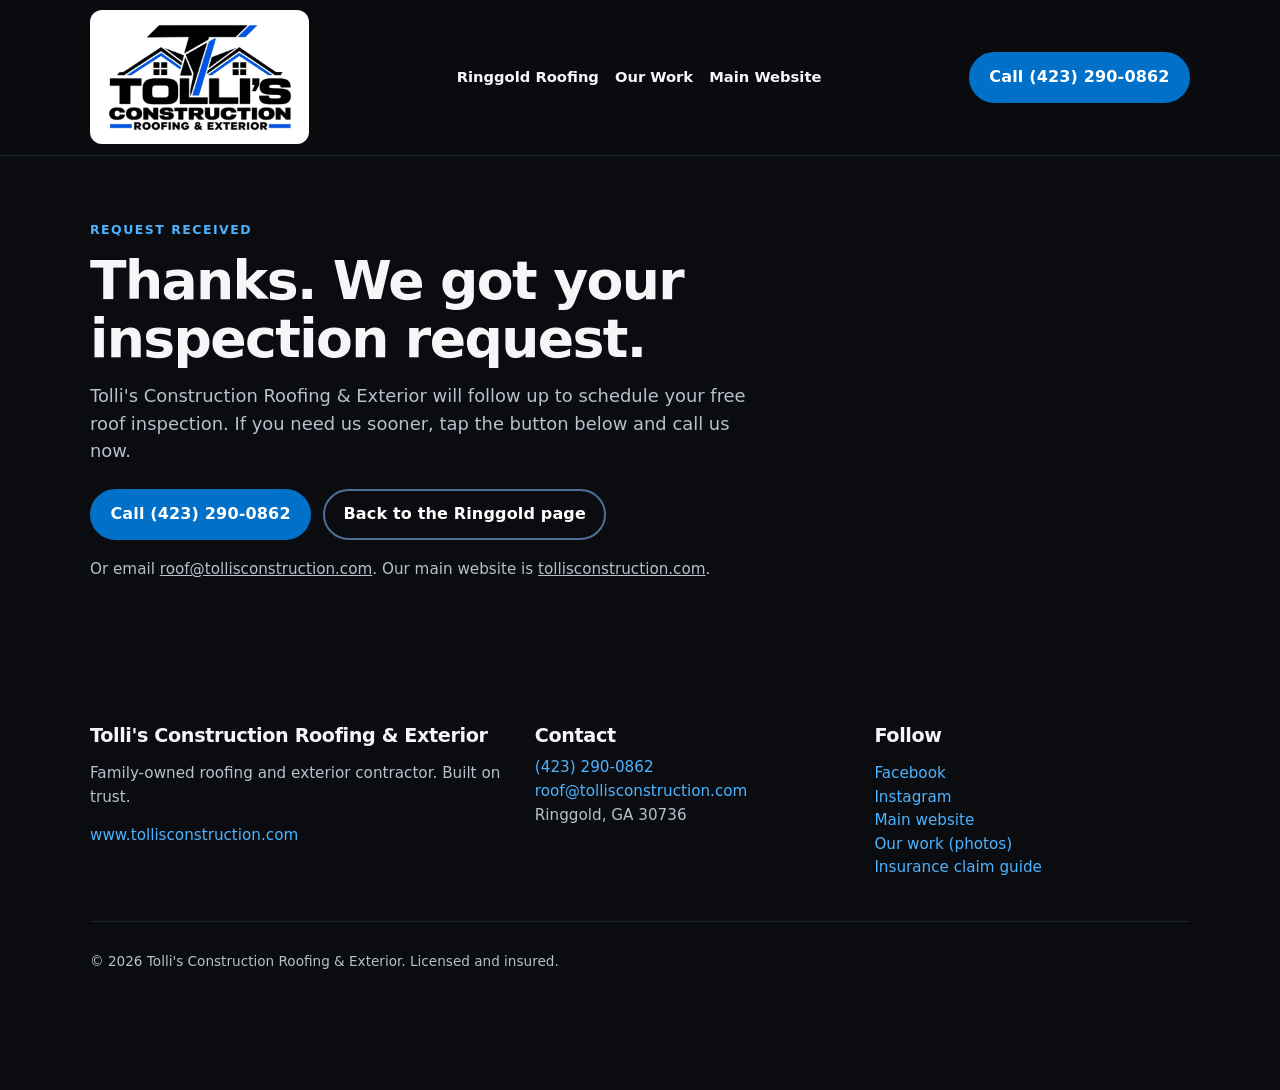
<file: thanks.html>
<!DOCTYPE html>
<html lang="en">
<head>
  <meta charset="utf-8">
  <meta name="viewport" content="width=device-width, initial-scale=1">
  <title>Inspection request received | Tolli's Construction Roofing &amp; Exterior</title>
  <meta name="description" content="Your free roof inspection request was received. Tolli's Construction will follow up, or call (423) 290-0862.">
  <link rel="canonical" href="https://tollisexcavation-lang.github.io/ringgold-roofing/thanks.html">
  <meta name="robots" content="noindex,follow">
  <meta property="og:site_name" content="Tolli's Construction Roofing &amp; Exterior">
  <meta property="og:title" content="Inspection request received | Tolli's Construction Roofing &amp; Exterior">
  <meta property="og:url" content="https://tollisexcavation-lang.github.io/ringgold-roofing/thanks.html">
  <meta property="og:image" content="https://tollisexcavation-lang.github.io/ringgold-roofing/assets/og.jpg">
  <meta property="og:image:width" content="1200">
  <meta property="og:image:height" content="630">
  <meta name="twitter:card" content="summary_large_image">
  <meta name="twitter:image" content="https://tollisexcavation-lang.github.io/ringgold-roofing/assets/og.jpg">
  <meta name="theme-color" content="#0a0c10">
  <link rel="icon" href="assets/favicon.ico" sizes="any">
  <link rel="icon" type="image/png" sizes="32x32" href="assets/favicon-32.png">
  <link rel="apple-touch-icon" href="assets/apple-touch-icon.png">
  <link rel="preload" as="image" href="assets/logo.webp" type="image/webp">
  <link rel="stylesheet" href="styles.css">
  <script src="assets/utm.js" defer></script>
</head>
<body>
  <a class="skip" href="#main">Skip to content</a>
  <header class="site">
    <div class="wrap nav">
      <a class="brand" href="./" aria-label="Tolli's Construction Roofing &amp; Exterior">
        <picture>
          <source srcset="assets/logo.webp" type="image/webp">
          <img src="assets/logo.png" width="600" height="368" alt="Tolli's Construction Roofing &amp; Exterior logo">
        </picture>
      </a>
      <nav class="links" aria-label="Page">
        <a href="./">Ringgold Roofing</a>
        <a href="our-work/">Our Work</a>
        <a href="https://www.tollisconstruction.com">Main Website</a>
      </nav>
      <a class="btn btn-call" href="tel:+14232900862">Call (423) 290-0862</a>
    </div>
  </header>
  <main id="main">
    <section class="thanks">
      <div class="wrap">
        <p class="kicker">Request received</p>
        <h1>Thanks. We got your inspection request.</h1>
        <p class="lede">Tolli's Construction Roofing &amp; Exterior will follow up to schedule your free roof inspection. If you need us sooner, tap the button below and call us now.</p>
        <div class="cta-row">
          <a class="btn btn-call" href="tel:+14232900862">Call (423) 290-0862</a>
          <a class="btn btn-ghost" href="./">Back to the Ringgold page</a>
        </div>
        <p class="fine">Or email <a href="mailto:roof@tollisconstruction.com">roof@tollisconstruction.com</a>. Our main website is <a href="https://www.tollisconstruction.com">tollisconstruction.com</a>.</p>
      </div>
    </section>
  </main>
  <footer class="site">
    <div class="wrap cols">
      <div>
        <h2>Tolli's Construction Roofing &amp; Exterior</h2>
        <p>Family-owned roofing and exterior contractor. Built on trust.</p>
        <p><a href="https://www.tollisconstruction.com">www.tollisconstruction.com</a></p>
      </div>
      <div>
        <h2>Contact</h2>
        <address>
          <a href="tel:+14232900862">(423) 290-0862</a><br>
          <a href="mailto:roof@tollisconstruction.com">roof@tollisconstruction.com</a><br>
          Ringgold, GA 30736
        </address>
      </div>
      <div>
        <h2>Follow</h2>
        <p>
          <a href="https://www.facebook.com/people/Tollis-Construction-Roofing-Exterior/61579625409504/">Facebook</a><br>
          <a href="https://www.instagram.com/tollisconstruction/">Instagram</a><br>
          <a href="https://www.tollisconstruction.com">Main website</a><br>
          <a href="our-work/">Our work (photos)</a><br>
          <a href="insurance-claim-guide/">Insurance claim guide</a>
        </p>
      </div>
    </div>
    <div class="wrap legal">
      <p>&copy; 2026 Tolli's Construction Roofing &amp; Exterior. Licensed and insured.</p>
    </div>
  </footer>
  <div class="phone-bar" aria-label="Quick contact">
    <a class="btn btn-call" href="tel:+14232900862">Call now</a>
    <a class="btn btn-ghost" href="./">Back to site</a>
  </div>
</body>
</html>
</file>
<file: styles.css>
:root {
  --bg: #0a0c10;
  --bg-2: #12151c;
  --bg-3: #1a1f29;
  --blue: #0070c8;
  --blue-2: #4db3ff;
  --line: #1d3f66;
  --text: #f4f6f8;
  --muted: #b7c0cc;
  --white: #fff;
  --radius: 14px;
  --max: 1100px;
}
* { box-sizing: border-box; }
html { scroll-behavior: smooth; }
body {
  margin: 0;
  font-family: system-ui, -apple-system, "Segoe UI", Roboto, Helvetica, Arial, sans-serif;
  background: var(--bg);
  color: var(--text);
  line-height: 1.55;
  -webkit-font-smoothing: antialiased;
}
img { max-width: 100%; height: auto; border: 0; }
a { color: var(--blue-2); }
a:focus-visible, button:focus-visible {
  outline: 2px solid var(--blue-2);
  outline-offset: 3px;
}
.skip {
  position: absolute;
  left: -999px;
  top: 0;
  background: var(--blue);
  color: #fff;
  padding: .6rem 1rem;
  z-index: 100;
}
.skip:focus { left: .75rem; top: .75rem; }
.wrap { width: min(var(--max), calc(100% - 2rem)); margin-inline: auto; }
header.site {
  position: sticky;
  top: 0;
  z-index: 40;
  background: rgba(10,12,16,.92);
  backdrop-filter: blur(10px);
  border-bottom: 1px solid #1c2430;
}
.nav {
  display: flex;
  align-items: center;
  justify-content: space-between;
  gap: 1rem;
  padding: .65rem 0;
}
.brand {
  display: flex;
  align-items: center;
  text-decoration: none;
  color: inherit;
  background: #fff;
  border-radius: 12px;
  padding: .35rem .6rem;
}
.brand img { width: 200px; height: auto; display: block; }
nav.links { display: flex; gap: 1rem; align-items: center; flex-wrap: wrap; }
nav.links a {
  color: var(--text);
  text-decoration: none;
  font-size: .92rem;
  font-weight: 600;
}
nav.links a:hover { color: var(--blue-2); }
.btn {
  display: inline-flex;
  align-items: center;
  justify-content: center;
  gap: .4rem;
  min-height: 48px;
  padding: .7rem 1.15rem;
  border-radius: 999px;
  font-weight: 700;
  text-decoration: none;
  border: 2px solid transparent;
  letter-spacing: .01em;
  font: inherit;
  cursor: pointer;
}
a.btn { font-weight: 700; }
.btn-call { background: var(--blue); color: #fff; border-color: var(--blue); }
.btn-call:hover { background: #0a82e0; }
.btn-ghost { background: transparent; color: #fff; border-color: #4d6f95; }
.btn-ghost:hover { border-color: var(--blue-2); color: var(--blue-2); }
.hero {
  position: relative;
  isolation: isolate;
  padding: 3.2rem 0 4rem;
}
.hero::before {
  content: "";
  position: absolute;
  inset: 0;
  z-index: -1;
  background:
    linear-gradient(180deg, rgba(10,12,16,.55) 0%, rgba(10,12,16,.82) 55%, var(--bg) 100%),
    url("hero.jpg") center / cover no-repeat;
}
.kicker {
  color: var(--blue-2);
  font-weight: 700;
  text-transform: uppercase;
  letter-spacing: .12em;
  font-size: .78rem;
  margin: 0 0 .8rem;
}
h1 {
  font-size: clamp(2rem, 5vw, 3.35rem);
  line-height: 1.08;
  letter-spacing: -.03em;
  margin: 0 0 .9rem;
  max-width: 18ch;
}
.lede {
  font-size: 1.12rem;
  color: var(--muted);
  max-width: 42rem;
  margin: 0 0 1.5rem;
}
.cta-row { display: flex; flex-wrap: wrap; gap: .75rem; margin-bottom: 1.1rem; }
.fine { color: var(--muted); font-size: .95rem; }
.fine a { color: inherit; }
section { padding: 3.25rem 0; }
#inspect, #services, #storm, #emergency, #why, #area, #faq { scroll-margin-top: 5.5rem; }
h2 {
  font-size: clamp(1.6rem, 3.2vw, 2.15rem);
  letter-spacing: -.02em;
  line-height: 1.15;
  margin: 0 0 .6rem;
}
.sub { color: var(--muted); margin: 0 0 1.6rem; max-width: 40rem; }
.grid {
  display: grid;
  grid-template-columns: repeat(auto-fit, minmax(230px, 1fr));
  gap: 1rem;
}
.card {
  background: var(--bg-2);
  border: 1px solid #1c2430;
  border-radius: var(--radius);
  padding: 1.2rem 1.2rem 1.3rem;
}
.card h3 { margin: 0 0 .4rem; font-size: 1.12rem; }
.card p { margin: 0; color: var(--muted); }
.split {
  display: grid;
  grid-template-columns: 1.1fr .9fr;
  gap: 1.5rem;
  align-items: start;
}
.panel {
  background: var(--bg-2);
  border: 1px solid var(--line);
  border-radius: var(--radius);
  padding: 1.4rem;
}
.panel ul { margin: .6rem 0 0; padding-left: 1.1rem; color: var(--muted); }
.panel li { margin: .35rem 0; }
.panel h3 { margin: 0; font-size: 1.15rem; }
.why { margin: 0; padding-left: 1.1rem; }
.why li { margin: .55rem 0; color: var(--muted); }
.why strong { color: var(--text); }
.towns {
  display: flex;
  flex-wrap: wrap;
  gap: .5rem;
}
.town {
  background: var(--bg-3);
  border: 1px solid #2a3546;
  border-radius: 999px;
  padding: .45rem .85rem;
  font-weight: 600;
  font-size: .95rem;
  color: inherit;
  text-decoration: none;
  display: inline-block;
}
a.town:hover { border-color: var(--blue-2); color: var(--blue-2); }
.town.current { border-color: var(--blue-2); color: var(--blue-2); }
.related { margin: 1.4rem 0 .6rem; color: var(--muted); font-weight: 700; }
details {
  background: var(--bg-2);
  border: 1px solid #1c2430;
  border-radius: 12px;
  padding: .85rem 1rem;
  margin: 0 0 .6rem;
}
summary {
  cursor: pointer;
  font-weight: 700;
  list-style: none;
}
summary::-webkit-details-marker { display: none; }
summary::after {
  content: "+";
  float: right;
  color: var(--blue-2);
  font-weight: 700;
}
details[open] summary::after { content: "–"; }
details p { color: var(--muted); margin: .7rem 0 0; }
.cta-band {
  background: linear-gradient(180deg, var(--bg-2), #0e1622);
  border-top: 1px solid var(--line);
  border-bottom: 1px solid var(--line);
  text-align: center;
}
.cta-band p { color: var(--muted); margin: 0 auto 1.2rem; max-width: 36rem; }
.cta-band .cta-row { justify-content: center; }
.inspect { padding-top: 2.4rem; }
.inspect-layout {
  display: grid;
  grid-template-columns: 1fr 1.05fr;
  gap: 1.6rem;
  align-items: start;
}
.lead-form { display: grid; gap: .85rem; }
.lead-form .field { display: block; }
.lead-form label {
  display: block;
  font-weight: 700;
  font-size: .92rem;
  margin-bottom: .35rem;
}
.lead-form .req { color: var(--blue-2); }
.lead-form input[type="text"],
.lead-form input[type="email"],
.lead-form input[type="tel"] {
  width: 100%;
  min-height: 48px;
  padding: .7rem .9rem;
  border-radius: 10px;
  border: 1px solid #2a3546;
  background: var(--bg-3);
  color: var(--text);
  font: inherit;
}
.lead-form input:focus {
  outline: 2px solid var(--blue-2);
  outline-offset: 2px;
  border-color: var(--blue);
}
.lead-form button[type="submit"] {
  width: 100%;
  margin-top: .15rem;
}
.hp {
  position: absolute !important;
  left: -9999px !important;
  height: 1px !important;
  width: 1px !important;
  overflow: hidden !important;
}
.form-note { margin: .2rem 0 0; font-size: .9rem; color: var(--muted); }
.thanks { padding: 4rem 0 5.5rem; }
.thanks h1 { max-width: 18ch; }
footer.site {
  padding: 2.5rem 0 6.5rem;
  color: var(--muted);
  font-size: .95rem;
}
footer.site h2 { font-size: 1.2rem; color: var(--text); }
footer .cols {
  display: grid;
  grid-template-columns: 1.2fr .9fr .9fr;
  gap: 1.5rem;
}
footer a { color: var(--blue-2); text-decoration: none; }
footer a:hover { text-decoration: underline; }
address { font-style: normal; }
.legal { margin-top: 1.6rem; padding-top: 1rem; border-top: 1px solid #1c2430; font-size: .85rem; }
.phone-bar {
  display: none;
  position: fixed;
  left: 0; right: 0; bottom: 0;
  z-index: 50;
  background: #0e1218;
  border-top: 1px solid var(--line);
  padding: .55rem .7rem calc(.55rem + env(safe-area-inset-bottom));
  gap: .5rem;
}
.phone-bar .btn { flex: 1; }
@media (max-width: 800px) {
  .split, footer .cols, .inspect-layout { grid-template-columns: 1fr; }
  nav.links { display: none; }
  .brand img { width: 160px; }
  .hero { padding-top: 2.2rem; }
  .phone-bar { display: flex; }
}

/* ---- Insurance guide steps ---- */
.hero-slim { padding: 2.6rem 0 2.4rem; }
.steps { list-style: none; counter-reset: step; margin: 0; padding: 0; display: grid; gap: .8rem; }
.step {
  counter-increment: step;
  position: relative;
  background: var(--bg-2);
  border: 1px solid #1c2430;
  border-radius: var(--radius);
  padding: 1.1rem 1.2rem 1.15rem 4.1rem;
}
.step::before {
  content: counter(step);
  position: absolute;
  left: 1.1rem; top: 1.05rem;
  width: 2.2rem; height: 2.2rem;
  border-radius: 50%;
  background: var(--blue);
  color: #fff;
  font-weight: 800;
  display: grid; place-items: center;
}
.step h3 { margin: 0 0 .3rem; font-size: 1.1rem; }
.step p { margin: 0; color: var(--muted); }

/* ---- Our work gallery ---- */
.gallery {
  display: grid;
  grid-template-columns: repeat(auto-fill, minmax(260px, 1fr));
  gap: 1rem;
  margin-top: 1rem;
}
.gallery-feature { grid-template-columns: 1fr; }
.shot {
  margin: 0;
  background: var(--bg-2);
  border: 1px solid #1c2430;
  border-radius: var(--radius);
  overflow: hidden;
  display: flex; flex-direction: column;
}
.shot a { display: block; }
.shot img { display: block; width: 100%; aspect-ratio: 4 / 3; object-fit: cover; }
.shot-wide img { aspect-ratio: auto; max-height: 620px; object-fit: contain; background: #000; }
.shot figcaption { padding: .7rem .9rem .85rem; color: var(--muted); font-size: .93rem; }
.stage {
  display: inline-block;
  font-size: .72rem; font-weight: 800; letter-spacing: .06em; text-transform: uppercase;
  padding: .15rem .5rem; border-radius: 999px; margin-right: .35rem;
  background: var(--bg-3); color: var(--blue-2); border: 1px solid #2a3546;
}
.stage-after { background: var(--blue); color: #fff; border-color: var(--blue); }
.stage-before { background: #3a2a10; color: #ffd18a; border-color: #5a4220; }
.gallery-note { margin-top: 1.2rem; }

/* ---- Review redirect page ---- */
.review-wrap { min-height: 100vh; display: grid; place-items: center; padding: 2rem 1rem; }
.review-card { max-width: 32rem; text-align: center; }
.review-card .cta-row { justify-content: center; }
.brand-lg { display: inline-flex; margin-bottom: 1.2rem; }
.brand-lg img { width: 260px; }

/* ---- Ad landing page ---- */
.ad-top { border-bottom: 1px solid #1c2430; background: rgba(10,12,16,.95); }
.ad-top-row { display: flex; align-items: center; justify-content: space-between; gap: 1rem; padding: .6rem 0; }
.ad-hero { padding: 1.8rem 0 2.2rem; }
.ad-layout { display: grid; grid-template-columns: 1fr 1fr; gap: 1.6rem; align-items: start; }
.ad-copy h1 { font-size: clamp(2rem, 5vw, 3.1rem); margin: .2rem 0 .9rem; line-height: 1.08; }
.ad-bullets { margin: 0 0 1.2rem; padding: 0; list-style: none; display: grid; gap: .55rem; }
.ad-bullets li { position: relative; padding-left: 1.7rem; color: var(--muted); }
.ad-bullets li::before { content: "\2713"; position: absolute; left: 0; top: 0; color: var(--blue-2); font-weight: 900; }
.ad-bullets strong { color: var(--text); }
.trust { margin: 1.4rem 0 0; text-align: center; color: var(--muted); font-size: .92rem; font-weight: 600; }
.ad-foot { padding: 1.5rem 0 6rem; color: var(--muted); font-size: .85rem; text-align: center; border-top: 1px solid #1c2430; }
.ad-foot a { color: var(--blue-2); text-decoration: none; }
@media (max-width: 800px) {
  .ad-layout { grid-template-columns: 1fr; gap: 1rem; }
  .ad-hero { padding-top: 1rem; }
  .ad-copy h1 { margin-bottom: .6rem; }
  .ad-bullets { gap: .35rem; margin-bottom: .2rem; font-size: .95rem; }
  .ad-call { display: none; }
  .ad-top .btn { min-height: 42px; padding: .5rem .9rem; font-size: .9rem; }
  .step { padding-left: 3.6rem; }
  .step::before { left: .85rem; }
}
.hero-work::before {
  background:
    linear-gradient(180deg, rgba(10,12,16,.6) 0%, rgba(10,12,16,.85) 60%, var(--bg) 100%),
    url("our-work/img/finished-aerial-900.webp") center / cover no-repeat;
}
.show-sm { display: none; }
@media (max-width: 800px) {
  .hide-sm { display: none; }
  .show-sm { display: inline; }
}
</file>
